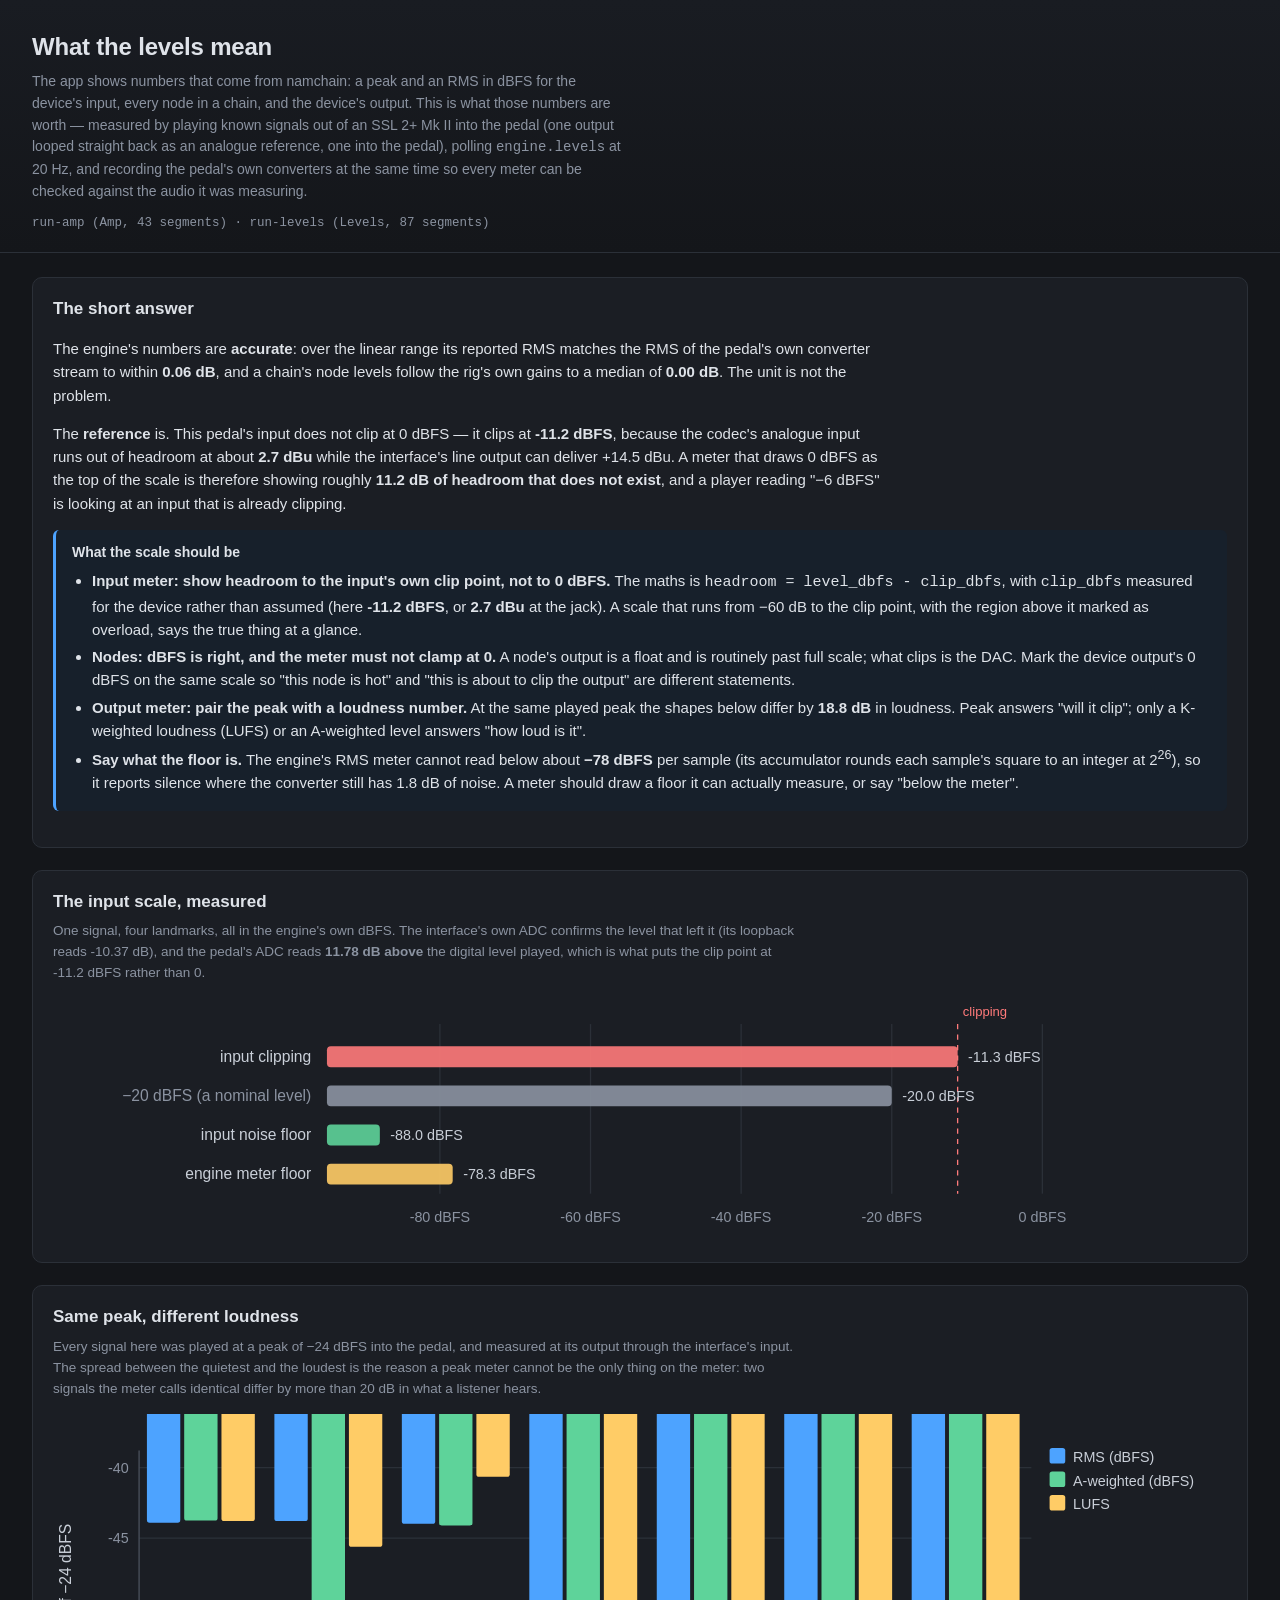
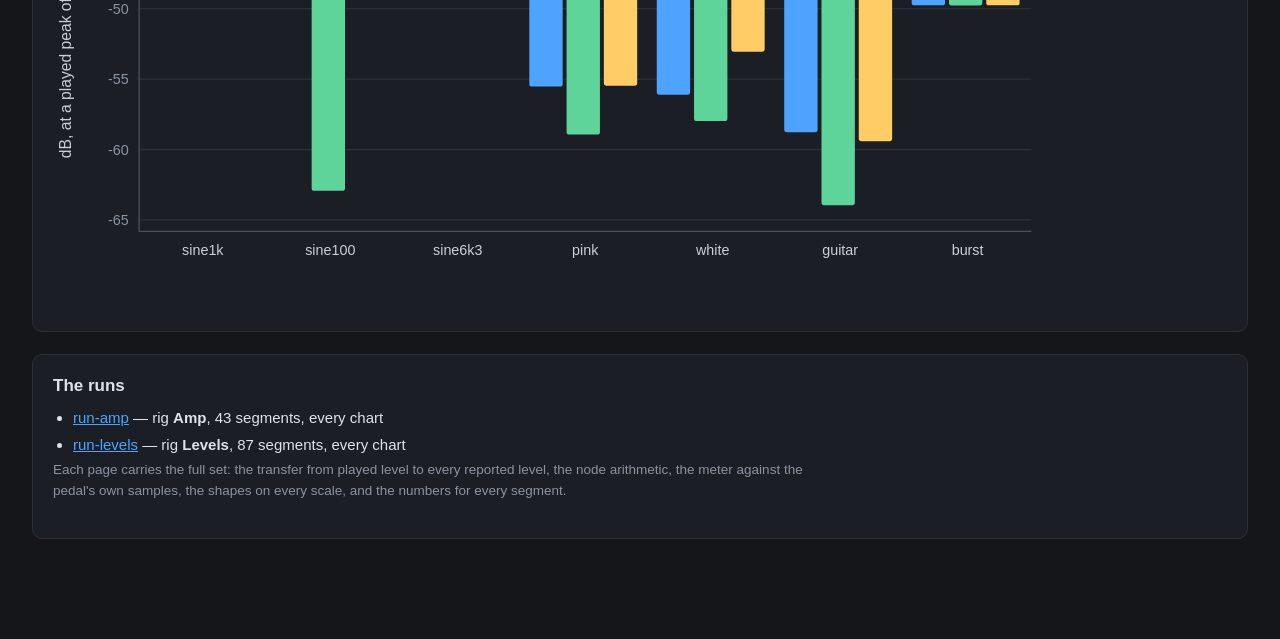
<file: bench-results/2026-10-06-level-scales/index.html>
<!doctype html>
<html lang="en">
<head>
<meta charset="utf-8">
<meta name="viewport" content="width=device-width, initial-scale=1">
<title>Level scales — what the pedal's numbers mean</title>
<style>/* style.css — the campaign's page: a dark report, sized for graphs and long enough to read. */
:root {
  --bg: #14161a;
  --panel: #1b1e24;
  --panel-2: #21252c;
  --line: #2b3038;
  --text: #dfe3e9;
  --dim: #8b93a1;
  --accent: #4da3ff;
  --good: #5ed39a;
  --warn: #ffcc66;
  --bad: #ff7a7a;
}
* { box-sizing: border-box; }
body {
  margin: 0;
  background: var(--bg);
  color: var(--text);
  font: 15px/1.55 -apple-system, BlinkMacSystemFont, "SF Pro Text", "Helvetica Neue", sans-serif;
}
header {
  padding: 28px 32px 18px;
  border-bottom: 1px solid var(--line);
  background: linear-gradient(180deg, #191c22, #14161a);
}
header h1 { margin: 0 0 6px; font-size: 24px; letter-spacing: -0.2px; }
header .sub { color: var(--dim); font-size: 14px; max-width: 76ch; }
header .meta { margin-top: 12px; color: var(--dim); font-size: 12.5px; font-family: ui-monospace, SFMono-Regular, Menlo, monospace; }
main { padding: 24px 32px 80px; max-width: 1400px; margin: 0 auto; }
.card {
  background: var(--panel);
  border: 1px solid var(--line);
  border-radius: 10px;
  padding: 18px 20px 22px;
  margin: 0 0 22px;
}
.card h2 { margin: 0 0 6px; font-size: 17px; }
.card h3 { margin: 18px 0 6px; font-size: 14px; color: var(--text); }
.card p.note { margin: 0 0 14px; color: var(--dim); font-size: 13.5px; max-width: 100ch; }
.card p { max-width: 100ch; }
.chart { width: 100%; height: auto; display: block; }
.legend-entry text { pointer-events: none; }
.tooltip {
  position: fixed; pointer-events: none; opacity: 0; transition: opacity .08s;
  background: #0d0f12; border: 1px solid var(--line); border-radius: 6px;
  padding: 8px 10px; font-size: 12px; color: var(--text); z-index: 40; max-width: 320px;
}
.tooltip .tip-head { color: var(--dim); margin-bottom: 4px; }
.tooltip .dot { display: inline-block; width: 8px; height: 8px; border-radius: 2px; margin-right: 5px; }
.dim { color: var(--dim); }
.table-wrap { overflow-x: auto; max-height: 460px; overflow-y: auto; border: 1px solid var(--line); border-radius: 8px; }
table { border-collapse: collapse; width: 100%; font-size: 12.5px; font-variant-numeric: tabular-nums; }
th, td { text-align: right; padding: 6px 10px; border-bottom: 1px solid var(--line); white-space: nowrap; }
th:first-child, td:first-child { text-align: left; }
thead th { position: sticky; top: 0; background: var(--panel-2); color: var(--dim); font-weight: 600; }
tbody tr:hover { background: #23272f; }
.controls { display: flex; flex-wrap: wrap; gap: 8px; margin: 4px 0 14px; align-items: center; }
.controls label { color: var(--dim); font-size: 12.5px; margin-right: 2px; }
button {
  background: var(--panel-2); color: var(--text); border: 1px solid var(--line);
  border-radius: 6px; padding: 5px 10px; font-size: 12.5px; cursor: pointer;
}
button:hover { border-color: #3d4551; }
button.active { border-color: var(--accent); color: #fff; background: #1d2733; }
.grid2 { display: grid; grid-template-columns: repeat(auto-fit, minmax(420px, 1fr)); gap: 22px; }
.kv { display: grid; grid-template-columns: max-content 1fr; gap: 4px 16px; font-size: 13px; }
.kv div:nth-child(odd) { color: var(--dim); }
.kv div:nth-child(even) { font-variant-numeric: tabular-nums; }
.legend-inline { display: flex; gap: 16px; flex-wrap: wrap; color: var(--dim); font-size: 12.5px; margin: 8px 0 0; }
.swatch { display: inline-block; width: 10px; height: 10px; border-radius: 2px; margin-right: 6px; }
ul.tight { margin: 6px 0 0 0; padding-left: 20px; }
ul.tight li { margin-bottom: 4px; }
.badge { display: inline-block; padding: 1px 7px; border-radius: 999px; font-size: 11.5px; border: 1px solid var(--line); color: var(--dim); }
.badge.good { color: var(--good); border-color: #2a4c3c; }
.badge.warn { color: var(--warn); border-color: #4c422a; }
.badge.bad { color: var(--bad); border-color: #4c2f2f; }

a { color: var(--accent); }
.recommend { background: #17202b; border-left: 3px solid var(--accent); padding: 12px 16px; border-radius: 6px; margin: 14px 0; }
.recommend h3 { margin-top: 0; }
</style>
</head>
<body>
<header>
  <h1>What the levels mean</h1>
  <div class="sub">
    The app shows numbers that come from namchain: a peak and an RMS in dBFS for the device's input,
    every node in a chain, and the device's output. This is what those numbers are worth — measured
    by playing known signals out of an SSL 2+ Mk II into the pedal (one output looped straight back
    as an analogue reference, one into the pedal), polling <code>engine.levels</code> at 20 Hz, and
    recording the pedal's own converters at the same time so every meter can be checked against the
    audio it was measuring.
  </div>
  <div class="meta">run-amp (Amp, 43 segments) · run-levels (Levels, 87 segments)</div>
</header>
<main>
  <section class="card">
    <h2>The short answer</h2>
    <p>
      The engine's numbers are <b>accurate</b>: over the linear range its reported RMS matches the
      RMS of the pedal's own converter stream to within <b>0.06 dB</b>, and a chain's node levels
      follow the rig's own gains to a median of <b>0.00 dB</b>. The unit is not the problem.
    </p>
    <p>
      The <b>reference</b> is. This pedal's input does not clip at 0 dBFS — it clips at
      <b>-11.2 dBFS</b>, because the codec's analogue input runs out of headroom at about
      <b>2.7 dBu</b> while the interface's line output can deliver +14.5 dBu. A meter that draws
      0 dBFS as the top of the scale is therefore showing roughly <b>11.2 dB of headroom that does not
      exist</b>, and a player reading "−6 dBFS" is looking at an input that is already clipping.
    </p>
    <div class="recommend">
      <h3>What the scale should be</h3>
      <ul class="tight">
        <li><b>Input meter: show headroom to the input's own clip point, not to 0 dBFS.</b>
            The maths is <code>headroom = level_dbfs - clip_dbfs</code>, with <code>clip_dbfs</code>
            measured for the device rather than assumed (here <b>-11.2 dBFS</b>, or <b>2.7 dBu</b> at the
            jack). A scale that runs from −60 dB to the clip point, with the region above it marked
            as overload, says the true thing at a glance.</li>
        <li><b>Nodes: dBFS is right, and the meter must not clamp at 0.</b> A node's output is a
            float and is routinely past full scale; what clips is the DAC. Mark the device output's
            0 dBFS on the same scale so "this node is hot" and "this is about to clip the output"
            are different statements.</li>
        <li><b>Output meter: pair the peak with a loudness number.</b> At the same played peak the
            shapes below differ by <b>18.8 dB</b> in loudness. Peak answers "will it clip"; only a
            K-weighted loudness (LUFS) or an A-weighted level answers "how loud is it".</li>
        <li><b>Say what the floor is.</b> The engine's RMS meter cannot read below about
            <b>−78 dBFS</b> per sample (its accumulator rounds each sample's square to an integer at
            2<sup>26</sup>), so it reports silence where the converter still has 1.8 dB of noise. A
            meter should draw a floor it can actually measure, or say "below the meter".</li>
      </ul>
    </div>
  </section>

  <section class="card">
    <h2>The input scale, measured</h2>
    <p class="note">
      One signal, four landmarks, all in the engine's own dBFS. The interface's own ADC confirms the
      level that left it (its loopback reads -10.37 dB), and the pedal's ADC reads
      <b>11.78 dB above</b> the digital level played, which is what puts the clip point at -11.2 dBFS
      rather than 0.
    </p>
    <div id="ladder"></div>
  </section>

  <section class="card">
    <h2>Same peak, different loudness</h2>
    <p class="note">
      Every signal here was played at a peak of −24 dBFS into the pedal, and measured at its output
      through the interface's input. The spread between the quietest and the loudest is the reason a
      peak meter cannot be the only thing on the meter: two signals the meter calls identical differ
      by more than 20 dB in what a listener hears.
    </p>
    <div id="bars"></div>
  </section>

  <section class="card">
    <h2>The runs</h2>
    <ul class="tight"><li><a href="run-amp/index.html">run-amp</a> — rig <b>Amp</b>, 43 segments, every chart</li><li><a href="run-levels/index.html">run-levels</a> — rig <b>Levels</b>, 87 segments, every chart</li></ul>
    <p class="note">
      Each page carries the full set: the transfer from played level to every reported level, the
      node arithmetic, the meter against the pedal's own samples, the shapes on every scale, and the
      numbers for every segment.
    </p>
  </section>
</main>
<script>window.SUMMARY = {"ladder": [{"label": "input clipping", "value": -11.25, "colour": "#ff7a7a", "note": "measured: the first played level whose samples pin"}, {"label": "\u221220 dBFS (a nominal level)", "value": -20.0, "colour": "#8b93a1", "dim": true}, {"label": "input noise floor", "value": -87.97352793980866, "colour": "#5ed39a", "note": "A-weighted, interface connected and silent"}, {"label": "engine meter floor", "value": -78.3, "colour": "#ffcc66", "note": "the probe's accumulator rounds smaller samples to zero"}], "bars": {"categories": ["sine1k", "sine100", "sine6k3", "pink", "white", "guitar", "burst"], "series": [{"name": "RMS (dBFS)", "values": [-43.898821010232005, -43.787872335392564, -43.98567291067459, -55.52821961716471, -56.107896476924005, -58.773241132176366, -49.767766516727264]}, {"name": "A-weighted (dBFS)", "values": [-43.751248026474336, -62.93278542381918, -44.1011362199326, -58.94081778857835, -57.979032696113066, -63.94834732043596, -49.7753632287725]}, {"name": "LUFS", "values": [-43.789308036717365, -45.61331834426381, -40.64453104688438, -55.46787559287509, -53.05356845537995, -59.40995514799998, -49.761262146304006]}]}, "clip": -11.25};</script>
<script>/* app.js — the campaign's graphs, drawn from window.DATA with no dependencies.
 *
 * Three renderers, because the campaign has three kinds of question:
 *   line(host, spec)   how a number moves as the input level moves (transfer curves, loudness,
 *                      node levels, meter accuracy);
 *   bars(host, spec)   several measures of the *same* signal side by side (which scale says what);
 *   ladder(host, spec) where the level is at each stage of one signal, hot at the top.
 *
 * Every chart is an SVG built from a small spec, so a new question is a new spec rather than a new
 * library. Tooltips are shared: one div, positioned per chart on hover.
 */
(function () {
  "use strict";

  const PALETTE = ["#4da3ff", "#5ed39a", "#ffcc66", "#ff7a7a", "#c58cff",
                   "#66d9e8", "#f2a65a", "#a0e060", "#e07ab0", "#8fa3b8"];
  const COLOUR = { grid: "#2b3038", axis: "#4a515c", text: "#c9cfd8", dim: "#8b93a1" };

  const tooltip = document.createElement("div");
  tooltip.className = "tooltip";
  document.addEventListener("DOMContentLoaded", () => document.body.appendChild(tooltip));

  function svgElement(name, attributes) {
    const element = document.createElementNS("http://www.w3.org/2000/svg", name);
    for (const key in attributes) element.setAttribute(key, attributes[key]);
    return element;
  }

  function niceTicks(min, max, count) {
    if (!isFinite(min) || !isFinite(max) || min === max) return [min];
    const span = max - min;
    const raw = span / Math.max(1, count);
    const magnitude = Math.pow(10, Math.floor(Math.log10(raw)));
    const candidates = [1, 2, 2.5, 5, 10].map((m) => m * magnitude);
    const step = candidates.find((c) => c >= raw) || candidates[candidates.length - 1];
    const first = Math.ceil(min / step) * step;
    const ticks = [];
    for (let value = first; value <= max + step * 1e-6; value += step) {
      ticks.push(Math.abs(value) < step * 1e-6 ? 0 : value);
    }
    return ticks;
  }

  function formatTick(value, digits) {
    if (value === 0) return "0";
    const magnitude = Math.abs(value);
    if (magnitude >= 1000 || magnitude < 0.01) return value.toExponential(1);
    let places = digits;
    if (places === undefined) places = magnitude < 10 ? 2 : magnitude < 100 ? 1 : 0;
    return Number(value.toFixed(places)).toString();
  }

  function extent(values) {
    let min = Infinity, max = -Infinity;
    for (const value of values) {
      if (value === null || value === undefined || !isFinite(value)) continue;
      if (value < min) min = value;
      if (value > max) max = value;
    }
    if (min === Infinity) return [0, 1];
    if (min === max) return [min - 1, max + 1];
    return [min, max];
  }

  // ---------------------------------------------------------------- line charts

  function line(host, spec) {
    const width = 900, height = spec.height || 420;
    const margin = { top: 28, right: spec.rightMargin || 200, bottom: 52, left: 66 };
    const plotWidth = width - margin.left - margin.right;
    const plotHeight = height - margin.top - margin.bottom;

    const allX = [], allY = [];
    for (const series of spec.series) {
      for (const point of series.points) {
        if (point[0] === null || point[1] === null) continue;
        allX.push(spec.logX ? Math.log10(point[0]) : point[0]);
        allY.push(point[1]);
      }
    }
    let [xMin, xMax] = spec.xDomain || extent(allX);
    if (spec.logX) { xMin = Math.log10(xMin); xMax = Math.log10(xMax); }
    let [yMin, yMax] = spec.yDomain || extent(allY);
    const pad = (yMax - yMin) * 0.08 || 1;
    yMin -= pad; yMax += pad;

    const xOf = (value) => margin.left + ((spec.logX ? Math.log10(value) : value) - xMin) / (xMax - xMin) * plotWidth;
    const yOf = (value) => margin.top + plotHeight - (value - yMin) / (yMax - yMin) * plotHeight;

    const svg = svgElement("svg", { viewBox: `0 0 ${width} ${height}`, class: "chart" });

    for (const tick of niceTicks(yMin, yMax, 6)) {
      const y = yOf(tick);
      svg.appendChild(svgElement("line", { x1: margin.left, x2: margin.left + plotWidth, y1: y, y2: y, stroke: COLOUR.grid }));
      const label = svgElement("text", { x: margin.left - 8, y: y + 4, "text-anchor": "end", fill: COLOUR.dim, "font-size": 11 });
      label.textContent = formatTick(tick) + (spec.yUnit || "");
      svg.appendChild(label);
    }
    const xTicks = spec.logX
      ? niceTicks(xMin, xMax, 7).map((v) => Math.pow(10, v))
      : niceTicks(xMin, xMax, 7);
    for (const tick of xTicks) {
      const x = xOf(tick);
      if (x < margin.left - 1 || x > margin.left + plotWidth + 1) continue;
      svg.appendChild(svgElement("line", { x1: x, x2: x, y1: margin.top, y2: margin.top + plotHeight, stroke: COLOUR.grid }));
      const label = svgElement("text", { x, y: margin.top + plotHeight + 18, "text-anchor": "middle", fill: COLOUR.dim, "font-size": 11 });
      label.textContent = formatTick(tick, spec.xDigits);
      svg.appendChild(label);
    }
    svg.appendChild(svgElement("line", { x1: margin.left, x2: margin.left + plotWidth, y1: margin.top + plotHeight, y2: margin.top + plotHeight, stroke: COLOUR.axis }));
    svg.appendChild(svgElement("line", { x1: margin.left, x2: margin.left, y1: margin.top, y2: margin.top + plotHeight, stroke: COLOUR.axis }));

    const xLabel = svgElement("text", { x: margin.left + plotWidth / 2, y: height - 10, "text-anchor": "middle", fill: COLOUR.text, "font-size": 12 });
    xLabel.textContent = spec.xLabel || "";
    svg.appendChild(xLabel);
    if (spec.yLabel) {
      const yLabel = svgElement("text", { x: 14, y: margin.top + plotHeight / 2, "text-anchor": "middle", fill: COLOUR.text, "font-size": 12, transform: `rotate(-90 14 ${margin.top + plotHeight / 2})` });
      yLabel.textContent = spec.yLabel;
      svg.appendChild(yLabel);
    }

    for (const reference of spec.references || []) {
      const y = yOf(reference.y);
      if (y < margin.top || y > margin.top + plotHeight) continue;
      svg.appendChild(svgElement("line", { x1: margin.left, x2: margin.left + plotWidth, y1: y, y2: y, stroke: reference.colour || "#5a6472", "stroke-dasharray": "5 4", "stroke-width": 1 }));
      const label = svgElement("text", { x: margin.left + plotWidth - 4, y: y - 5, "text-anchor": "end", fill: reference.colour || COLOUR.dim, "font-size": 10 });
      label.textContent = reference.label;
      svg.appendChild(label);
    }

    const legend = svgElement("g", {});
    spec.series.forEach((series, index) => {
      const colour = series.colour || PALETTE[index % PALETTE.length];
      const points = series.points.filter((p) => p[1] !== null && p[1] !== undefined && isFinite(p[1]));
      if (!points.length) return;
      const path = points.map((p, i) => `${i ? "L" : "M"}${xOf(p[0]).toFixed(1)},${yOf(p[1]).toFixed(1)}`).join(" ");
      svg.appendChild(svgElement("path", { d: path, fill: "none", stroke: colour, "stroke-width": series.width || 2, "stroke-dasharray": series.dash || "none", opacity: series.opacity || 1 }));
      if (series.markers) {
        for (const p of points) {
          svg.appendChild(svgElement("circle", { cx: xOf(p[0]), cy: yOf(p[1]), r: series.markerRadius || 3, fill: colour }));
        }
      }
      const entry = svgElement("g", { class: "legend-entry", style: "cursor:pointer" });
      const y = margin.top + 6 + index * 18;
      entry.appendChild(svgElement("line", { x1: margin.left + plotWidth + 14, x2: margin.left + plotWidth + 34, y1: y, y2: y, stroke: colour, "stroke-width": 3, "stroke-dasharray": series.dash || "none" }));
      const text = svgElement("text", { x: margin.left + plotWidth + 39, y: y + 4, fill: COLOUR.text, "font-size": 11 });
      text.textContent = series.name;
      entry.appendChild(text);
      svg.appendChild(entry);
    });

    const hover = svgElement("line", { x1: 0, x2: 0, y1: margin.top, y2: margin.top + plotHeight, stroke: "#7d8798", "stroke-dasharray": "3 3", opacity: 0 });
    svg.appendChild(hover);
    svg.addEventListener("mousemove", (event) => {
      const box = svg.getBoundingClientRect();
      const px = (event.clientX - box.left) / box.width * width;
      const value = xMin + (px - margin.left) / plotWidth * (xMax - xMin);
      const x = spec.logX ? Math.pow(10, value) : value;
      hover.setAttribute("x1", px); hover.setAttribute("x2", px); hover.setAttribute("opacity", 1);
      const rows = spec.series.map((series, index) => {
        let best = null;
        for (const point of series.points) {
          if (point[1] === null || !isFinite(point[1])) continue;
          const distance = Math.abs(Math.log10(point[0]) - Math.log10(x));
          if (!best || distance < best.distance) best = { distance, point };
        }
        if (!best) return null;
        return `<div><span class="dot" style="background:${series.colour || PALETTE[index % PALETTE.length]}"></span>${series.name}: <b>${best.point[1].toFixed(2)}</b></div>`;
      }).filter(Boolean).join("");
      tooltip.innerHTML = `<div class="tip-head">${spec.xLabel || ""} ${formatTick(x, spec.xDigits)}</div>${rows}`;
      tooltip.style.opacity = 1;
      tooltip.style.left = Math.min(event.clientX + 14, window.innerWidth - 260) + "px";
      tooltip.style.top = (event.clientY + 14) + "px";
    });
    svg.addEventListener("mouseleave", () => { tooltip.style.opacity = 0; hover.setAttribute("opacity", 0); });

    host.appendChild(svg);
  }

  // ---------------------------------------------------------------- bar charts

  function bars(host, spec) {
    const width = 900, height = spec.height || 380;
    const margin = { top: 28, right: 150, bottom: 60, left: 66 };
    const plotWidth = width - margin.left - margin.right;
    const plotHeight = height - margin.top - margin.bottom;
    const values = spec.series.flatMap((s) => s.values.filter((v) => v !== null && isFinite(v)));
    let [yMin, yMax] = spec.yDomain || extent(values);
    const pad = (yMax - yMin) * 0.08 || 1;
    yMin -= pad; yMax += pad;
    const yOf = (value) => margin.top + plotHeight - (value - yMin) / (yMax - yMin) * plotHeight;

    const svg = svgElement("svg", { viewBox: `0 0 ${width} ${height}`, class: "chart" });
    for (const tick of niceTicks(yMin, yMax, 6)) {
      const y = yOf(tick);
      svg.appendChild(svgElement("line", { x1: margin.left, x2: margin.left + plotWidth, y1: y, y2: y, stroke: COLOUR.grid }));
      const label = svgElement("text", { x: margin.left - 8, y: y + 4, "text-anchor": "end", fill: COLOUR.dim, "font-size": 11 });
      label.textContent = formatTick(tick) + (spec.yUnit || "");
      svg.appendChild(label);
    }
    const groupWidth = plotWidth / spec.categories.length;
    const barWidth = Math.min(38, (groupWidth - 12) / spec.series.length);
    spec.categories.forEach((category, index) => {
      const centre = margin.left + groupWidth * (index + 0.5);
      spec.series.forEach((series, s) => {
        const value = series.values[index];
        if (value === null || !isFinite(value)) return;
        const x = centre - (spec.series.length * barWidth) / 2 + s * barWidth;
        const y = yOf(value);
        const zero = yOf(Math.max(yMin, 0));
        const rect = svgElement("rect", {
          x, y: Math.min(y, zero), width: barWidth - 3, height: Math.abs(zero - y),
          fill: series.colour || PALETTE[s % PALETTE.length], rx: 2,
        });
        rect.addEventListener("mouseenter", (event) => {
          tooltip.innerHTML = `<div class="tip-head">${category}</div><div><span class="dot" style="background:${series.colour || PALETTE[s % PALETTE.length]}"></span>${series.name}: <b>${value.toFixed(2)}</b></div>`;
          tooltip.style.opacity = 1;
          tooltip.style.left = (event.clientX + 14) + "px";
          tooltip.style.top = (event.clientY + 14) + "px";
        });
        rect.addEventListener("mouseleave", () => { tooltip.style.opacity = 0; });
        svg.appendChild(rect);
      });
      const label = svgElement("text", { x: centre, y: margin.top + plotHeight + 18, "text-anchor": "middle", fill: COLOUR.text, "font-size": 11 });
      label.textContent = category;
      svg.appendChild(label);
    });
    svg.appendChild(svgElement("line", { x1: margin.left, x2: margin.left + plotWidth, y1: margin.top + plotHeight, y2: margin.top + plotHeight, stroke: COLOUR.axis }));
    svg.appendChild(svgElement("line", { x1: margin.left, x2: margin.left, y1: margin.top, y2: margin.top + plotHeight, stroke: COLOUR.axis }));
    if (spec.yLabel) {
      const yLabel = svgElement("text", { x: 14, y: margin.top + plotHeight / 2, "text-anchor": "middle", fill: COLOUR.text, "font-size": 12, transform: `rotate(-90 14 ${margin.top + plotHeight / 2})` });
      yLabel.textContent = spec.yLabel;
      svg.appendChild(yLabel);
    }
    spec.series.forEach((series, index) => {
      const y = margin.top + 6 + index * 18;
      svg.appendChild(svgElement("rect", { x: margin.left + plotWidth + 14, y: y - 8, width: 12, height: 12, fill: series.colour || PALETTE[index % PALETTE.length], rx: 2 }));
      const text = svgElement("text", { x: margin.left + plotWidth + 32, y: y + 3, fill: COLOUR.text, "font-size": 11 });
      text.textContent = series.name;
      svg.appendChild(text);
    });
    host.appendChild(svg);
  }

  // ---------------------------------------------------------------- ladders

  function ladder(host, spec) {
    const rows = spec.rows;
    const width = 900;
    const rowHeight = 30;
    const height = rows.length * rowHeight + 66;
    const margin = { top: 30, right: 130, bottom: 36, left: 210 };
    const plotWidth = width - margin.left - margin.right;
    const values = rows.map((r) => r.value).filter((v) => v !== null && isFinite(v));
    let [xMin, xMax] = spec.xDomain || extent(values);
    if (spec.xDomain) { xMin = spec.xDomain[0]; xMax = spec.xDomain[1]; }
    const xOf = (value) => margin.left + (value - xMin) / (xMax - xMin) * plotWidth;

    const svg = svgElement("svg", { viewBox: `0 0 ${width} ${height}`, class: "chart" });
    for (const tick of niceTicks(xMin, xMax, 8)) {
      const x = xOf(tick);
      svg.appendChild(svgElement("line", { x1: x, x2: x, y1: margin.top - 10, y2: margin.top + rows.length * rowHeight, stroke: COLOUR.grid }));
      const label = svgElement("text", { x, y: height - 14, "text-anchor": "middle", fill: COLOUR.dim, "font-size": 11 });
      label.textContent = formatTick(tick) + (spec.xUnit || "");
      svg.appendChild(label);
    }
    for (const reference of spec.references || []) {
      const x = xOf(reference.x);
      svg.appendChild(svgElement("line", { x1: x, x2: x, y1: margin.top - 10, y2: margin.top + rows.length * rowHeight, stroke: reference.colour || "#6b7484", "stroke-dasharray": "4 4" }));
      const label = svgElement("text", { x: x + 4, y: margin.top - 16, fill: reference.colour || COLOUR.dim, "font-size": 10 });
      label.textContent = reference.label;
      svg.appendChild(label);
    }
    rows.forEach((row, index) => {
      const y = margin.top + index * rowHeight + rowHeight / 2;
      const label = svgElement("text", { x: margin.left - 12, y: y + 4, "text-anchor": "end", fill: row.dim ? COLOUR.dim : COLOUR.text, "font-size": 12 });
      label.textContent = row.label;
      svg.appendChild(label);
      if (row.value === null || !isFinite(row.value)) return;
      // A value below the axis is not drawn as a bar outside the plot: it gets a stub at the left
      // edge, because "quieter than this scale shows" is the fact worth seeing.
      const below = row.value < xMin;
      const left = xOf(xMin);
      const right = below ? left + 3 : xOf(row.value);
      const bar = svgElement("rect", {
        x: left, y: y - 8, width: Math.max(2, right - left), height: 16,
        fill: row.colour || PALETTE[0], rx: 3, opacity: row.opacity || 0.9,
      });
      bar.addEventListener("mouseenter", (event) => {
        tooltip.innerHTML = `<div class="tip-head">${row.label}</div><div><b>${row.value.toFixed(2)}</b> ${spec.xUnit || ""}${row.note ? "<br><span class='dim'>" + row.note + "</span>" : ""}</div>`;
        tooltip.style.opacity = 1;
        tooltip.style.left = (event.clientX + 14) + "px";
        tooltip.style.top = (event.clientY + 14) + "px";
      });
      bar.addEventListener("mouseleave", () => { tooltip.style.opacity = 0; });
      svg.appendChild(bar);
      const text = svgElement("text", { x: (below ? left + 10 : xOf(row.value) + 8), y: y + 4, fill: below ? COLOUR.dim : COLOUR.text, "font-size": 11 });
      text.textContent = (below ? "< " + xMin.toFixed(0) + " (" + row.value.toFixed(1) + ")" : row.value.toFixed(1)) + (spec.xUnit || "");
      svg.appendChild(text);
    });
    host.appendChild(svg);
  }

  // ---------------------------------------------------------------- page

  function el(tag, className, html) {
    const node = document.createElement(tag);
    if (className) node.className = className;
    if (html !== undefined) node.innerHTML = html;
    return node;
  }

  function section(title, note) {
    const wrapper = el("section", "card");
    wrapper.appendChild(el("h2", null, title));
    if (note) wrapper.appendChild(el("p", "note", note));
    return wrapper;
  }

  function table(host, columns, rows) {
    const html = [`<table><thead><tr>${columns.map((c) => `<th>${c.label}</th>`).join("")}</tr></thead><tbody>`];
    for (const row of rows) {
      html.push(`<tr>${columns.map((c) => `<td>${c.get(row)}</td>`).join("")}</tr>`);
    }
    html.push("</tbody></table>");
    const wrapper = el("div", "table-wrap", html.join(""));
    host.appendChild(wrapper);
  }

  window.Campaign = { line, bars, ladder, section, table, el, PALETTE, COLOUR };
})();
</script>
<script>
(function () {
  const { ladder, bars } = window.Campaign;
  const data = window.SUMMARY;
  ladder(document.getElementById("ladder"), {
    rows: data.ladder, xUnit: " dBFS", xDomain: [-95, 2],
    references: [{ x: data.clip, label: "clipping", colour: "#ff7a7a" }],
  });
  bars(document.getElementById("bars"), Object.assign({ yLabel: "dB, at a played peak of −24 dBFS" }, data.bars));
})();
</script>
</body>
</html>
</file>
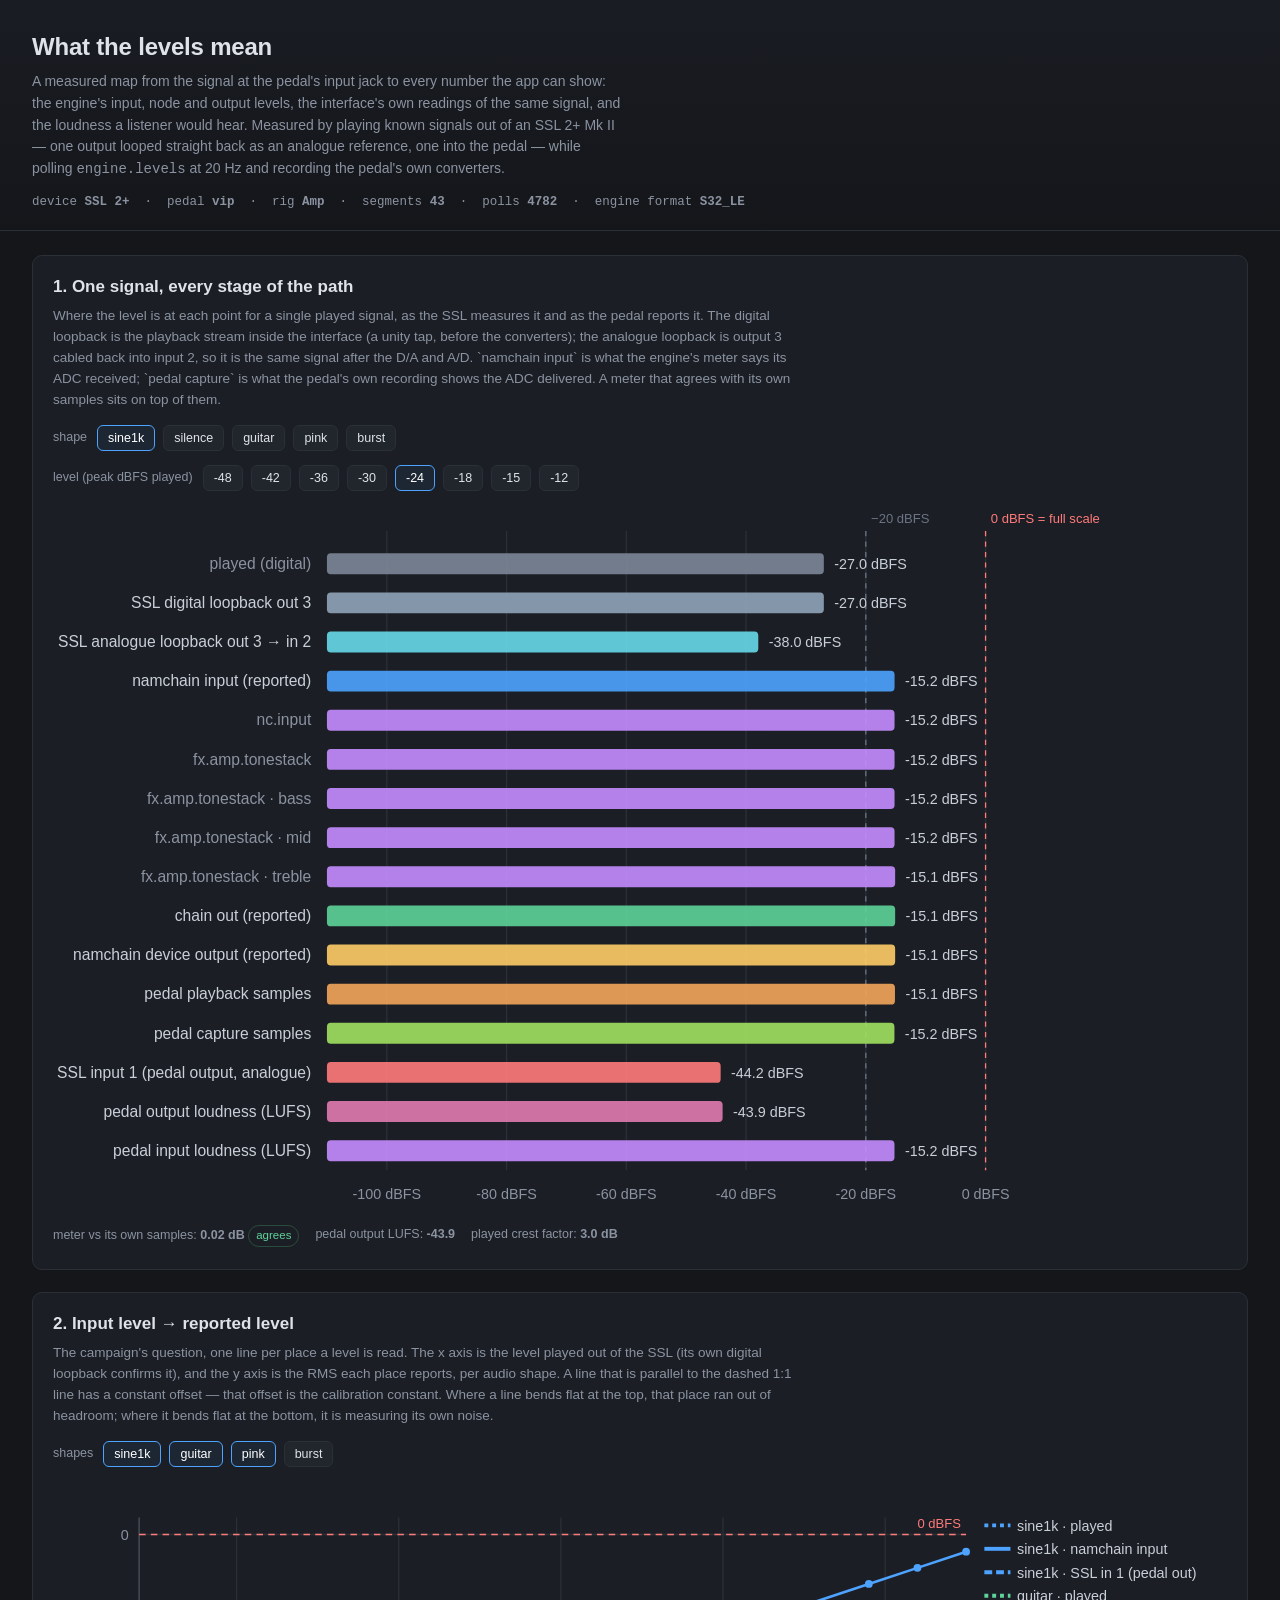
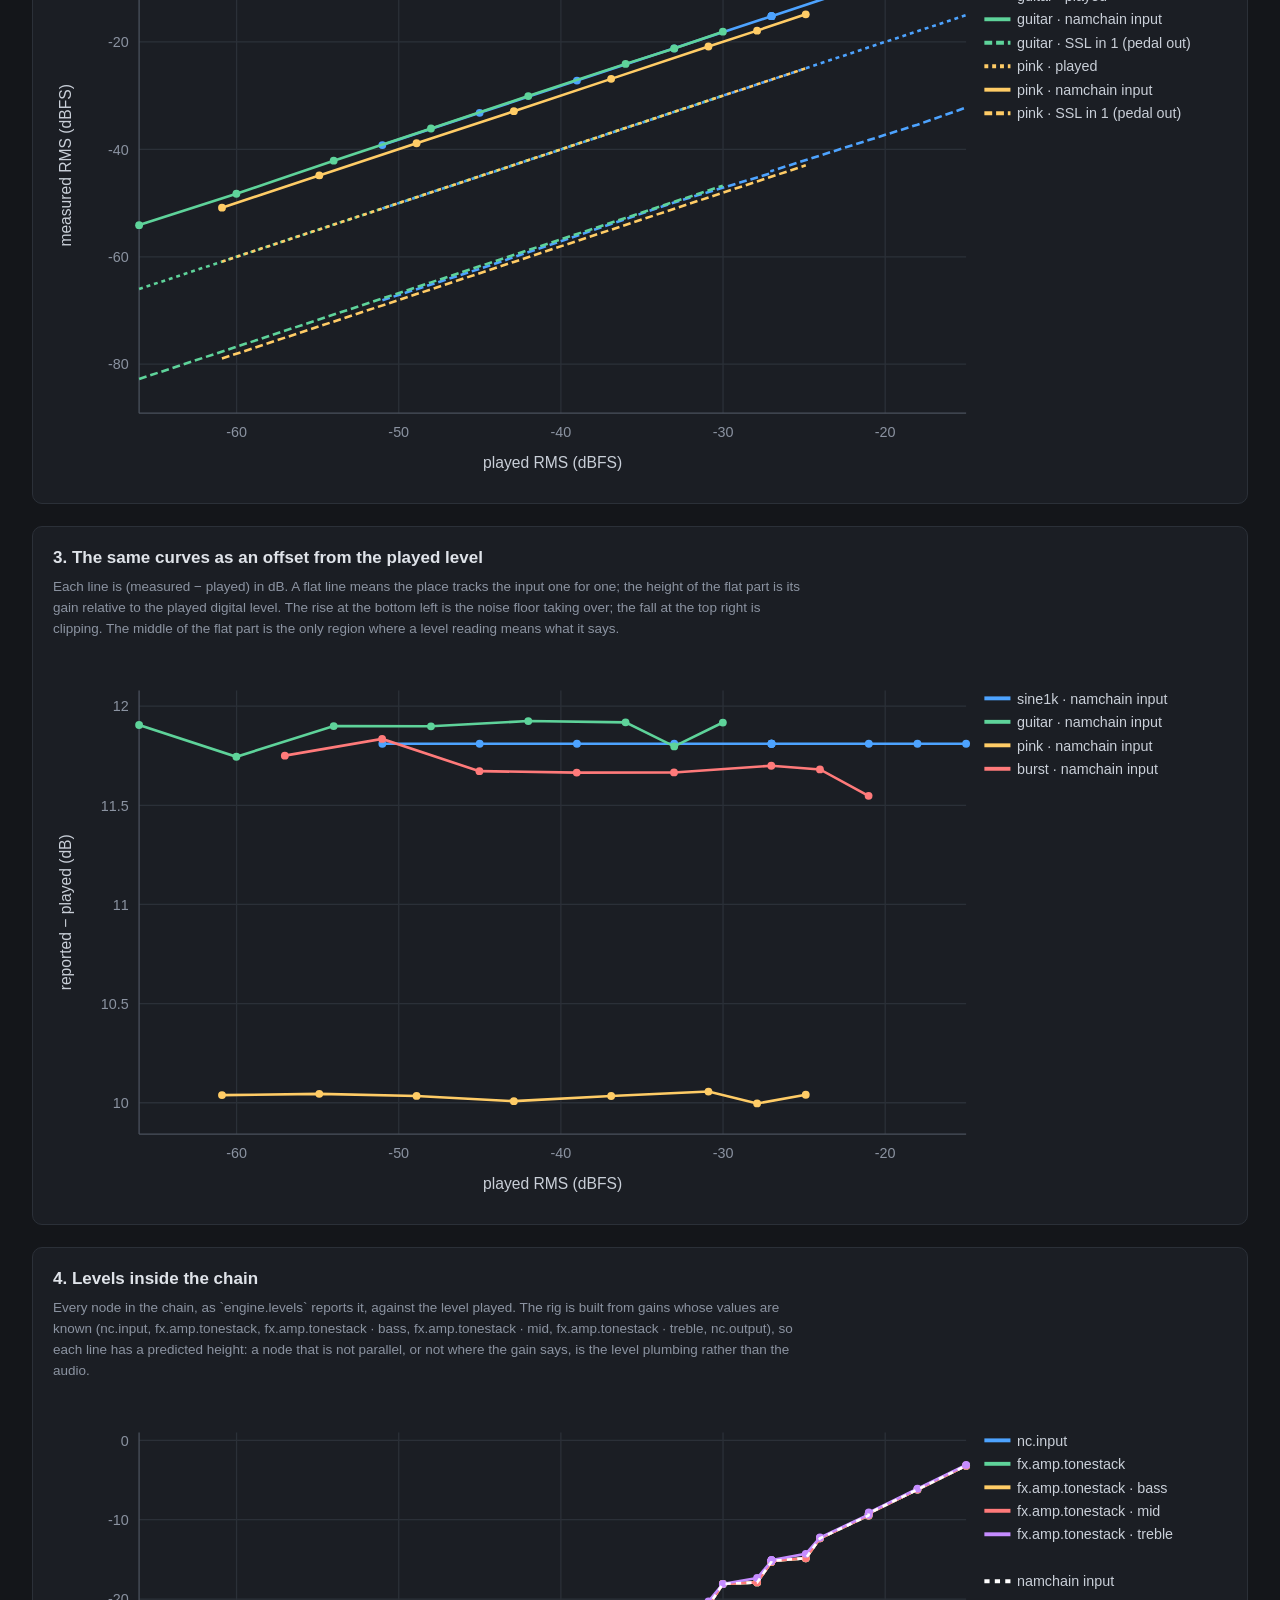
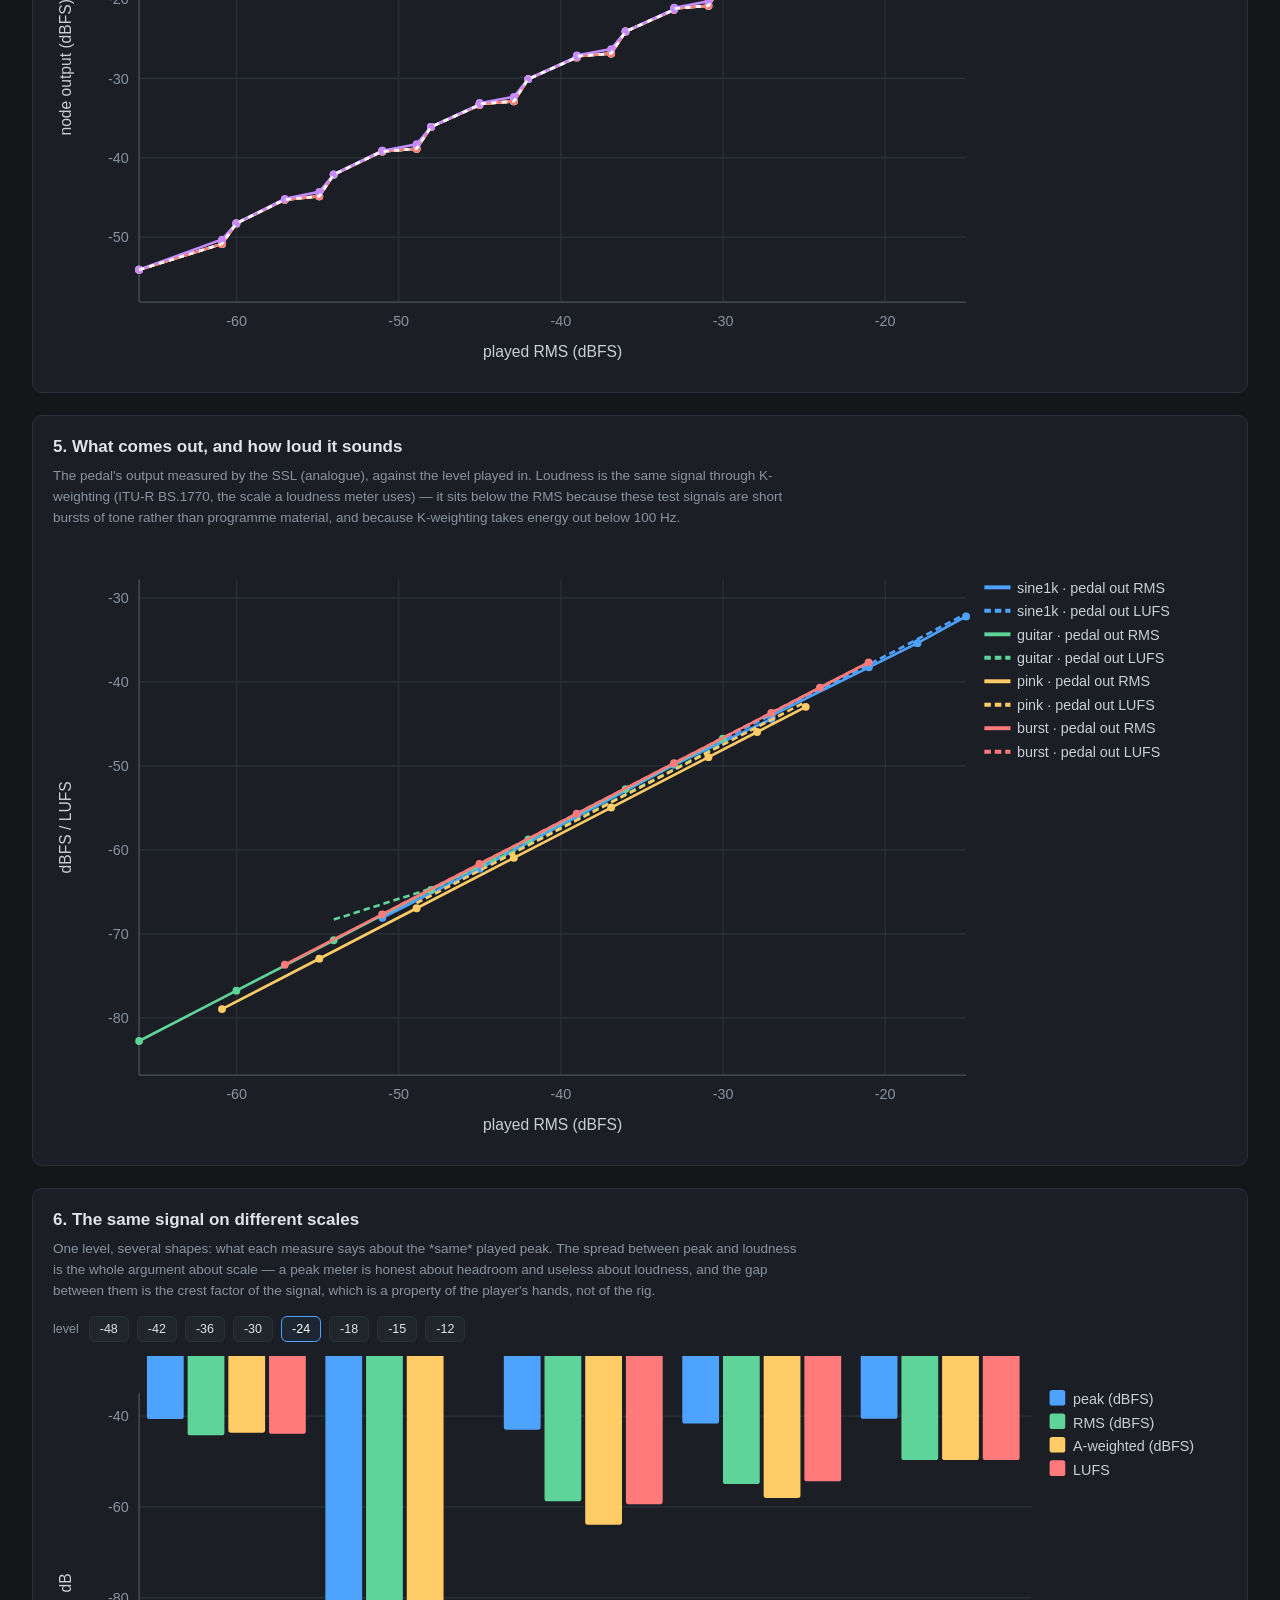
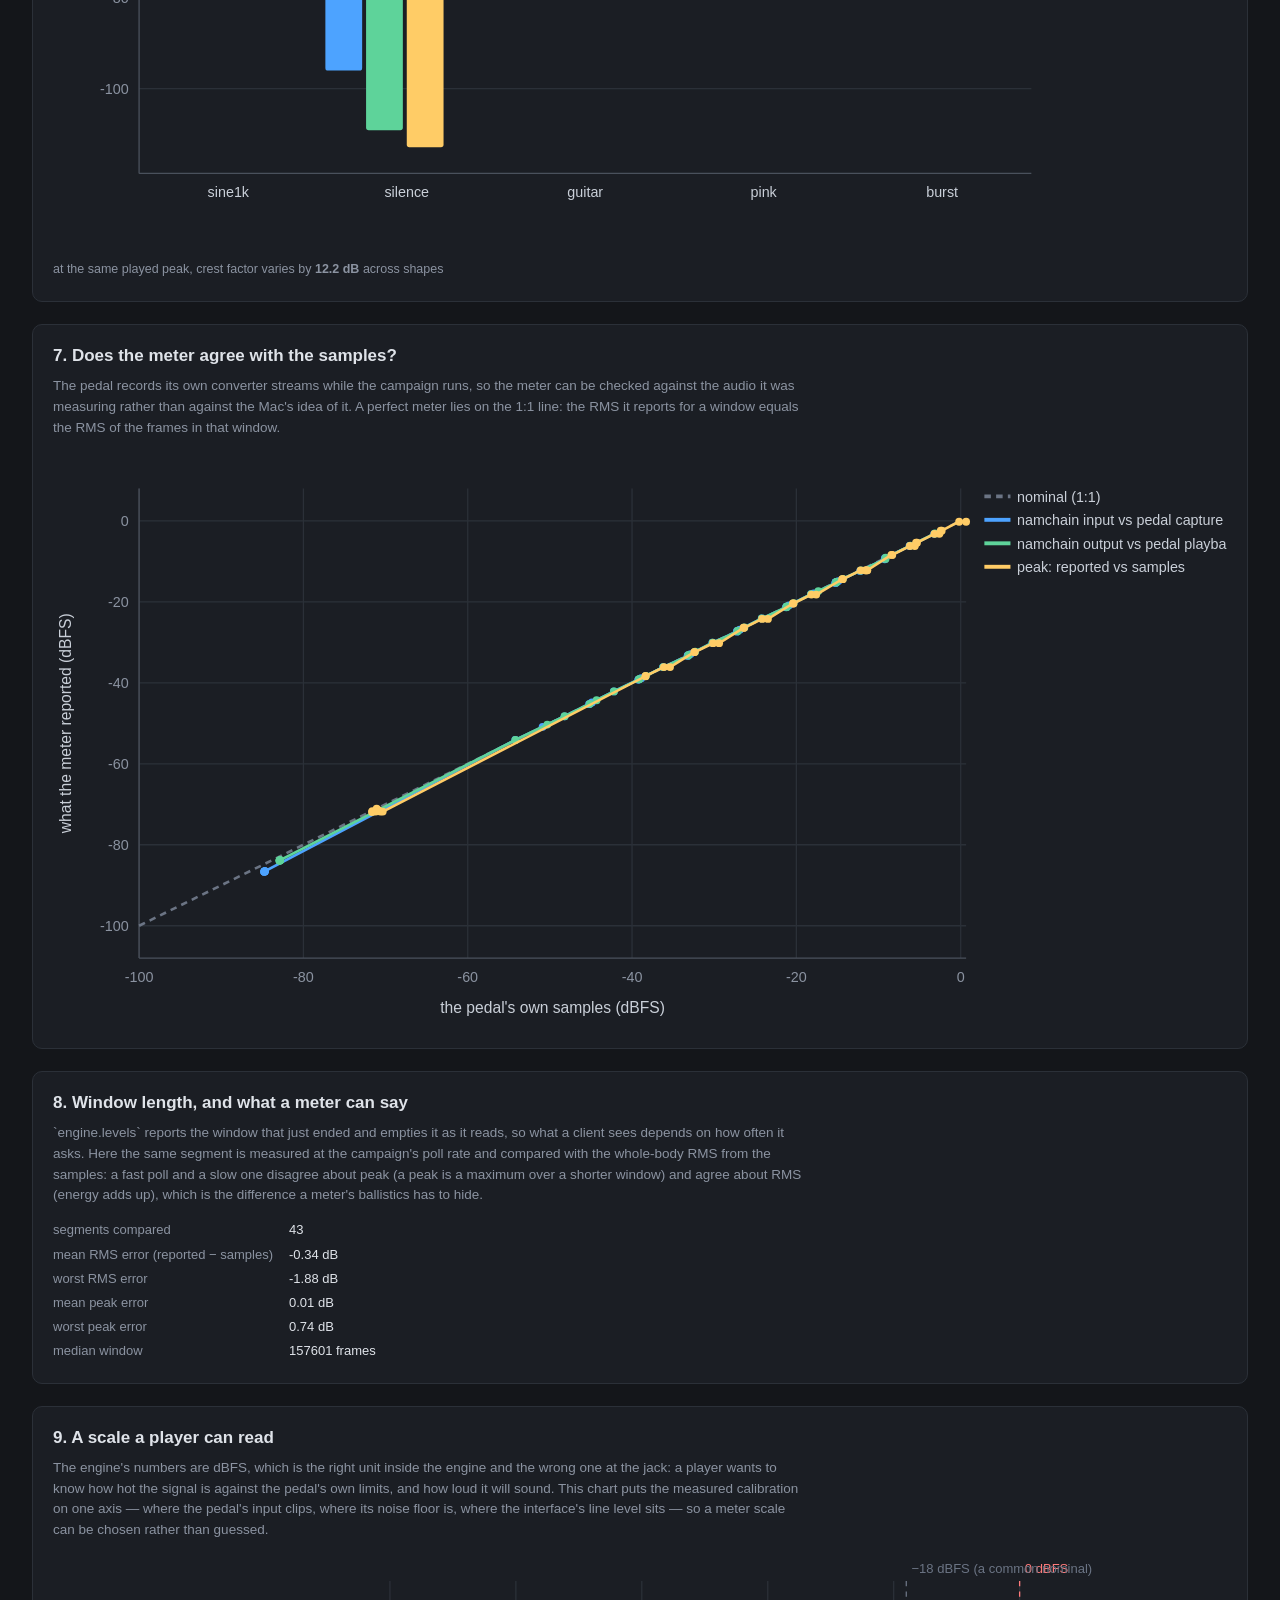
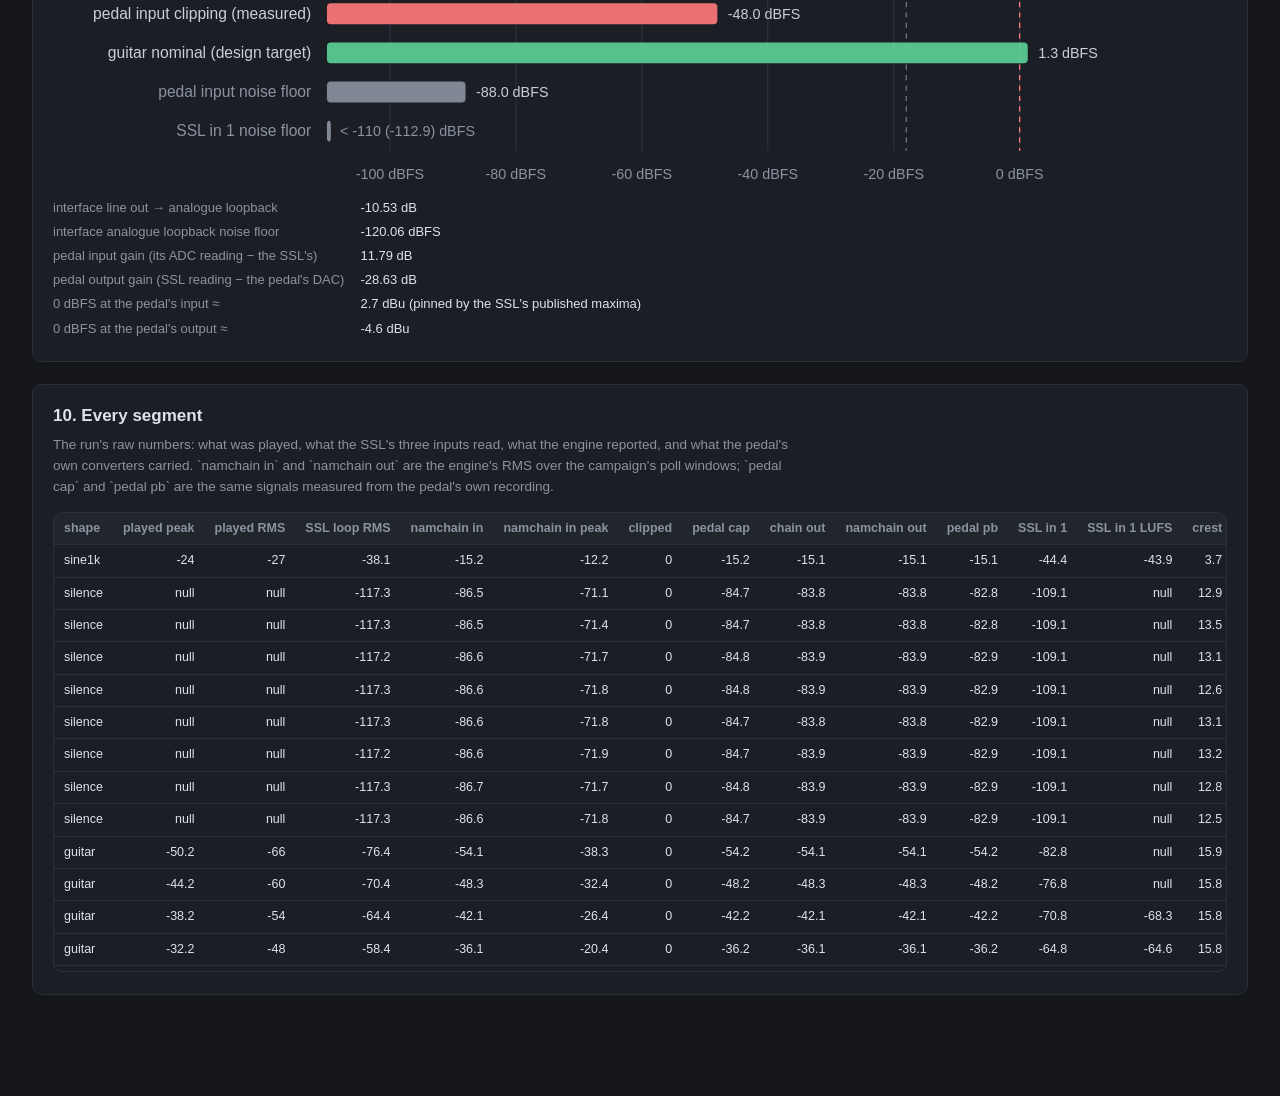
<file: bench-results/2026-10-06-level-scales/run-amp/index.html>
<!doctype html>
<html lang="en">
<head>
<meta charset="utf-8">
<meta name="viewport" content="width=device-width, initial-scale=1">
<title>Level scales — pedal input, chain nodes, output</title>
<style>
/* style.css — the campaign's page: a dark report, sized for graphs and long enough to read. */
:root {
  --bg: #14161a;
  --panel: #1b1e24;
  --panel-2: #21252c;
  --line: #2b3038;
  --text: #dfe3e9;
  --dim: #8b93a1;
  --accent: #4da3ff;
  --good: #5ed39a;
  --warn: #ffcc66;
  --bad: #ff7a7a;
}
* { box-sizing: border-box; }
body {
  margin: 0;
  background: var(--bg);
  color: var(--text);
  font: 15px/1.55 -apple-system, BlinkMacSystemFont, "SF Pro Text", "Helvetica Neue", sans-serif;
}
header {
  padding: 28px 32px 18px;
  border-bottom: 1px solid var(--line);
  background: linear-gradient(180deg, #191c22, #14161a);
}
header h1 { margin: 0 0 6px; font-size: 24px; letter-spacing: -0.2px; }
header .sub { color: var(--dim); font-size: 14px; max-width: 76ch; }
header .meta { margin-top: 12px; color: var(--dim); font-size: 12.5px; font-family: ui-monospace, SFMono-Regular, Menlo, monospace; }
main { padding: 24px 32px 80px; max-width: 1400px; margin: 0 auto; }
.card {
  background: var(--panel);
  border: 1px solid var(--line);
  border-radius: 10px;
  padding: 18px 20px 22px;
  margin: 0 0 22px;
}
.card h2 { margin: 0 0 6px; font-size: 17px; }
.card h3 { margin: 18px 0 6px; font-size: 14px; color: var(--text); }
.card p.note { margin: 0 0 14px; color: var(--dim); font-size: 13.5px; max-width: 100ch; }
.card p { max-width: 100ch; }
.chart { width: 100%; height: auto; display: block; }
.legend-entry text { pointer-events: none; }
.tooltip {
  position: fixed; pointer-events: none; opacity: 0; transition: opacity .08s;
  background: #0d0f12; border: 1px solid var(--line); border-radius: 6px;
  padding: 8px 10px; font-size: 12px; color: var(--text); z-index: 40; max-width: 320px;
}
.tooltip .tip-head { color: var(--dim); margin-bottom: 4px; }
.tooltip .dot { display: inline-block; width: 8px; height: 8px; border-radius: 2px; margin-right: 5px; }
.dim { color: var(--dim); }
.table-wrap { overflow-x: auto; max-height: 460px; overflow-y: auto; border: 1px solid var(--line); border-radius: 8px; }
table { border-collapse: collapse; width: 100%; font-size: 12.5px; font-variant-numeric: tabular-nums; }
th, td { text-align: right; padding: 6px 10px; border-bottom: 1px solid var(--line); white-space: nowrap; }
th:first-child, td:first-child { text-align: left; }
thead th { position: sticky; top: 0; background: var(--panel-2); color: var(--dim); font-weight: 600; }
tbody tr:hover { background: #23272f; }
.controls { display: flex; flex-wrap: wrap; gap: 8px; margin: 4px 0 14px; align-items: center; }
.controls label { color: var(--dim); font-size: 12.5px; margin-right: 2px; }
button {
  background: var(--panel-2); color: var(--text); border: 1px solid var(--line);
  border-radius: 6px; padding: 5px 10px; font-size: 12.5px; cursor: pointer;
}
button:hover { border-color: #3d4551; }
button.active { border-color: var(--accent); color: #fff; background: #1d2733; }
.grid2 { display: grid; grid-template-columns: repeat(auto-fit, minmax(420px, 1fr)); gap: 22px; }
.kv { display: grid; grid-template-columns: max-content 1fr; gap: 4px 16px; font-size: 13px; }
.kv div:nth-child(odd) { color: var(--dim); }
.kv div:nth-child(even) { font-variant-numeric: tabular-nums; }
.legend-inline { display: flex; gap: 16px; flex-wrap: wrap; color: var(--dim); font-size: 12.5px; margin: 8px 0 0; }
.swatch { display: inline-block; width: 10px; height: 10px; border-radius: 2px; margin-right: 6px; }
ul.tight { margin: 6px 0 0 0; padding-left: 20px; }
ul.tight li { margin-bottom: 4px; }
.badge { display: inline-block; padding: 1px 7px; border-radius: 999px; font-size: 11.5px; border: 1px solid var(--line); color: var(--dim); }
.badge.good { color: var(--good); border-color: #2a4c3c; }
.badge.warn { color: var(--warn); border-color: #4c422a; }
.badge.bad { color: var(--bad); border-color: #4c2f2f; }

</style>
</head>
<body>
<header>
  <h1>What the levels mean</h1>
  <div class="sub">
    A measured map from the signal at the pedal's input jack to every number the app can show:
    the engine's input, node and output levels, the interface's own readings of the same signal,
    and the loudness a listener would hear. Measured by playing known signals out of an SSL 2+
    Mk II — one output looped straight back as an analogue reference, one into the pedal — while
    polling <code>engine.levels</code> at 20 Hz and recording the pedal's own converters.
  </div>
  <div class="meta"></div>
</header>
<main id="main"></main>
<script>window.DATA = {"node_labels": {"9FB6F5DC-BEAC-45D6-AA6A-D67D84A8A0E3": "nc.input", "A7F4DD6C-22A5-46DE-9155-11D47278311F": "fx.amp.tonestack", "37EF5B33-1AE4-4B7E-B58F-48721E9573AB": "nc.output"}, "node_predictions": {}, "calibration": {"loopback_transfer_db": -10.527039236881535, "loopback_floor_dbfs": -120.05745768992962, "pedal_input_offset_db": 11.790221649655887, "meter_offset_db": 11.810299870165807, "pedal_output_offset_db": -28.63381796794576, "input_clip_dbfs": -48.0, "input_clip_dbfs_by_counting_clips": null, "input_clip_dbfs_from_samples": null, "input_floor_dbfs": -87.98774791045426, "ssl_floor_dbfs": -112.8695769430565, "output_clip_dbfs": null, "input_full_scale_dbu": 2.709778350344113, "nominal_dbfs": 1.2902216496558871, "output_full_scale_dbu": -4.63381796794576}, "pedal_host": "vip", "rig": "Amp", "rig_requested": "amp", "device": "SSL 2+", "in_map": "1,2,5,6", "out_map": "3,4", "record": {"active": false, "dropped": 0, "enabled": true, "inserted": 0, "name": "levels-20261006-103347", "overflows": 0, "path": "/var/lib/namchain/recordings/levels-20261006-103347", "periods": 233993, "seconds": 311.99066666666664, "xruns": 0}, "run_dir": "/Users/rik/code.local/ljoss/bench-results/2026-10-06-level-scales/run-amp", "poller": {"windows": 4782, "errors": 0, "started": 1791279227.639188, "finished": 1791279539.621023}, "status_before": {"adopted_generation": 7, "assets": {"irs": 1538, "irs_root": "/var/lib/pedal/library/irs", "models": 52, "models_root": "/var/lib/pedal/library/models", "scan": 1}, "audible_generation": 7, "backend": "alsa_raw", "backend_diagnostics": {"buffer_size": 384, "bytes_per_sample": 4, "capture_overruns": 1, "floor_inserted_frames": 0, "gate_capture_xruns": 1, "occupancy_mismatches": 1, "output_target_drops": 0, "period_exact": 1, "playback_underruns": 1, "recoveries": 2, "settle_discarded_frames": 0}, "blocks": 1361426, "capture_channels": 2, "chains": [{"adopted_generation": 7, "audible_generation": 7, "failed_nodes": 0, "generation": 7, "guard_trips": 0, "id": "A358C9F4-9DD4-48E7-B12E-A0C69ED4E157", "input_channel": 0, "missing_assets": [], "muted": false, "name": "Guitar", "output_channel": 0, "slimmed_models": [], "target_generation": 7, "transition_active": false}], "control": {"tcp_address": "0.0.0.0", "tcp_connections": 2, "tcp_listening": true, "tcp_max_connections": 4, "tcp_max_message_bytes": 1048576, "tcp_port": 47810, "tcp_token_required": true, "unix_connections": 0, "unix_socket": "/run/namchain/namchaind.sock"}, "device": "hw:CARD=wm8960,DEV=0", "device_lost": 0, "device_restored": 0, "fade_ms": 5.0, "failed_nodes": 0, "features": ["multi_chain", "documents", "rig_apply", "rig_get_document", "structural_crossfade", "smooth_params", "bypass", "guard", "per_chain_mute", "schema", "tcp_transport", "assets", "record", "local_transitions", "meta", "bypass_ramp", "model_budget", "levels"], "format": "S32_LE", "generation": 7, "guard_trips": 0, "health": "ok", "issues": [], "last_transitions": [{"chain": "A358C9F4-9DD4-48E7-B12E-A0C69ED4E157", "kind": "crossfade"}], "levels": {"audible_generation": 7, "blocks": 1361426, "chains": [{"id": "A358C9F4-9DD4-48E7-B12E-A0C69ED4E157", "muted": false, "name": "Guitar", "nodes": [{"element": "5976AD1D-F963-4DD0-8294-D1C8933D48DA", "frames": 35072, "node": "5976AD1D-F963-4DD0-8294-D1C8933D48DA", "peak": -71.1, "rms": -86.3, "role": ""}, {"element": "4C766F44-CA3E-4CEC-BDF1-3FF8F9FFDC63", "frames": 35136, "node": "4C766F44-CA3E-4CEC-BDF1-3FF8F9FFDC63", "peak": -71.1, "rms": -86.3, "role": ""}, {"element": "4C766F44-CA3E-4CEC-BDF1-3FF8F9FFDC63", "frames": 35136, "node": "4C766F44-CA3E-4CEC-BDF1-3FF8F9FFDC63", "peak": -71.1, "rms": -86.3, "role": "bass"}, {"element": "4C766F44-CA3E-4CEC-BDF1-3FF8F9FFDC63", "frames": 35136, "node": "4C766F44-CA3E-4CEC-BDF1-3FF8F9FFDC63", "peak": -71.1, "rms": -86.3, "role": "mid"}, {"element": "4C766F44-CA3E-4CEC-BDF1-3FF8F9FFDC63", "frames": 35127, "node": "4C766F44-CA3E-4CEC-BDF1-3FF8F9FFDC63", "peak": -71.1, "rms": -86.3, "role": "treble"}, {"element": "84A502B0-D856-49BF-AF0D-C5BC41409232", "frames": 35072, "node": "84A502B0-D856-49BF-AF0D-C5BC41409232", "peak": -63.4, "rms": -76.9, "role": ""}, {"element": "27D497F9-1327-4AEC-AFD2-286BA194BF7B", "frames": 35072, "node": "27D497F9-1327-4AEC-AFD2-286BA194BF7B", "peak": -73.9, "rms": -91.7, "role": ""}, {"element": "9BE39FF0-600B-4AD8-959D-54C7E5B2CEB5", "frames": 35072, "node": "9BE39FF0-600B-4AD8-959D-54C7E5B2CEB5", "peak": -73.9, "rms": -91.8, "role": ""}, {"element": "9BE39FF0-600B-4AD8-959D-54C7E5B2CEB5", "frames": 0, "node": "9BE39FF0-600B-4AD8-959D-54C7E5B2CEB5", "peak": -200.0, "rms": -200.0, "role": ""}], "out": {"clipped": 0, "frames": 35136, "peak": -73.9, "rms": -91.8}, "output_channel": 0}], "generation": 7, "input": {"clipped": [0, 0], "frames": [35072, 35072], "peak": [-71.1, -73.5], "rms": [-86.3, -88.4]}, "nodes": 9, "output": {"clipped": [0, 0], "frames": [35136, 35136], "peak": [-73.9, -200.0], "rms": [-91.8, -200.0]}, "period_size": 64, "sample_rate": 48000, "state": "running", "truncated": false}, "local_base_mismatches": 0, "local_transitions": 0, "max_chains": 8, "max_concurrent_transitions": 1, "memory_locked": true, "model_budget": {"budget_bytes": 458752, "configured_per_core_bytes": 458752, "full_bytes": 300808, "heaviest_chain": 0, "heaviest_chain_bytes": 300808, "over": false, "per_chain_bytes": 458752, "used_bytes": 300808}, "mute": false, "param_edits": "ramped", "params_applied": 0, "params_stale": 0, "period_size": 64, "playback_channels": 2, "protocol": 2, "queue": {"capture_bursts": 0, "floor_insertions": 0, "output_drops": 0, "output_queue_floor_periods": 2, "output_queue_periods": 4, "output_target_drops": 0}, "realtime": true, "record": {"active": false, "dropped": 0, "enabled": true, "inserted": 0, "name": "levels-20261006-102212", "overflows": 0, "path": "/var/lib/namchain/recordings/levels-20261006-102212", "periods": 470932, "seconds": 627.9093333333333, "xruns": 0}, "render": {"deadline_us": 1333.333, "load_histogram": [[1, 1174880], [2, 2131], [3, 34], [4, 3], [7, 7310], [8, 171848], [9, 3037], [10, 1176], [11, 421], [12, 224], [13, 158], [14, 95], [15, 63], [16, 31], [17, 12], [18, 2], [25, 1]], "over_90_percent": 0, "over_deadline": 0, "worst_percent": 25.95968148992037, "worst_us": 346.129}, "render_cores": 0, "render_degraded": false, "render_errors": 0, "render_threads": 1, "render_threads_configured": 1, "retired_pending": 0, "rig": "", "rig_name": "Crunch Lead", "rig_source": "applied", "role": "namchaind", "rt_policy": 1, "rt_priority": 80, "sample_rate": 48000, "state": "running", "structural_transitions": "crossfade", "target_generation": 7, "transition_active": false, "transitions_started": 6, "version": "0.1.0", "xruns": 2}, "status_after": {"adopted_generation": 8, "assets": {"irs": 1538, "irs_root": "/var/lib/pedal/library/irs", "models": 52, "models_root": "/var/lib/pedal/library/models", "scan": 1}, "audible_generation": 8, "backend": "alsa_raw", "backend_diagnostics": {"buffer_size": 384, "bytes_per_sample": 4, "capture_overruns": 1, "floor_inserted_frames": 0, "gate_capture_xruns": 1, "occupancy_mismatches": 1, "output_target_drops": 0, "period_exact": 1, "playback_underruns": 1, "recoveries": 2, "settle_discarded_frames": 0}, "blocks": 1598605, "capture_channels": 2, "chains": [{"adopted_generation": 8, "audible_generation": 8, "failed_nodes": 0, "generation": 8, "guard_trips": 0, "id": "847232A3-97EF-4C9C-BFD8-60DE5D1DFAA2", "input_channel": 0, "missing_assets": [{"element": "A7F4DD6C-22A5-46DE-9155-11D47278311F", "kind": "model", "node": "A7F4DD6C-22A5-46DE-9155-11D47278311F-nam", "param": "model", "reference": "A2"}], "muted": false, "name": "Guitar", "output_channel": 0, "slimmed_models": [], "target_generation": 8, "transition_active": false}], "control": {"tcp_address": "0.0.0.0", "tcp_connections": 2, "tcp_listening": true, "tcp_max_connections": 4, "tcp_max_message_bytes": 1048576, "tcp_port": 47810, "tcp_token_required": true, "unix_connections": 0, "unix_socket": "/run/namchain/namchaind.sock"}, "device": "hw:CARD=wm8960,DEV=0", "device_lost": 0, "device_restored": 0, "fade_ms": 5.0, "failed_nodes": 0, "features": ["multi_chain", "documents", "rig_apply", "rig_get_document", "structural_crossfade", "smooth_params", "bypass", "guard", "per_chain_mute", "schema", "tcp_transport", "assets", "record", "local_transitions", "meta", "bypass_ramp", "model_budget", "levels"], "format": "S32_LE", "generation": 8, "guard_trips": 0, "health": "warn", "issues": [{"chain": "847232A3-97EF-4C9C-BFD8-60DE5D1DFAA2", "code": "asset_missing", "count": 1, "element": "A7F4DD6C-22A5-46DE-9155-11D47278311F", "kind": "model", "message": "node 'A7F4DD6C-22A5-46DE-9155-11D47278311F-nam' plays as if bypassed: no model 'A2' in '/var/lib/pedal/library/models' (52 models in the library); a reference is a library id, a path relative to the rig, or an absolute path", "node": "A7F4DD6C-22A5-46DE-9155-11D47278311F-nam", "param": "model", "reference": "A2", "severity": "warn"}], "last_transitions": [{"chain": "847232A3-97EF-4C9C-BFD8-60DE5D1DFAA2", "kind": "crossfade"}], "levels": {"audible_generation": 8, "blocks": 1598605, "chains": [{"id": "847232A3-97EF-4C9C-BFD8-60DE5D1DFAA2", "muted": false, "name": "Guitar", "nodes": [{"element": "9FB6F5DC-BEAC-45D6-AA6A-D67D84A8A0E3", "frames": 2688, "node": "9FB6F5DC-BEAC-45D6-AA6A-D67D84A8A0E3", "peak": -73.5, "rms": -85.7, "role": ""}, {"element": "A7F4DD6C-22A5-46DE-9155-11D47278311F", "frames": 2688, "node": "A7F4DD6C-22A5-46DE-9155-11D47278311F", "peak": -73.5, "rms": -85.7, "role": ""}, {"element": "A7F4DD6C-22A5-46DE-9155-11D47278311F", "frames": 2688, "node": "A7F4DD6C-22A5-46DE-9155-11D47278311F", "peak": -73.5, "rms": -85.7, "role": "bass"}, {"element": "A7F4DD6C-22A5-46DE-9155-11D47278311F", "frames": 2688, "node": "A7F4DD6C-22A5-46DE-9155-11D47278311F", "peak": -73.5, "rms": -85.7, "role": "mid"}, {"element": "A7F4DD6C-22A5-46DE-9155-11D47278311F", "frames": 2688, "node": "A7F4DD6C-22A5-46DE-9155-11D47278311F", "peak": -71.6, "rms": -83.0, "role": "treble"}, {"element": "37EF5B33-1AE4-4B7E-B58F-48721E9573AB", "frames": 0, "node": "37EF5B33-1AE4-4B7E-B58F-48721E9573AB", "peak": -200.0, "rms": -200.0, "role": ""}], "out": {"clipped": 0, "frames": 2688, "peak": -71.6, "rms": -83.0}, "output_channel": 0}], "generation": 8, "input": {"clipped": [0, 0], "frames": [2688, 2688], "peak": [-73.5, -73.5], "rms": [-85.7, -88.0]}, "nodes": 6, "output": {"clipped": [0, 0], "frames": [2688, 2688], "peak": [-71.6, -200.0], "rms": [-83.0, -200.0]}, "period_size": 64, "sample_rate": 48000, "state": "running", "truncated": false}, "local_base_mismatches": 0, "local_transitions": 0, "max_chains": 8, "max_concurrent_transitions": 1, "memory_locked": true, "model_budget": {"budget_bytes": 458752, "configured_per_core_bytes": 458752, "full_bytes": 0, "heaviest_chain": 0, "heaviest_chain_bytes": 0, "over": false, "per_chain_bytes": 458752, "used_bytes": 0}, "mute": false, "param_edits": "ramped", "params_applied": 0, "params_stale": 0, "period_size": 64, "playback_channels": 2, "protocol": 2, "queue": {"capture_bursts": 0, "floor_insertions": 0, "output_drops": 0, "output_queue_floor_periods": 2, "output_queue_periods": 4, "output_target_drops": 0}, "realtime": true, "record": {"active": false, "dropped": 0, "enabled": true, "inserted": 0, "name": "levels-20261006-103347", "overflows": 0, "path": "/var/lib/namchain/recordings/levels-20261006-103347", "periods": 233993, "seconds": 311.99066666666664, "xruns": 0}, "render": {"deadline_us": 1333.333, "load_histogram": [[1, 1411957], [2, 2191], [3, 36], [4, 3], [7, 7311], [8, 171885], [9, 3039], [10, 1176], [11, 421], [12, 224], [13, 158], [14, 95], [15, 63], [16, 31], [17, 12], [18, 2], [25, 1]], "over_90_percent": 0, "over_deadline": 0, "worst_percent": 25.95968148992037, "worst_us": 346.129}, "render_cores": 0, "render_degraded": false, "render_errors": 0, "render_threads": 1, "render_threads_configured": 1, "retired_pending": 0, "rig": "", "rig_name": "Amp", "rig_source": "applied", "role": "namchaind", "rt_policy": 1, "rt_priority": 80, "sample_rate": 48000, "state": "running", "structural_transitions": "crossfade", "target_generation": 8, "transition_active": false, "transitions_started": 7, "version": "0.1.0", "xruns": 2}, "segments": [{"name": "repeat_sine1k_m24d0", "shape": "sine1k", "group": "repeat", "level_dbfs_peak": -24.0, "body_seconds": 4.0, "played": {"peak_dbfs": -24.000000127289304, "true_peak_dbfs": -24.000000127289304, "rms_dbfs": -27.01030006220188, "a_weighted_dbfs": -27.010159009646053, "lufs": -27.00360533387383, "lufs_short_term_max": -27.003595666113025, "crest_db": 3.010299934912574, "dc": -1.378254808756475e-18, "frames": 163200, "pinned_positive": 0, "pinned_negative": 0, "full_scale_frames": 0, "full_scale_fraction": 0.0}, "played_whole": {"peak_dbfs": -24.0, "true_peak_dbfs": -23.999156790995894, "rms_dbfs": -28.347912689129416, "a_weighted_dbfs": -27.79556973460686, "lufs": -27.312270699408653, "lufs_short_term_max": -27.003595560550565, "crest_db": 4.347912689129416, "dc": -1.0177890083305727e-18, "frames": 262560, "pinned_positive": 0, "pinned_negative": 0, "full_scale_frames": 0, "full_scale_fraction": 0.0}, "started": 1791279228.155937, "finished": 1791279234.294784, "ssl": {"pedal_out": {"peak_dbfs": -40.65338228648656, "true_peak_dbfs": -40.641865526821306, "rms_dbfs": -44.40182634046411, "a_weighted_dbfs": -43.663397242803335, "lufs": -43.93754792040424, "lufs_short_term_max": -43.85154951432199, "crest_db": 3.7484440539775505, "dc": 1.0782496899698977e-19, "frames": 163200, "pinned_positive": 0, "pinned_negative": 0, "full_scale_frames": 0, "full_scale_fraction": 0.0, "transfer_rms_db": -17.391526278262234, "transfer_peak_db": -16.653382159197257}, "loopback_analogue": {"peak_dbfs": -34.35660771954315, "true_peak_dbfs": -34.34391607415748, "rms_dbfs": -38.06180903614455, "a_weighted_dbfs": -37.356624765981735, "lufs": -37.595714484861645, "lufs_short_term_max": -37.51153718087894, "crest_db": 3.7052013166014035, "dc": -2.7721561429825445e-19, "frames": 163200, "pinned_positive": 0, "pinned_negative": 0, "full_scale_frames": 0, "full_scale_fraction": 0.0, "transfer_rms_db": -11.051508973942674, "transfer_peak_db": -10.356607592253845}, "digital_out3": {"peak_dbfs": -24.000000127289304, "true_peak_dbfs": -24.000000127289297, "rms_dbfs": -27.01030006220188, "a_weighted_dbfs": -27.010159009646053, "lufs": -27.00360533387467, "lufs_short_term_max": -27.003595666113913, "crest_db": 3.010299934912574, "dc": 0.0, "frames": 163200, "pinned_positive": 0, "pinned_negative": 0, "full_scale_frames": 0, "full_scale_fraction": 0.0, "transfer_rms_db": 0.0, "transfer_peak_db": 0.0}, "digital_out4": {"peak_dbfs": -24.000000127289304, "true_peak_dbfs": -24.000000127289297, "rms_dbfs": -27.01030006220188, "a_weighted_dbfs": -27.010159009646053, "lufs": -27.00360533387467, "lufs_short_term_max": -27.003595666113913, "crest_db": 3.010299934912574, "dc": 0.0, "frames": 163200, "pinned_positive": 0, "pinned_negative": 0, "full_scale_frames": 0, "full_scale_fraction": 0.0, "transfer_rms_db": 0.0, "transfer_peak_db": 0.0}}, "markers": [65497, 64062, 35774, 35774], "marker_played": 24000, "marker_amplitude": 0.06309573352336884, "aligned": true, "latency_ms": null, "meter": {"input": [{"peak": -12.2, "rms": -15.2, "clipped": 0, "frames": 157632, "windows": 52, "rms_p10": -15.2, "rms_median": -15.2, "rms_p90": -15.2}, {"peak": -73.2, "rms": -88.68968498933458, "clipped": 0, "frames": 157632, "windows": 52, "rms_p10": -89.6, "rms_median": -88.6, "rms_p90": -87.9}], "output": [{"peak": -12.1, "rms": -15.100000000000001, "clipped": 0, "frames": 157632, "windows": 52, "rms_p10": -15.1, "rms_median": -15.1, "rms_p90": -15.1}, {"peak": -200.0, "rms": -200.0, "clipped": 0, "frames": 157632, "windows": 52}], "chains": [{"id": "847232A3-97EF-4C9C-BFD8-60DE5D1DFAA2", "name": "Guitar", "muted": false, "out": {"peak": -12.1, "rms": -15.100000000000001, "clipped": 0, "frames": 157632, "windows": 52, "rms_p10": -15.1, "rms_median": -15.1, "rms_p90": -15.1}, "nodes": [{"element": "9FB6F5DC-BEAC-45D6-AA6A-D67D84A8A0E3", "role": "", "node": "9FB6F5DC-BEAC-45D6-AA6A-D67D84A8A0E3", "peak": -12.2, "rms": -15.2, "frames": 157632, "windows": 52}, {"element": "A7F4DD6C-22A5-46DE-9155-11D47278311F", "role": "", "node": "A7F4DD6C-22A5-46DE-9155-11D47278311F", "peak": -12.2, "rms": -15.2, "frames": 157632, "windows": 52}, {"element": "A7F4DD6C-22A5-46DE-9155-11D47278311F", "role": "bass", "node": "A7F4DD6C-22A5-46DE-9155-11D47278311F", "peak": -12.2, "rms": -15.2, "frames": 157621, "windows": 52}, {"element": "A7F4DD6C-22A5-46DE-9155-11D47278311F", "role": "mid", "node": "A7F4DD6C-22A5-46DE-9155-11D47278311F", "peak": -12.2, "rms": -15.2, "frames": 157568, "windows": 52}, {"element": "A7F4DD6C-22A5-46DE-9155-11D47278311F", "role": "treble", "node": "A7F4DD6C-22A5-46DE-9155-11D47278311F", "peak": -12.1, "rms": -15.100000000000001, "frames": 157568, "windows": 52}, {"element": "37EF5B33-1AE4-4B7E-B58F-48721E9573AB", "role": "", "node": "37EF5B33-1AE4-4B7E-B58F-48721E9573AB", "peak": -200.0, "rms": null, "frames": 0, "windows": 52}]}], "windows": 52}, "pedal": {"marker_expected": 55470, "capture": {"peak_dbfs": -12.202855352973893, "true_peak_dbfs": -11.416746336696512, "rms_dbfs": -15.220078412545991, "a_weighted_dbfs": -15.2197977010824, "lufs": -15.213087937885616, "lufs_short_term_max": -15.213060817215824, "crest_db": 3.017223059572098, "dc": 6.704876305579377e-18, "frames": 163200, "pinned_positive": 0, "pinned_negative": 0, "full_scale_frames": 0, "full_scale_fraction": 0.0}, "capture_right": {"peak_dbfs": -73.18252831552977, "true_peak_dbfs": -73.10570051847192, "rms_dbfs": -85.9362040014088, "a_weighted_dbfs": -88.83330844538645, "lufs": null, "lufs_short_term_max": -82.78396643792995, "crest_db": 12.753675685879031, "dc": 1.3180496998843388e-21, "frames": 163200, "pinned_positive": 0, "pinned_negative": 0, "full_scale_frames": 0, "full_scale_fraction": 0.0}, "playback": {"peak_dbfs": -12.11366932674256, "true_peak_dbfs": -11.443960043697176, "rms_dbfs": -15.131734162824175, "a_weighted_dbfs": -15.131447459173259, "lufs": -15.124753318785038, "lufs_short_term_max": -15.124728002085613, "crest_db": 3.0180648360816154, "dc": -1.014439077402594e-17, "frames": 163200, "pinned_positive": 0, "pinned_negative": 0, "full_scale_frames": 0, "full_scale_fraction": 0.0}, "playback_right": {"peak_dbfs": null, "true_peak_dbfs": null, "rms_dbfs": null, "a_weighted_dbfs": null, "lufs": null, "lufs_short_term_max": null, "crest_db": null, "dc": 0.0, "frames": 163200, "pinned_positive": 0, "pinned_negative": 0, "full_scale_frames": 0, "full_scale_fraction": 0.0}}}, {"name": "coarse_silence_m48d0", "shape": "silence", "group": "coarse", "level_dbfs_peak": -48.0, "body_seconds": 4.0, "played": {"peak_dbfs": null, "true_peak_dbfs": null, "rms_dbfs": null, "a_weighted_dbfs": null, "lufs": null, "lufs_short_term_max": null, "crest_db": null, "dc": 0.0, "frames": 262560, "pinned_positive": 0, "pinned_negative": 0, "full_scale_frames": 0, "full_scale_fraction": 0.0}, "played_whole": {"peak_dbfs": null, "true_peak_dbfs": null, "rms_dbfs": null, "a_weighted_dbfs": null, "lufs": null, "lufs_short_term_max": null, "crest_db": null, "dc": 0.0, "frames": 262560, "pinned_positive": 0, "pinned_negative": 0, "full_scale_frames": 0, "full_scale_fraction": 0.0}, "started": 1791279235.434413, "finished": 1791279241.562089, "ssl": {"pedal_out": {"peak_dbfs": -96.18562857931003, "true_peak_dbfs": -94.93300801038453, "rms_dbfs": -109.08506775957653, "a_weighted_dbfs": -112.78349989895021, "lufs": null, "lufs_short_term_max": -106.68908818757532, "crest_db": 12.899439180266498, "dc": 1.7007092901733402e-22, "frames": 163200, "pinned_positive": 0, "pinned_negative": 0, "full_scale_frames": 0, "full_scale_fraction": 0.0, "transfer_rms_db": null, "transfer_peak_db": null}, "loopback_analogue": {"peak_dbfs": -103.37570482704486, "true_peak_dbfs": -103.37534922504054, "rms_dbfs": -117.2521217223396, "a_weighted_dbfs": -120.03533967662361, "lufs": null, "lufs_short_term_max": -114.18273714563543, "crest_db": 13.876416895294739, "dc": 1.2223848023120884e-22, "frames": 163200, "pinned_positive": 0, "pinned_negative": 0, "full_scale_frames": 0, "full_scale_fraction": 0.0, "transfer_rms_db": null, "transfer_peak_db": null}, "digital_out3": {"peak_dbfs": null, "true_peak_dbfs": null, "rms_dbfs": null, "a_weighted_dbfs": null, "lufs": null, "lufs_short_term_max": null, "crest_db": null, "dc": 0.0, "frames": 286560, "pinned_positive": 0, "pinned_negative": 0, "full_scale_frames": 0, "full_scale_fraction": 0.0, "transfer_rms_db": null, "transfer_peak_db": null}, "digital_out4": {"peak_dbfs": null, "true_peak_dbfs": null, "rms_dbfs": null, "a_weighted_dbfs": null, "lufs": null, "lufs_short_term_max": null, "crest_db": null, "dc": 0.0, "frames": 286560, "pinned_positive": 0, "pinned_negative": 0, "full_scale_frames": 0, "full_scale_fraction": 0.0, "transfer_rms_db": null, "transfer_peak_db": null}}, "markers": [69522, 57773, 0, 0], "marker_played": 0, "marker_amplitude": 0.0, "aligned": true, "latency_ms": null, "meter": {"input": [{"peak": -71.1, "rms": -86.52354843835964, "clipped": 0, "frames": 158336, "windows": 53, "rms_p10": -87.4, "rms_median": -86.5, "rms_p90": -85.8}, {"peak": -72.6, "rms": -88.62801010572382, "clipped": 0, "frames": 158336, "windows": 53, "rms_p10": -89.6, "rms_median": -88.5, "rms_p90": -87.7}], "output": [{"peak": -69.4, "rms": -83.82428762670983, "clipped": 0, "frames": 158336, "windows": 53, "rms_p10": -84.6, "rms_median": -83.7, "rms_p90": -83.2}, {"peak": -200.0, "rms": -200.0, "clipped": 0, "frames": 158336, "windows": 53}], "chains": [{"id": "847232A3-97EF-4C9C-BFD8-60DE5D1DFAA2", "name": "Guitar", "muted": false, "out": {"peak": -69.4, "rms": -83.82428762670983, "clipped": 0, "frames": 158336, "windows": 53, "rms_p10": -84.6, "rms_median": -83.7, "rms_p90": -83.2}, "nodes": [{"element": "9FB6F5DC-BEAC-45D6-AA6A-D67D84A8A0E3", "role": "", "node": "9FB6F5DC-BEAC-45D6-AA6A-D67D84A8A0E3", "peak": -71.1, "rms": -86.52354843835964, "frames": 158336, "windows": 53}, {"element": "A7F4DD6C-22A5-46DE-9155-11D47278311F", "role": "", "node": "A7F4DD6C-22A5-46DE-9155-11D47278311F", "peak": -71.1, "rms": -86.52354843835964, "frames": 158336, "windows": 53}, {"element": "A7F4DD6C-22A5-46DE-9155-11D47278311F", "role": "bass", "node": "A7F4DD6C-22A5-46DE-9155-11D47278311F", "peak": -71.1, "rms": -86.52354843835964, "frames": 158336, "windows": 53}, {"element": "A7F4DD6C-22A5-46DE-9155-11D47278311F", "role": "mid", "node": "A7F4DD6C-22A5-46DE-9155-11D47278311F", "peak": -71.1, "rms": -86.52354843835964, "frames": 158336, "windows": 53}, {"element": "A7F4DD6C-22A5-46DE-9155-11D47278311F", "role": "treble", "node": "A7F4DD6C-22A5-46DE-9155-11D47278311F", "peak": -69.4, "rms": -83.82428762670983, "frames": 158336, "windows": 53}, {"element": "37EF5B33-1AE4-4B7E-B58F-48721E9573AB", "role": "", "node": "37EF5B33-1AE4-4B7E-B58F-48721E9573AB", "peak": -200.0, "rms": null, "frames": 0, "windows": 53}]}], "windows": 53}, "pedal": {"marker_expected": 404665, "capture": {"peak_dbfs": -71.08824047808262, "true_peak_dbfs": -71.08658808945678, "rms_dbfs": -84.69241405367865, "a_weighted_dbfs": -88.00671987383366, "lufs": null, "lufs_short_term_max": -81.88903658605162, "crest_db": 13.604173575596022, "dc": -3.93289023352585e-21, "frames": 163200, "pinned_positive": 0, "pinned_negative": 0, "full_scale_frames": 0, "full_scale_fraction": 0.0}, "capture_right": {"peak_dbfs": -72.61474211759077, "true_peak_dbfs": -72.17363483121602, "rms_dbfs": -85.87865081179297, "a_weighted_dbfs": -88.83307325062785, "lufs": null, "lufs_short_term_max": -82.77705537449586, "crest_db": 13.2639086942022, "dc": -1.1054610386126712e-21, "frames": 163200, "pinned_positive": 0, "pinned_negative": 0, "full_scale_frames": 0, "full_scale_fraction": 0.0}, "playback": {"peak_dbfs": -69.46709310892295, "true_peak_dbfs": -69.46528446099389, "rms_dbfs": -82.83171501945147, "a_weighted_dbfs": -86.38581064265037, "lufs": null, "lufs_short_term_max": -79.84126230802164, "crest_db": 13.364621910528513, "dc": 2.3597341401155095e-21, "frames": 163200, "pinned_positive": 0, "pinned_negative": 0, "full_scale_frames": 0, "full_scale_fraction": 0.0}, "playback_right": {"peak_dbfs": null, "true_peak_dbfs": null, "rms_dbfs": null, "a_weighted_dbfs": null, "lufs": null, "lufs_short_term_max": null, "crest_db": null, "dc": 0.0, "frames": 163200, "pinned_positive": 0, "pinned_negative": 0, "full_scale_frames": 0, "full_scale_fraction": 0.0}}}, {"name": "coarse_silence_m42d0", "shape": "silence", "group": "coarse", "level_dbfs_peak": -42.0, "body_seconds": 4.0, "played": {"peak_dbfs": null, "true_peak_dbfs": null, "rms_dbfs": null, "a_weighted_dbfs": null, "lufs": null, "lufs_short_term_max": null, "crest_db": null, "dc": 0.0, "frames": 262560, "pinned_positive": 0, "pinned_negative": 0, "full_scale_frames": 0, "full_scale_fraction": 0.0}, "played_whole": {"peak_dbfs": null, "true_peak_dbfs": null, "rms_dbfs": null, "a_weighted_dbfs": null, "lufs": null, "lufs_short_term_max": null, "crest_db": null, "dc": 0.0, "frames": 262560, "pinned_positive": 0, "pinned_negative": 0, "full_scale_frames": 0, "full_scale_fraction": 0.0}, "started": 1791279242.584835, "finished": 1791279248.728682, "ssl": {"pedal_out": {"peak_dbfs": -95.55250350615468, "true_peak_dbfs": -94.61968208344297, "rms_dbfs": -109.08844603193431, "a_weighted_dbfs": -112.84068932688074, "lufs": null, "lufs_short_term_max": -106.71255014890754, "crest_db": 13.535942525779632, "dc": -8.503546450866701e-23, "frames": 163200, "pinned_positive": 0, "pinned_negative": 0, "full_scale_frames": 0, "full_scale_fraction": 0.0, "transfer_rms_db": null, "transfer_peak_db": null}, "loopback_analogue": {"peak_dbfs": -104.27940034540642, "true_peak_dbfs": -103.08753382349533, "rms_dbfs": -117.28566882410412, "a_weighted_dbfs": -120.05975058477573, "lufs": null, "lufs_short_term_max": -114.23720207394263, "crest_db": 13.006268478697706, "dc": -3.720301572254182e-23, "frames": 163200, "pinned_positive": 0, "pinned_negative": 0, "full_scale_frames": 0, "full_scale_fraction": 0.0, "transfer_rms_db": null, "transfer_peak_db": null}, "digital_out3": {"peak_dbfs": null, "true_peak_dbfs": null, "rms_dbfs": null, "a_weighted_dbfs": null, "lufs": null, "lufs_short_term_max": null, "crest_db": null, "dc": 0.0, "frames": 286560, "pinned_positive": 0, "pinned_negative": 0, "full_scale_frames": 0, "full_scale_fraction": 0.0, "transfer_rms_db": null, "transfer_peak_db": null}, "digital_out4": {"peak_dbfs": null, "true_peak_dbfs": null, "rms_dbfs": null, "a_weighted_dbfs": null, "lufs": null, "lufs_short_term_max": null, "crest_db": null, "dc": 0.0, "frames": 286560, "pinned_positive": 0, "pinned_negative": 0, "full_scale_frames": 0, "full_scale_fraction": 0.0, "transfer_rms_db": null, "transfer_peak_db": null}}, "markers": [17495, 55103, 0, 0], "marker_played": 0, "marker_amplitude": 0.0, "aligned": true, "latency_ms": null, "meter": {"input": [{"peak": -71.4, "rms": -86.51677629840776, "clipped": 0, "frames": 154944, "windows": 52, "rms_p10": -87.4, "rms_median": -86.5, "rms_p90": -85.8}, {"peak": -73.1, "rms": -88.57535499684887, "clipped": 0, "frames": 154944, "windows": 52, "rms_p10": -89.6, "rms_median": -88.5, "rms_p90": -87.7}], "output": [{"peak": -69.4, "rms": -83.80324585424079, "clipped": 0, "frames": 154944, "windows": 52, "rms_p10": -84.5, "rms_median": -83.7, "rms_p90": -83.2}, {"peak": -200.0, "rms": -200.0, "clipped": 0, "frames": 154944, "windows": 52}], "chains": [{"id": "847232A3-97EF-4C9C-BFD8-60DE5D1DFAA2", "name": "Guitar", "muted": false, "out": {"peak": -69.4, "rms": -83.80324585424079, "clipped": 0, "frames": 154944, "windows": 52, "rms_p10": -84.5, "rms_median": -83.7, "rms_p90": -83.2}, "nodes": [{"element": "9FB6F5DC-BEAC-45D6-AA6A-D67D84A8A0E3", "role": "", "node": "9FB6F5DC-BEAC-45D6-AA6A-D67D84A8A0E3", "peak": -71.4, "rms": -86.51677629840776, "frames": 154944, "windows": 52}, {"element": "A7F4DD6C-22A5-46DE-9155-11D47278311F", "role": "", "node": "A7F4DD6C-22A5-46DE-9155-11D47278311F", "peak": -71.4, "rms": -86.51677629840776, "frames": 154944, "windows": 52}, {"element": "A7F4DD6C-22A5-46DE-9155-11D47278311F", "role": "bass", "node": "A7F4DD6C-22A5-46DE-9155-11D47278311F", "peak": -71.4, "rms": -86.51677629840776, "frames": 154944, "windows": 52}, {"element": "A7F4DD6C-22A5-46DE-9155-11D47278311F", "role": "mid", "node": "A7F4DD6C-22A5-46DE-9155-11D47278311F", "peak": -71.4, "rms": -86.51677629840776, "frames": 154944, "windows": 52}, {"element": "A7F4DD6C-22A5-46DE-9155-11D47278311F", "role": "treble", "node": "A7F4DD6C-22A5-46DE-9155-11D47278311F", "peak": -69.4, "rms": -83.80324585424079, "frames": 154944, "windows": 52}, {"element": "37EF5B33-1AE4-4B7E-B58F-48721E9573AB", "role": "", "node": "37EF5B33-1AE4-4B7E-B58F-48721E9573AB", "peak": -200.0, "rms": null, "frames": 0, "windows": 52}]}], "windows": 52}, "pedal": {"marker_expected": 748001, "capture": {"peak_dbfs": -72.13595585814494, "true_peak_dbfs": -70.93423630072623, "rms_dbfs": -84.6854669088566, "a_weighted_dbfs": -87.96877594707485, "lufs": null, "lufs_short_term_max": -81.92141748907002, "crest_db": 12.549511050711658, "dc": -1.5731560934103397e-21, "frames": 163200, "pinned_positive": 0, "pinned_negative": 0, "full_scale_frames": 0, "full_scale_fraction": 0.0}, "capture_right": {"peak_dbfs": -73.07089982672481, "true_peak_dbfs": -72.57932438124432, "rms_dbfs": -85.86378607178021, "a_weighted_dbfs": -88.72751589434215, "lufs": null, "lufs_short_term_max": -82.79219263939943, "crest_db": 12.7928862450554, "dc": 9.353901095953371e-22, "frames": 163200, "pinned_positive": 0, "pinned_negative": 0, "full_scale_frames": 0, "full_scale_fraction": 0.0}, "playback": {"peak_dbfs": -70.06707855649108, "true_peak_dbfs": -69.04267363645059, "rms_dbfs": -82.8259437863685, "a_weighted_dbfs": -86.34757802193518, "lufs": null, "lufs_short_term_max": -79.87330938274707, "crest_db": 12.758865229877415, "dc": -6.48395416878586e-22, "frames": 163200, "pinned_positive": 0, "pinned_negative": 0, "full_scale_frames": 0, "full_scale_fraction": 0.0}, "playback_right": {"peak_dbfs": null, "true_peak_dbfs": null, "rms_dbfs": null, "a_weighted_dbfs": null, "lufs": null, "lufs_short_term_max": null, "crest_db": null, "dc": 0.0, "frames": 163200, "pinned_positive": 0, "pinned_negative": 0, "full_scale_frames": 0, "full_scale_fraction": 0.0}}}, {"name": "coarse_silence_m36d0", "shape": "silence", "group": "coarse", "level_dbfs_peak": -36.0, "body_seconds": 4.0, "played": {"peak_dbfs": null, "true_peak_dbfs": null, "rms_dbfs": null, "a_weighted_dbfs": null, "lufs": null, "lufs_short_term_max": null, "crest_db": null, "dc": 0.0, "frames": 262560, "pinned_positive": 0, "pinned_negative": 0, "full_scale_frames": 0, "full_scale_fraction": 0.0}, "played_whole": {"peak_dbfs": null, "true_peak_dbfs": null, "rms_dbfs": null, "a_weighted_dbfs": null, "lufs": null, "lufs_short_term_max": null, "crest_db": null, "dc": 0.0, "frames": 262560, "pinned_positive": 0, "pinned_negative": 0, "full_scale_frames": 0, "full_scale_fraction": 0.0}, "started": 1791279249.7709272, "finished": 1791279255.9291039, "ssl": {"pedal_out": {"peak_dbfs": -95.96651698440215, "true_peak_dbfs": -95.11440720143307, "rms_dbfs": -109.05957859713611, "a_weighted_dbfs": -112.92597519938694, "lufs": null, "lufs_short_term_max": -106.67223628215653, "crest_db": 13.093061612733962, "dc": -9.56648975722504e-23, "frames": 163200, "pinned_positive": 0, "pinned_negative": 0, "full_scale_frames": 0, "full_scale_fraction": 0.0, "transfer_rms_db": null, "transfer_peak_db": null}, "loopback_analogue": {"peak_dbfs": -103.98926478078705, "true_peak_dbfs": -103.75145982849362, "rms_dbfs": -117.2339300150621, "a_weighted_dbfs": -120.0493129805181, "lufs": null, "lufs_short_term_max": -114.21410872446307, "crest_db": 13.244665234275047, "dc": 4.2517732254333505e-23, "frames": 163200, "pinned_positive": 0, "pinned_negative": 0, "full_scale_frames": 0, "full_scale_fraction": 0.0, "transfer_rms_db": null, "transfer_peak_db": null}, "digital_out3": {"peak_dbfs": null, "true_peak_dbfs": null, "rms_dbfs": null, "a_weighted_dbfs": null, "lufs": null, "lufs_short_term_max": null, "crest_db": null, "dc": 0.0, "frames": 286560, "pinned_positive": 0, "pinned_negative": 0, "full_scale_frames": 0, "full_scale_fraction": 0.0, "transfer_rms_db": null, "transfer_peak_db": null}, "digital_out4": {"peak_dbfs": null, "true_peak_dbfs": null, "rms_dbfs": null, "a_weighted_dbfs": null, "lufs": null, "lufs_short_term_max": null, "crest_db": null, "dc": 0.0, "frames": 286560, "pinned_positive": 0, "pinned_negative": 0, "full_scale_frames": 0, "full_scale_fraction": 0.0, "transfer_rms_db": null, "transfer_peak_db": null}}, "markers": [69169, 39773, 0, 0], "marker_played": 0, "marker_amplitude": 0.0, "aligned": true, "latency_ms": null, "meter": {"input": [{"peak": -71.7, "rms": -86.63566581485371, "clipped": 0, "frames": 155840, "windows": 52, "rms_p10": -87.4, "rms_median": -86.7, "rms_p90": -85.9}, {"peak": -73.1, "rms": -88.68406909684126, "clipped": 0, "frames": 155840, "windows": 52, "rms_p10": -89.5, "rms_median": -88.6, "rms_p90": -87.7}], "output": [{"peak": -69.8, "rms": -83.8929820343609, "clipped": 0, "frames": 155840, "windows": 52, "rms_p10": -84.6, "rms_median": -84.0, "rms_p90": -83.3}, {"peak": -200.0, "rms": -200.0, "clipped": 0, "frames": 155840, "windows": 52}], "chains": [{"id": "847232A3-97EF-4C9C-BFD8-60DE5D1DFAA2", "name": "Guitar", "muted": false, "out": {"peak": -69.8, "rms": -83.89287803627751, "clipped": 0, "frames": 155776, "windows": 52, "rms_p10": -84.6, "rms_median": -84.0, "rms_p90": -83.3}, "nodes": [{"element": "9FB6F5DC-BEAC-45D6-AA6A-D67D84A8A0E3", "role": "", "node": "9FB6F5DC-BEAC-45D6-AA6A-D67D84A8A0E3", "peak": -71.7, "rms": -86.63568052838184, "frames": 155776, "windows": 52}, {"element": "A7F4DD6C-22A5-46DE-9155-11D47278311F", "role": "", "node": "A7F4DD6C-22A5-46DE-9155-11D47278311F", "peak": -71.7, "rms": -86.63568052838184, "frames": 155776, "windows": 52}, {"element": "A7F4DD6C-22A5-46DE-9155-11D47278311F", "role": "bass", "node": "A7F4DD6C-22A5-46DE-9155-11D47278311F", "peak": -71.7, "rms": -86.63568052838184, "frames": 155776, "windows": 52}, {"element": "A7F4DD6C-22A5-46DE-9155-11D47278311F", "role": "mid", "node": "A7F4DD6C-22A5-46DE-9155-11D47278311F", "peak": -71.7, "rms": -86.63568052838184, "frames": 155776, "windows": 52}, {"element": "A7F4DD6C-22A5-46DE-9155-11D47278311F", "role": "treble", "node": "A7F4DD6C-22A5-46DE-9155-11D47278311F", "peak": -69.8, "rms": -83.89287803627751, "frames": 155776, "windows": 52}, {"element": "37EF5B33-1AE4-4B7E-B58F-48721E9573AB", "role": "", "node": "37EF5B33-1AE4-4B7E-B58F-48721E9573AB", "peak": -200.0, "rms": null, "frames": 0, "windows": 52}]}], "windows": 52}, "pedal": {"marker_expected": 1093097, "capture": {"peak_dbfs": -71.66497430203079, "true_peak_dbfs": -71.60752464537278, "rms_dbfs": -84.75492573787955, "a_weighted_dbfs": -87.86465319647895, "lufs": null, "lufs_short_term_max": -81.9086024666644, "crest_db": 13.08995143584876, "dc": -1.977074549826508e-21, "frames": 163200, "pinned_positive": 0, "pinned_negative": 0, "full_scale_frames": 0, "full_scale_fraction": 0.0}, "capture_right": {"peak_dbfs": -73.07013508709124, "true_peak_dbfs": -72.54722823389488, "rms_dbfs": -85.930825246495, "a_weighted_dbfs": -88.66428630862899, "lufs": null, "lufs_short_term_max": -82.76150976313798, "crest_db": 12.86069015940376, "dc": -1.1692376369941714e-21, "frames": 163200, "pinned_positive": 0, "pinned_negative": 0, "full_scale_frames": 0, "full_scale_fraction": 0.0}, "playback": {"peak_dbfs": -69.78844571218984, "true_peak_dbfs": -69.58082506909417, "rms_dbfs": -82.89980137609051, "a_weighted_dbfs": -86.23733913282267, "lufs": null, "lufs_short_term_max": -79.8603470222308, "crest_db": 13.111355663900667, "dc": -2.8061703287860115e-21, "frames": 163200, "pinned_positive": 0, "pinned_negative": 0, "full_scale_frames": 0, "full_scale_fraction": 0.0}, "playback_right": {"peak_dbfs": null, "true_peak_dbfs": null, "rms_dbfs": null, "a_weighted_dbfs": null, "lufs": null, "lufs_short_term_max": null, "crest_db": null, "dc": 0.0, "frames": 163200, "pinned_positive": 0, "pinned_negative": 0, "full_scale_frames": 0, "full_scale_fraction": 0.0}}}, {"name": "coarse_silence_m30d0", "shape": "silence", "group": "coarse", "level_dbfs_peak": -30.0, "body_seconds": 4.0, "played": {"peak_dbfs": null, "true_peak_dbfs": null, "rms_dbfs": null, "a_weighted_dbfs": null, "lufs": null, "lufs_short_term_max": null, "crest_db": null, "dc": 0.0, "frames": 262560, "pinned_positive": 0, "pinned_negative": 0, "full_scale_frames": 0, "full_scale_fraction": 0.0}, "played_whole": {"peak_dbfs": null, "true_peak_dbfs": null, "rms_dbfs": null, "a_weighted_dbfs": null, "lufs": null, "lufs_short_term_max": null, "crest_db": null, "dc": 0.0, "frames": 262560, "pinned_positive": 0, "pinned_negative": 0, "full_scale_frames": 0, "full_scale_fraction": 0.0}, "started": 1791279256.9658968, "finished": 1791279263.116606, "ssl": {"pedal_out": {"peak_dbfs": -96.44840411216339, "true_peak_dbfs": -96.30719384138033, "rms_dbfs": -109.06987952071914, "a_weighted_dbfs": -112.89215481930823, "lufs": null, "lufs_short_term_max": -106.69940762370312, "crest_db": 12.621475408555753, "dc": -1.328679132947922e-22, "frames": 163200, "pinned_positive": 0, "pinned_negative": 0, "full_scale_frames": 0, "full_scale_fraction": 0.0, "transfer_rms_db": null, "transfer_peak_db": null}, "loopback_analogue": {"peak_dbfs": -104.70362948509553, "true_peak_dbfs": -103.91479742630416, "rms_dbfs": -117.30368868311092, "a_weighted_dbfs": -120.07204948255097, "lufs": null, "lufs_short_term_max": -114.23763557292457, "crest_db": 12.600059198015387, "dc": -3.853169485548974e-23, "frames": 163200, "pinned_positive": 0, "pinned_negative": 0, "full_scale_frames": 0, "full_scale_fraction": 0.0, "transfer_rms_db": null, "transfer_peak_db": null}, "digital_out3": {"peak_dbfs": null, "true_peak_dbfs": null, "rms_dbfs": null, "a_weighted_dbfs": null, "lufs": null, "lufs_short_term_max": null, "crest_db": null, "dc": 0.0, "frames": 286560, "pinned_positive": 0, "pinned_negative": 0, "full_scale_frames": 0, "full_scale_fraction": 0.0, "transfer_rms_db": null, "transfer_peak_db": null}, "digital_out4": {"peak_dbfs": null, "true_peak_dbfs": null, "rms_dbfs": null, "a_weighted_dbfs": null, "lufs": null, "lufs_short_term_max": null, "crest_db": null, "dc": 0.0, "frames": 286560, "pinned_positive": 0, "pinned_negative": 0, "full_scale_frames": 0, "full_scale_fraction": 0.0, "transfer_rms_db": null, "transfer_peak_db": null}}, "markers": [66978, 2936, 0, 0], "marker_played": 0, "marker_amplitude": 0.0, "aligned": true, "latency_ms": null, "meter": {"input": [{"peak": -71.8, "rms": -86.62985268329851, "clipped": 0, "frames": 160320, "windows": 53, "rms_p10": -87.5, "rms_median": -86.8, "rms_p90": -85.8}, {"peak": -72.1, "rms": -88.73445480051478, "clipped": 0, "frames": 160320, "windows": 53, "rms_p10": -89.9, "rms_median": -88.8, "rms_p90": -87.8}], "output": [{"peak": -70.0, "rms": -83.903608248658, "clipped": 0, "frames": 160320, "windows": 53, "rms_p10": -84.6, "rms_median": -84.1, "rms_p90": -83.3}, {"peak": -200.0, "rms": -200.0, "clipped": 0, "frames": 160320, "windows": 53}], "chains": [{"id": "847232A3-97EF-4C9C-BFD8-60DE5D1DFAA2", "name": "Guitar", "muted": false, "out": {"peak": -70.0, "rms": -83.90364427038163, "clipped": 0, "frames": 160320, "windows": 53, "rms_p10": -84.6, "rms_median": -84.1, "rms_p90": -83.3}, "nodes": [{"element": "9FB6F5DC-BEAC-45D6-AA6A-D67D84A8A0E3", "role": "", "node": "9FB6F5DC-BEAC-45D6-AA6A-D67D84A8A0E3", "peak": -71.8, "rms": -86.62985268329851, "frames": 160320, "windows": 53}, {"element": "A7F4DD6C-22A5-46DE-9155-11D47278311F", "role": "", "node": "A7F4DD6C-22A5-46DE-9155-11D47278311F", "peak": -71.8, "rms": -86.62985268329851, "frames": 160320, "windows": 53}, {"element": "A7F4DD6C-22A5-46DE-9155-11D47278311F", "role": "bass", "node": "A7F4DD6C-22A5-46DE-9155-11D47278311F", "peak": -71.8, "rms": -86.62985268329851, "frames": 160320, "windows": 53}, {"element": "A7F4DD6C-22A5-46DE-9155-11D47278311F", "role": "mid", "node": "A7F4DD6C-22A5-46DE-9155-11D47278311F", "peak": -71.8, "rms": -86.62985268329851, "frames": 160320, "windows": 53}, {"element": "A7F4DD6C-22A5-46DE-9155-11D47278311F", "role": "treble", "node": "A7F4DD6C-22A5-46DE-9155-11D47278311F", "peak": -70.0, "rms": -83.90364427038163, "frames": 160320, "windows": 53}, {"element": "37EF5B33-1AE4-4B7E-B58F-48721E9573AB", "role": "", "node": "37EF5B33-1AE4-4B7E-B58F-48721E9573AB", "peak": -200.0, "rms": null, "frames": 0, "windows": 53}]}], "windows": 53}, "pedal": {"marker_expected": 1438493, "capture": {"peak_dbfs": -71.74303917331001, "true_peak_dbfs": -70.62026063365659, "rms_dbfs": -84.77554604982343, "a_weighted_dbfs": -88.00899194994676, "lufs": null, "lufs_short_term_max": -81.91767297307328, "crest_db": 13.032506876513423, "dc": -3.7840781706356824e-21, "frames": 163200, "pinned_positive": 0, "pinned_negative": 0, "full_scale_frames": 0, "full_scale_fraction": 0.0}, "capture_right": {"peak_dbfs": -72.06188195075173, "true_peak_dbfs": -72.06754155848917, "rms_dbfs": -85.95195362943417, "a_weighted_dbfs": -88.82644755727135, "lufs": null, "lufs_short_term_max": -82.79553848005762, "crest_db": 13.890071678682446, "dc": -2.9762412578033456e-22, "frames": 163200, "pinned_positive": 0, "pinned_negative": 0, "full_scale_frames": 0, "full_scale_fraction": 0.0}, "playback": {"peak_dbfs": -69.97201908217986, "true_peak_dbfs": -68.83161823333343, "rms_dbfs": -82.9202060777975, "a_weighted_dbfs": -86.38764172596053, "lufs": null, "lufs_short_term_max": -79.86898536479941, "crest_db": 12.948186995617647, "dc": 2.8912057932946787e-21, "frames": 163200, "pinned_positive": 0, "pinned_negative": 0, "full_scale_frames": 0, "full_scale_fraction": 0.0}, "playback_right": {"peak_dbfs": null, "true_peak_dbfs": null, "rms_dbfs": null, "a_weighted_dbfs": null, "lufs": null, "lufs_short_term_max": null, "crest_db": null, "dc": 0.0, "frames": 163200, "pinned_positive": 0, "pinned_negative": 0, "full_scale_frames": 0, "full_scale_fraction": 0.0}}}, {"name": "coarse_silence_m24d0", "shape": "silence", "group": "coarse", "level_dbfs_peak": -24.0, "body_seconds": 4.0, "played": {"peak_dbfs": null, "true_peak_dbfs": null, "rms_dbfs": null, "a_weighted_dbfs": null, "lufs": null, "lufs_short_term_max": null, "crest_db": null, "dc": 0.0, "frames": 262560, "pinned_positive": 0, "pinned_negative": 0, "full_scale_frames": 0, "full_scale_fraction": 0.0}, "played_whole": {"peak_dbfs": null, "true_peak_dbfs": null, "rms_dbfs": null, "a_weighted_dbfs": null, "lufs": null, "lufs_short_term_max": null, "crest_db": null, "dc": 0.0, "frames": 262560, "pinned_positive": 0, "pinned_negative": 0, "full_scale_frames": 0, "full_scale_fraction": 0.0}, "started": 1791279264.111827, "finished": 1791279270.240732, "ssl": {"pedal_out": {"peak_dbfs": -96.01753892649624, "true_peak_dbfs": -95.93834536338912, "rms_dbfs": -109.14396829065285, "a_weighted_dbfs": -112.88445474807855, "lufs": null, "lufs_short_term_max": -106.70579490283845, "crest_db": 13.126429364156607, "dc": -1.5412677942195895e-22, "frames": 163200, "pinned_positive": 0, "pinned_negative": 0, "full_scale_frames": 0, "full_scale_fraction": 0.0, "transfer_rms_db": null, "transfer_peak_db": null}, "loopback_analogue": {"peak_dbfs": -103.04930172419246, "true_peak_dbfs": -103.05043473210036, "rms_dbfs": -117.29038388585818, "a_weighted_dbfs": -120.09268254126096, "lufs": null, "lufs_short_term_max": -114.22111927627168, "crest_db": 14.241082161665716, "dc": -7.440603144508364e-23, "frames": 163200, "pinned_positive": 0, "pinned_negative": 0, "full_scale_frames": 0, "full_scale_fraction": 0.0, "transfer_rms_db": null, "transfer_peak_db": null}, "digital_out3": {"peak_dbfs": null, "true_peak_dbfs": null, "rms_dbfs": null, "a_weighted_dbfs": null, "lufs": null, "lufs_short_term_max": null, "crest_db": null, "dc": 0.0, "frames": 286560, "pinned_positive": 0, "pinned_negative": 0, "full_scale_frames": 0, "full_scale_fraction": 0.0, "transfer_rms_db": null, "transfer_peak_db": null}, "digital_out4": {"peak_dbfs": null, "true_peak_dbfs": null, "rms_dbfs": null, "a_weighted_dbfs": null, "lufs": null, "lufs_short_term_max": null, "crest_db": null, "dc": 0.0, "frames": 286560, "pinned_positive": 0, "pinned_negative": 0, "full_scale_frames": 0, "full_scale_fraction": 0.0, "transfer_rms_db": null, "transfer_peak_db": null}}, "markers": [50921, 47178, 0, 0], "marker_played": 0, "marker_amplitude": 0.0, "aligned": true, "latency_ms": null, "meter": {"input": [{"peak": -71.8, "rms": -86.55044108131756, "clipped": 0, "frames": 157440, "windows": 53, "rms_p10": -87.6, "rms_median": -86.3, "rms_p90": -85.9}, {"peak": -72.5, "rms": -88.56445482122709, "clipped": 0, "frames": 157440, "windows": 53, "rms_p10": -89.6, "rms_median": -88.5, "rms_p90": -87.8}], "output": [{"peak": -69.9, "rms": -83.81435579307136, "clipped": 0, "frames": 157440, "windows": 53, "rms_p10": -84.6, "rms_median": -83.7, "rms_p90": -83.3}, {"peak": -200.0, "rms": -200.0, "clipped": 0, "frames": 157440, "windows": 53}], "chains": [{"id": "847232A3-97EF-4C9C-BFD8-60DE5D1DFAA2", "name": "Guitar", "muted": false, "out": {"peak": -69.9, "rms": -83.81435579307136, "clipped": 0, "frames": 157440, "windows": 53, "rms_p10": -84.6, "rms_median": -83.7, "rms_p90": -83.3}, "nodes": [{"element": "9FB6F5DC-BEAC-45D6-AA6A-D67D84A8A0E3", "role": "", "node": "9FB6F5DC-BEAC-45D6-AA6A-D67D84A8A0E3", "peak": -71.8, "rms": -86.55044108131756, "frames": 157440, "windows": 53}, {"element": "A7F4DD6C-22A5-46DE-9155-11D47278311F", "role": "", "node": "A7F4DD6C-22A5-46DE-9155-11D47278311F", "peak": -71.8, "rms": -86.55044108131756, "frames": 157440, "windows": 53}, {"element": "A7F4DD6C-22A5-46DE-9155-11D47278311F", "role": "bass", "node": "A7F4DD6C-22A5-46DE-9155-11D47278311F", "peak": -71.8, "rms": -86.55044108131756, "frames": 157440, "windows": 53}, {"element": "A7F4DD6C-22A5-46DE-9155-11D47278311F", "role": "mid", "node": "A7F4DD6C-22A5-46DE-9155-11D47278311F", "peak": -71.8, "rms": -86.55044108131756, "frames": 157440, "windows": 53}, {"element": "A7F4DD6C-22A5-46DE-9155-11D47278311F", "role": "treble", "node": "A7F4DD6C-22A5-46DE-9155-11D47278311F", "peak": -69.9, "rms": -83.81435579307136, "frames": 157440, "windows": 53}, {"element": "37EF5B33-1AE4-4B7E-B58F-48721E9573AB", "role": "", "node": "37EF5B33-1AE4-4B7E-B58F-48721E9573AB", "peak": -200.0, "rms": null, "frames": 0, "windows": 53}]}], "windows": 53}, "pedal": {"marker_expected": 1781338, "capture": {"peak_dbfs": -71.60701991883522, "true_peak_dbfs": -71.20428446248134, "rms_dbfs": -84.70779552823888, "a_weighted_dbfs": -88.04551580075741, "lufs": null, "lufs_short_term_max": -81.95199207457328, "crest_db": 13.100775609403655, "dc": 7.228014483236697e-22, "frames": 163200, "pinned_positive": 0, "pinned_negative": 0, "full_scale_frames": 0, "full_scale_fraction": 0.0}, "capture_right": {"peak_dbfs": -72.33531589061654, "true_peak_dbfs": -72.06908570148873, "rms_dbfs": -85.8699770555755, "a_weighted_dbfs": -88.85736090266676, "lufs": null, "lufs_short_term_max": -82.78850923230671, "crest_db": 13.534661164958962, "dc": -2.1258866127166753e-22, "frames": 163200, "pinned_positive": 0, "pinned_negative": 0, "full_scale_frames": 0, "full_scale_fraction": 0.0}, "playback": {"peak_dbfs": -69.63523571708558, "true_peak_dbfs": -69.13423232198845, "rms_dbfs": -82.85232894989043, "a_weighted_dbfs": -86.42721829542715, "lufs": null, "lufs_short_term_max": -79.90593164083066, "crest_db": 13.217093232804856, "dc": -2.3809930062426764e-21, "frames": 163200, "pinned_positive": 0, "pinned_negative": 0, "full_scale_frames": 0, "full_scale_fraction": 0.0}, "playback_right": {"peak_dbfs": null, "true_peak_dbfs": null, "rms_dbfs": null, "a_weighted_dbfs": null, "lufs": null, "lufs_short_term_max": null, "crest_db": null, "dc": 0.0, "frames": 163200, "pinned_positive": 0, "pinned_negative": 0, "full_scale_frames": 0, "full_scale_fraction": 0.0}}}, {"name": "coarse_silence_m18d0", "shape": "silence", "group": "coarse", "level_dbfs_peak": -18.0, "body_seconds": 4.0, "played": {"peak_dbfs": null, "true_peak_dbfs": null, "rms_dbfs": null, "a_weighted_dbfs": null, "lufs": null, "lufs_short_term_max": null, "crest_db": null, "dc": 0.0, "frames": 262560, "pinned_positive": 0, "pinned_negative": 0, "full_scale_frames": 0, "full_scale_fraction": 0.0}, "played_whole": {"peak_dbfs": null, "true_peak_dbfs": null, "rms_dbfs": null, "a_weighted_dbfs": null, "lufs": null, "lufs_short_term_max": null, "crest_db": null, "dc": 0.0, "frames": 262560, "pinned_positive": 0, "pinned_negative": 0, "full_scale_frames": 0, "full_scale_fraction": 0.0}, "started": 1791279271.240342, "finished": 1791279277.367282, "ssl": {"pedal_out": {"peak_dbfs": -95.92971635605963, "true_peak_dbfs": -95.3658727230482, "rms_dbfs": -109.12296097270024, "a_weighted_dbfs": -112.82226824586574, "lufs": null, "lufs_short_term_max": -106.67721220228108, "crest_db": 13.193244616640612, "dc": -1.2223848023120884e-22, "frames": 163200, "pinned_positive": 0, "pinned_negative": 0, "full_scale_frames": 0, "full_scale_fraction": 0.0, "transfer_rms_db": null, "transfer_peak_db": null}, "loopback_analogue": {"peak_dbfs": -104.34674703568646, "true_peak_dbfs": -103.942006725269, "rms_dbfs": -117.24680217465337, "a_weighted_dbfs": -119.97654650009315, "lufs": null, "lufs_short_term_max": -114.18111877945948, "crest_db": 12.900055138966906, "dc": -8.503546450866701e-23, "frames": 163200, "pinned_positive": 0, "pinned_negative": 0, "full_scale_frames": 0, "full_scale_fraction": 0.0, "transfer_rms_db": null, "transfer_peak_db": null}, "digital_out3": {"peak_dbfs": null, "true_peak_dbfs": null, "rms_dbfs": null, "a_weighted_dbfs": null, "lufs": null, "lufs_short_term_max": null, "crest_db": null, "dc": 0.0, "frames": 286560, "pinned_positive": 0, "pinned_negative": 0, "full_scale_frames": 0, "full_scale_fraction": 0.0, "transfer_rms_db": null, "transfer_peak_db": null}, "digital_out4": {"peak_dbfs": null, "true_peak_dbfs": null, "rms_dbfs": null, "a_weighted_dbfs": null, "lufs": null, "lufs_short_term_max": null, "crest_db": null, "dc": 0.0, "frames": 286560, "pinned_positive": 0, "pinned_negative": 0, "full_scale_frames": 0, "full_scale_fraction": 0.0, "transfer_rms_db": null, "transfer_peak_db": null}}, "markers": [11793, 9129, 0, 0], "marker_played": 0, "marker_amplitude": 0.0, "aligned": true, "latency_ms": null, "meter": {"input": [{"peak": -71.9, "rms": -86.60419163864759, "clipped": 0, "frames": 156352, "windows": 53, "rms_p10": -87.4, "rms_median": -86.7, "rms_p90": -85.9}, {"peak": -73.3, "rms": -88.670967095383, "clipped": 0, "frames": 156352, "windows": 53, "rms_p10": -89.8, "rms_median": -88.6, "rms_p90": -87.9}], "output": [{"peak": -70.2, "rms": -83.85508282280868, "clipped": 0, "frames": 156352, "windows": 53, "rms_p10": -84.6, "rms_median": -84.0, "rms_p90": -83.2}, {"peak": -200.0, "rms": -200.0, "clipped": 0, "frames": 156352, "windows": 53}], "chains": [{"id": "847232A3-97EF-4C9C-BFD8-60DE5D1DFAA2", "name": "Guitar", "muted": false, "out": {"peak": -70.2, "rms": -83.85508282280868, "clipped": 0, "frames": 156352, "windows": 53, "rms_p10": -84.6, "rms_median": -84.0, "rms_p90": -83.2}, "nodes": [{"element": "9FB6F5DC-BEAC-45D6-AA6A-D67D84A8A0E3", "role": "", "node": "9FB6F5DC-BEAC-45D6-AA6A-D67D84A8A0E3", "peak": -71.9, "rms": -86.60548056375852, "frames": 156288, "windows": 53}, {"element": "A7F4DD6C-22A5-46DE-9155-11D47278311F", "role": "", "node": "A7F4DD6C-22A5-46DE-9155-11D47278311F", "peak": -71.9, "rms": -86.60548056375852, "frames": 156288, "windows": 53}, {"element": "A7F4DD6C-22A5-46DE-9155-11D47278311F", "role": "bass", "node": "A7F4DD6C-22A5-46DE-9155-11D47278311F", "peak": -71.9, "rms": -86.60548056375852, "frames": 156288, "windows": 53}, {"element": "A7F4DD6C-22A5-46DE-9155-11D47278311F", "role": "mid", "node": "A7F4DD6C-22A5-46DE-9155-11D47278311F", "peak": -71.9, "rms": -86.60548056375852, "frames": 156288, "windows": 53}, {"element": "A7F4DD6C-22A5-46DE-9155-11D47278311F", "role": "treble", "node": "A7F4DD6C-22A5-46DE-9155-11D47278311F", "peak": -70.2, "rms": -83.8548731156098, "frames": 156288, "windows": 53}, {"element": "37EF5B33-1AE4-4B7E-B58F-48721E9573AB", "role": "", "node": "37EF5B33-1AE4-4B7E-B58F-48721E9573AB", "peak": -200.0, "rms": null, "frames": 0, "windows": 53}]}], "windows": 53}, "pedal": {"marker_expected": 2123477, "capture": {"peak_dbfs": -71.88814907984091, "true_peak_dbfs": -71.65134868690635, "rms_dbfs": -84.72056977568506, "a_weighted_dbfs": -87.86226820676809, "lufs": null, "lufs_short_term_max": -81.91696598843262, "crest_db": 12.83242069584415, "dc": -2.6786171320230108e-21, "frames": 163200, "pinned_positive": 0, "pinned_negative": 0, "full_scale_frames": 0, "full_scale_fraction": 0.0}, "capture_right": {"peak_dbfs": -73.05822035217972, "true_peak_dbfs": -72.39041965071353, "rms_dbfs": -85.92597489878058, "a_weighted_dbfs": -88.7215523168554, "lufs": null, "lufs_short_term_max": -82.81806654360696, "crest_db": 12.867754546600864, "dc": -3.268550667051888e-22, "frames": 163200, "pinned_positive": 0, "pinned_negative": 0, "full_scale_frames": 0, "full_scale_fraction": 0.0}, "playback": {"peak_dbfs": -70.2556405567171, "true_peak_dbfs": -69.90151776871784, "rms_dbfs": -82.86223058440461, "a_weighted_dbfs": -86.23309050156708, "lufs": null, "lufs_short_term_max": -79.8675421519701, "crest_db": 12.606590027687517, "dc": -2.2534398094796757e-21, "frames": 163200, "pinned_positive": 0, "pinned_negative": 0, "full_scale_frames": 0, "full_scale_fraction": 0.0}, "playback_right": {"peak_dbfs": null, "true_peak_dbfs": null, "rms_dbfs": null, "a_weighted_dbfs": null, "lufs": null, "lufs_short_term_max": null, "crest_db": null, "dc": 0.0, "frames": 163200, "pinned_positive": 0, "pinned_negative": 0, "full_scale_frames": 0, "full_scale_fraction": 0.0}}}, {"name": "coarse_silence_m15d0", "shape": "silence", "group": "coarse", "level_dbfs_peak": -15.0, "body_seconds": 4.0, "played": {"peak_dbfs": null, "true_peak_dbfs": null, "rms_dbfs": null, "a_weighted_dbfs": null, "lufs": null, "lufs_short_term_max": null, "crest_db": null, "dc": 0.0, "frames": 262560, "pinned_positive": 0, "pinned_negative": 0, "full_scale_frames": 0, "full_scale_fraction": 0.0}, "played_whole": {"peak_dbfs": null, "true_peak_dbfs": null, "rms_dbfs": null, "a_weighted_dbfs": null, "lufs": null, "lufs_short_term_max": null, "crest_db": null, "dc": 0.0, "frames": 262560, "pinned_positive": 0, "pinned_negative": 0, "full_scale_frames": 0, "full_scale_fraction": 0.0}, "started": 1791279278.3766751, "finished": 1791279284.539466, "ssl": {"pedal_out": {"peak_dbfs": -96.29551511015535, "true_peak_dbfs": -96.00882508510024, "rms_dbfs": -109.10461533982857, "a_weighted_dbfs": -112.92583301052977, "lufs": null, "lufs_short_term_max": -106.69962226237365, "crest_db": 12.80910022967322, "dc": -2.1258866127166753e-22, "frames": 163200, "pinned_positive": 0, "pinned_negative": 0, "full_scale_frames": 0, "full_scale_fraction": 0.0, "transfer_rms_db": null, "transfer_peak_db": null}, "loopback_analogue": {"peak_dbfs": -103.8541439332637, "true_peak_dbfs": -103.8577290977509, "rms_dbfs": -117.30313570192499, "a_weighted_dbfs": -120.05516479508351, "lufs": null, "lufs_short_term_max": -114.23397323407173, "crest_db": 13.448991768661287, "dc": -1.0629433063583376e-23, "frames": 163200, "pinned_positive": 0, "pinned_negative": 0, "full_scale_frames": 0, "full_scale_fraction": 0.0, "transfer_rms_db": null, "transfer_peak_db": null}, "digital_out3": {"peak_dbfs": null, "true_peak_dbfs": null, "rms_dbfs": null, "a_weighted_dbfs": null, "lufs": null, "lufs_short_term_max": null, "crest_db": null, "dc": 0.0, "frames": 286560, "pinned_positive": 0, "pinned_negative": 0, "full_scale_frames": 0, "full_scale_fraction": 0.0, "transfer_rms_db": null, "transfer_peak_db": null}, "digital_out4": {"peak_dbfs": null, "true_peak_dbfs": null, "rms_dbfs": null, "a_weighted_dbfs": null, "lufs": null, "lufs_short_term_max": null, "crest_db": null, "dc": 0.0, "frames": 286560, "pinned_positive": 0, "pinned_negative": 0, "full_scale_frames": 0, "full_scale_fraction": 0.0, "transfer_rms_db": null, "transfer_peak_db": null}}, "markers": [8358, 66994, 0, 0], "marker_played": 0, "marker_amplitude": 0.0, "aligned": true, "latency_ms": null, "meter": {"input": [{"peak": -71.7, "rms": -86.65069535600635, "clipped": 0, "frames": 152896, "windows": 53, "rms_p10": -87.6, "rms_median": -86.8, "rms_p90": -85.9}, {"peak": -72.4, "rms": -88.71092764218793, "clipped": 0, "frames": 152896, "windows": 53, "rms_p10": -89.8, "rms_median": -88.8, "rms_p90": -87.9}], "output": [{"peak": -70.0, "rms": -83.91422340293474, "clipped": 0, "frames": 152896, "windows": 53, "rms_p10": -84.7, "rms_median": -84.0, "rms_p90": -83.3}, {"peak": -200.0, "rms": -200.0, "clipped": 0, "frames": 152896, "windows": 53}], "chains": [{"id": "847232A3-97EF-4C9C-BFD8-60DE5D1DFAA2", "name": "Guitar", "muted": false, "out": {"peak": -70.0, "rms": -83.91422340293474, "clipped": 0, "frames": 152896, "windows": 53, "rms_p10": -84.7, "rms_median": -84.0, "rms_p90": -83.3}, "nodes": [{"element": "9FB6F5DC-BEAC-45D6-AA6A-D67D84A8A0E3", "role": "", "node": "9FB6F5DC-BEAC-45D6-AA6A-D67D84A8A0E3", "peak": -71.7, "rms": -86.65069535600635, "frames": 152896, "windows": 53}, {"element": "A7F4DD6C-22A5-46DE-9155-11D47278311F", "role": "", "node": "A7F4DD6C-22A5-46DE-9155-11D47278311F", "peak": -71.7, "rms": -86.65069535600635, "frames": 152896, "windows": 53}, {"element": "A7F4DD6C-22A5-46DE-9155-11D47278311F", "role": "bass", "node": "A7F4DD6C-22A5-46DE-9155-11D47278311F", "peak": -71.7, "rms": -86.65069535600635, "frames": 152896, "windows": 53}, {"element": "A7F4DD6C-22A5-46DE-9155-11D47278311F", "role": "mid", "node": "A7F4DD6C-22A5-46DE-9155-11D47278311F", "peak": -71.7, "rms": -86.65069535600635, "frames": 152896, "windows": 53}, {"element": "A7F4DD6C-22A5-46DE-9155-11D47278311F", "role": "treble", "node": "A7F4DD6C-22A5-46DE-9155-11D47278311F", "peak": -70.0, "rms": -83.91422340293474, "frames": 152896, "windows": 53}, {"element": "37EF5B33-1AE4-4B7E-B58F-48721E9573AB", "role": "", "node": "37EF5B33-1AE4-4B7E-B58F-48721E9573AB", "peak": -200.0, "rms": null, "frames": 0, "windows": 53}]}], "windows": 53}, "pedal": {"marker_expected": 2467164, "capture": {"peak_dbfs": -71.75069449448955, "true_peak_dbfs": -70.72501148868633, "rms_dbfs": -84.77274766432829, "a_weighted_dbfs": -87.8950250637306, "lufs": null, "lufs_short_term_max": -81.9112844562588, "crest_db": 13.022053169838742, "dc": -1.482805912369881e-21, "frames": 163200, "pinned_positive": 0, "pinned_negative": 0, "full_scale_frames": 0, "full_scale_fraction": 0.0}, "capture_right": {"peak_dbfs": -72.34895243132544, "true_peak_dbfs": -72.2030342357021, "rms_dbfs": -85.9381120974499, "a_weighted_dbfs": -88.72934629705702, "lufs": null, "lufs_short_term_max": -82.78750411289079, "crest_db": 13.58915966612446, "dc": 5.952482515606691e-22, "frames": 163200, "pinned_positive": 0, "pinned_negative": 0, "full_scale_frames": 0, "full_scale_fraction": 0.0}, "playback": {"peak_dbfs": -69.95870515127581, "true_peak_dbfs": -68.65850071310534, "rms_dbfs": -82.91698510944259, "a_weighted_dbfs": -86.27210305529306, "lufs": null, "lufs_short_term_max": -79.86440348835723, "crest_db": 12.958279958166784, "dc": 1.838891919999924e-21, "frames": 163200, "pinned_positive": 0, "pinned_negative": 0, "full_scale_frames": 0, "full_scale_fraction": 0.0}, "playback_right": {"peak_dbfs": null, "true_peak_dbfs": null, "rms_dbfs": null, "a_weighted_dbfs": null, "lufs": null, "lufs_short_term_max": null, "crest_db": null, "dc": 0.0, "frames": 163200, "pinned_positive": 0, "pinned_negative": 0, "full_scale_frames": 0, "full_scale_fraction": 0.0}}}, {"name": "coarse_silence_m12d0", "shape": "silence", "group": "coarse", "level_dbfs_peak": -12.0, "body_seconds": 4.0, "played": {"peak_dbfs": null, "true_peak_dbfs": null, "rms_dbfs": null, "a_weighted_dbfs": null, "lufs": null, "lufs_short_term_max": null, "crest_db": null, "dc": 0.0, "frames": 262560, "pinned_positive": 0, "pinned_negative": 0, "full_scale_frames": 0, "full_scale_fraction": 0.0}, "played_whole": {"peak_dbfs": null, "true_peak_dbfs": null, "rms_dbfs": null, "a_weighted_dbfs": null, "lufs": null, "lufs_short_term_max": null, "crest_db": null, "dc": 0.0, "frames": 262560, "pinned_positive": 0, "pinned_negative": 0, "full_scale_frames": 0, "full_scale_fraction": 0.0}, "started": 1791279285.538063, "finished": 1791279291.6728928, "ssl": {"pedal_out": {"peak_dbfs": -96.54423598388291, "true_peak_dbfs": -96.2070439836007, "rms_dbfs": -109.08086494606593, "a_weighted_dbfs": -112.85469913803445, "lufs": null, "lufs_short_term_max": -106.70778758139178, "crest_db": 12.536628962183016, "dc": -2.604211100577927e-22, "frames": 163200, "pinned_positive": 0, "pinned_negative": 0, "full_scale_frames": 0, "full_scale_fraction": 0.0, "transfer_rms_db": null, "transfer_peak_db": null}, "loopback_analogue": {"peak_dbfs": -103.39521410918591, "true_peak_dbfs": -103.39460448375772, "rms_dbfs": -117.30220463966842, "a_weighted_dbfs": -120.0847446608641, "lufs": null, "lufs_short_term_max": -114.23091846508295, "crest_db": 13.906990530482503, "dc": -4.6835939436414257e-23, "frames": 163200, "pinned_positive": 0, "pinned_negative": 0, "full_scale_frames": 0, "full_scale_fraction": 0.0, "transfer_rms_db": null, "transfer_peak_db": null}, "digital_out3": {"peak_dbfs": null, "true_peak_dbfs": null, "rms_dbfs": null, "a_weighted_dbfs": null, "lufs": null, "lufs_short_term_max": null, "crest_db": null, "dc": 0.0, "frames": 286560, "pinned_positive": 0, "pinned_negative": 0, "full_scale_frames": 0, "full_scale_fraction": 0.0, "transfer_rms_db": null, "transfer_peak_db": null}, "digital_out4": {"peak_dbfs": null, "true_peak_dbfs": null, "rms_dbfs": null, "a_weighted_dbfs": null, "lufs": null, "lufs_short_term_max": null, "crest_db": null, "dc": 0.0, "frames": 286560, "pinned_positive": 0, "pinned_negative": 0, "full_scale_frames": 0, "full_scale_fraction": 0.0, "transfer_rms_db": null, "transfer_peak_db": null}}, "markers": [3405, 52546, 0, 0], "marker_played": 0, "marker_amplitude": 0.0, "aligned": true, "latency_ms": null, "meter": {"input": [{"peak": -71.8, "rms": -86.5544189806239, "clipped": 0, "frames": 155968, "windows": 53, "rms_p10": -87.5, "rms_median": -86.5, "rms_p90": -85.8}, {"peak": -72.8, "rms": -88.63134195543245, "clipped": 0, "frames": 155968, "windows": 53, "rms_p10": -89.5, "rms_median": -88.7, "rms_p90": -87.8}], "output": [{"peak": -69.5, "rms": -83.85580859455133, "clipped": 0, "frames": 155968, "windows": 53, "rms_p10": -84.7, "rms_median": -83.8, "rms_p90": -83.3}, {"peak": -200.0, "rms": -200.0, "clipped": 0, "frames": 155968, "windows": 53}], "chains": [{"id": "847232A3-97EF-4C9C-BFD8-60DE5D1DFAA2", "name": "Guitar", "muted": false, "out": {"peak": -69.5, "rms": -83.85580859455133, "clipped": 0, "frames": 155968, "windows": 53, "rms_p10": -84.7, "rms_median": -83.8, "rms_p90": -83.3}, "nodes": [{"element": "9FB6F5DC-BEAC-45D6-AA6A-D67D84A8A0E3", "role": "", "node": "9FB6F5DC-BEAC-45D6-AA6A-D67D84A8A0E3", "peak": -71.8, "rms": -86.55462651656983, "frames": 155968, "windows": 53}, {"element": "A7F4DD6C-22A5-46DE-9155-11D47278311F", "role": "", "node": "A7F4DD6C-22A5-46DE-9155-11D47278311F", "peak": -71.8, "rms": -86.55462651656983, "frames": 155968, "windows": 53}, {"element": "A7F4DD6C-22A5-46DE-9155-11D47278311F", "role": "bass", "node": "A7F4DD6C-22A5-46DE-9155-11D47278311F", "peak": -71.8, "rms": -86.55462651656983, "frames": 155968, "windows": 53}, {"element": "A7F4DD6C-22A5-46DE-9155-11D47278311F", "role": "mid", "node": "A7F4DD6C-22A5-46DE-9155-11D47278311F", "peak": -71.8, "rms": -86.55455412768696, "frames": 155968, "windows": 53}, {"element": "A7F4DD6C-22A5-46DE-9155-11D47278311F", "role": "treble", "node": "A7F4DD6C-22A5-46DE-9155-11D47278311F", "peak": -69.5, "rms": -83.85596619096233, "frames": 155968, "windows": 53}, {"element": "37EF5B33-1AE4-4B7E-B58F-48721E9573AB", "role": "", "node": "37EF5B33-1AE4-4B7E-B58F-48721E9573AB", "peak": -200.0, "rms": null, "frames": 0, "windows": 53}]}], "windows": 53}, "pedal": {"marker_expected": 2809892, "capture": {"peak_dbfs": -71.82932072848602, "true_peak_dbfs": -70.34499352555633, "rms_dbfs": -84.73153924992891, "a_weighted_dbfs": -88.08115649757002, "lufs": null, "lufs_short_term_max": -81.9281591111303, "crest_db": 12.90221852144289, "dc": 6.377659838150026e-23, "frames": 163200, "pinned_positive": 0, "pinned_negative": 0, "full_scale_frames": 0, "full_scale_fraction": 0.0}, "capture_right": {"peak_dbfs": -72.78903643149859, "true_peak_dbfs": -71.93877755307037, "rms_dbfs": -85.90416604827296, "a_weighted_dbfs": -88.87403369679625, "lufs": null, "lufs_short_term_max": -82.80073558912451, "crest_db": 13.115129616774368, "dc": -4.7832448786125195e-22, "frames": 163200, "pinned_positive": 0, "pinned_negative": 0, "full_scale_frames": 0, "full_scale_fraction": 0.0}, "playback": {"peak_dbfs": -69.49153483178448, "true_peak_dbfs": -68.03782879064615, "rms_dbfs": -82.8704814897635, "a_weighted_dbfs": -86.45684508185647, "lufs": null, "lufs_short_term_max": -79.87893593991852, "crest_db": 13.378946657979029, "dc": 9.56648975722504e-23, "frames": 163200, "pinned_positive": 0, "pinned_negative": 0, "full_scale_frames": 0, "full_scale_fraction": 0.0}, "playback_right": {"peak_dbfs": null, "true_peak_dbfs": null, "rms_dbfs": null, "a_weighted_dbfs": null, "lufs": null, "lufs_short_term_max": null, "crest_db": null, "dc": 0.0, "frames": 163200, "pinned_positive": 0, "pinned_negative": 0, "full_scale_frames": 0, "full_scale_fraction": 0.0}}}, {"name": "coarse_guitar_m48d0", "shape": "guitar", "group": "coarse", "level_dbfs_peak": -48.0, "body_seconds": 4.0, "played": {"peak_dbfs": -50.1805150538037, "true_peak_dbfs": -50.18052040974459, "rms_dbfs": -66.0113419312363, "a_weighted_dbfs": -71.19347189113878, "lufs": -65.44786564088301, "lufs_short_term_max": -66.54036195057188, "crest_db": 15.8308268774326, "dc": -3.571489509364015e-21, "frames": 163200, "pinned_positive": 0, "pinned_negative": 0, "full_scale_frames": 0, "full_scale_fraction": 0.0}, "played_whole": {"peak_dbfs": -47.989468193586106, "true_peak_dbfs": -47.98861774727144, "rms_dbfs": -65.68488352650563, "a_weighted_dbfs": -69.85236037072073, "lufs": -64.37327346580237, "lufs_short_term_max": -65.65343291813785, "crest_db": 17.695415332919524, "dc": 4.228454542295691e-21, "frames": 262560, "pinned_positive": 0, "pinned_negative": 0, "full_scale_frames": 0, "full_scale_fraction": 0.0}, "started": 1791279292.702206, "finished": 1791279298.85408, "ssl": {"pedal_out": {"peak_dbfs": -66.83149577322682, "true_peak_dbfs": -66.8277958681481, "rms_dbfs": -82.75598241906444, "a_weighted_dbfs": -87.90944152194785, "lufs": null, "lufs_short_term_max": -83.27331385814719, "crest_db": 15.924486645837618, "dc": -2.3916224393062597e-22, "frames": 163200, "pinned_positive": 0, "pinned_negative": 0, "full_scale_frames": 0, "full_scale_fraction": 0.0, "transfer_rms_db": -16.744640487828136, "transfer_peak_db": -16.650980719423117}, "loopback_analogue": {"peak_dbfs": -60.55305517050193, "true_peak_dbfs": -60.545281059647166, "rms_dbfs": -76.36294014497699, "a_weighted_dbfs": -81.54415883618384, "lufs": null, "lufs_short_term_max": -76.89065434368477, "crest_db": 15.809884974475061, "dc": -3.8265959028900156e-21, "frames": 163200, "pinned_positive": 0, "pinned_negative": 0, "full_scale_frames": 0, "full_scale_fraction": 0.0, "transfer_rms_db": -10.351598213740687, "transfer_peak_db": -10.372540116698225}, "digital_out3": {"peak_dbfs": -50.180514401891976, "true_peak_dbfs": -50.18051975828709, "rms_dbfs": -66.01134155894214, "a_weighted_dbfs": -71.19347151667705, "lufs": -65.4478652685439, "lufs_short_term_max": -66.54036157931986, "crest_db": 15.830827157050159, "dc": -6.462695302658693e-21, "frames": 163200, "pinned_positive": 0, "pinned_negative": 0, "full_scale_frames": 0, "full_scale_fraction": 0.0, "transfer_rms_db": 3.7229416705031326e-07, "transfer_peak_db": 6.519117263792396e-07}, "digital_out4": {"peak_dbfs": -50.180514401891976, "true_peak_dbfs": -50.18051975828709, "rms_dbfs": -66.01134155894214, "a_weighted_dbfs": -71.19347151667705, "lufs": -65.4478652685439, "lufs_short_term_max": -66.54036157931986, "crest_db": 15.830827157050159, "dc": -6.462695302658693e-21, "frames": 163200, "pinned_positive": 0, "pinned_negative": 0, "full_scale_frames": 0, "full_scale_fraction": 0.0, "transfer_rms_db": 3.7229416705031326e-07, "transfer_peak_db": 6.519117263792396e-07}}, "markers": [25627, 25248, 25232, 25232], "marker_played": 24000, "marker_amplitude": 0.003981071524322033, "aligned": true, "latency_ms": 26.0, "meter": {"input": [{"peak": -38.3, "rms": -54.106191263978644, "clipped": 0, "frames": 160384, "windows": 53, "rms_p10": -68.1, "rms_median": -56.5, "rms_p90": -49.6}, {"peak": -73.2, "rms": -88.70275530321855, "clipped": 0, "frames": 160384, "windows": 53, "rms_p10": -89.7, "rms_median": -88.7, "rms_p90": -87.9}], "output": [{"peak": -38.3, "rms": -54.09537227178461, "clipped": 0, "frames": 160384, "windows": 53, "rms_p10": -68.0, "rms_median": -56.5, "rms_p90": -49.6}, {"peak": -200.0, "rms": -200.0, "clipped": 0, "frames": 160384, "windows": 53}], "chains": [{"id": "847232A3-97EF-4C9C-BFD8-60DE5D1DFAA2", "name": "Guitar", "muted": false, "out": {"peak": -38.3, "rms": -54.09537227178461, "clipped": 0, "frames": 160384, "windows": 53, "rms_p10": -68.0, "rms_median": -56.5, "rms_p90": -49.6}, "nodes": [{"element": "9FB6F5DC-BEAC-45D6-AA6A-D67D84A8A0E3", "role": "", "node": "9FB6F5DC-BEAC-45D6-AA6A-D67D84A8A0E3", "peak": -38.3, "rms": -54.106191263978644, "frames": 160384, "windows": 53}, {"element": "A7F4DD6C-22A5-46DE-9155-11D47278311F", "role": "", "node": "A7F4DD6C-22A5-46DE-9155-11D47278311F", "peak": -38.3, "rms": -54.106191263978644, "frames": 160384, "windows": 53}, {"element": "A7F4DD6C-22A5-46DE-9155-11D47278311F", "role": "bass", "node": "A7F4DD6C-22A5-46DE-9155-11D47278311F", "peak": -38.3, "rms": -54.106191263978644, "frames": 160384, "windows": 53}, {"element": "A7F4DD6C-22A5-46DE-9155-11D47278311F", "role": "mid", "node": "A7F4DD6C-22A5-46DE-9155-11D47278311F", "peak": -38.3, "rms": -54.106191263978644, "frames": 160384, "windows": 53}, {"element": "A7F4DD6C-22A5-46DE-9155-11D47278311F", "role": "treble", "node": "A7F4DD6C-22A5-46DE-9155-11D47278311F", "peak": -38.3, "rms": -54.09537227178461, "frames": 160384, "windows": 53}, {"element": "37EF5B33-1AE4-4B7E-B58F-48721E9573AB", "role": "", "node": "37EF5B33-1AE4-4B7E-B58F-48721E9573AB", "peak": -200.0, "rms": null, "frames": 0, "windows": 53}]}], "windows": 53}, "pedal": {"marker_expected": 3154356, "capture": {"peak_dbfs": -38.34680594941388, "true_peak_dbfs": -38.346538961567866, "rms_dbfs": -54.21305859497273, "a_weighted_dbfs": -59.389663799908845, "lufs": -54.844615752239626, "lufs_short_term_max": -54.7360897764172, "crest_db": 15.866252645558852, "dc": -1.473239422612656e-20, "frames": 163200, "pinned_positive": 0, "pinned_negative": 0, "full_scale_frames": 0, "full_scale_fraction": 0.0}, "capture_right": {"peak_dbfs": -73.20828697766386, "true_peak_dbfs": -71.8816209112969, "rms_dbfs": -85.91838422988928, "a_weighted_dbfs": -88.80153315888347, "lufs": null, "lufs_short_term_max": -82.83867803760404, "crest_db": 12.710097252225424, "dc": -1.4881206289016727e-21, "frames": 163200, "pinned_positive": 0, "pinned_negative": 0, "full_scale_frames": 0, "full_scale_fraction": 0.0}, "playback": {"peak_dbfs": -38.325821303711834, "true_peak_dbfs": -38.325459860456164, "rms_dbfs": -54.1996412609996, "a_weighted_dbfs": -59.35890944689021, "lufs": -54.82683562591198, "lufs_short_term_max": -54.718669586118935, "crest_db": 15.873819957287765, "dc": -3.562985962913148e-20, "frames": 163200, "pinned_positive": 0, "pinned_negative": 0, "full_scale_frames": 0, "full_scale_fraction": 0.0}, "playback_right": {"peak_dbfs": null, "true_peak_dbfs": null, "rms_dbfs": null, "a_weighted_dbfs": null, "lufs": null, "lufs_short_term_max": null, "crest_db": null, "dc": 0.0, "frames": 163200, "pinned_positive": 0, "pinned_negative": 0, "full_scale_frames": 0, "full_scale_fraction": 0.0}}}, {"name": "coarse_guitar_m42d0", "shape": "guitar", "group": "coarse", "level_dbfs_peak": -42.0, "body_seconds": 4.0, "played": {"peak_dbfs": -44.18051552371572, "true_peak_dbfs": -44.180520879657415, "rms_dbfs": -60.011341945413115, "a_weighted_dbfs": -65.19347190389163, "lufs": -60.64870626568434, "lufs_short_term_max": -60.540361964388374, "crest_db": 15.830826421697395, "dc": -1.6666951043698734e-20, "frames": 163200, "pinned_positive": 0, "pinned_negative": 0, "full_scale_frames": 0, "full_scale_fraction": 0.0}, "played_whole": {"peak_dbfs": -41.989468193586106, "true_peak_dbfs": -41.988617747271455, "rms_dbfs": -59.68488352650563, "a_weighted_dbfs": -63.852360370720724, "lufs": -59.401934867104224, "lufs_short_term_max": -59.65343291813792, "crest_db": 17.695415332919524, "dc": -2.5370727253774145e-21, "frames": 262560, "pinned_positive": 0, "pinned_negative": 0, "full_scale_frames": 0, "full_scale_fraction": 0.0}, "started": 1791279299.961885, "finished": 1791279306.094013, "ssl": {"pedal_out": {"peak_dbfs": -60.95944640608779, "true_peak_dbfs": -60.951373316604496, "rms_dbfs": -76.76033680243746, "a_weighted_dbfs": -81.91717808891262, "lufs": null, "lufs_short_term_max": -77.2846790276649, "crest_db": 15.800890396349672, "dc": -1.4402881801155476e-21, "frames": 163200, "pinned_positive": 0, "pinned_negative": 0, "full_scale_frames": 0, "full_scale_fraction": 0.0, "transfer_rms_db": -16.74899485702435, "transfer_peak_db": -16.778930882372073}, "loopback_analogue": {"peak_dbfs": -54.55077234945877, "true_peak_dbfs": -54.55077501581192, "rms_dbfs": -70.36228627028729, "a_weighted_dbfs": -75.54321833207807, "lufs": -68.0459039148472, "lufs_short_term_max": -70.89025792901974, "crest_db": 15.811513920828517, "dc": -1.3116720400461888e-20, "frames": 163200, "pinned_positive": 0, "pinned_negative": 0, "full_scale_frames": 0, "full_scale_fraction": 0.0, "transfer_rms_db": -10.35094432487417, "transfer_peak_db": -10.370256825743049}, "digital_out3": {"peak_dbfs": -44.18051552477991, "true_peak_dbfs": -44.18052088130559, "rms_dbfs": -60.0113416016294, "a_weighted_dbfs": -65.19347157707853, "lufs": -60.64870592404118, "lufs_short_term_max": -60.540361622466776, "crest_db": 15.830826076849483, "dc": 3.605503695167481e-20, "frames": 163200, "pinned_positive": 0, "pinned_negative": 0, "full_scale_frames": 0, "full_scale_fraction": 0.0, "transfer_rms_db": 3.437837179376402e-07, "transfer_peak_db": -1.0641940662026173e-09}, "digital_out4": {"peak_dbfs": -44.18051552477991, "true_peak_dbfs": -44.18052088130559, "rms_dbfs": -60.0113416016294, "a_weighted_dbfs": -65.19347157707853, "lufs": -60.64870592404118, "lufs_short_term_max": -60.540361622466776, "crest_db": 15.830826076849483, "dc": 3.605503695167481e-20, "frames": 163200, "pinned_positive": 0, "pinned_negative": 0, "full_scale_frames": 0, "full_scale_fraction": 0.0, "transfer_rms_db": 3.437837179376402e-07, "transfer_peak_db": -1.0641940662026173e-09}}, "markers": [25603, 25248, 25232, 25232], "marker_played": 24000, "marker_amplitude": 0.007943281903862953, "aligned": true, "latency_ms": 26.0, "meter": {"input": [{"peak": -32.4, "rms": -48.26642154434806, "clipped": 0, "frames": 158336, "windows": 53, "rms_p10": -62.4, "rms_median": -50.7, "rms_p90": -43.5}, {"peak": -72.6, "rms": -88.73371297008237, "clipped": 0, "frames": 158336, "windows": 53, "rms_p10": -89.7, "rms_median": -88.8, "rms_p90": -87.9}], "output": [{"peak": -32.4, "rms": -48.258004620275265, "clipped": 0, "frames": 158336, "windows": 53, "rms_p10": -62.4, "rms_median": -50.7, "rms_p90": -43.5}, {"peak": -200.0, "rms": -200.0, "clipped": 0, "frames": 158336, "windows": 53}], "chains": [{"id": "847232A3-97EF-4C9C-BFD8-60DE5D1DFAA2", "name": "Guitar", "muted": false, "out": {"peak": -32.4, "rms": -48.258004620275265, "clipped": 0, "frames": 158336, "windows": 53, "rms_p10": -62.4, "rms_median": -50.7, "rms_p90": -43.5}, "nodes": [{"element": "9FB6F5DC-BEAC-45D6-AA6A-D67D84A8A0E3", "role": "", "node": "9FB6F5DC-BEAC-45D6-AA6A-D67D84A8A0E3", "peak": -32.4, "rms": -48.26642154434806, "frames": 158336, "windows": 53}, {"element": "A7F4DD6C-22A5-46DE-9155-11D47278311F", "role": "", "node": "A7F4DD6C-22A5-46DE-9155-11D47278311F", "peak": -32.4, "rms": -48.26642154434806, "frames": 158336, "windows": 53}, {"element": "A7F4DD6C-22A5-46DE-9155-11D47278311F", "role": "bass", "node": "A7F4DD6C-22A5-46DE-9155-11D47278311F", "peak": -32.4, "rms": -48.26642154434806, "frames": 158336, "windows": 53}, {"element": "A7F4DD6C-22A5-46DE-9155-11D47278311F", "role": "mid", "node": "A7F4DD6C-22A5-46DE-9155-11D47278311F", "peak": -32.4, "rms": -48.26642154434806, "frames": 158336, "windows": 53}, {"element": "A7F4DD6C-22A5-46DE-9155-11D47278311F", "role": "treble", "node": "A7F4DD6C-22A5-46DE-9155-11D47278311F", "peak": -32.4, "rms": -48.258004620275265, "frames": 158336, "windows": 53}, {"element": "37EF5B33-1AE4-4B7E-B58F-48721E9573AB", "role": "", "node": "37EF5B33-1AE4-4B7E-B58F-48721E9573AB", "peak": -200.0, "rms": null, "frames": 0, "windows": 53}]}], "windows": 53}, "pedal": {"marker_expected": 3502210, "capture": {"peak_dbfs": -32.426641033123964, "true_peak_dbfs": -32.424916579429926, "rms_dbfs": -48.21739145075124, "a_weighted_dbfs": -53.395920341319815, "lufs": -48.85191681775412, "lufs_short_term_max": -48.74404371993836, "crest_db": 15.790750417627272, "dc": 1.6518138980808567e-19, "frames": 163200, "pinned_positive": 0, "pinned_negative": 0, "full_scale_frames": 0, "full_scale_fraction": 0.0}, "capture_right": {"peak_dbfs": -72.62933186263209, "true_peak_dbfs": -72.62352992592916, "rms_dbfs": -85.95050967649952, "a_weighted_dbfs": -88.6626886822701, "lufs": null, "lufs_short_term_max": -82.82524337468782, "crest_db": 13.321177813867436, "dc": 2.040851148208008e-21, "frames": 163200, "pinned_positive": 0, "pinned_negative": 0, "full_scale_frames": 0, "full_scale_fraction": 0.0}, "playback": {"peak_dbfs": -32.42344206928734, "true_peak_dbfs": -32.417860930180254, "rms_dbfs": -48.20550116495077, "a_weighted_dbfs": -53.36713183396205, "lufs": -48.83788604594888, "lufs_short_term_max": -48.73026574154915, "crest_db": 15.782059095663428, "dc": 6.352149198797427e-20, "frames": 163200, "pinned_positive": 0, "pinned_negative": 0, "full_scale_frames": 0, "full_scale_fraction": 0.0}, "playback_right": {"peak_dbfs": null, "true_peak_dbfs": null, "rms_dbfs": null, "a_weighted_dbfs": null, "lufs": null, "lufs_short_term_max": null, "crest_db": null, "dc": 0.0, "frames": 163200, "pinned_positive": 0, "pinned_negative": 0, "full_scale_frames": 0, "full_scale_fraction": 0.0}}}, {"name": "coarse_guitar_m36d0", "shape": "guitar", "group": "coarse", "level_dbfs_peak": -36.0, "body_seconds": 4.0, "played": {"peak_dbfs": -38.18051521896437, "true_peak_dbfs": -38.18052057483957, "rms_dbfs": -54.01134193221979, "a_weighted_dbfs": -59.19347189216929, "lufs": -54.64870625295822, "lufs_short_term_max": -54.540361951780504, "crest_db": 15.83082671325542, "dc": 1.2109050146034184e-19, "frames": 163200, "pinned_positive": 0, "pinned_negative": 0, "full_scale_frames": 0, "full_scale_fraction": 0.0}, "played_whole": {"peak_dbfs": -35.989468193586106, "true_peak_dbfs": -35.98861774727145, "rms_dbfs": -53.68488352650563, "a_weighted_dbfs": -57.85236037072073, "lufs": -53.40193486710421, "lufs_short_term_max": -53.65343291813785, "crest_db": 17.695415332919524, "dc": 7.611218176132243e-21, "frames": 262560, "pinned_positive": 0, "pinned_negative": 0, "full_scale_frames": 0, "full_scale_fraction": 0.0}, "started": 1791279307.199497, "finished": 1791279313.3345122, "ssl": {"pedal_out": {"peak_dbfs": -54.987921985829374, "true_peak_dbfs": -54.98791555840873, "rms_dbfs": -70.76276765994965, "a_weighted_dbfs": -75.92049740646196, "lufs": -68.29812557994859, "lufs_short_term_max": -71.28909368752913, "crest_db": 15.774845674120272, "dc": -1.2383289519074634e-20, "frames": 163200, "pinned_positive": 0, "pinned_negative": 0, "full_scale_frames": 0, "full_scale_fraction": 0.0, "transfer_rms_db": -16.751425727729853, "transfer_peak_db": -16.807406766865}, "loopback_analogue": {"peak_dbfs": -48.561966620830944, "true_peak_dbfs": -48.56078941962459, "rms_dbfs": -64.36332067524671, "a_weighted_dbfs": -69.54440068707524, "lufs": -64.20756088311684, "lufs_short_term_max": -64.89144453928739, "crest_db": 15.801354054415768, "dc": -2.7849114626588445e-20, "frames": 163200, "pinned_positive": 0, "pinned_negative": 0, "full_scale_frames": 0, "full_scale_fraction": 0.0, "transfer_rms_db": -10.351978743026919, "transfer_peak_db": -10.38145140186657}, "digital_out3": {"peak_dbfs": -38.18051521845755, "true_peak_dbfs": -38.180520574432094, "rms_dbfs": -54.01134176078196, "a_weighted_dbfs": -59.19347173426697, "lufs": -54.64870608719207, "lufs_short_term_max": -54.54036178875597, "crest_db": 15.83082654232441, "dc": -1.6326809185664065e-20, "frames": 163200, "pinned_positive": 0, "pinned_negative": 0, "full_scale_frames": 0, "full_scale_fraction": 0.0, "transfer_rms_db": 1.7143783281881042e-07, "transfer_peak_db": 5.068230279903219e-10}, "digital_out4": {"peak_dbfs": -38.18051521845755, "true_peak_dbfs": -38.180520574432094, "rms_dbfs": -54.01134176078196, "a_weighted_dbfs": -59.19347173426697, "lufs": -54.64870608719207, "lufs_short_term_max": -54.54036178875597, "crest_db": 15.83082654232441, "dc": -1.6326809185664065e-20, "frames": 163200, "pinned_positive": 0, "pinned_negative": 0, "full_scale_frames": 0, "full_scale_fraction": 0.0, "transfer_rms_db": 1.7143783281881042e-07, "transfer_peak_db": 5.068230279903219e-10}}, "markers": [25609, 25254, 25238, 25238], "marker_played": 24000, "marker_amplitude": 0.015848932787775993, "aligned": true, "latency_ms": 26.125, "meter": {"input": [{"peak": -26.4, "rms": -42.11161798470574, "clipped": 0, "frames": 159680, "windows": 52, "rms_p10": -56.0, "rms_median": -44.6, "rms_p90": -37.5}, {"peak": -72.9, "rms": -88.80978506685477, "clipped": 0, "frames": 159680, "windows": 52, "rms_p10": -89.9, "rms_median": -88.9, "rms_p90": -87.8}], "output": [{"peak": -26.4, "rms": -42.11084458878982, "clipped": 0, "frames": 159680, "windows": 52, "rms_p10": -56.0, "rms_median": -44.6, "rms_p90": -37.5}, {"peak": -200.0, "rms": -200.0, "clipped": 0, "frames": 159680, "windows": 52}], "chains": [{"id": "847232A3-97EF-4C9C-BFD8-60DE5D1DFAA2", "name": "Guitar", "muted": false, "out": {"peak": -26.4, "rms": -42.11084458878982, "clipped": 0, "frames": 159680, "windows": 52, "rms_p10": -56.0, "rms_median": -44.6, "rms_p90": -37.5}, "nodes": [{"element": "9FB6F5DC-BEAC-45D6-AA6A-D67D84A8A0E3", "role": "", "node": "9FB6F5DC-BEAC-45D6-AA6A-D67D84A8A0E3", "peak": -26.4, "rms": -42.11686772397114, "frames": 159680, "windows": 52}, {"element": "A7F4DD6C-22A5-46DE-9155-11D47278311F", "role": "", "node": "A7F4DD6C-22A5-46DE-9155-11D47278311F", "peak": -26.4, "rms": -42.116788880099875, "frames": 159680, "windows": 52}, {"element": "A7F4DD6C-22A5-46DE-9155-11D47278311F", "role": "bass", "node": "A7F4DD6C-22A5-46DE-9155-11D47278311F", "peak": -26.4, "rms": -42.116788880099875, "frames": 159680, "windows": 52}, {"element": "A7F4DD6C-22A5-46DE-9155-11D47278311F", "role": "mid", "node": "A7F4DD6C-22A5-46DE-9155-11D47278311F", "peak": -26.4, "rms": -42.116788880099875, "frames": 159680, "windows": 52}, {"element": "A7F4DD6C-22A5-46DE-9155-11D47278311F", "role": "treble", "node": "A7F4DD6C-22A5-46DE-9155-11D47278311F", "peak": -26.4, "rms": -42.11053354916046, "frames": 159680, "windows": 52}, {"element": "37EF5B33-1AE4-4B7E-B58F-48721E9573AB", "role": "", "node": "37EF5B33-1AE4-4B7E-B58F-48721E9573AB", "peak": -200.0, "rms": null, "frames": 0, "windows": 52}]}], "windows": 52}, "pedal": {"marker_expected": 3849554, "capture": {"peak_dbfs": -26.432091045763624, "true_peak_dbfs": -26.429682465919953, "rms_dbfs": -42.21684224913078, "a_weighted_dbfs": -47.39643308395674, "lufs": -42.85239482344946, "lufs_short_term_max": -42.744283032579226, "crest_db": 15.784751203367154, "dc": 3.3810100688646007e-19, "frames": 163200, "pinned_positive": 0, "pinned_negative": 0, "full_scale_frames": 0, "full_scale_fraction": 0.0}, "capture_right": {"peak_dbfs": -72.91062240870122, "true_peak_dbfs": -72.6370884295576, "rms_dbfs": -85.98880882220374, "a_weighted_dbfs": -88.80166415675191, "lufs": null, "lufs_short_term_max": -82.81010502547711, "crest_db": 13.078186413502522, "dc": -3.0825355884391792e-21, "frames": 163200, "pinned_positive": 0, "pinned_negative": 0, "full_scale_frames": 0, "full_scale_fraction": 0.0}, "playback": {"peak_dbfs": -26.4279803139803, "true_peak_dbfs": -26.420318511040115, "rms_dbfs": -42.20534254800136, "a_weighted_dbfs": -47.3681679225877, "lufs": -42.839328642843434, "lufs_short_term_max": -42.731452720039485, "crest_db": 15.777362234021062, "dc": 1.7083624819791203e-19, "frames": 163200, "pinned_positive": 0, "pinned_negative": 0, "full_scale_frames": 0, "full_scale_fraction": 0.0}, "playback_right": {"peak_dbfs": null, "true_peak_dbfs": null, "rms_dbfs": null, "a_weighted_dbfs": null, "lufs": null, "lufs_short_term_max": null, "crest_db": null, "dc": 0.0, "frames": 163200, "pinned_positive": 0, "pinned_negative": 0, "full_scale_frames": 0, "full_scale_fraction": 0.0}}}, {"name": "coarse_guitar_m30d0", "shape": "guitar", "group": "coarse", "level_dbfs_peak": -30.0, "body_seconds": 4.0, "played": {"peak_dbfs": -32.180515332577635, "true_peak_dbfs": -32.18052068847459, "rms_dbfs": -48.01134193225424, "a_weighted_dbfs": -53.19347189310403, "lufs": -48.648706252812076, "lufs_short_term_max": -48.54036195180106, "crest_db": 15.830826599676605, "dc": 2.7619518872415045e-19, "frames": 163200, "pinned_positive": 0, "pinned_negative": 0, "full_scale_frames": 0, "full_scale_fraction": 0.0}, "played_whole": {"peak_dbfs": -29.989468193586106, "true_peak_dbfs": -29.988617747271455, "rms_dbfs": -47.68488352650563, "a_weighted_dbfs": -51.85236037072073, "lufs": -47.40193486710425, "lufs_short_term_max": -47.653432918137945, "crest_db": 17.695415332919524, "dc": 2.706210907069242e-20, "frames": 262560, "pinned_positive": 0, "pinned_negative": 0, "full_scale_frames": 0, "full_scale_fraction": 0.0}, "started": 1791279314.438316, "finished": 1791279320.5756989, "ssl": {"pedal_out": {"peak_dbfs": -48.99779855808693, "true_peak_dbfs": -48.99759855028266, "rms_dbfs": -64.76198296250475, "a_weighted_dbfs": -69.92026617798997, "lufs": -64.60481681151698, "lufs_short_term_max": -65.28873564841331, "crest_db": 15.764184404417819, "dc": 1.7979686027051282e-20, "frames": 163200, "pinned_positive": 0, "pinned_negative": 0, "full_scale_frames": 0, "full_scale_fraction": 0.0, "transfer_rms_db": -16.750641030250506, "transfer_peak_db": -16.817283225509293}, "loopback_analogue": {"peak_dbfs": -42.556801921996424, "true_peak_dbfs": -42.554464591764926, "rms_dbfs": -58.36278597515589, "a_weighted_dbfs": -63.544411741235166, "lufs": -58.999125545954605, "lufs_short_term_max": -58.890997101544876, "crest_db": 15.805984053159463, "dc": 7.478869103537264e-20, "frames": 163200, "pinned_positive": 0, "pinned_negative": 0, "full_scale_frames": 0, "full_scale_fraction": 0.0, "transfer_rms_db": -10.351444042901647, "transfer_peak_db": -10.37628658941879}, "digital_out3": {"peak_dbfs": -32.180515331755146, "true_peak_dbfs": -32.18052068763355, "rms_dbfs": -48.0113418856365, "a_weighted_dbfs": -53.19347184829776, "lufs": -48.648706208735724, "lufs_short_term_max": -48.540361910314836, "crest_db": 15.830826553881352, "dc": 1.0204255741040042e-19, "frames": 163200, "pinned_positive": 0, "pinned_negative": 0, "full_scale_frames": 0, "full_scale_fraction": 0.0, "transfer_rms_db": 4.661774255509954e-08, "transfer_peak_db": 8.22488743779104e-10}, "digital_out4": {"peak_dbfs": -32.180515331755146, "true_peak_dbfs": -32.18052068763355, "rms_dbfs": -48.0113418856365, "a_weighted_dbfs": -53.19347184829776, "lufs": -48.648706208735724, "lufs_short_term_max": -48.540361910314836, "crest_db": 15.830826553881352, "dc": 1.0204255741040042e-19, "frames": 163200, "pinned_positive": 0, "pinned_negative": 0, "full_scale_frames": 0, "full_scale_fraction": 0.0, "transfer_rms_db": 4.661774255509954e-08, "transfer_peak_db": 8.22488743779104e-10}}, "markers": [25579, 25224, 25208, 25208], "marker_played": 24000, "marker_amplitude": 0.03162277489900589, "aligned": true, "latency_ms": 25.5, "meter": {"input": [{"peak": -20.4, "rms": -36.11299294459072, "clipped": 0, "frames": 160064, "windows": 53, "rms_p10": -50.4, "rms_median": -38.8, "rms_p90": -31.2}, {"peak": -73.4, "rms": -88.7245919797873, "clipped": 0, "frames": 160064, "windows": 53, "rms_p10": -89.6, "rms_median": -88.7, "rms_p90": -88.0}], "output": [{"peak": -20.4, "rms": -36.10174049285114, "clipped": 0, "frames": 160064, "windows": 53, "rms_p10": -50.4, "rms_median": -38.7, "rms_p90": -31.2}, {"peak": -200.0, "rms": -200.0, "clipped": 0, "frames": 160064, "windows": 53}], "chains": [{"id": "847232A3-97EF-4C9C-BFD8-60DE5D1DFAA2", "name": "Guitar", "muted": false, "out": {"peak": -20.4, "rms": -36.10174049285114, "clipped": 0, "frames": 160064, "windows": 53, "rms_p10": -50.4, "rms_median": -38.7, "rms_p90": -31.2}, "nodes": [{"element": "9FB6F5DC-BEAC-45D6-AA6A-D67D84A8A0E3", "role": "", "node": "9FB6F5DC-BEAC-45D6-AA6A-D67D84A8A0E3", "peak": -20.4, "rms": -36.11299294459072, "frames": 160064, "windows": 53}, {"element": "A7F4DD6C-22A5-46DE-9155-11D47278311F", "role": "", "node": "A7F4DD6C-22A5-46DE-9155-11D47278311F", "peak": -20.4, "rms": -36.11299294459072, "frames": 160064, "windows": 53}, {"element": "A7F4DD6C-22A5-46DE-9155-11D47278311F", "role": "bass", "node": "A7F4DD6C-22A5-46DE-9155-11D47278311F", "peak": -20.4, "rms": -36.11299294459072, "frames": 160064, "windows": 53}, {"element": "A7F4DD6C-22A5-46DE-9155-11D47278311F", "role": "mid", "node": "A7F4DD6C-22A5-46DE-9155-11D47278311F", "peak": -20.4, "rms": -36.11299294459072, "frames": 160064, "windows": 53}, {"element": "A7F4DD6C-22A5-46DE-9155-11D47278311F", "role": "treble", "node": "A7F4DD6C-22A5-46DE-9155-11D47278311F", "peak": -20.4, "rms": -36.10174049285114, "frames": 160064, "windows": 53}, {"element": "37EF5B33-1AE4-4B7E-B58F-48721E9573AB", "role": "", "node": "37EF5B33-1AE4-4B7E-B58F-48721E9573AB", "peak": -200.0, "rms": null, "frames": 0, "windows": 53}]}], "windows": 53}, "pedal": {"marker_expected": 4196879, "capture": {"peak_dbfs": -20.427418601357516, "true_peak_dbfs": -20.425078444580222, "rms_dbfs": -36.21689200717013, "a_weighted_dbfs": -41.395929153352135, "lufs": -36.852557040594306, "lufs_short_term_max": -36.74449150454983, "crest_db": 15.789473405812615, "dc": -6.122553444624025e-19, "frames": 163200, "pinned_positive": 0, "pinned_negative": 0, "full_scale_frames": 0, "full_scale_fraction": 0.0}, "capture_right": {"peak_dbfs": -73.3224641055946, "true_peak_dbfs": -73.16818837542004, "rms_dbfs": -85.93679234474051, "a_weighted_dbfs": -88.84337665950338, "lufs": null, "lufs_short_term_max": -82.80233689121555, "crest_db": 12.614328239145905, "dc": 2.6148405336415106e-21, "frames": 163200, "pinned_positive": 0, "pinned_negative": 0, "full_scale_frames": 0, "full_scale_fraction": 0.0}, "playback": {"peak_dbfs": -20.42304468470194, "true_peak_dbfs": -20.422386417168887, "rms_dbfs": -36.205485671845274, "a_weighted_dbfs": -41.367794541063425, "lufs": -36.83973033939695, "lufs_short_term_max": -36.73189728920526, "crest_db": 15.782440987143335, "dc": -8.785864193035476e-19, "frames": 163200, "pinned_positive": 0, "pinned_negative": 0, "full_scale_frames": 0, "full_scale_fraction": 0.0}, "playback_right": {"peak_dbfs": null, "true_peak_dbfs": null, "rms_dbfs": null, "a_weighted_dbfs": null, "lufs": null, "lufs_short_term_max": null, "crest_db": null, "dc": 0.0, "frames": 163200, "pinned_positive": 0, "pinned_negative": 0, "full_scale_frames": 0, "full_scale_fraction": 0.0}}}, {"name": "coarse_guitar_m24d0", "shape": "guitar", "group": "coarse", "level_dbfs_peak": -24.0, "body_seconds": 4.0, "played": {"peak_dbfs": -26.180515091894243, "true_peak_dbfs": -26.180520447598795, "rms_dbfs": -42.01134193136678, "a_weighted_dbfs": -47.19347189044768, "lufs": -42.64870625134412, "lufs_short_term_max": -42.5403619506793, "crest_db": 15.830826839472536, "dc": -2.0408511482080083e-19, "frames": 163200, "pinned_positive": 0, "pinned_negative": 0, "full_scale_frames": 0, "full_scale_fraction": 0.0}, "played_whole": {"peak_dbfs": -23.989468193586102, "true_peak_dbfs": -23.98861774727145, "rms_dbfs": -41.68488352650563, "a_weighted_dbfs": -45.852360370720724, "lufs": -41.40193486710416, "lufs_short_term_max": -41.653432918137796, "crest_db": 17.695415332919527, "dc": -5.412421814138484e-20, "frames": 262560, "pinned_positive": 0, "pinned_negative": 0, "full_scale_frames": 0, "full_scale_fraction": 0.0}, "started": 1791279321.666708, "finished": 1791279327.8026938, "ssl": {"pedal_out": {"peak_dbfs": -42.99437326533927, "true_peak_dbfs": -42.994384799566056, "rms_dbfs": -58.76132096811878, "a_weighted_dbfs": -63.918907309309645, "lufs": -59.39666718030465, "lufs_short_term_max": -59.28816031450081, "crest_db": 15.766947702779511, "dc": -1.296790833757172e-20, "frames": 163200, "pinned_positive": 0, "pinned_negative": 0, "full_scale_frames": 0, "full_scale_fraction": 0.0, "transfer_rms_db": -16.749979036752002, "transfer_peak_db": -16.813858173445027}, "loopback_analogue": {"peak_dbfs": -36.5548035627078, "true_peak_dbfs": -36.55361223685391, "rms_dbfs": -52.36162519079477, "a_weighted_dbfs": -57.542771664579845, "lufs": -52.998027343864656, "lufs_short_term_max": -52.889743263719126, "crest_db": 15.806821628086972, "dc": -7.670198898681764e-20, "frames": 163200, "pinned_positive": 0, "pinned_negative": 0, "full_scale_frames": 0, "full_scale_fraction": 0.0, "transfer_rms_db": -10.35028325942799, "transfer_peak_db": -10.374288470813553}, "digital_out3": {"peak_dbfs": -26.180515091850722, "true_peak_dbfs": -26.18052044752893, "rms_dbfs": -42.01134192124638, "a_weighted_dbfs": -47.193471881557045, "lufs": -42.64870624207888, "lufs_short_term_max": -42.540361941468156, "crest_db": 15.830826829395654, "dc": -3.5646866722033215e-19, "frames": 163200, "pinned_positive": 0, "pinned_negative": 0, "full_scale_frames": 0, "full_scale_fraction": 0.0, "transfer_rms_db": 1.0120402293978259e-08, "transfer_peak_db": 4.3520742565306136e-11}, "digital_out4": {"peak_dbfs": -26.180515091850722, "true_peak_dbfs": -26.18052044752893, "rms_dbfs": -42.01134192124638, "a_weighted_dbfs": -47.193471881557045, "lufs": -42.64870624207888, "lufs_short_term_max": -42.540361941468156, "crest_db": 15.830826829395654, "dc": -3.5646866722033215e-19, "frames": 163200, "pinned_positive": 0, "pinned_negative": 0, "full_scale_frames": 0, "full_scale_fraction": 0.0, "transfer_rms_db": 1.0120402293978259e-08, "transfer_peak_db": 4.3520742565306136e-11}}, "markers": [25567, 25212, 25196, 25196], "marker_played": 24000, "marker_amplitude": 0.06309573352336884, "aligned": true, "latency_ms": 25.25, "meter": {"input": [{"peak": -14.4, "rms": -30.086709898678386, "clipped": 0, "frames": 155840, "windows": 53, "rms_p10": -44.1, "rms_median": -32.7, "rms_p90": -25.5}, {"peak": -72.3, "rms": -88.64075588057676, "clipped": 0, "frames": 155840, "windows": 53, "rms_p10": -89.6, "rms_median": -88.6, "rms_p90": -87.8}], "output": [{"peak": -14.4, "rms": -30.080075357013918, "clipped": 0, "frames": 155840, "windows": 53, "rms_p10": -44.1, "rms_median": -32.7, "rms_p90": -25.5}, {"peak": -200.0, "rms": -200.0, "clipped": 0, "frames": 155840, "windows": 53}], "chains": [{"id": "847232A3-97EF-4C9C-BFD8-60DE5D1DFAA2", "name": "Guitar", "muted": false, "out": {"peak": -14.4, "rms": -30.080075357013918, "clipped": 0, "frames": 155840, "windows": 53, "rms_p10": -44.1, "rms_median": -32.7, "rms_p90": -25.5}, "nodes": [{"element": "9FB6F5DC-BEAC-45D6-AA6A-D67D84A8A0E3", "role": "", "node": "9FB6F5DC-BEAC-45D6-AA6A-D67D84A8A0E3", "peak": -14.4, "rms": -30.08682794198497, "frames": 155840, "windows": 53}, {"element": "A7F4DD6C-22A5-46DE-9155-11D47278311F", "role": "", "node": "A7F4DD6C-22A5-46DE-9155-11D47278311F", "peak": -14.4, "rms": -30.08668029993214, "frames": 155840, "windows": 53}, {"element": "A7F4DD6C-22A5-46DE-9155-11D47278311F", "role": "bass", "node": "A7F4DD6C-22A5-46DE-9155-11D47278311F", "peak": -14.4, "rms": -30.08668029993214, "frames": 155840, "windows": 53}, {"element": "A7F4DD6C-22A5-46DE-9155-11D47278311F", "role": "mid", "node": "A7F4DD6C-22A5-46DE-9155-11D47278311F", "peak": -14.4, "rms": -30.08668029993214, "frames": 155840, "windows": 53}, {"element": "A7F4DD6C-22A5-46DE-9155-11D47278311F", "role": "treble", "node": "A7F4DD6C-22A5-46DE-9155-11D47278311F", "peak": -14.4, "rms": -30.080040564155695, "frames": 155840, "windows": 53}, {"element": "37EF5B33-1AE4-4B7E-B58F-48721E9573AB", "role": "", "node": "37EF5B33-1AE4-4B7E-B58F-48721E9573AB", "peak": -200.0, "rms": null, "frames": 0, "windows": 53}]}], "windows": 53}, "pedal": {"marker_expected": 4543827, "capture": {"peak_dbfs": -14.427745734231983, "true_peak_dbfs": -14.427497009135998, "rms_dbfs": -30.216566657043707, "a_weighted_dbfs": -35.39580506333256, "lufs": -30.85235298404689, "lufs_short_term_max": -30.74422249987141, "crest_db": 15.788820922811723, "dc": -3.7891802985062024e-19, "frames": 163200, "pinned_positive": 0, "pinned_negative": 0, "full_scale_frames": 0, "full_scale_fraction": 0.0}, "capture_right": {"peak_dbfs": -72.3270069975104, "true_peak_dbfs": -72.31769569041569, "rms_dbfs": -85.89646934309113, "a_weighted_dbfs": -88.89277053001467, "lufs": null, "lufs_short_term_max": -82.8249884857849, "crest_db": 13.569462345580732, "dc": -2.1258866127166753e-21, "frames": 163200, "pinned_positive": 0, "pinned_negative": 0, "full_scale_frames": 0, "full_scale_fraction": 0.0}, "playback": {"peak_dbfs": -14.420167930491239, "true_peak_dbfs": -14.418956652212456, "rms_dbfs": -30.205184965223907, "a_weighted_dbfs": -35.367702762486054, "lufs": -30.83958907557029, "lufs_short_term_max": -30.731688600496167, "crest_db": 15.785017034732668, "dc": 5.176959079287647e-19, "frames": 163200, "pinned_positive": 0, "pinned_negative": 0, "full_scale_frames": 0, "full_scale_fraction": 0.0}, "playback_right": {"peak_dbfs": null, "true_peak_dbfs": null, "rms_dbfs": null, "a_weighted_dbfs": null, "lufs": null, "lufs_short_term_max": null, "crest_db": null, "dc": 0.0, "frames": 163200, "pinned_positive": 0, "pinned_negative": 0, "full_scale_frames": 0, "full_scale_fraction": 0.0}}}, {"name": "coarse_guitar_m18d0", "shape": "guitar", "group": "coarse", "level_dbfs_peak": -18.0, "body_seconds": 4.0, "played": {"peak_dbfs": -20.180515038829554, "true_peak_dbfs": -20.18052039471758, "rms_dbfs": -36.01134192768591, "a_weighted_dbfs": -41.19347188507234, "lufs": -36.64870624798239, "lufs_short_term_max": -36.540361946625794, "crest_db": 15.830826888856357, "dc": -5.387847031269142e-19, "frames": 163200, "pinned_positive": 0, "pinned_negative": 0, "full_scale_frames": 0, "full_scale_fraction": 0.0}, "played_whole": {"peak_dbfs": -17.989468193586106, "true_peak_dbfs": -17.98861774727145, "rms_dbfs": -35.68488352650563, "a_weighted_dbfs": -39.852360370720724, "lufs": -35.40193486710423, "lufs_short_term_max": -35.653432918137966, "crest_db": 17.695415332919524, "dc": 4.735869087371174e-20, "frames": 262560, "pinned_positive": 0, "pinned_negative": 0, "full_scale_frames": 0, "full_scale_fraction": 0.0}, "started": 1791279329.059674, "finished": 1791279335.1883688, "ssl": {"pedal_out": {"peak_dbfs": -36.995744914524366, "true_peak_dbfs": -36.99463631296115, "rms_dbfs": -52.76182264549482, "a_weighted_dbfs": -57.91993156542712, "lufs": -53.39715317346924, "lufs_short_term_max": -53.28879269285602, "crest_db": 15.766077730970451, "dc": -6.014133227375474e-20, "frames": 163200, "pinned_positive": 0, "pinned_negative": 0, "full_scale_frames": 0, "full_scale_fraction": 0.0, "transfer_rms_db": -16.750480717808905, "transfer_peak_db": -16.81522987569481}, "loopback_analogue": {"peak_dbfs": -30.55613239493241, "true_peak_dbfs": -30.5550761476255, "rms_dbfs": -46.36185506343076, "a_weighted_dbfs": -51.54328441141638, "lufs": -46.9981864725561, "lufs_short_term_max": -46.89005737918964, "crest_db": 15.805722668498351, "dc": 1.1632851544785648e-19, "frames": 163200, "pinned_positive": 0, "pinned_negative": 0, "full_scale_frames": 0, "full_scale_fraction": 0.0, "transfer_rms_db": -10.350513135744848, "transfer_peak_db": -10.375617356102854}, "digital_out3": {"peak_dbfs": -20.180515038781795, "true_peak_dbfs": -20.180520394664, "rms_dbfs": -36.01134192582538, "a_weighted_dbfs": -41.193471883472924, "lufs": -36.648706246290075, "lufs_short_term_max": -36.54036194497875, "crest_db": 15.830826887043582, "dc": -4.680351966557032e-19, "frames": 163200, "pinned_positive": 0, "pinned_negative": 0, "full_scale_frames": 0, "full_scale_fraction": 0.0, "transfer_rms_db": 1.8605348373057495e-09, "transfer_peak_db": 4.7759129984115134e-11}, "digital_out4": {"peak_dbfs": -20.180515038781795, "true_peak_dbfs": -20.180520394664, "rms_dbfs": -36.01134192582538, "a_weighted_dbfs": -41.193471883472924, "lufs": -36.648706246290075, "lufs_short_term_max": -36.54036194497875, "crest_db": 15.830826887043582, "dc": -4.680351966557032e-19, "frames": 163200, "pinned_positive": 0, "pinned_negative": 0, "full_scale_frames": 0, "full_scale_fraction": 0.0, "transfer_rms_db": 1.8605348373057495e-09, "transfer_peak_db": 4.7759129984115134e-11}}, "markers": [25585, 25230, 25214, 25214], "marker_played": 24000, "marker_amplitude": 0.1258925348520279, "aligned": true, "latency_ms": 25.625, "meter": {"input": [{"peak": -8.4, "rms": -24.092802997837733, "clipped": 0, "frames": 159104, "windows": 53, "rms_p10": -38.2, "rms_median": -26.7, "rms_p90": -19.7}, {"peak": -73.2, "rms": -88.62559453803686, "clipped": 0, "frames": 159104, "windows": 53, "rms_p10": -89.6, "rms_median": -88.7, "rms_p90": -87.7}], "output": [{"peak": -8.4, "rms": -24.084264205677343, "clipped": 0, "frames": 159104, "windows": 53, "rms_p10": -38.2, "rms_median": -26.6, "rms_p90": -19.7}, {"peak": -200.0, "rms": -200.0, "clipped": 0, "frames": 159104, "windows": 53}], "chains": [{"id": "847232A3-97EF-4C9C-BFD8-60DE5D1DFAA2", "name": "Guitar", "muted": false, "out": {"peak": -8.4, "rms": -24.084264205677343, "clipped": 0, "frames": 159104, "windows": 53, "rms_p10": -38.2, "rms_median": -26.6, "rms_p90": -19.7}, "nodes": [{"element": "9FB6F5DC-BEAC-45D6-AA6A-D67D84A8A0E3", "role": "", "node": "9FB6F5DC-BEAC-45D6-AA6A-D67D84A8A0E3", "peak": -8.4, "rms": -24.093080614641824, "frames": 159104, "windows": 53}, {"element": "A7F4DD6C-22A5-46DE-9155-11D47278311F", "role": "", "node": "A7F4DD6C-22A5-46DE-9155-11D47278311F", "peak": -8.4, "rms": -24.093093509451965, "frames": 159104, "windows": 53}, {"element": "A7F4DD6C-22A5-46DE-9155-11D47278311F", "role": "bass", "node": "A7F4DD6C-22A5-46DE-9155-11D47278311F", "peak": -8.4, "rms": -24.093092895412518, "frames": 159104, "windows": 53}, {"element": "A7F4DD6C-22A5-46DE-9155-11D47278311F", "role": "mid", "node": "A7F4DD6C-22A5-46DE-9155-11D47278311F", "peak": -8.4, "rms": -24.093093509451965, "frames": 159104, "windows": 53}, {"element": "A7F4DD6C-22A5-46DE-9155-11D47278311F", "role": "treble", "node": "A7F4DD6C-22A5-46DE-9155-11D47278311F", "peak": -8.4, "rms": -24.08425343868704, "frames": 159104, "windows": 53}, {"element": "37EF5B33-1AE4-4B7E-B58F-48721E9573AB", "role": "", "node": "37EF5B33-1AE4-4B7E-B58F-48721E9573AB", "peak": -200.0, "rms": null, "frames": 0, "windows": 53}]}], "windows": 53}, "pedal": {"marker_expected": 4898714, "capture": {"peak_dbfs": -8.431323977822359, "true_peak_dbfs": -8.430441213281998, "rms_dbfs": -24.21670446595227, "a_weighted_dbfs": -29.396183585572032, "lufs": -24.85254222946139, "lufs_short_term_max": -24.744424038601576, "crest_db": 15.78538048812991, "dc": 2.5292948563457916e-18, "frames": 163200, "pinned_positive": 0, "pinned_negative": 0, "full_scale_frames": 0, "full_scale_fraction": 0.0}, "capture_right": {"peak_dbfs": -73.20364465147067, "true_peak_dbfs": -71.80005764947558, "rms_dbfs": -85.90718368773501, "a_weighted_dbfs": -88.7782005137553, "lufs": null, "lufs_short_term_max": -82.82870303875225, "crest_db": 12.703539036264345, "dc": -7.653191805780032e-22, "frames": 163200, "pinned_positive": 0, "pinned_negative": 0, "full_scale_frames": 0, "full_scale_fraction": 0.0}, "playback": {"peak_dbfs": -8.423913963083974, "true_peak_dbfs": -8.42370114141785, "rms_dbfs": -24.20538113194272, "a_weighted_dbfs": -29.368238449792212, "lufs": -24.839820723668645, "lufs_short_term_max": -24.731928158606117, "crest_db": 15.781467168858745, "dc": 3.26876325571316e-18, "frames": 163200, "pinned_positive": 0, "pinned_negative": 0, "full_scale_frames": 0, "full_scale_fraction": 0.0}, "playback_right": {"peak_dbfs": null, "true_peak_dbfs": null, "rms_dbfs": null, "a_weighted_dbfs": null, "lufs": null, "lufs_short_term_max": null, "crest_db": null, "dc": 0.0, "frames": 163200, "pinned_positive": 0, "pinned_negative": 0, "full_scale_frames": 0, "full_scale_fraction": 0.0}}}, {"name": "coarse_guitar_m15d0", "shape": "guitar", "group": "coarse", "level_dbfs_peak": -15.0, "body_seconds": 4.0, "played": {"peak_dbfs": -17.180515663969352, "true_peak_dbfs": -17.180521019771437, "rms_dbfs": -33.011341931307506, "a_weighted_dbfs": -38.193471891578625, "lufs": -33.64870625188155, "lufs_short_term_max": -33.54036195057872, "crest_db": 15.830826267338153, "dc": 3.7007434154171887e-19, "frames": 163200, "pinned_positive": 0, "pinned_negative": 0, "full_scale_frames": 0, "full_scale_fraction": 0.0}, "played_whole": {"peak_dbfs": -14.989468193586104, "true_peak_dbfs": -14.988617747271448, "rms_dbfs": -32.68488352650563, "a_weighted_dbfs": -36.852360370720724, "lufs": -32.40193486710425, "lufs_short_term_max": -32.653432918137945, "crest_db": 17.695415332919524, "dc": -2.706210907069242e-20, "frames": 262560, "pinned_positive": 0, "pinned_negative": 0, "full_scale_frames": 0, "full_scale_fraction": 0.0}, "started": 1791279336.29106, "finished": 1791279342.418999, "ssl": {"pedal_out": {"peak_dbfs": -33.99905841748293, "true_peak_dbfs": -33.99850748243074, "rms_dbfs": -49.76244947974763, "a_weighted_dbfs": -54.920974306900575, "lufs": -50.39783850132758, "lufs_short_term_max": -50.289466194522426, "crest_db": 15.763391062264702, "dc": -1.331230196883182e-19, "frames": 163200, "pinned_positive": 0, "pinned_negative": 0, "full_scale_frames": 0, "full_scale_fraction": 0.0, "transfer_rms_db": -16.751107548440125, "transfer_peak_db": -16.818542753513576}, "loopback_analogue": {"peak_dbfs": -27.556643437419783, "true_peak_dbfs": -27.555257485662587, "rms_dbfs": -43.36212138131191, "a_weighted_dbfs": -48.54372832341136, "lufs": -43.99846275233005, "lufs_short_term_max": -43.89033252404133, "crest_db": 15.805477943892125, "dc": 2.090171717623035e-19, "frames": 163200, "pinned_positive": 0, "pinned_negative": 0, "full_scale_frames": 0, "full_scale_fraction": 0.0, "transfer_rms_db": -10.350779450004403, "transfer_peak_db": -10.376127773450431}, "digital_out3": {"peak_dbfs": -17.18051566393633, "true_peak_dbfs": -17.180521019739395, "rms_dbfs": -33.01134193052707, "a_weighted_dbfs": -38.19347189091467, "lufs": -33.648706251158664, "lufs_short_term_max": -33.54036194987726, "crest_db": 15.830826266590737, "dc": 0.0, "frames": 163200, "pinned_positive": 0, "pinned_negative": 0, "full_scale_frames": 0, "full_scale_fraction": 0.0, "transfer_rms_db": 7.804388246768212e-10, "transfer_peak_db": 3.3022473644450656e-11}, "digital_out4": {"peak_dbfs": -17.18051566393633, "true_peak_dbfs": -17.180521019739395, "rms_dbfs": -33.01134193052707, "a_weighted_dbfs": -38.19347189091467, "lufs": -33.648706251158664, "lufs_short_term_max": -33.54036194987726, "crest_db": 15.830826266590737, "dc": 0.0, "frames": 163200, "pinned_positive": 0, "pinned_negative": 0, "full_scale_frames": 0, "full_scale_fraction": 0.0, "transfer_rms_db": 7.804388246768212e-10, "transfer_peak_db": 3.3022473644450656e-11}}, "markers": [25585, 25230, 25214, 25214], "marker_played": 24000, "marker_amplitude": 0.17782793939113617, "aligned": true, "latency_ms": 25.625, "meter": {"input": [{"peak": -5.4, "rms": -21.21424268146098, "clipped": 0, "frames": 157184, "windows": 52, "rms_p10": -36.3, "rms_median": -23.7, "rms_p90": -16.4}, {"peak": -72.7, "rms": -88.75077263910164, "clipped": 0, "frames": 157184, "windows": 52, "rms_p10": -89.7, "rms_median": -88.9, "rms_p90": -87.5}], "output": [{"peak": -5.4, "rms": -21.21126241116617, "clipped": 0, "frames": 157184, "windows": 52, "rms_p10": -36.3, "rms_median": -23.7, "rms_p90": -16.4}, {"peak": -200.0, "rms": -200.0, "clipped": 0, "frames": 157184, "windows": 52}], "chains": [{"id": "847232A3-97EF-4C9C-BFD8-60DE5D1DFAA2", "name": "Guitar", "muted": false, "out": {"peak": -5.4, "rms": -21.21126241116617, "clipped": 0, "frames": 157184, "windows": 52, "rms_p10": -36.3, "rms_median": -23.7, "rms_p90": -16.4}, "nodes": [{"element": "9FB6F5DC-BEAC-45D6-AA6A-D67D84A8A0E3", "role": "", "node": "9FB6F5DC-BEAC-45D6-AA6A-D67D84A8A0E3", "peak": -5.4, "rms": -21.220687334394142, "frames": 157184, "windows": 52}, {"element": "A7F4DD6C-22A5-46DE-9155-11D47278311F", "role": "", "node": "A7F4DD6C-22A5-46DE-9155-11D47278311F", "peak": -5.4, "rms": -21.220687334394142, "frames": 157184, "windows": 52}, {"element": "A7F4DD6C-22A5-46DE-9155-11D47278311F", "role": "bass", "node": "A7F4DD6C-22A5-46DE-9155-11D47278311F", "peak": -5.4, "rms": -21.220687334394142, "frames": 157184, "windows": 52}, {"element": "A7F4DD6C-22A5-46DE-9155-11D47278311F", "role": "mid", "node": "A7F4DD6C-22A5-46DE-9155-11D47278311F", "peak": -5.4, "rms": -21.220687334394142, "frames": 157184, "windows": 52}, {"element": "A7F4DD6C-22A5-46DE-9155-11D47278311F", "role": "treble", "node": "A7F4DD6C-22A5-46DE-9155-11D47278311F", "peak": -5.4, "rms": -21.21111114905897, "frames": 157184, "windows": 52}, {"element": "37EF5B33-1AE4-4B7E-B58F-48721E9573AB", "role": "", "node": "37EF5B33-1AE4-4B7E-B58F-48721E9573AB", "peak": -200.0, "rms": null, "frames": 0, "windows": 52}]}], "windows": 52}, "pedal": {"marker_expected": 5245778, "capture": {"peak_dbfs": -5.429904394807882, "true_peak_dbfs": -5.429109164878623, "rms_dbfs": -21.217101358378812, "a_weighted_dbfs": -26.396819410524273, "lufs": -21.852958100596542, "lufs_short_term_max": -21.744844946048882, "crest_db": 15.787196963570931, "dc": -3.06399785717629e-18, "frames": 163200, "pinned_positive": 0, "pinned_negative": 0, "full_scale_frames": 0, "full_scale_fraction": 0.0}, "capture_right": {"peak_dbfs": -72.7073327942865, "true_peak_dbfs": -72.1651456234167, "rms_dbfs": -85.94080983650001, "a_weighted_dbfs": -88.69182419491288, "lufs": null, "lufs_short_term_max": -82.79584868728162, "crest_db": 13.233477042213508, "dc": -3.1675710529478464e-21, "frames": 163200, "pinned_positive": 0, "pinned_negative": 0, "full_scale_frames": 0, "full_scale_fraction": 0.0}, "playback": {"peak_dbfs": -5.4222897217920165, "true_peak_dbfs": -5.4220248884351125, "rms_dbfs": -21.205782067812663, "a_weighted_dbfs": -26.36887473407951, "lufs": -21.840241884294546, "lufs_short_term_max": -21.732353788240506, "crest_db": 15.783492346020648, "dc": -6.118471742327609e-18, "frames": 163200, "pinned_positive": 0, "pinned_negative": 0, "full_scale_frames": 0, "full_scale_fraction": 0.0}, "playback_right": {"peak_dbfs": null, "true_peak_dbfs": null, "rms_dbfs": null, "a_weighted_dbfs": null, "lufs": null, "lufs_short_term_max": null, "crest_db": null, "dc": 0.0, "frames": 163200, "pinned_positive": 0, "pinned_negative": 0, "full_scale_frames": 0, "full_scale_fraction": 0.0}}}, {"name": "coarse_guitar_m12d0", "shape": "guitar", "group": "coarse", "level_dbfs_peak": -12.0, "body_seconds": 4.0, "played": {"peak_dbfs": -14.180515057939871, "true_peak_dbfs": -14.180520413937096, "rms_dbfs": -30.011341930943086, "a_weighted_dbfs": -35.19347189213903, "lufs": -30.648706251490037, "lufs_short_term_max": -30.540361950408556, "crest_db": 15.830826873003215, "dc": 8.054559198260939e-19, "frames": 163200, "pinned_positive": 0, "pinned_negative": 0, "full_scale_frames": 0, "full_scale_fraction": 0.0}, "played_whole": {"peak_dbfs": -11.989468193586104, "true_peak_dbfs": -11.988617747271453, "rms_dbfs": -29.68488352650563, "a_weighted_dbfs": -33.85236037072073, "lufs": -29.401934867104185, "lufs_short_term_max": -29.65343291813787, "crest_db": 17.695415332919524, "dc": 6.765527267673105e-20, "frames": 262560, "pinned_positive": 0, "pinned_negative": 0, "full_scale_frames": 0, "full_scale_fraction": 0.0}, "started": 1791279343.511602, "finished": 1791279349.636158, "ssl": {"pedal_out": {"peak_dbfs": -30.99664318410333, "true_peak_dbfs": -30.996477124047356, "rms_dbfs": -46.762373322714254, "a_weighted_dbfs": -51.92094477826196, "lufs": -47.397790779997294, "lufs_short_term_max": -47.28939577086902, "crest_db": 15.765730138610923, "dc": -4.970322900531587e-20, "frames": 163200, "pinned_positive": 0, "pinned_negative": 0, "full_scale_frames": 0, "full_scale_fraction": 0.0, "transfer_rms_db": -16.751031391771168, "transfer_peak_db": -16.81612812616346}, "loopback_analogue": {"peak_dbfs": -24.55620101104504, "true_peak_dbfs": -24.554575570458756, "rms_dbfs": -40.361557066480316, "a_weighted_dbfs": -45.54297115428858, "lufs": -40.9979149811956, "lufs_short_term_max": -40.88975058220795, "crest_db": 15.805356055435276, "dc": -3.4694469519536144e-19, "frames": 163200, "pinned_positive": 0, "pinned_negative": 0, "full_scale_frames": 0, "full_scale_fraction": 0.0, "transfer_rms_db": -10.35021513553723, "transfer_peak_db": -10.375685953105169}, "digital_out3": {"peak_dbfs": -14.1805150579373, "true_peak_dbfs": -14.180520413932172, "rms_dbfs": -30.01134193063627, "a_weighted_dbfs": -35.1934718919308, "lufs": -30.648706251197193, "lufs_short_term_max": -30.540361950126492, "crest_db": 15.830826872698971, "dc": -7.401486830834377e-19, "frames": 163200, "pinned_positive": 0, "pinned_negative": 0, "full_scale_frames": 0, "full_scale_fraction": 0.0, "transfer_rms_db": 3.0681590601489006e-10, "transfer_peak_db": 2.5721647034515627e-12}, "digital_out4": {"peak_dbfs": -14.1805150579373, "true_peak_dbfs": -14.180520413932172, "rms_dbfs": -30.01134193063627, "a_weighted_dbfs": -35.1934718919308, "lufs": -30.648706251197193, "lufs_short_term_max": -30.540361950126492, "crest_db": 15.830826872698971, "dc": -7.401486830834377e-19, "frames": 163200, "pinned_positive": 0, "pinned_negative": 0, "full_scale_frames": 0, "full_scale_fraction": 0.0, "transfer_rms_db": 3.0681590601489006e-10, "transfer_peak_db": 2.5721647034515627e-12}}, "markers": [25585, 25230, 25214, 25214], "marker_played": 24000, "marker_amplitude": 0.25118863582611084, "aligned": true, "latency_ms": 25.625, "meter": {"input": [{"peak": -2.4, "rms": -18.093913054184476, "clipped": 0, "frames": 159552, "windows": 52, "rms_p10": -32.6, "rms_median": -20.7, "rms_p90": -13.3}, {"peak": -72.7, "rms": -88.77914832374455, "clipped": 0, "frames": 159552, "windows": 52, "rms_p10": -89.9, "rms_median": -88.9, "rms_p90": -87.8}], "output": [{"peak": -2.4, "rms": -18.090991723892255, "clipped": 0, "frames": 159552, "windows": 52, "rms_p10": -32.6, "rms_median": -20.7, "rms_p90": -13.3}, {"peak": -200.0, "rms": -200.0, "clipped": 0, "frames": 159552, "windows": 52}], "chains": [{"id": "847232A3-97EF-4C9C-BFD8-60DE5D1DFAA2", "name": "Guitar", "muted": false, "out": {"peak": -2.4, "rms": -18.09097912290515, "clipped": 0, "frames": 159552, "windows": 52, "rms_p10": -32.6, "rms_median": -20.7, "rms_p90": -13.3}, "nodes": [{"element": "9FB6F5DC-BEAC-45D6-AA6A-D67D84A8A0E3", "role": "", "node": "9FB6F5DC-BEAC-45D6-AA6A-D67D84A8A0E3", "peak": -2.4, "rms": -18.094143487550674, "frames": 159552, "windows": 52}, {"element": "A7F4DD6C-22A5-46DE-9155-11D47278311F", "role": "", "node": "A7F4DD6C-22A5-46DE-9155-11D47278311F", "peak": -2.4, "rms": -18.094143487550674, "frames": 159552, "windows": 52}, {"element": "A7F4DD6C-22A5-46DE-9155-11D47278311F", "role": "bass", "node": "A7F4DD6C-22A5-46DE-9155-11D47278311F", "peak": -2.4, "rms": -18.094143487550674, "frames": 159552, "windows": 52}, {"element": "A7F4DD6C-22A5-46DE-9155-11D47278311F", "role": "mid", "node": "A7F4DD6C-22A5-46DE-9155-11D47278311F", "peak": -2.4, "rms": -18.094143487550674, "frames": 159552, "windows": 52}, {"element": "A7F4DD6C-22A5-46DE-9155-11D47278311F", "role": "treble", "node": "A7F4DD6C-22A5-46DE-9155-11D47278311F", "peak": -2.4, "rms": -18.091222002302892, "frames": 159552, "windows": 52}, {"element": "37EF5B33-1AE4-4B7E-B58F-48721E9573AB", "role": "", "node": "37EF5B33-1AE4-4B7E-B58F-48721E9573AB", "peak": -200.0, "rms": null, "frames": 0, "windows": 52}]}], "windows": 52}, "pedal": {"marker_expected": 5592336, "capture": {"peak_dbfs": -2.429291087934205, "true_peak_dbfs": -2.4288525337355313, "rms_dbfs": -18.217649540253703, "a_weighted_dbfs": -23.397556217443174, "lufs": -18.85352770527486, "lufs_short_term_max": -18.745427727863348, "crest_db": 15.788358452319498, "dc": 4.74429863586755e-18, "frames": 163200, "pinned_positive": 0, "pinned_negative": 0, "full_scale_frames": 0, "full_scale_fraction": 0.0}, "capture_right": {"peak_dbfs": -72.66786880289351, "true_peak_dbfs": -72.67846995576032, "rms_dbfs": -85.9754279252061, "a_weighted_dbfs": -88.84719500744511, "lufs": null, "lufs_short_term_max": -82.80979009926946, "crest_db": 13.307559122312597, "dc": 2.7211348642773443e-21, "frames": 163200, "pinned_positive": 0, "pinned_negative": 0, "full_scale_frames": 0, "full_scale_fraction": 0.0}, "playback": {"peak_dbfs": -2.4211893116723595, "true_peak_dbfs": -2.4204656135457965, "rms_dbfs": -18.206332459255698, "a_weighted_dbfs": -23.36961222256527, "lufs": -18.840813744671173, "lufs_short_term_max": -18.73293952872565, "crest_db": 15.785143147583339, "dc": -5.885814711431896e-18, "frames": 163200, "pinned_positive": 0, "pinned_negative": 0, "full_scale_frames": 0, "full_scale_fraction": 0.0}, "playback_right": {"peak_dbfs": null, "true_peak_dbfs": null, "rms_dbfs": null, "a_weighted_dbfs": null, "lufs": null, "lufs_short_term_max": null, "crest_db": null, "dc": 0.0, "frames": 163200, "pinned_positive": 0, "pinned_negative": 0, "full_scale_frames": 0, "full_scale_fraction": 0.0}}}, {"name": "coarse_sine1k_m48d0", "shape": "sine1k", "group": "coarse", "level_dbfs_peak": -48.0, "body_seconds": 4.0, "played": {"peak_dbfs": -48.000000395369824, "true_peak_dbfs": -48.000000395369824, "rms_dbfs": -51.010300031581586, "a_weighted_dbfs": -51.01015897902576, "lufs": -51.00360530325291, "lufs_short_term_max": -51.00359563549229, "crest_db": 3.010299636211762, "dc": -8.99675214501697e-20, "frames": 163200, "pinned_positive": 0, "pinned_negative": 0, "full_scale_frames": 0, "full_scale_fraction": 0.0}, "played_whole": {"peak_dbfs": -48.0, "true_peak_dbfs": -47.99915679099588, "rms_dbfs": -52.347912689129416, "a_weighted_dbfs": -51.79556973460686, "lufs": -51.31227069940545, "lufs_short_term_max": -51.00359556054839, "crest_db": 4.347912689129416, "dc": -5.856409541079532e-20, "frames": 262560, "pinned_positive": 0, "pinned_negative": 0, "full_scale_frames": 0, "full_scale_fraction": 0.0}, "started": 1791279350.734389, "finished": 1791279356.8625169, "ssl": {"pedal_out": {"peak_dbfs": -64.45170689099493, "true_peak_dbfs": -64.43455597523543, "rms_dbfs": -68.08269026276447, "a_weighted_dbfs": -67.66280196779233, "lufs": -67.70344364976002, "lufs_short_term_max": -67.65565679192397, "crest_db": 3.6309833717695454, "dc": -2.657358265895844e-21, "frames": 163200, "pinned_positive": 0, "pinned_negative": 0, "full_scale_frames": 0, "full_scale_fraction": 0.0, "transfer_rms_db": -17.072390231182887, "transfer_peak_db": -16.451706495625103}, "loopback_analogue": {"peak_dbfs": -58.318203803153985, "true_peak_dbfs": -58.30783384527884, "rms_dbfs": -61.65269344938813, "a_weighted_dbfs": -61.357292408197154, "lufs": -61.48243388157934, "lufs_short_term_max": -61.35069396037108, "crest_db": 3.3344896462341467, "dc": -5.0596101382656876e-21, "frames": 163200, "pinned_positive": 0, "pinned_negative": 0, "full_scale_frames": 0, "full_scale_fraction": 0.0, "transfer_rms_db": -10.642393417806545, "transfer_peak_db": -10.31820340778416}, "digital_out3": {"peak_dbfs": -48.000000395369824, "true_peak_dbfs": -48.000000395369824, "rms_dbfs": -51.01029983334524, "a_weighted_dbfs": -51.010158780789425, "lufs": -51.003605105014906, "lufs_short_term_max": -51.00359543725494, "crest_db": 3.0102994379754193, "dc": 0.0, "frames": 163200, "pinned_positive": 0, "pinned_negative": 0, "full_scale_frames": 0, "full_scale_fraction": 0.0, "transfer_rms_db": 1.9823634289650727e-07, "transfer_peak_db": 0.0}, "digital_out4": {"peak_dbfs": -48.000000395369824, "true_peak_dbfs": -48.000000395369824, "rms_dbfs": -51.01029983334524, "a_weighted_dbfs": -51.010158780789425, "lufs": -51.003605105014906, "lufs_short_term_max": -51.00359543725494, "crest_db": 3.0102994379754193, "dc": 0.0, "frames": 163200, "pinned_positive": 0, "pinned_negative": 0, "full_scale_frames": 0, "full_scale_fraction": 0.0, "transfer_rms_db": 1.9823634289650727e-07, "transfer_peak_db": 0.0}}, "markers": [55033, 50334, 35774, 35774], "marker_played": 24000, "marker_amplitude": 0.003981071524322033, "aligned": true, "latency_ms": null, "meter": {"input": [{"peak": -36.1, "rms": -39.19979030319666, "clipped": 0, "frames": 154368, "windows": 52, "rms_p10": -39.2, "rms_median": -39.2, "rms_p90": -39.2}, {"peak": -72.7, "rms": -88.75123901842977, "clipped": 0, "frames": 154368, "windows": 52, "rms_p10": -89.7, "rms_median": -88.7, "rms_p90": -87.9}], "output": [{"peak": -36.0, "rms": -39.10053284670552, "clipped": 0, "frames": 154368, "windows": 52, "rms_p10": -39.1, "rms_median": -39.1, "rms_p90": -39.1}, {"peak": -200.0, "rms": -200.0, "clipped": 0, "frames": 154368, "windows": 52}], "chains": [{"id": "847232A3-97EF-4C9C-BFD8-60DE5D1DFAA2", "name": "Guitar", "muted": false, "out": {"peak": -36.0, "rms": -39.10053284670552, "clipped": 0, "frames": 154368, "windows": 52, "rms_p10": -39.1, "rms_median": -39.1, "rms_p90": -39.1}, "nodes": [{"element": "9FB6F5DC-BEAC-45D6-AA6A-D67D84A8A0E3", "role": "", "node": "9FB6F5DC-BEAC-45D6-AA6A-D67D84A8A0E3", "peak": -36.1, "rms": -39.19979030319666, "frames": 154368, "windows": 52}, {"element": "A7F4DD6C-22A5-46DE-9155-11D47278311F", "role": "", "node": "A7F4DD6C-22A5-46DE-9155-11D47278311F", "peak": -36.1, "rms": -39.19979030319666, "frames": 154368, "windows": 52}, {"element": "A7F4DD6C-22A5-46DE-9155-11D47278311F", "role": "bass", "node": "A7F4DD6C-22A5-46DE-9155-11D47278311F", "peak": -36.1, "rms": -39.19979030319666, "frames": 154368, "windows": 52}, {"element": "A7F4DD6C-22A5-46DE-9155-11D47278311F", "role": "mid", "node": "A7F4DD6C-22A5-46DE-9155-11D47278311F", "peak": -36.1, "rms": -39.19979030319666, "frames": 154368, "windows": 52}, {"element": "A7F4DD6C-22A5-46DE-9155-11D47278311F", "role": "treble", "node": "A7F4DD6C-22A5-46DE-9155-11D47278311F", "peak": -36.0, "rms": -39.10053284670552, "frames": 154368, "windows": 52}, {"element": "37EF5B33-1AE4-4B7E-B58F-48721E9573AB", "role": "", "node": "37EF5B33-1AE4-4B7E-B58F-48721E9573AB", "peak": -200.0, "rms": null, "frames": 0, "windows": 52}]}], "windows": 52}, "pedal": {"marker_expected": 5939157, "capture": {"peak_dbfs": -36.09784702225265, "true_peak_dbfs": -35.373973546077664, "rms_dbfs": -39.21866576821782, "a_weighted_dbfs": -39.2181556352134, "lufs": -39.211523771637346, "lufs_short_term_max": -39.211461514758824, "crest_db": 3.120818745965167, "dc": -4.489022171412532e-19, "frames": 163200, "pinned_positive": 0, "pinned_negative": 0, "full_scale_frames": 0, "full_scale_fraction": 0.0}, "capture_right": {"peak_dbfs": -72.70803739204399, "true_peak_dbfs": -71.49993712409449, "rms_dbfs": -85.94925745594162, "a_weighted_dbfs": -88.85409128614965, "lufs": null, "lufs_short_term_max": -82.8276898573119, "crest_db": 13.241220063897629, "dc": -1.1692376369941714e-21, "frames": 163200, "pinned_positive": 0, "pinned_negative": 0, "full_scale_frames": 0, "full_scale_fraction": 0.0}, "playback": {"peak_dbfs": -35.963700200913244, "true_peak_dbfs": -35.46749625895286, "rms_dbfs": -39.13017085614907, "a_weighted_dbfs": -39.13010525526994, "lufs": -39.12301543237556, "lufs_short_term_max": -39.122998078526734, "crest_db": 3.166470655235827, "dc": 1.8444192251929875e-19, "frames": 163200, "pinned_positive": 0, "pinned_negative": 0, "full_scale_frames": 0, "full_scale_fraction": 0.0}, "playback_right": {"peak_dbfs": null, "true_peak_dbfs": null, "rms_dbfs": null, "a_weighted_dbfs": null, "lufs": null, "lufs_short_term_max": null, "crest_db": null, "dc": 0.0, "frames": 163200, "pinned_positive": 0, "pinned_negative": 0, "full_scale_frames": 0, "full_scale_fraction": 0.0}}}, {"name": "coarse_sine1k_m42d0", "shape": "sine1k", "group": "coarse", "level_dbfs_peak": -42.0, "body_seconds": 4.0, "played": {"peak_dbfs": -42.00000048483089, "true_peak_dbfs": -42.00000048483089, "rms_dbfs": -45.010300133253295, "a_weighted_dbfs": -45.01015908069747, "lufs": -45.00360540492494, "lufs_short_term_max": -45.00359573716461, "crest_db": 3.0102996484224036, "dc": -1.5484958087028263e-19, "frames": 163200, "pinned_positive": 0, "pinned_negative": 0, "full_scale_frames": 0, "full_scale_fraction": 0.0}, "played_whole": {"peak_dbfs": -42.0, "true_peak_dbfs": -41.9991567909959, "rms_dbfs": -46.347912689129416, "a_weighted_dbfs": -45.795569734606865, "lufs": -45.31227069940379, "lufs_short_term_max": -45.00359556054699, "crest_db": 4.347912689129416, "dc": -1.1918956241095978e-19, "frames": 262560, "pinned_positive": 0, "pinned_negative": 0, "full_scale_frames": 0, "full_scale_fraction": 0.0}, "started": 1791279357.9761522, "finished": 1791279364.0956302, "ssl": {"pedal_out": {"peak_dbfs": -58.57048834240508, "true_peak_dbfs": -58.55670289366095, "rms_dbfs": -62.244899202696644, "a_weighted_dbfs": -61.661891275401224, "lufs": -61.91942530214996, "lufs_short_term_max": -61.69457550944732, "crest_db": 3.674410860291566, "dc": -3.6777838399998485e-20, "frames": 163200, "pinned_positive": 0, "pinned_negative": 0, "full_scale_frames": 0, "full_scale_fraction": 0.0, "transfer_rms_db": -17.234599069443348, "transfer_peak_db": -16.570487857574186}, "loopback_analogue": {"peak_dbfs": -52.34026420232493, "true_peak_dbfs": -52.325193135694086, "rms_dbfs": -55.41038078707035, "a_weighted_dbfs": -55.35687999986293, "lufs": -55.36491573155687, "lufs_short_term_max": -55.35034041379333, "crest_db": 3.0701165847454206, "dc": -7.19400029743323e-20, "frames": 163200, "pinned_positive": 0, "pinned_negative": 0, "full_scale_frames": 0, "full_scale_fraction": 0.0, "transfer_rms_db": -10.400080653817056, "transfer_peak_db": -10.34026371749404}, "digital_out3": {"peak_dbfs": -42.00000048483089, "true_peak_dbfs": -42.00000048483089, "rms_dbfs": -45.01030011424561, "a_weighted_dbfs": -45.01015906168978, "lufs": -45.00360538591619, "lufs_short_term_max": -45.003595718155246, "crest_db": 3.0102996294147175, "dc": 0.0, "frames": 163200, "pinned_positive": 0, "pinned_negative": 0, "full_scale_frames": 0, "full_scale_fraction": 0.0, "transfer_rms_db": 1.9007686091754294e-08, "transfer_peak_db": 0.0}, "digital_out4": {"peak_dbfs": -42.00000048483089, "true_peak_dbfs": -42.00000048483089, "rms_dbfs": -45.01030011424561, "a_weighted_dbfs": -45.01015906168978, "lufs": -45.00360538591619, "lufs_short_term_max": -45.003595718155246, "crest_db": 3.0102996294147175, "dc": 0.0, "frames": 163200, "pinned_positive": 0, "pinned_negative": 0, "full_scale_frames": 0, "full_scale_fraction": 0.0, "transfer_rms_db": 1.9007686091754294e-08, "transfer_peak_db": 0.0}}, "markers": [60523, 41640, 35816, 35816], "marker_played": 24000, "marker_amplitude": 0.007943281903862953, "aligned": true, "latency_ms": null, "meter": {"input": [{"peak": -30.2, "rms": -33.2, "clipped": 0, "frames": 158016, "windows": 53, "rms_p10": -33.2, "rms_median": -33.2, "rms_p90": -33.2}, {"peak": -72.7, "rms": -88.63180017474045, "clipped": 0, "frames": 158016, "windows": 53, "rms_p10": -89.7, "rms_median": -88.8, "rms_p90": -87.8}], "output": [{"peak": -30.0, "rms": -33.1, "clipped": 0, "frames": 158016, "windows": 53, "rms_p10": -33.1, "rms_median": -33.1, "rms_p90": -33.1}, {"peak": -200.0, "rms": -200.0, "clipped": 0, "frames": 158016, "windows": 53}], "chains": [{"id": "847232A3-97EF-4C9C-BFD8-60DE5D1DFAA2", "name": "Guitar", "muted": false, "out": {"peak": -30.0, "rms": -33.1, "clipped": 0, "frames": 158016, "windows": 53, "rms_p10": -33.1, "rms_median": -33.1, "rms_p90": -33.1}, "nodes": [{"element": "9FB6F5DC-BEAC-45D6-AA6A-D67D84A8A0E3", "role": "", "node": "9FB6F5DC-BEAC-45D6-AA6A-D67D84A8A0E3", "peak": -30.2, "rms": -33.2, "frames": 158016, "windows": 53}, {"element": "A7F4DD6C-22A5-46DE-9155-11D47278311F", "role": "", "node": "A7F4DD6C-22A5-46DE-9155-11D47278311F", "peak": -30.2, "rms": -33.2, "frames": 158016, "windows": 53}, {"element": "A7F4DD6C-22A5-46DE-9155-11D47278311F", "role": "bass", "node": "A7F4DD6C-22A5-46DE-9155-11D47278311F", "peak": -30.2, "rms": -33.2, "frames": 158016, "windows": 53}, {"element": "A7F4DD6C-22A5-46DE-9155-11D47278311F", "role": "mid", "node": "A7F4DD6C-22A5-46DE-9155-11D47278311F", "peak": -30.2, "rms": -33.2, "frames": 158016, "windows": 53}, {"element": "A7F4DD6C-22A5-46DE-9155-11D47278311F", "role": "treble", "node": "A7F4DD6C-22A5-46DE-9155-11D47278311F", "peak": -30.0, "rms": -33.1, "frames": 158016, "windows": 53}, {"element": "37EF5B33-1AE4-4B7E-B58F-48721E9573AB", "role": "", "node": "37EF5B33-1AE4-4B7E-B58F-48721E9573AB", "peak": -200.0, "rms": null, "frames": 0, "windows": 53}]}], "windows": 53}, "pedal": {"marker_expected": 6286424, "capture": {"peak_dbfs": -30.15241983828016, "true_peak_dbfs": -29.402755753894393, "rms_dbfs": -33.21868651521858, "a_weighted_dbfs": -33.21835552206301, "lufs": -33.21166047903127, "lufs_short_term_max": -33.21162016728958, "crest_db": 3.066266676938419, "dc": -4.2245618767905773e-19, "frames": 163200, "pinned_positive": 0, "pinned_negative": 0, "full_scale_frames": 0, "full_scale_fraction": 0.0}, "capture_right": {"peak_dbfs": -72.71894521571967, "true_peak_dbfs": -72.39637046474893, "rms_dbfs": -85.87988794104888, "a_weighted_dbfs": -88.83483919780602, "lufs": null, "lufs_short_term_max": -82.8163439506316, "crest_db": 13.160942725329207, "dc": -7.653191805780032e-22, "frames": 163200, "pinned_positive": 0, "pinned_negative": 0, "full_scale_frames": 0, "full_scale_fraction": 0.0}, "playback": {"peak_dbfs": -30.047139105000316, "true_peak_dbfs": -29.45019936235996, "rms_dbfs": -33.13029201583898, "a_weighted_dbfs": -33.13007633110351, "lufs": -33.123287944577115, "lufs_short_term_max": -33.12325640721473, "crest_db": 3.083152910838667, "dc": 2.2313305887074225e-19, "frames": 163200, "pinned_positive": 0, "pinned_negative": 0, "full_scale_frames": 0, "full_scale_fraction": 0.0}, "playback_right": {"peak_dbfs": null, "true_peak_dbfs": null, "rms_dbfs": null, "a_weighted_dbfs": null, "lufs": null, "lufs_short_term_max": null, "crest_db": null, "dc": 0.0, "frames": 163200, "pinned_positive": 0, "pinned_negative": 0, "full_scale_frames": 0, "full_scale_fraction": 0.0}}}, {"name": "coarse_sine1k_m36d0", "shape": "sine1k", "group": "coarse", "level_dbfs_peak": -36.0, "body_seconds": 4.0, "played": {"peak_dbfs": -35.99999952694891, "true_peak_dbfs": -35.99999952694891, "rms_dbfs": -39.0102999105759, "a_weighted_dbfs": -39.01015885802007, "lufs": -39.003605182249174, "lufs_short_term_max": -39.00359551448793, "crest_db": 3.0103003836269906, "dc": -3.4269292196992805e-19, "frames": 163200, "pinned_positive": 0, "pinned_negative": 0, "full_scale_frames": 0, "full_scale_fraction": 0.0}, "played_whole": {"peak_dbfs": -36.0, "true_peak_dbfs": -35.9991567909959, "rms_dbfs": -40.347912689129416, "a_weighted_dbfs": -39.795569734606865, "lufs": -39.3122706994054, "lufs_short_term_max": -39.00359556054803, "crest_db": 4.347912689129416, "dc": -2.4789314754208486e-19, "frames": 262560, "pinned_positive": 0, "pinned_negative": 0, "full_scale_frames": 0, "full_scale_fraction": 0.0}, "started": 1791279365.263347, "finished": 1791279371.39449, "ssl": {"pedal_out": {"peak_dbfs": -52.6155537642868, "true_peak_dbfs": -52.601162589426174, "rms_dbfs": -56.05617744007919, "a_weighted_dbfs": -55.662575221771704, "lufs": -55.86525076555711, "lufs_short_term_max": -55.65591358088722, "crest_db": 3.440623675792388, "dc": -6.080035712369692e-20, "frames": 163200, "pinned_positive": 0, "pinned_negative": 0, "full_scale_frames": 0, "full_scale_fraction": 0.0, "transfer_rms_db": -17.045877529503286, "transfer_peak_db": -16.61555423733789}, "loopback_analogue": {"peak_dbfs": -46.348925621962564, "true_peak_dbfs": -46.336509590262594, "rms_dbfs": -50.18833766133521, "a_weighted_dbfs": -49.357341157809245, "lufs": -49.58004287488957, "lufs_short_term_max": -49.638067456335456, "crest_db": 3.8394120393726467, "dc": 2.040851148208008e-21, "frames": 163200, "pinned_positive": 0, "pinned_negative": 0, "full_scale_frames": 0, "full_scale_fraction": 0.0, "transfer_rms_db": -11.178037750759309, "transfer_peak_db": -10.348926095013653}, "digital_out3": {"peak_dbfs": -35.99999952694891, "true_peak_dbfs": -35.99999952694891, "rms_dbfs": -39.0102999105759, "a_weighted_dbfs": -39.01015885802007, "lufs": -39.00360518224917, "lufs_short_term_max": -39.00359551448791, "crest_db": 3.0103003836269906, "dc": 0.0, "frames": 163200, "pinned_positive": 0, "pinned_negative": 0, "full_scale_frames": 0, "full_scale_fraction": 0.0, "transfer_rms_db": 0.0, "transfer_peak_db": 0.0}, "digital_out4": {"peak_dbfs": -35.99999952694891, "true_peak_dbfs": -35.99999952694891, "rms_dbfs": -39.0102999105759, "a_weighted_dbfs": -39.01015885802007, "lufs": -39.00360518224917, "lufs_short_term_max": -39.00359551448791, "crest_db": 3.0103003836269906, "dc": 0.0, "frames": 163200, "pinned_positive": 0, "pinned_negative": 0, "full_scale_frames": 0, "full_scale_fraction": 0.0, "transfer_rms_db": 0.0, "transfer_peak_db": 0.0}}, "markers": [54169, 68070, 35822, 35822], "marker_played": 24000, "marker_amplitude": 0.015848932787775993, "aligned": true, "latency_ms": null, "meter": {"input": [{"peak": -24.2, "rms": -27.199999999999996, "clipped": 0, "frames": 156608, "windows": 53, "rms_p10": -27.2, "rms_median": -27.2, "rms_p90": -27.2}, {"peak": -73.0, "rms": -88.75483041621841, "clipped": 0, "frames": 156608, "windows": 53, "rms_p10": -89.6, "rms_median": -88.6, "rms_p90": -88.0}], "output": [{"peak": -24.1, "rms": -27.1, "clipped": 0, "frames": 156608, "windows": 53, "rms_p10": -27.1, "rms_median": -27.1, "rms_p90": -27.1}, {"peak": -200.0, "rms": -200.0, "clipped": 0, "frames": 156608, "windows": 53}], "chains": [{"id": "847232A3-97EF-4C9C-BFD8-60DE5D1DFAA2", "name": "Guitar", "muted": false, "out": {"peak": -24.1, "rms": -27.1, "clipped": 0, "frames": 156608, "windows": 53, "rms_p10": -27.1, "rms_median": -27.1, "rms_p90": -27.1}, "nodes": [{"element": "9FB6F5DC-BEAC-45D6-AA6A-D67D84A8A0E3", "role": "", "node": "9FB6F5DC-BEAC-45D6-AA6A-D67D84A8A0E3", "peak": -24.2, "rms": -27.199999999999996, "frames": 156608, "windows": 53}, {"element": "A7F4DD6C-22A5-46DE-9155-11D47278311F", "role": "", "node": "A7F4DD6C-22A5-46DE-9155-11D47278311F", "peak": -24.2, "rms": -27.199999999999996, "frames": 156608, "windows": 53}, {"element": "A7F4DD6C-22A5-46DE-9155-11D47278311F", "role": "bass", "node": "A7F4DD6C-22A5-46DE-9155-11D47278311F", "peak": -24.2, "rms": -27.199999999999996, "frames": 156608, "windows": 53}, {"element": "A7F4DD6C-22A5-46DE-9155-11D47278311F", "role": "mid", "node": "A7F4DD6C-22A5-46DE-9155-11D47278311F", "peak": -24.2, "rms": -27.199999999999996, "frames": 156608, "windows": 53}, {"element": "A7F4DD6C-22A5-46DE-9155-11D47278311F", "role": "treble", "node": "A7F4DD6C-22A5-46DE-9155-11D47278311F", "peak": -24.1, "rms": -27.1, "frames": 156608, "windows": 53}, {"element": "37EF5B33-1AE4-4B7E-B58F-48721E9573AB", "role": "", "node": "37EF5B33-1AE4-4B7E-B58F-48721E9573AB", "peak": -200.0, "rms": null, "frames": 0, "windows": 53}]}], "windows": 53}, "pedal": {"marker_expected": 6636833, "capture": {"peak_dbfs": -24.18061457503592, "true_peak_dbfs": -23.45894603338565, "rms_dbfs": -27.218151156041152, "a_weighted_dbfs": -27.2178658598045, "lufs": -27.211177308743803, "lufs_short_term_max": -27.2111520931768, "crest_db": 3.037536581005231, "dc": 1.5673736818237505e-18, "frames": 163200, "pinned_positive": 0, "pinned_negative": 0, "full_scale_frames": 0, "full_scale_fraction": 0.0}, "capture_right": {"peak_dbfs": -73.06085963189987, "true_peak_dbfs": -72.99140744421675, "rms_dbfs": -85.94337412347825, "a_weighted_dbfs": -88.67398453592205, "lufs": null, "lufs_short_term_max": -82.82637819673432, "crest_db": 12.882514491578377, "dc": 1.2755319676300052e-21, "frames": 163200, "pinned_positive": 0, "pinned_negative": 0, "full_scale_frames": 0, "full_scale_fraction": 0.0}, "playback": {"peak_dbfs": -24.08705784927928, "true_peak_dbfs": -23.252586250144233, "rms_dbfs": -27.129823170742434, "a_weighted_dbfs": -27.129510255117154, "lufs": -27.122838333036402, "lufs_short_term_max": -27.12282198900652, "crest_db": 3.042765321463154, "dc": -5.710981796402077e-19, "frames": 163200, "pinned_positive": 0, "pinned_negative": 0, "full_scale_frames": 0, "full_scale_fraction": 0.0}, "playback_right": {"peak_dbfs": null, "true_peak_dbfs": null, "rms_dbfs": null, "a_weighted_dbfs": null, "lufs": null, "lufs_short_term_max": null, "crest_db": null, "dc": 0.0, "frames": 163200, "pinned_positive": 0, "pinned_negative": 0, "full_scale_frames": 0, "full_scale_fraction": 0.0}}}, {"name": "coarse_sine1k_m30d0", "shape": "sine1k", "group": "coarse", "level_dbfs_peak": -30.0, "body_seconds": 4.0, "played": {"peak_dbfs": -30.00000046767787, "true_peak_dbfs": -30.00000046767786, "rms_dbfs": -33.01030001193216, "a_weighted_dbfs": -33.01015895937633, "lufs": -33.003605283599214, "lufs_short_term_max": -33.00359561583865, "crest_db": 3.0102995442542877, "dc": -6.030715142954665e-19, "frames": 163200, "pinned_positive": 0, "pinned_negative": 0, "full_scale_frames": 0, "full_scale_fraction": 0.0}, "played_whole": {"peak_dbfs": -30.0, "true_peak_dbfs": -29.9991567909959, "rms_dbfs": -34.347912689129416, "a_weighted_dbfs": -33.795569734606865, "lufs": -33.3122706994058, "lufs_short_term_max": -33.00359556054834, "crest_db": 4.347912689129416, "dc": -4.972662541739733e-19, "frames": 262560, "pinned_positive": 0, "pinned_negative": 0, "full_scale_frames": 0, "full_scale_fraction": 0.0}, "started": 1791279372.571886, "finished": 1791279378.732918, "ssl": {"pedal_out": {"peak_dbfs": -46.63852498541801, "true_peak_dbfs": -46.62337929993848, "rms_dbfs": -49.87771551964975, "a_weighted_dbfs": -49.66205941258018, "lufs": -49.736552168098456, "lufs_short_term_max": -49.6555477015836, "crest_db": 3.2391905342317386, "dc": -1.721968156300507e-19, "frames": 163200, "pinned_positive": 0, "pinned_negative": 0, "full_scale_frames": 0, "full_scale_fraction": 0.0, "transfer_rms_db": -16.86741550771759, "transfer_peak_db": -16.638524517740137}, "loopback_analogue": {"peak_dbfs": -40.35500093203186, "true_peak_dbfs": -40.342507631761855, "rms_dbfs": -43.686384977424666, "a_weighted_dbfs": -43.35653430085323, "lufs": -43.508953488330036, "lufs_short_term_max": -43.35005340648611, "crest_db": 3.3313840453928094, "dc": -1.7160156737849004e-19, "frames": 163200, "pinned_positive": 0, "pinned_negative": 0, "full_scale_frames": 0, "full_scale_fraction": 0.0, "transfer_rms_db": -10.676084965492507, "transfer_peak_db": -10.355000464353985}, "digital_out3": {"peak_dbfs": -30.00000046767787, "true_peak_dbfs": -30.000000467677864, "rms_dbfs": -33.01030001193216, "a_weighted_dbfs": -33.01015895937633, "lufs": -33.00360528359919, "lufs_short_term_max": -33.00359561583864, "crest_db": 3.0102995442542877, "dc": 0.0, "frames": 163200, "pinned_positive": 0, "pinned_negative": 0, "full_scale_frames": 0, "full_scale_fraction": 0.0, "transfer_rms_db": 0.0, "transfer_peak_db": 0.0}, "digital_out4": {"peak_dbfs": -30.00000046767787, "true_peak_dbfs": -30.000000467677864, "rms_dbfs": -33.01030001193216, "a_weighted_dbfs": -33.01015895937633, "lufs": -33.00360528359919, "lufs_short_term_max": -33.00359561583864, "crest_db": 3.0102995442542877, "dc": 0.0, "frames": 163200, "pinned_positive": 0, "pinned_negative": 0, "full_scale_frames": 0, "full_scale_fraction": 0.0, "transfer_rms_db": 0.0, "transfer_peak_db": 0.0}}, "markers": [47930, 51583, 35823, 35823], "marker_played": 24000, "marker_amplitude": 0.03162277489900589, "aligned": true, "latency_ms": null, "meter": {"input": [{"peak": -18.2, "rms": -21.200000000000003, "clipped": 0, "frames": 159488, "windows": 53, "rms_p10": -21.2, "rms_median": -21.2, "rms_p90": -21.2}, {"peak": -73.1, "rms": -88.8061927042219, "clipped": 0, "frames": 159488, "windows": 53, "rms_p10": -89.8, "rms_median": -88.9, "rms_p90": -88.0}], "output": [{"peak": -18.1, "rms": -21.1, "clipped": 0, "frames": 159488, "windows": 53, "rms_p10": -21.1, "rms_median": -21.1, "rms_p90": -21.1}, {"peak": -200.0, "rms": -200.0, "clipped": 0, "frames": 159488, "windows": 53}], "chains": [{"id": "847232A3-97EF-4C9C-BFD8-60DE5D1DFAA2", "name": "Guitar", "muted": false, "out": {"peak": -18.1, "rms": -21.1, "clipped": 0, "frames": 159488, "windows": 53, "rms_p10": -21.1, "rms_median": -21.1, "rms_p90": -21.1}, "nodes": [{"element": "9FB6F5DC-BEAC-45D6-AA6A-D67D84A8A0E3", "role": "", "node": "9FB6F5DC-BEAC-45D6-AA6A-D67D84A8A0E3", "peak": -18.2, "rms": -21.200000000000003, "frames": 159488, "windows": 53}, {"element": "A7F4DD6C-22A5-46DE-9155-11D47278311F", "role": "", "node": "A7F4DD6C-22A5-46DE-9155-11D47278311F", "peak": -18.2, "rms": -21.200000000000003, "frames": 159488, "windows": 53}, {"element": "A7F4DD6C-22A5-46DE-9155-11D47278311F", "role": "bass", "node": "A7F4DD6C-22A5-46DE-9155-11D47278311F", "peak": -18.2, "rms": -21.200000000000003, "frames": 159488, "windows": 53}, {"element": "A7F4DD6C-22A5-46DE-9155-11D47278311F", "role": "mid", "node": "A7F4DD6C-22A5-46DE-9155-11D47278311F", "peak": -18.2, "rms": -21.200000000000003, "frames": 159488, "windows": 53}, {"element": "A7F4DD6C-22A5-46DE-9155-11D47278311F", "role": "treble", "node": "A7F4DD6C-22A5-46DE-9155-11D47278311F", "peak": -18.1, "rms": -21.1, "frames": 159488, "windows": 53}, {"element": "37EF5B33-1AE4-4B7E-B58F-48721E9573AB", "role": "", "node": "37EF5B33-1AE4-4B7E-B58F-48721E9573AB", "peak": -200.0, "rms": null, "frames": 0, "windows": 53}]}], "windows": 53}, "pedal": {"marker_expected": 6988753, "capture": {"peak_dbfs": -18.195694029462025, "true_peak_dbfs": -17.587361430898575, "rms_dbfs": -21.21845909197723, "a_weighted_dbfs": -21.21818423359297, "lufs": -21.211472861168257, "lufs_short_term_max": -21.211457831092908, "crest_db": 3.022765062515205, "dc": -3.523869649239161e-18, "frames": 163200, "pinned_positive": 0, "pinned_negative": 0, "full_scale_frames": 0, "full_scale_fraction": 0.0}, "capture_right": {"peak_dbfs": -73.05562930676665, "true_peak_dbfs": -73.05861585633616, "rms_dbfs": -85.97243384262532, "a_weighted_dbfs": -88.69210965646778, "lufs": null, "lufs_short_term_max": -82.82704494693458, "crest_db": 12.916804535858674, "dc": -2.3809930062426764e-21, "frames": 163200, "pinned_positive": 0, "pinned_negative": 0, "full_scale_frames": 0, "full_scale_fraction": 0.0}, "playback": {"peak_dbfs": -18.10230112196097, "true_peak_dbfs": -17.3437613608528, "rms_dbfs": -21.13015338806136, "a_weighted_dbfs": -21.129862196476946, "lufs": -21.12315980246787, "lufs_short_term_max": -21.123144072739162, "crest_db": 3.027852266100389, "dc": -5.006888150270314e-19, "frames": 163200, "pinned_positive": 0, "pinned_negative": 0, "full_scale_frames": 0, "full_scale_fraction": 0.0}, "playback_right": {"peak_dbfs": null, "true_peak_dbfs": null, "rms_dbfs": null, "a_weighted_dbfs": null, "lufs": null, "lufs_short_term_max": null, "crest_db": null, "dc": 0.0, "frames": 163200, "pinned_positive": 0, "pinned_negative": 0, "full_scale_frames": 0, "full_scale_fraction": 0.0}}}, {"name": "repeat_sine1k_m24d0", "shape": "sine1k", "group": "repeat", "level_dbfs_peak": -24.0, "body_seconds": 4.0, "played": {"peak_dbfs": -24.000000127289304, "true_peak_dbfs": -24.000000127289304, "rms_dbfs": -27.01030006220188, "a_weighted_dbfs": -27.010159009646053, "lufs": -27.00360533387383, "lufs_short_term_max": -27.003595666113025, "crest_db": 3.010299934912574, "dc": -1.378254808756475e-18, "frames": 163200, "pinned_positive": 0, "pinned_negative": 0, "full_scale_frames": 0, "full_scale_fraction": 0.0}, "played_whole": {"peak_dbfs": -24.0, "true_peak_dbfs": -23.999156790995894, "rms_dbfs": -28.347912689129416, "a_weighted_dbfs": -27.79556973460686, "lufs": -27.312270699408653, "lufs_short_term_max": -27.003595560550565, "crest_db": 4.347912689129416, "dc": -1.0177890083305727e-18, "frames": 262560, "pinned_positive": 0, "pinned_negative": 0, "full_scale_frames": 0, "full_scale_fraction": 0.0}, "started": 1791279379.827944, "finished": 1791279385.9580421, "ssl": {"pedal_out": {"peak_dbfs": -40.65464987691699, "true_peak_dbfs": -40.641683820791215, "rms_dbfs": -43.83595843868889, "a_weighted_dbfs": -43.66406721633425, "lufs": -43.715058153690094, "lufs_short_term_max": -43.657204898058566, "crest_db": 3.1813085617718997, "dc": 3.714349089738575e-19, "frames": 163200, "pinned_positive": 0, "pinned_negative": 0, "full_scale_frames": 0, "full_scale_fraction": 0.0, "transfer_rms_db": -16.825658376487013, "transfer_peak_db": -16.654649749627687}, "loopback_analogue": {"peak_dbfs": -34.3569485869785, "true_peak_dbfs": -34.34414176031887, "rms_dbfs": -37.53733929908341, "a_weighted_dbfs": -37.3575099657767, "lufs": -37.412751750753756, "lufs_short_term_max": -37.350667968437946, "crest_db": 3.1803907121049164, "dc": 2.9711391299328253e-19, "frames": 163200, "pinned_positive": 0, "pinned_negative": 0, "full_scale_frames": 0, "full_scale_fraction": 0.0, "transfer_rms_db": -10.527039236881535, "transfer_peak_db": -10.356948459689193}, "digital_out3": {"peak_dbfs": -24.000000127289304, "true_peak_dbfs": -24.000000127289297, "rms_dbfs": -27.01030006220188, "a_weighted_dbfs": -27.010159009646053, "lufs": -27.00360533387467, "lufs_short_term_max": -27.003595666113913, "crest_db": 3.010299934912574, "dc": 0.0, "frames": 163200, "pinned_positive": 0, "pinned_negative": 0, "full_scale_frames": 0, "full_scale_fraction": 0.0, "transfer_rms_db": 0.0, "transfer_peak_db": 0.0}, "digital_out4": {"peak_dbfs": -24.000000127289304, "true_peak_dbfs": -24.000000127289297, "rms_dbfs": -27.01030006220188, "a_weighted_dbfs": -27.010159009646053, "lufs": -27.00360533387467, "lufs_short_term_max": -27.003595666113913, "crest_db": 3.010299934912574, "dc": 0.0, "frames": 163200, "pinned_positive": 0, "pinned_negative": 0, "full_scale_frames": 0, "full_scale_fraction": 0.0, "transfer_rms_db": 0.0, "transfer_peak_db": 0.0}}, "markers": [46364, 46273, 25233, 25233], "marker_played": 24000, "marker_amplitude": 0.06309573352336884, "aligned": true, "latency_ms": null, "meter": {"input": [{"peak": -12.2, "rms": -15.2, "clipped": 0, "frames": 153536, "windows": 53, "rms_p10": -15.2, "rms_median": -15.2, "rms_p90": -15.2}, {"peak": -72.6, "rms": -88.79567575355759, "clipped": 0, "frames": 153536, "windows": 53, "rms_p10": -89.9, "rms_median": -89.2, "rms_p90": -87.9}], "output": [{"peak": -12.1, "rms": -15.100000000000001, "clipped": 0, "frames": 153536, "windows": 53, "rms_p10": -15.1, "rms_median": -15.1, "rms_p90": -15.1}, {"peak": -200.0, "rms": -200.0, "clipped": 0, "frames": 153536, "windows": 53}], "chains": [{"id": "847232A3-97EF-4C9C-BFD8-60DE5D1DFAA2", "name": "Guitar", "muted": false, "out": {"peak": -12.1, "rms": -15.100000000000001, "clipped": 0, "frames": 153536, "windows": 53, "rms_p10": -15.1, "rms_median": -15.1, "rms_p90": -15.1}, "nodes": [{"element": "9FB6F5DC-BEAC-45D6-AA6A-D67D84A8A0E3", "role": "", "node": "9FB6F5DC-BEAC-45D6-AA6A-D67D84A8A0E3", "peak": -12.2, "rms": -15.2, "frames": 153536, "windows": 53}, {"element": "A7F4DD6C-22A5-46DE-9155-11D47278311F", "role": "", "node": "A7F4DD6C-22A5-46DE-9155-11D47278311F", "peak": -12.2, "rms": -15.2, "frames": 153536, "windows": 53}, {"element": "A7F4DD6C-22A5-46DE-9155-11D47278311F", "role": "bass", "node": "A7F4DD6C-22A5-46DE-9155-11D47278311F", "peak": -12.2, "rms": -15.2, "frames": 153536, "windows": 53}, {"element": "A7F4DD6C-22A5-46DE-9155-11D47278311F", "role": "mid", "node": "A7F4DD6C-22A5-46DE-9155-11D47278311F", "peak": -12.2, "rms": -15.2, "frames": 153536, "windows": 53}, {"element": "A7F4DD6C-22A5-46DE-9155-11D47278311F", "role": "treble", "node": "A7F4DD6C-22A5-46DE-9155-11D47278311F", "peak": -12.1, "rms": -15.100000000000001, "frames": 153536, "windows": 53}, {"element": "37EF5B33-1AE4-4B7E-B58F-48721E9573AB", "role": "", "node": "37EF5B33-1AE4-4B7E-B58F-48721E9573AB", "peak": -200.0, "rms": null, "frames": 0, "windows": 53}]}], "windows": 53}, "pedal": {"marker_expected": 7335312, "capture": {"peak_dbfs": -12.203371796095793, "true_peak_dbfs": -11.579828871917579, "rms_dbfs": -15.219928460390745, "a_weighted_dbfs": -15.21967861918788, "lufs": -15.212953162952209, "lufs_short_term_max": -15.212925796617137, "crest_db": 3.016556664294953, "dc": 6.5892280738475895e-18, "frames": 163200, "pinned_positive": 0, "pinned_negative": 0, "full_scale_frames": 0, "full_scale_fraction": 0.0}, "capture_right": {"peak_dbfs": -72.59467933899694, "true_peak_dbfs": -72.60074287333599, "rms_dbfs": -85.98899748419001, "a_weighted_dbfs": -88.87688344901858, "lufs": null, "lufs_short_term_max": -82.83346724207514, "crest_db": 13.394318145193068, "dc": 2.7211348642773443e-21, "frames": 163200, "pinned_positive": 0, "pinned_negative": 0, "full_scale_frames": 0, "full_scale_fraction": 0.0}, "playback": {"peak_dbfs": -12.114590721223205, "true_peak_dbfs": -11.32834389128923, "rms_dbfs": -15.131627116453945, "a_weighted_dbfs": -15.131354638386597, "lufs": -15.12464152024589, "lufs_short_term_max": -15.124607095442519, "crest_db": 3.0170363952307397, "dc": 8.74028518405883e-18, "frames": 163200, "pinned_positive": 0, "pinned_negative": 0, "full_scale_frames": 0, "full_scale_fraction": 0.0}, "playback_right": {"peak_dbfs": null, "true_peak_dbfs": null, "rms_dbfs": null, "a_weighted_dbfs": null, "lufs": null, "lufs_short_term_max": null, "crest_db": null, "dc": 0.0, "frames": 163200, "pinned_positive": 0, "pinned_negative": 0, "full_scale_frames": 0, "full_scale_fraction": 0.0}}}, {"name": "coarse_sine1k_m24d0", "shape": "sine1k", "group": "coarse", "level_dbfs_peak": -24.0, "body_seconds": 4.0, "played": {"peak_dbfs": -24.000000127289304, "true_peak_dbfs": -24.000000127289304, "rms_dbfs": -27.01030006220188, "a_weighted_dbfs": -27.010159009646053, "lufs": -27.00360533387383, "lufs_short_term_max": -27.003595666113025, "crest_db": 3.010299934912574, "dc": -1.378254808756475e-18, "frames": 163200, "pinned_positive": 0, "pinned_negative": 0, "full_scale_frames": 0, "full_scale_fraction": 0.0}, "played_whole": {"peak_dbfs": -24.0, "true_peak_dbfs": -23.999156790995894, "rms_dbfs": -28.347912689129416, "a_weighted_dbfs": -27.79556973460686, "lufs": -27.312270699408653, "lufs_short_term_max": -27.003595560550565, "crest_db": 4.347912689129416, "dc": -1.0177890083305727e-18, "frames": 262560, "pinned_positive": 0, "pinned_negative": 0, "full_scale_frames": 0, "full_scale_fraction": 0.0}, "started": 1791279387.043238, "finished": 1791279393.179608, "ssl": {"pedal_out": {"peak_dbfs": -40.654473440981185, "true_peak_dbfs": -40.63839538343597, "rms_dbfs": -44.241946131194545, "a_weighted_dbfs": -43.66319626956073, "lufs": -43.91622404775103, "lufs_short_term_max": -43.691668925465244, "crest_db": 3.5874726902133602, "dc": 1.3337812608184421e-19, "frames": 163200, "pinned_positive": 0, "pinned_negative": 0, "full_scale_frames": 0, "full_scale_fraction": 0.0, "transfer_rms_db": -17.231646068992667, "transfer_peak_db": -16.65447331369188}, "loopback_analogue": {"peak_dbfs": -34.356994325420935, "true_peak_dbfs": -34.344253536275446, "rms_dbfs": -37.959526317960446, "a_weighted_dbfs": -37.356703690915516, "lufs": -37.635090097841314, "lufs_short_term_max": -37.40925425583186, "crest_db": 3.602531992539511, "dc": 3.035766082959412e-19, "frames": 163200, "pinned_positive": 0, "pinned_negative": 0, "full_scale_frames": 0, "full_scale_fraction": 0.0, "transfer_rms_db": -10.949226255758568, "transfer_peak_db": -10.35699419813163}, "digital_out3": {"peak_dbfs": -24.000000127289304, "true_peak_dbfs": -24.000000127289297, "rms_dbfs": -27.01030006220188, "a_weighted_dbfs": -27.010159009646053, "lufs": -27.00360533387467, "lufs_short_term_max": -27.003595666113913, "crest_db": 3.010299934912574, "dc": 0.0, "frames": 163200, "pinned_positive": 0, "pinned_negative": 0, "full_scale_frames": 0, "full_scale_fraction": 0.0, "transfer_rms_db": 0.0, "transfer_peak_db": 0.0}, "digital_out4": {"peak_dbfs": -24.000000127289304, "true_peak_dbfs": -24.000000127289297, "rms_dbfs": -27.01030006220188, "a_weighted_dbfs": -27.010159009646053, "lufs": -27.00360533387467, "lufs_short_term_max": -27.003595666113913, "crest_db": 3.010299934912574, "dc": 0.0, "frames": 163200, "pinned_positive": 0, "pinned_negative": 0, "full_scale_frames": 0, "full_scale_fraction": 0.0, "transfer_rms_db": 0.0, "transfer_peak_db": 0.0}}, "markers": [60343, 60756, 25196, 25196], "marker_played": 24000, "marker_amplitude": 0.06309573352336884, "aligned": true, "latency_ms": null, "meter": {"input": [{"peak": -12.2, "rms": -15.2, "clipped": 0, "frames": 159680, "windows": 53, "rms_p10": -15.2, "rms_median": -15.2, "rms_p90": -15.2}, {"peak": -73.1, "rms": -88.68249126303343, "clipped": 0, "frames": 159680, "windows": 53, "rms_p10": -89.6, "rms_median": -88.6, "rms_p90": -87.9}], "output": [{"peak": -12.1, "rms": -15.100000000000001, "clipped": 0, "frames": 159680, "windows": 53, "rms_p10": -15.1, "rms_median": -15.1, "rms_p90": -15.1}, {"peak": -200.0, "rms": -200.0, "clipped": 0, "frames": 159680, "windows": 53}], "chains": [{"id": "847232A3-97EF-4C9C-BFD8-60DE5D1DFAA2", "name": "Guitar", "muted": false, "out": {"peak": -12.1, "rms": -15.100000000000001, "clipped": 0, "frames": 159680, "windows": 53, "rms_p10": -15.1, "rms_median": -15.1, "rms_p90": -15.1}, "nodes": [{"element": "9FB6F5DC-BEAC-45D6-AA6A-D67D84A8A0E3", "role": "", "node": "9FB6F5DC-BEAC-45D6-AA6A-D67D84A8A0E3", "peak": -12.2, "rms": -15.2, "frames": 159680, "windows": 53}, {"element": "A7F4DD6C-22A5-46DE-9155-11D47278311F", "role": "", "node": "A7F4DD6C-22A5-46DE-9155-11D47278311F", "peak": -12.2, "rms": -15.2, "frames": 159680, "windows": 53}, {"element": "A7F4DD6C-22A5-46DE-9155-11D47278311F", "role": "bass", "node": "A7F4DD6C-22A5-46DE-9155-11D47278311F", "peak": -12.2, "rms": -15.2, "frames": 159680, "windows": 53}, {"element": "A7F4DD6C-22A5-46DE-9155-11D47278311F", "role": "mid", "node": "A7F4DD6C-22A5-46DE-9155-11D47278311F", "peak": -12.2, "rms": -15.2, "frames": 159680, "windows": 53}, {"element": "A7F4DD6C-22A5-46DE-9155-11D47278311F", "role": "treble", "node": "A7F4DD6C-22A5-46DE-9155-11D47278311F", "peak": -12.1, "rms": -15.100000000000001, "frames": 159680, "windows": 53}, {"element": "37EF5B33-1AE4-4B7E-B58F-48721E9573AB", "role": "", "node": "37EF5B33-1AE4-4B7E-B58F-48721E9573AB", "peak": -200.0, "rms": null, "frames": 0, "windows": 53}]}], "windows": 53}, "pedal": {"marker_expected": 7682427, "capture": {"peak_dbfs": -12.203374226107373, "true_peak_dbfs": -11.583105436537224, "rms_dbfs": -15.219871709474939, "a_weighted_dbfs": -15.219607225499995, "lufs": -15.212887598707402, "lufs_short_term_max": -15.212866816386027, "crest_db": 3.0164974833675657, "dc": 1.0013776300540628e-18, "frames": 163200, "pinned_positive": 0, "pinned_negative": 0, "full_scale_frames": 0, "full_scale_fraction": 0.0}, "capture_right": {"peak_dbfs": -73.11271391576383, "true_peak_dbfs": -72.89155053885409, "rms_dbfs": -85.90733631847675, "a_weighted_dbfs": -88.80678530558907, "lufs": null, "lufs_short_term_max": -82.79736892807415, "crest_db": 12.794622402712918, "dc": 1.9345568175721744e-21, "frames": 163200, "pinned_positive": 0, "pinned_negative": 0, "full_scale_frames": 0, "full_scale_fraction": 0.0}, "playback": {"peak_dbfs": -12.11477453068363, "true_peak_dbfs": -11.33288615582895, "rms_dbfs": -15.131571086663564, "a_weighted_dbfs": -15.13128376344429, "lufs": -15.124576517350402, "lufs_short_term_max": -15.124551115438067, "crest_db": 3.0167965559799352, "dc": 1.6462865928877933e-18, "frames": 163200, "pinned_positive": 0, "pinned_negative": 0, "full_scale_frames": 0, "full_scale_fraction": 0.0}, "playback_right": {"peak_dbfs": null, "true_peak_dbfs": null, "rms_dbfs": null, "a_weighted_dbfs": null, "lufs": null, "lufs_short_term_max": null, "crest_db": null, "dc": 0.0, "frames": 163200, "pinned_positive": 0, "pinned_negative": 0, "full_scale_frames": 0, "full_scale_fraction": 0.0}}}, {"name": "coarse_sine1k_m18d0", "shape": "sine1k", "group": "coarse", "level_dbfs_peak": -18.0, "body_seconds": 4.0, "played": {"peak_dbfs": -18.000000436554874, "true_peak_dbfs": -18.000000436554874, "rms_dbfs": -21.010300030814268, "a_weighted_dbfs": -21.010158978258442, "lufs": -21.003605302487546, "lufs_short_term_max": -21.00359563472739, "crest_db": 3.0102995942593935, "dc": -9.79608551139844e-19, "frames": 163200, "pinned_positive": 0, "pinned_negative": 0, "full_scale_frames": 0, "full_scale_fraction": 0.0}, "played_whole": {"peak_dbfs": -18.0, "true_peak_dbfs": -17.999156790995897, "rms_dbfs": -22.347912689129416, "a_weighted_dbfs": -21.79556973460686, "lufs": -21.312270699403918, "lufs_short_term_max": -21.00359556054717, "crest_db": 4.347912689129416, "dc": -2.038115089386523e-18, "frames": 262560, "pinned_positive": 0, "pinned_negative": 0, "full_scale_frames": 0, "full_scale_fraction": 0.0}, "started": 1791279394.276633, "finished": 1791279400.419492, "ssl": {"pedal_out": {"peak_dbfs": -34.65972337905686, "true_peak_dbfs": -34.64974016030027, "rms_dbfs": -38.2676325946665, "a_weighted_dbfs": -37.666324289845996, "lufs": -37.94316635756268, "lufs_short_term_max": -37.71735413963886, "crest_db": 3.607909215609645, "dc": 1.9932312880831548e-19, "frames": 163200, "pinned_positive": 0, "pinned_negative": 0, "full_scale_frames": 0, "full_scale_fraction": 0.0, "transfer_rms_db": -17.257332563852234, "transfer_peak_db": -16.659722942501983}, "loopback_analogue": {"peak_dbfs": -28.357972449449022, "true_peak_dbfs": -28.345198490928812, "rms_dbfs": -32.2842532434925, "a_weighted_dbfs": -31.35718065529227, "lufs": -31.678263877544058, "lufs_short_term_max": -31.733981883305212, "crest_db": 3.9262807940434783, "dc": -5.275600218117702e-19, "frames": 163200, "pinned_positive": 0, "pinned_negative": 0, "full_scale_frames": 0, "full_scale_fraction": 0.0, "transfer_rms_db": -11.273953212678233, "transfer_peak_db": -10.357972012894148}, "digital_out3": {"peak_dbfs": -18.000000436554874, "true_peak_dbfs": -18.000000436554874, "rms_dbfs": -21.010300030814268, "a_weighted_dbfs": -21.010158978258442, "lufs": -21.003605302488772, "lufs_short_term_max": -21.003595634728622, "crest_db": 3.0102995942593935, "dc": 0.0, "frames": 163200, "pinned_positive": 0, "pinned_negative": 0, "full_scale_frames": 0, "full_scale_fraction": 0.0, "transfer_rms_db": 0.0, "transfer_peak_db": 0.0}, "digital_out4": {"peak_dbfs": -18.000000436554874, "true_peak_dbfs": -18.000000436554874, "rms_dbfs": -21.010300030814268, "a_weighted_dbfs": -21.010158978258442, "lufs": -21.003605302488772, "lufs_short_term_max": -21.003595634728622, "crest_db": 3.0102995942593935, "dc": 0.0, "frames": 163200, "pinned_positive": 0, "pinned_negative": 0, "full_scale_frames": 0, "full_scale_fraction": 0.0, "transfer_rms_db": 0.0, "transfer_peak_db": 0.0}}, "markers": [61087, 70980, 25196, 25196], "marker_played": 24000, "marker_amplitude": 0.1258925348520279, "aligned": true, "latency_ms": null, "meter": {"input": [{"peak": -6.2, "rms": -9.200000000000001, "clipped": 0, "frames": 158336, "windows": 52, "rms_p10": -9.2, "rms_median": -9.2, "rms_p90": -9.2}, {"peak": -72.4, "rms": -88.62173260997065, "clipped": 0, "frames": 158336, "windows": 52, "rms_p10": -89.8, "rms_median": -88.6, "rms_p90": -87.7}], "output": [{"peak": -6.1, "rms": -9.100679348760172, "clipped": 0, "frames": 158336, "windows": 52, "rms_p10": -9.1, "rms_median": -9.1, "rms_p90": -9.1}, {"peak": -200.0, "rms": -200.0, "clipped": 0, "frames": 158336, "windows": 52}], "chains": [{"id": "847232A3-97EF-4C9C-BFD8-60DE5D1DFAA2", "name": "Guitar", "muted": false, "out": {"peak": -6.1, "rms": -9.100679348760172, "clipped": 0, "frames": 158336, "windows": 52, "rms_p10": -9.1, "rms_median": -9.1, "rms_p90": -9.1}, "nodes": [{"element": "9FB6F5DC-BEAC-45D6-AA6A-D67D84A8A0E3", "role": "", "node": "9FB6F5DC-BEAC-45D6-AA6A-D67D84A8A0E3", "peak": -6.2, "rms": -9.200000000000001, "frames": 158336, "windows": 52}, {"element": "A7F4DD6C-22A5-46DE-9155-11D47278311F", "role": "", "node": "A7F4DD6C-22A5-46DE-9155-11D47278311F", "peak": -6.2, "rms": -9.200000000000001, "frames": 158336, "windows": 52}, {"element": "A7F4DD6C-22A5-46DE-9155-11D47278311F", "role": "bass", "node": "A7F4DD6C-22A5-46DE-9155-11D47278311F", "peak": -6.2, "rms": -9.200000000000001, "frames": 158336, "windows": 52}, {"element": "A7F4DD6C-22A5-46DE-9155-11D47278311F", "role": "mid", "node": "A7F4DD6C-22A5-46DE-9155-11D47278311F", "peak": -6.2, "rms": -9.200000000000001, "frames": 158336, "windows": 52}, {"element": "A7F4DD6C-22A5-46DE-9155-11D47278311F", "role": "treble", "node": "A7F4DD6C-22A5-46DE-9155-11D47278311F", "peak": -6.1, "rms": -9.100679348760172, "frames": 158336, "windows": 52}, {"element": "37EF5B33-1AE4-4B7E-B58F-48721E9573AB", "role": "", "node": "37EF5B33-1AE4-4B7E-B58F-48721E9573AB", "peak": -200.0, "rms": null, "frames": 0, "windows": 52}]}], "windows": 52}, "pedal": {"marker_expected": 8029246, "capture": {"peak_dbfs": -6.210484246052288, "true_peak_dbfs": -5.582380535098147, "rms_dbfs": -9.223379204686918, "a_weighted_dbfs": -9.223059229624305, "lufs": -9.21639119569594, "lufs_short_term_max": -9.216376864003324, "crest_db": 3.0128949586346296, "dc": 2.6095683348419735e-18, "frames": 163200, "pinned_positive": 0, "pinned_negative": 0, "full_scale_frames": 0, "full_scale_fraction": 0.0}, "capture_right": {"peak_dbfs": -72.40980650316797, "true_peak_dbfs": -72.403898310156, "rms_dbfs": -85.86272858309047, "a_weighted_dbfs": -88.73054151593914, "lufs": null, "lufs_short_term_max": -82.80070880307613, "crest_db": 13.452922079922502, "dc": -1.7857447546820074e-21, "frames": 163200, "pinned_positive": 0, "pinned_negative": 0, "full_scale_frames": 0, "full_scale_fraction": 0.0}, "playback": {"peak_dbfs": -6.121266805997396, "true_peak_dbfs": -5.333818082439162, "rms_dbfs": -9.135077581226042, "a_weighted_dbfs": -9.134735109868707, "lufs": -9.128080367190204, "lufs_short_term_max": -9.128060914307474, "crest_db": 3.013810775228646, "dc": -7.006922275514162e-18, "frames": 163200, "pinned_positive": 0, "pinned_negative": 0, "full_scale_frames": 0, "full_scale_fraction": 0.0}, "playback_right": {"peak_dbfs": null, "true_peak_dbfs": null, "rms_dbfs": null, "a_weighted_dbfs": null, "lufs": null, "lufs_short_term_max": null, "crest_db": null, "dc": 0.0, "frames": 163200, "pinned_positive": 0, "pinned_negative": 0, "full_scale_frames": 0, "full_scale_fraction": 0.0}}}, {"name": "coarse_sine1k_m15d0", "shape": "sine1k", "group": "coarse", "level_dbfs_peak": -15.0, "body_seconds": 4.0, "played": {"peak_dbfs": -15.000000078774018, "true_peak_dbfs": -15.000000078774017, "rms_dbfs": -18.010299870165802, "a_weighted_dbfs": -18.010158817609977, "lufs": -18.00360514183568, "lufs_short_term_max": -18.003595474075414, "crest_db": 3.010299791391784, "dc": 3.815031079716837e-18, "frames": 163200, "pinned_positive": 0, "pinned_negative": 0, "full_scale_frames": 0, "full_scale_fraction": 0.0}, "played_whole": {"peak_dbfs": -14.999999999999998, "true_peak_dbfs": -14.999156790995894, "rms_dbfs": -19.347912689129416, "a_weighted_dbfs": -18.795569734606865, "lufs": -18.312270699407268, "lufs_short_term_max": -18.00359556054908, "crest_db": 4.3479126891294175, "dc": 3.991661087927132e-18, "frames": 262560, "pinned_positive": 0, "pinned_negative": 0, "full_scale_frames": 0, "full_scale_fraction": 0.0}, "started": 1791279401.518262, "finished": 1791279407.643887, "ssl": {"pedal_out": {"peak_dbfs": -31.66192702433357, "true_peak_dbfs": -31.651270172826464, "rms_dbfs": -35.39336097992617, "a_weighted_dbfs": -34.66638328052749, "lufs": -34.92842026564307, "lufs_short_term_max": -34.843081905328404, "crest_db": 3.7314339555926033, "dc": 2.0748653340114752e-19, "frames": 163200, "pinned_positive": 0, "pinned_negative": 0, "full_scale_frames": 0, "full_scale_fraction": 0.0, "transfer_rms_db": -17.38306110976037, "transfer_peak_db": -16.66192694555955}, "loopback_analogue": {"peak_dbfs": -25.357088918920173, "true_peak_dbfs": -25.344606806881412, "rms_dbfs": -29.181814429224406, "a_weighted_dbfs": -28.3563620708301, "lufs": -28.57466299264577, "lufs_short_term_max": -28.63154284905431, "crest_db": 3.8247255103042335, "dc": 2.884402956133985e-19, "frames": 163200, "pinned_positive": 0, "pinned_negative": 0, "full_scale_frames": 0, "full_scale_fraction": 0.0, "transfer_rms_db": -11.171514559058604, "transfer_peak_db": -10.357088840146154}, "digital_out3": {"peak_dbfs": -15.000000078774018, "true_peak_dbfs": -15.000000078774018, "rms_dbfs": -18.010299870165802, "a_weighted_dbfs": -18.010158817609977, "lufs": -18.003605141835585, "lufs_short_term_max": -18.003595474075308, "crest_db": 3.010299791391784, "dc": 0.0, "frames": 163200, "pinned_positive": 0, "pinned_negative": 0, "full_scale_frames": 0, "full_scale_fraction": 0.0, "transfer_rms_db": 0.0, "transfer_peak_db": 0.0}, "digital_out4": {"peak_dbfs": -15.000000078774018, "true_peak_dbfs": -15.000000078774018, "rms_dbfs": -18.010299870165802, "a_weighted_dbfs": -18.010158817609977, "lufs": -18.003605141835585, "lufs_short_term_max": -18.003595474075308, "crest_db": 3.010299791391784, "dc": 0.0, "frames": 163200, "pinned_positive": 0, "pinned_negative": 0, "full_scale_frames": 0, "full_scale_fraction": 0.0, "transfer_rms_db": 0.0, "transfer_peak_db": 0.0}}, "markers": [65149, 67866, 25202, 25202], "marker_played": 24000, "marker_amplitude": 0.17782793939113617, "aligned": true, "latency_ms": null, "meter": {"input": [{"peak": -3.2, "rms": -6.199999999999997, "clipped": 0, "frames": 160640, "windows": 54, "rms_p10": -6.2, "rms_median": -6.2, "rms_p90": -6.2}, {"peak": -73.4, "rms": -88.78062924899702, "clipped": 0, "frames": 160640, "windows": 54, "rms_p10": -89.8, "rms_median": -88.8, "rms_p90": -87.9}], "output": [{"peak": -3.1, "rms": -6.1, "clipped": 0, "frames": 160640, "windows": 54, "rms_p10": -6.1, "rms_median": -6.1, "rms_p90": -6.1}, {"peak": -200.0, "rms": -200.0, "clipped": 0, "frames": 160640, "windows": 54}], "chains": [{"id": "847232A3-97EF-4C9C-BFD8-60DE5D1DFAA2", "name": "Guitar", "muted": false, "out": {"peak": -3.1, "rms": -6.1, "clipped": 0, "frames": 160640, "windows": 54, "rms_p10": -6.1, "rms_median": -6.1, "rms_p90": -6.1}, "nodes": [{"element": "9FB6F5DC-BEAC-45D6-AA6A-D67D84A8A0E3", "role": "", "node": "9FB6F5DC-BEAC-45D6-AA6A-D67D84A8A0E3", "peak": -3.2, "rms": -6.199999999999997, "frames": 160640, "windows": 54}, {"element": "A7F4DD6C-22A5-46DE-9155-11D47278311F", "role": "", "node": "A7F4DD6C-22A5-46DE-9155-11D47278311F", "peak": -3.2, "rms": -6.199999999999997, "frames": 160640, "windows": 54}, {"element": "A7F4DD6C-22A5-46DE-9155-11D47278311F", "role": "bass", "node": "A7F4DD6C-22A5-46DE-9155-11D47278311F", "peak": -3.2, "rms": -6.199999999999997, "frames": 160640, "windows": 54}, {"element": "A7F4DD6C-22A5-46DE-9155-11D47278311F", "role": "mid", "node": "A7F4DD6C-22A5-46DE-9155-11D47278311F", "peak": -3.2, "rms": -6.199999999999997, "frames": 160640, "windows": 54}, {"element": "A7F4DD6C-22A5-46DE-9155-11D47278311F", "role": "treble", "node": "A7F4DD6C-22A5-46DE-9155-11D47278311F", "peak": -3.1, "rms": -6.1, "frames": 160640, "windows": 54}, {"element": "37EF5B33-1AE4-4B7E-B58F-48721E9573AB", "role": "", "node": "37EF5B33-1AE4-4B7E-B58F-48721E9573AB", "peak": -200.0, "rms": null, "frames": 0, "windows": 54}]}], "windows": 54}, "pedal": {"marker_expected": 8376570, "capture": {"peak_dbfs": -3.2120727334255825, "true_peak_dbfs": -2.5952347985708286, "rms_dbfs": -6.224896436839657, "a_weighted_dbfs": -6.224583478137939, "lufs": -6.217902961898157, "lufs_short_term_max": -6.217877680771054, "crest_db": 3.0128237034140746, "dc": -3.358968876463954e-17, "frames": 163200, "pinned_positive": 0, "pinned_negative": 0, "full_scale_frames": 0, "full_scale_fraction": 0.0}, "capture_right": {"peak_dbfs": -73.3363072457835, "true_peak_dbfs": -72.64039286730564, "rms_dbfs": -85.97092198025817, "a_weighted_dbfs": -88.68042889923325, "lufs": null, "lufs_short_term_max": -82.84134729300763, "crest_db": 12.634614734474667, "dc": 7.653191805780032e-22, "frames": 163200, "pinned_positive": 0, "pinned_negative": 0, "full_scale_frames": 0, "full_scale_fraction": 0.0}, "playback": {"peak_dbfs": -3.1234771289184993, "true_peak_dbfs": -2.347593808020326, "rms_dbfs": -6.136593909967774, "a_weighted_dbfs": -6.136259288062429, "lufs": -6.129590784603563, "lufs_short_term_max": -6.12955959216032, "crest_db": 3.013116781049275, "dc": 2.0724163126336256e-17, "frames": 163200, "pinned_positive": 0, "pinned_negative": 0, "full_scale_frames": 0, "full_scale_fraction": 0.0}, "playback_right": {"peak_dbfs": null, "true_peak_dbfs": null, "rms_dbfs": null, "a_weighted_dbfs": null, "lufs": null, "lufs_short_term_max": null, "crest_db": null, "dc": 0.0, "frames": 163200, "pinned_positive": 0, "pinned_negative": 0, "full_scale_frames": 0, "full_scale_fraction": 0.0}}}, {"name": "coarse_sine1k_m12d0", "shape": "sine1k", "group": "coarse", "level_dbfs_peak": -12.0, "body_seconds": 4.0, "played": {"peak_dbfs": -12.000000253286988, "true_peak_dbfs": -12.000000253286982, "rms_dbfs": -15.010299919768029, "a_weighted_dbfs": -15.0101588672122, "lufs": -15.003605191439377, "lufs_short_term_max": -15.003595523679545, "crest_db": 3.010299666481041, "dc": -1.959217102279688e-18, "frames": 163200, "pinned_positive": 0, "pinned_negative": 0, "full_scale_frames": 0, "full_scale_fraction": 0.0}, "played_whole": {"peak_dbfs": -11.999999999999996, "true_peak_dbfs": -11.9991567909959, "rms_dbfs": -16.34791268912942, "a_weighted_dbfs": -15.795569734606865, "lufs": -15.312270699404232, "lufs_short_term_max": -15.003595560547666, "crest_db": 4.347912689129423, "dc": -4.218306251394181e-18, "frames": 262560, "pinned_positive": 0, "pinned_negative": 0, "full_scale_frames": 0, "full_scale_fraction": 0.0}, "started": 1791279408.754904, "finished": 1791279414.8965619, "ssl": {"pedal_out": {"peak_dbfs": -28.665026508670884, "true_peak_dbfs": -28.6549644370209, "rms_dbfs": -32.21512336967982, "a_weighted_dbfs": -31.668409656718822, "lufs": -31.88774468493649, "lufs_short_term_max": -31.664847325079943, "crest_db": 3.5500968610089387, "dc": -8.530757799509475e-19, "frames": 163200, "pinned_positive": 0, "pinned_negative": 0, "full_scale_frames": 0, "full_scale_fraction": 0.0, "transfer_rms_db": -17.204823449911792, "transfer_peak_db": -16.665026255383896}, "loopback_analogue": {"peak_dbfs": -22.358414462088984, "true_peak_dbfs": -22.345791491362448, "rms_dbfs": -26.28548633928686, "a_weighted_dbfs": -25.356814054008957, "lufs": -25.679567778982413, "lufs_short_term_max": -25.735214979967715, "crest_db": 3.927071877197875, "dc": -6.687188928961574e-19, "frames": 163200, "pinned_positive": 0, "pinned_negative": 0, "full_scale_frames": 0, "full_scale_fraction": 0.0, "transfer_rms_db": -11.27518641951883, "transfer_peak_db": -10.358414208801996}, "digital_out3": {"peak_dbfs": -12.000000253286988, "true_peak_dbfs": -12.000000253286986, "rms_dbfs": -15.010299919768029, "a_weighted_dbfs": -15.0101588672122, "lufs": -15.003605191438828, "lufs_short_term_max": -15.003595523679072, "crest_db": 3.010299666481041, "dc": 0.0, "frames": 163200, "pinned_positive": 0, "pinned_negative": 0, "full_scale_frames": 0, "full_scale_fraction": 0.0, "transfer_rms_db": 0.0, "transfer_peak_db": 0.0}, "digital_out4": {"peak_dbfs": -12.000000253286988, "true_peak_dbfs": -12.000000253286986, "rms_dbfs": -15.010299919768029, "a_weighted_dbfs": -15.0101588672122, "lufs": -15.003605191438828, "lufs_short_term_max": -15.003595523679072, "crest_db": 3.010299666481041, "dc": 0.0, "frames": 163200, "pinned_positive": 0, "pinned_negative": 0, "full_scale_frames": 0, "full_scale_fraction": 0.0, "transfer_rms_db": 0.0, "transfer_peak_db": 0.0}}, "markers": [59293, 71034, 25202, 25202], "marker_played": 24000, "marker_amplitude": 0.25118863582611084, "aligned": true, "latency_ms": null, "meter": {"input": [{"peak": -0.2, "rms": -3.200000000000002, "clipped": 0, "frames": 158784, "windows": 52, "rms_p10": -3.2, "rms_median": -3.2, "rms_p90": -3.2}, {"peak": -72.8, "rms": -88.70002987750414, "clipped": 0, "frames": 158784, "windows": 52, "rms_p10": -89.8, "rms_median": -88.8, "rms_p90": -87.9}], "output": [{"peak": -0.1, "rms": -3.101753570302285, "clipped": 0, "frames": 158784, "windows": 52, "rms_p10": -3.1, "rms_median": -3.1, "rms_p90": -3.1}, {"peak": -200.0, "rms": -200.0, "clipped": 0, "frames": 158784, "windows": 52}], "chains": [{"id": "847232A3-97EF-4C9C-BFD8-60DE5D1DFAA2", "name": "Guitar", "muted": false, "out": {"peak": -0.1, "rms": -3.101753570302285, "clipped": 0, "frames": 158784, "windows": 52, "rms_p10": -3.1, "rms_median": -3.1, "rms_p90": -3.1}, "nodes": [{"element": "9FB6F5DC-BEAC-45D6-AA6A-D67D84A8A0E3", "role": "", "node": "9FB6F5DC-BEAC-45D6-AA6A-D67D84A8A0E3", "peak": -0.2, "rms": -3.200000000000002, "frames": 158784, "windows": 52}, {"element": "A7F4DD6C-22A5-46DE-9155-11D47278311F", "role": "", "node": "A7F4DD6C-22A5-46DE-9155-11D47278311F", "peak": -0.2, "rms": -3.200000000000002, "frames": 158784, "windows": 52}, {"element": "A7F4DD6C-22A5-46DE-9155-11D47278311F", "role": "bass", "node": "A7F4DD6C-22A5-46DE-9155-11D47278311F", "peak": -0.2, "rms": -3.200000000000002, "frames": 158784, "windows": 52}, {"element": "A7F4DD6C-22A5-46DE-9155-11D47278311F", "role": "mid", "node": "A7F4DD6C-22A5-46DE-9155-11D47278311F", "peak": -0.2, "rms": -3.200000000000002, "frames": 158784, "windows": 52}, {"element": "A7F4DD6C-22A5-46DE-9155-11D47278311F", "role": "treble", "node": "A7F4DD6C-22A5-46DE-9155-11D47278311F", "peak": -0.1, "rms": -3.101753570302285, "frames": 158784, "windows": 52}, {"element": "37EF5B33-1AE4-4B7E-B58F-48721E9573AB", "role": "", "node": "37EF5B33-1AE4-4B7E-B58F-48721E9573AB", "peak": -200.0, "rms": null, "frames": 0, "windows": 52}]}], "windows": 52}, "pedal": {"marker_expected": 8724082, "capture": {"peak_dbfs": -0.21595276108299588, "true_peak_dbfs": 0.6609941836851922, "rms_dbfs": -3.228118635357541, "a_weighted_dbfs": -3.227862143025415, "lufs": -3.221131151644374, "lufs_short_term_max": -3.2210923933133695, "crest_db": 3.012165874274545, "dc": -1.678395984286266e-17, "frames": 163200, "pinned_positive": 0, "pinned_negative": 0, "full_scale_frames": 0, "full_scale_fraction": 0.0}, "capture_right": {"peak_dbfs": -72.81048464681038, "true_peak_dbfs": -72.81921867621277, "rms_dbfs": -85.91402303829406, "a_weighted_dbfs": -88.67190301392525, "lufs": null, "lufs_short_term_max": -82.78990570718292, "crest_db": 13.103538391483681, "dc": -2.1258866127166753e-23, "frames": 163200, "pinned_positive": 0, "pinned_negative": 0, "full_scale_frames": 0, "full_scale_fraction": 0.0}, "playback": {"peak_dbfs": -0.12763916501299208, "true_peak_dbfs": 0.6350042787130471, "rms_dbfs": -3.139775150948989, "a_weighted_dbfs": -3.1395372163277906, "lufs": -3.132788205806051, "lufs_short_term_max": -3.1327589961854825, "crest_db": 3.012135985935997, "dc": -9.001514131029456e-18, "frames": 163200, "pinned_positive": 0, "pinned_negative": 0, "full_scale_frames": 0, "full_scale_fraction": 0.0}, "playback_right": {"peak_dbfs": null, "true_peak_dbfs": null, "rms_dbfs": null, "a_weighted_dbfs": null, "lufs": null, "lufs_short_term_max": null, "crest_db": null, "dc": 0.0, "frames": 163200, "pinned_positive": 0, "pinned_negative": 0, "full_scale_frames": 0, "full_scale_fraction": 0.0}}}, {"name": "coarse_pink_m48d0", "shape": "pink", "group": "coarse", "level_dbfs_peak": -48.0, "body_seconds": 4.0, "played": {"peak_dbfs": -48.8814283286574, "true_peak_dbfs": -48.5748509349284, "rms_dbfs": -60.89969970122198, "a_weighted_dbfs": -65.96638902888563, "lufs": -62.14373800673158, "lufs_short_term_max": -62.133390325083774, "crest_db": 12.018271372564577, "dc": 6.530723674265626e-20, "frames": 163200, "pinned_positive": 0, "pinned_negative": 0, "full_scale_frames": 0, "full_scale_fraction": 0.0}, "played_whole": {"peak_dbfs": -47.82147543398051, "true_peak_dbfs": -47.820001446494004, "rms_dbfs": -61.95595475081049, "a_weighted_dbfs": -66.14152003262645, "lufs": -62.39245957761074, "lufs_short_term_max": -62.097677102027376, "crest_db": 14.134479316829982, "dc": 0.0, "frames": 262560, "pinned_positive": 0, "pinned_negative": 0, "full_scale_frames": 0, "full_scale_fraction": 0.0}, "started": 1791279416.009423, "finished": 1791279422.135562, "ssl": {"pedal_out": {"peak_dbfs": -65.65362795495003, "true_peak_dbfs": -65.60728345068668, "rms_dbfs": -78.95140362548128, "a_weighted_dbfs": -82.01965248968101, "lufs": null, "lufs_short_term_max": -78.32694195968318, "crest_db": 13.297775670531252, "dc": -8.588581915375368e-21, "frames": 163200, "pinned_positive": 0, "pinned_negative": 0, "full_scale_frames": 0, "full_scale_fraction": 0.0, "transfer_rms_db": -18.0517039242593, "transfer_peak_db": -16.772199626292625}, "loopback_analogue": {"peak_dbfs": -59.44499153402341, "true_peak_dbfs": -59.10403108413635, "rms_dbfs": -72.43302979782398, "a_weighted_dbfs": -76.32226425782316, "lufs": null, "lufs_short_term_max": -72.54094450192419, "crest_db": 12.988038263800568, "dc": -1.0884539457109377e-20, "frames": 163200, "pinned_positive": 0, "pinned_negative": 0, "full_scale_frames": 0, "full_scale_fraction": 0.0, "transfer_rms_db": -11.533330096602, "transfer_peak_db": -10.563563205366009}, "digital_out3": {"peak_dbfs": -48.88142832374194, "true_peak_dbfs": -48.574851024186884, "rms_dbfs": -60.89969932485634, "a_weighted_dbfs": -65.96638865542243, "lufs": -62.143737632405646, "lufs_short_term_max": -62.13338995011928, "crest_db": 12.0182710011144, "dc": 4.353815782843751e-20, "frames": 163200, "pinned_positive": 0, "pinned_negative": 0, "full_scale_frames": 0, "full_scale_fraction": 0.0, "transfer_rms_db": 3.763656337696375e-07, "transfer_peak_db": 4.9154564862874395e-09}, "digital_out4": {"peak_dbfs": -48.88142832374194, "true_peak_dbfs": -48.574851024186884, "rms_dbfs": -60.89969932485634, "a_weighted_dbfs": -65.96638865542243, "lufs": -62.143737632405646, "lufs_short_term_max": -62.13338995011928, "crest_db": 12.0182710011144, "dc": 4.353815782843751e-20, "frames": 163200, "pinned_positive": 0, "pinned_negative": 0, "full_scale_frames": 0, "full_scale_fraction": 0.0, "transfer_rms_db": 3.763656337696375e-07, "transfer_peak_db": 4.9154564862874395e-09}}, "markers": [25567, 25212, 25196, 25196], "marker_played": 24000, "marker_amplitude": 0.003981071524322033, "aligned": true, "latency_ms": 25.25, "meter": {"input": [{"peak": -38.4, "rms": -50.861074779471984, "clipped": 0, "frames": 160384, "windows": 53, "rms_p10": -51.7, "rms_median": -51.0, "rms_p90": -49.9}, {"peak": -73.2, "rms": -88.67826276965239, "clipped": 0, "frames": 160384, "windows": 53, "rms_p10": -89.8, "rms_median": -88.5, "rms_p90": -87.8}], "output": [{"peak": -37.9, "rms": -50.30603561934498, "clipped": 0, "frames": 160384, "windows": 53, "rms_p10": -51.1, "rms_median": -50.4, "rms_p90": -49.4}, {"peak": -200.0, "rms": -200.0, "clipped": 0, "frames": 160384, "windows": 53}], "chains": [{"id": "847232A3-97EF-4C9C-BFD8-60DE5D1DFAA2", "name": "Guitar", "muted": false, "out": {"peak": -37.9, "rms": -50.30603561934498, "clipped": 0, "frames": 160384, "windows": 53, "rms_p10": -51.1, "rms_median": -50.4, "rms_p90": -49.4}, "nodes": [{"element": "9FB6F5DC-BEAC-45D6-AA6A-D67D84A8A0E3", "role": "", "node": "9FB6F5DC-BEAC-45D6-AA6A-D67D84A8A0E3", "peak": -38.4, "rms": -50.861074779471984, "frames": 160384, "windows": 53}, {"element": "A7F4DD6C-22A5-46DE-9155-11D47278311F", "role": "", "node": "A7F4DD6C-22A5-46DE-9155-11D47278311F", "peak": -38.4, "rms": -50.861074779471984, "frames": 160384, "windows": 53}, {"element": "A7F4DD6C-22A5-46DE-9155-11D47278311F", "role": "bass", "node": "A7F4DD6C-22A5-46DE-9155-11D47278311F", "peak": -38.4, "rms": -50.861074779471984, "frames": 160384, "windows": 53}, {"element": "A7F4DD6C-22A5-46DE-9155-11D47278311F", "role": "mid", "node": "A7F4DD6C-22A5-46DE-9155-11D47278311F", "peak": -38.4, "rms": -50.861205708973, "frames": 160384, "windows": 53}, {"element": "A7F4DD6C-22A5-46DE-9155-11D47278311F", "role": "treble", "node": "A7F4DD6C-22A5-46DE-9155-11D47278311F", "peak": -37.9, "rms": -50.306061547967886, "frames": 160384, "windows": 53}, {"element": "37EF5B33-1AE4-4B7E-B58F-48721E9573AB", "role": "", "node": "37EF5B33-1AE4-4B7E-B58F-48721E9573AB", "peak": -200.0, "rms": null, "frames": 0, "windows": 53}]}], "windows": 53}, "pedal": {"marker_expected": 9072349, "capture": {"peak_dbfs": -38.37515837160802, "true_peak_dbfs": -38.37504811579857, "rms_dbfs": -50.88473160405759, "a_weighted_dbfs": -54.38242734882098, "lufs": -50.89697305491978, "lufs_short_term_max": -50.88531719964413, "crest_db": 12.509573232449569, "dc": 8.299461336045901e-20, "frames": 163200, "pinned_positive": 0, "pinned_negative": 0, "full_scale_frames": 0, "full_scale_fraction": 0.0}, "capture_right": {"peak_dbfs": -73.19290981189984, "true_peak_dbfs": -72.47584524949745, "rms_dbfs": -85.92981607962153, "a_weighted_dbfs": -88.8900996715366, "lufs": null, "lufs_short_term_max": -82.8162612360083, "crest_db": 12.736906267721693, "dc": -1.9558156836993414e-21, "frames": 163200, "pinned_positive": 0, "pinned_negative": 0, "full_scale_frames": 0, "full_scale_fraction": 0.0}, "playback": {"peak_dbfs": -37.844678039347166, "true_peak_dbfs": -37.617092386783625, "rms_dbfs": -50.31884232581223, "a_weighted_dbfs": -53.46774105709147, "lufs": -49.77685571220894, "lufs_short_term_max": -49.765876851273234, "crest_db": 12.474164286465061, "dc": -1.2517220375675785e-19, "frames": 163200, "pinned_positive": 0, "pinned_negative": 0, "full_scale_frames": 0, "full_scale_fraction": 0.0}, "playback_right": {"peak_dbfs": null, "true_peak_dbfs": null, "rms_dbfs": null, "a_weighted_dbfs": null, "lufs": null, "lufs_short_term_max": null, "crest_db": null, "dc": 0.0, "frames": 163200, "pinned_positive": 0, "pinned_negative": 0, "full_scale_frames": 0, "full_scale_fraction": 0.0}}}, {"name": "coarse_pink_m42d0", "shape": "pink", "group": "coarse", "level_dbfs_peak": -42.0, "body_seconds": 4.0, "played": {"peak_dbfs": -42.88142827156431, "true_peak_dbfs": -42.574851124876076, "rms_dbfs": -54.899699700453695, "a_weighted_dbfs": -59.96638902587492, "lufs": -56.14373800695151, "lufs_short_term_max": -56.13339032491415, "crest_db": 12.018271428889385, "dc": 2.1769078914218755e-20, "frames": 163200, "pinned_positive": 0, "pinned_negative": 0, "full_scale_frames": 0, "full_scale_fraction": 0.0}, "played_whole": {"peak_dbfs": -41.82147543398052, "true_peak_dbfs": -41.820001446494004, "rms_dbfs": -55.95595475081049, "a_weighted_dbfs": -60.14152003262646, "lufs": -56.39245957761052, "lufs_short_term_max": -56.09767710202723, "crest_db": 14.134479316829974, "dc": 5.412421814138484e-20, "frames": 262560, "pinned_positive": 0, "pinned_negative": 0, "full_scale_frames": 0, "full_scale_fraction": 0.0}, "started": 1791279423.238657, "finished": 1791279429.389662, "ssl": {"pedal_out": {"peak_dbfs": -59.630597932334766, "true_peak_dbfs": -59.6304194310447, "rms_dbfs": -72.95214884786641, "a_weighted_dbfs": -76.02018840252137, "lufs": null, "lufs_short_term_max": -72.32885800635795, "crest_db": 13.321550915531645, "dc": 1.139475224416138e-20, "frames": 163200, "pinned_positive": 0, "pinned_negative": 0, "full_scale_frames": 0, "full_scale_fraction": 0.0, "transfer_rms_db": -18.052449147412716, "transfer_peak_db": -16.749169660770455}, "loopback_analogue": {"peak_dbfs": -53.43957395493109, "true_peak_dbfs": -53.09475312134186, "rms_dbfs": -66.4321125198574, "a_weighted_dbfs": -70.32144091934099, "lufs": -66.55089172875886, "lufs_short_term_max": -66.54011473193579, "crest_db": 12.992538564926306, "dc": -1.8367660333872074e-20, "frames": 163200, "pinned_positive": 0, "pinned_negative": 0, "full_scale_frames": 0, "full_scale_fraction": 0.0, "transfer_rms_db": -11.532412819403703, "transfer_peak_db": -10.558145683366781}, "digital_out3": {"peak_dbfs": -42.881428267098414, "true_peak_dbfs": -42.57485104039438, "rms_dbfs": -54.89969940729629, "a_weighted_dbfs": -59.96638874147589, "lufs": -56.143737719996544, "lufs_short_term_max": -56.13339003454525, "crest_db": 12.018271140197875, "dc": -6.530723674265626e-20, "frames": 163200, "pinned_positive": 0, "pinned_negative": 0, "full_scale_frames": 0, "full_scale_fraction": 0.0, "transfer_rms_db": 2.931574059061859e-07, "transfer_peak_db": 4.465896097372024e-09}, "digital_out4": {"peak_dbfs": -42.881428267098414, "true_peak_dbfs": -42.57485104039438, "rms_dbfs": -54.89969940729629, "a_weighted_dbfs": -59.96638874147589, "lufs": -56.143737719996544, "lufs_short_term_max": -56.13339003454525, "crest_db": 12.018271140197875, "dc": -6.530723674265626e-20, "frames": 163200, "pinned_positive": 0, "pinned_negative": 0, "full_scale_frames": 0, "full_scale_fraction": 0.0, "transfer_rms_db": 2.931574059061859e-07, "transfer_peak_db": 4.465896097372024e-09}}, "markers": [25609, 25254, 25238, 25238], "marker_played": 24000, "marker_amplitude": 0.007943281903862953, "aligned": true, "latency_ms": 26.125, "meter": {"input": [{"peak": -32.4, "rms": -44.85458562997347, "clipped": 0, "frames": 158336, "windows": 52, "rms_p10": -45.9, "rms_median": -44.9, "rms_p90": -44.0}, {"peak": -73.0, "rms": -88.66968398673919, "clipped": 0, "frames": 158336, "windows": 52, "rms_p10": -89.8, "rms_median": -88.5, "rms_p90": -88.0}], "output": [{"peak": -31.9, "rms": -44.29700350967464, "clipped": 0, "frames": 158336, "windows": 52, "rms_p10": -45.2, "rms_median": -44.3, "rms_p90": -43.5}, {"peak": -200.0, "rms": -200.0, "clipped": 0, "frames": 158336, "windows": 52}], "chains": [{"id": "847232A3-97EF-4C9C-BFD8-60DE5D1DFAA2", "name": "Guitar", "muted": false, "out": {"peak": -31.9, "rms": -44.29700350967464, "clipped": 0, "frames": 158336, "windows": 52, "rms_p10": -45.2, "rms_median": -44.3, "rms_p90": -43.5}, "nodes": [{"element": "9FB6F5DC-BEAC-45D6-AA6A-D67D84A8A0E3", "role": "", "node": "9FB6F5DC-BEAC-45D6-AA6A-D67D84A8A0E3", "peak": -32.4, "rms": -44.856441780541594, "frames": 158336, "windows": 52}, {"element": "A7F4DD6C-22A5-46DE-9155-11D47278311F", "role": "", "node": "A7F4DD6C-22A5-46DE-9155-11D47278311F", "peak": -32.4, "rms": -44.856441780541594, "frames": 158336, "windows": 52}, {"element": "A7F4DD6C-22A5-46DE-9155-11D47278311F", "role": "bass", "node": "A7F4DD6C-22A5-46DE-9155-11D47278311F", "peak": -32.4, "rms": -44.85498402797439, "frames": 158336, "windows": 52}, {"element": "A7F4DD6C-22A5-46DE-9155-11D47278311F", "role": "mid", "node": "A7F4DD6C-22A5-46DE-9155-11D47278311F", "peak": -32.4, "rms": -44.856576057336326, "frames": 158336, "windows": 52}, {"element": "A7F4DD6C-22A5-46DE-9155-11D47278311F", "role": "treble", "node": "A7F4DD6C-22A5-46DE-9155-11D47278311F", "peak": -31.9, "rms": -44.29700350967464, "frames": 158336, "windows": 52}, {"element": "37EF5B33-1AE4-4B7E-B58F-48721E9573AB", "role": "", "node": "37EF5B33-1AE4-4B7E-B58F-48721E9573AB", "peak": -200.0, "rms": null, "frames": 0, "windows": 52}]}], "windows": 52}, "pedal": {"marker_expected": 9419690, "capture": {"peak_dbfs": -32.378442372723065, "true_peak_dbfs": -32.3783041211923, "rms_dbfs": -44.88445108254374, "a_weighted_dbfs": -48.382307495135024, "lufs": -44.897879356901434, "lufs_short_term_max": -44.88646768087599, "crest_db": 12.506008709820676, "dc": 3.809588809988282e-19, "frames": 163200, "pinned_positive": 0, "pinned_negative": 0, "full_scale_frames": 0, "full_scale_fraction": 0.0}, "capture_right": {"peak_dbfs": -73.04967989407616, "true_peak_dbfs": -72.90922298971765, "rms_dbfs": -85.92665259050597, "a_weighted_dbfs": -88.82518388374464, "lufs": null, "lufs_short_term_max": -82.84914317627072, "crest_db": 12.876972696429803, "dc": -1.7007092901733403e-21, "frames": 163200, "pinned_positive": 0, "pinned_negative": 0, "full_scale_frames": 0, "full_scale_fraction": 0.0}, "playback": {"peak_dbfs": -31.858041346570232, "true_peak_dbfs": -31.643818370045558, "rms_dbfs": -44.31892992893029, "a_weighted_dbfs": -47.46765417778658, "lufs": -43.778145804795315, "lufs_short_term_max": -43.76732800909573, "crest_db": 12.460888582360056, "dc": -7.074950647121096e-20, "frames": 163200, "pinned_positive": 0, "pinned_negative": 0, "full_scale_frames": 0, "full_scale_fraction": 0.0}, "playback_right": {"peak_dbfs": null, "true_peak_dbfs": null, "rms_dbfs": null, "a_weighted_dbfs": null, "lufs": null, "lufs_short_term_max": null, "crest_db": null, "dc": 0.0, "frames": 163200, "pinned_positive": 0, "pinned_negative": 0, "full_scale_frames": 0, "full_scale_fraction": 0.0}}}, {"name": "coarse_pink_m36d0", "shape": "pink", "group": "coarse", "level_dbfs_peak": -36.0, "body_seconds": 4.0, "played": {"peak_dbfs": -36.881428583835365, "true_peak_dbfs": -36.57485091942507, "rms_dbfs": -48.899699701758024, "a_weighted_dbfs": -53.96638903026431, "lufs": -50.143738007293, "lufs_short_term_max": -50.133390325429744, "crest_db": 12.018271117922659, "dc": 1.7415263131375004e-19, "frames": 163200, "pinned_positive": 0, "pinned_negative": 0, "full_scale_frames": 0, "full_scale_fraction": 0.0}, "played_whole": {"peak_dbfs": -35.82147543398052, "true_peak_dbfs": -35.820001446494004, "rms_dbfs": -49.95595475081049, "a_weighted_dbfs": -54.14152003262646, "lufs": -50.39245957761066, "lufs_short_term_max": -50.09767710202738, "crest_db": 14.134479316829974, "dc": -1.353105453534621e-19, "frames": 262560, "pinned_positive": 0, "pinned_negative": 0, "full_scale_frames": 0, "full_scale_fraction": 0.0}, "started": 1791279430.4890308, "finished": 1791279436.628257, "ssl": {"pedal_out": {"peak_dbfs": -53.613432919307556, "true_peak_dbfs": -53.61321587285133, "rms_dbfs": -66.951865421011, "a_weighted_dbfs": -70.02027787106799, "lufs": -66.3401658121467, "lufs_short_term_max": -66.32916860335764, "crest_db": 13.338432501703437, "dc": -2.3809930062426764e-20, "frames": 163200, "pinned_positive": 0, "pinned_negative": 0, "full_scale_frames": 0, "full_scale_fraction": 0.0, "transfer_rms_db": -18.05216571925297, "transfer_peak_db": -16.73200433547219}, "loopback_analogue": {"peak_dbfs": -47.44817285879517, "true_peak_dbfs": -47.098672780724975, "rms_dbfs": -60.431751200911606, "a_weighted_dbfs": -64.3212718788752, "lufs": -60.55061249582297, "lufs_short_term_max": -60.539813168621855, "crest_db": 12.983578342116438, "dc": -8.843688308901369e-20, "frames": 163200, "pinned_positive": 0, "pinned_negative": 0, "full_scale_frames": 0, "full_scale_fraction": 0.0, "transfer_rms_db": -11.532051499153582, "transfer_peak_db": -10.566744274959802}, "digital_out3": {"peak_dbfs": -36.88142858212709, "true_peak_dbfs": -36.57485091219827, "rms_dbfs": -48.89969961987174, "a_weighted_dbfs": -53.966388953787614, "lufs": -50.1437379291796, "lufs_short_term_max": -50.13339024410939, "crest_db": 12.018271037744647, "dc": -1.3061447348531252e-19, "frames": 163200, "pinned_positive": 0, "pinned_negative": 0, "full_scale_frames": 0, "full_scale_fraction": 0.0, "transfer_rms_db": 8.188628441985202e-08, "transfer_peak_db": 1.7082726344597177e-09}, "digital_out4": {"peak_dbfs": -36.88142858212709, "true_peak_dbfs": -36.57485091219827, "rms_dbfs": -48.89969961987174, "a_weighted_dbfs": -53.966388953787614, "lufs": -50.1437379291796, "lufs_short_term_max": -50.13339024410939, "crest_db": 12.018271037744647, "dc": -1.3061447348531252e-19, "frames": 163200, "pinned_positive": 0, "pinned_negative": 0, "full_scale_frames": 0, "full_scale_fraction": 0.0, "transfer_rms_db": 8.188628441985202e-08, "transfer_peak_db": 1.7082726344597177e-09}}, "markers": [25579, 25224, 25208, 25208], "marker_played": 24000, "marker_amplitude": 0.015848932787775993, "aligned": true, "latency_ms": 25.5, "meter": {"input": [{"peak": -26.4, "rms": -38.86531894385873, "clipped": 0, "frames": 155904, "windows": 50, "rms_p10": -39.7, "rms_median": -39.0, "rms_p90": -38.0}, {"peak": -73.1, "rms": -88.75955458490928, "clipped": 0, "frames": 155904, "windows": 50, "rms_p10": -89.8, "rms_median": -88.7, "rms_p90": -88.0}], "output": [{"peak": -25.9, "rms": -38.29959943430495, "clipped": 0, "frames": 155904, "windows": 50, "rms_p10": -39.1, "rms_median": -38.4, "rms_p90": -37.6}, {"peak": -200.0, "rms": -200.0, "clipped": 0, "frames": 155904, "windows": 50}], "chains": [{"id": "847232A3-97EF-4C9C-BFD8-60DE5D1DFAA2", "name": "Guitar", "muted": false, "out": {"peak": -25.9, "rms": -38.29959943430495, "clipped": 0, "frames": 155904, "windows": 50, "rms_p10": -39.1, "rms_median": -38.4, "rms_p90": -37.6}, "nodes": [{"element": "9FB6F5DC-BEAC-45D6-AA6A-D67D84A8A0E3", "role": "", "node": "9FB6F5DC-BEAC-45D6-AA6A-D67D84A8A0E3", "peak": -26.4, "rms": -38.86531894385873, "frames": 155904, "windows": 50}, {"element": "A7F4DD6C-22A5-46DE-9155-11D47278311F", "role": "", "node": "A7F4DD6C-22A5-46DE-9155-11D47278311F", "peak": -26.4, "rms": -38.86531894385873, "frames": 155904, "windows": 50}, {"element": "A7F4DD6C-22A5-46DE-9155-11D47278311F", "role": "bass", "node": "A7F4DD6C-22A5-46DE-9155-11D47278311F", "peak": -26.4, "rms": -38.86531894385873, "frames": 155904, "windows": 50}, {"element": "A7F4DD6C-22A5-46DE-9155-11D47278311F", "role": "mid", "node": "A7F4DD6C-22A5-46DE-9155-11D47278311F", "peak": -26.4, "rms": -38.86531894385873, "frames": 155904, "windows": 50}, {"element": "A7F4DD6C-22A5-46DE-9155-11D47278311F", "role": "treble", "node": "A7F4DD6C-22A5-46DE-9155-11D47278311F", "peak": -25.9, "rms": -38.29959943430495, "frames": 155904, "windows": 50}, {"element": "37EF5B33-1AE4-4B7E-B58F-48721E9573AB", "role": "", "node": "37EF5B33-1AE4-4B7E-B58F-48721E9573AB", "peak": -200.0, "rms": null, "frames": 0, "windows": 50}]}], "windows": 50}, "pedal": {"marker_expected": 9767221, "capture": {"peak_dbfs": -26.397347218163393, "true_peak_dbfs": -26.36488142976653, "rms_dbfs": -38.88473933039944, "a_weighted_dbfs": -42.382831565769635, "lufs": -38.89882982744455, "lufs_short_term_max": -38.887428516388034, "crest_db": 12.487392112236048, "dc": 8.054559198260939e-19, "frames": 163200, "pinned_positive": 0, "pinned_negative": 0, "full_scale_frames": 0, "full_scale_fraction": 0.0}, "capture_right": {"peak_dbfs": -73.14752038846133, "true_peak_dbfs": -72.95559696445093, "rms_dbfs": -85.93471733110948, "a_weighted_dbfs": -88.76723512565022, "lufs": null, "lufs_short_term_max": -82.8409070274806, "crest_db": 12.787196942648151, "dc": 1.998333415953675e-21, "frames": 163200, "pinned_positive": 0, "pinned_negative": 0, "full_scale_frames": 0, "full_scale_fraction": 0.0}, "playback": {"peak_dbfs": -25.897222612827612, "true_peak_dbfs": -25.597670214109268, "rms_dbfs": -38.31945917642129, "a_weighted_dbfs": -41.46840192195576, "lufs": -37.77945201291989, "lufs_short_term_max": -37.76866753933011, "crest_db": 12.422236563593678, "dc": 7.564754922691018e-19, "frames": 163200, "pinned_positive": 0, "pinned_negative": 0, "full_scale_frames": 0, "full_scale_fraction": 0.0}, "playback_right": {"peak_dbfs": null, "true_peak_dbfs": null, "rms_dbfs": null, "a_weighted_dbfs": null, "lufs": null, "lufs_short_term_max": null, "crest_db": null, "dc": 0.0, "frames": 163200, "pinned_positive": 0, "pinned_negative": 0, "full_scale_frames": 0, "full_scale_fraction": 0.0}}}, {"name": "coarse_pink_m30d0", "shape": "pink", "group": "coarse", "level_dbfs_peak": -30.0, "body_seconds": 4.0, "played": {"peak_dbfs": -30.88142858804176, "true_peak_dbfs": -30.57485118459394, "rms_dbfs": -42.899699701471334, "a_weighted_dbfs": -47.96638902668558, "lufs": -44.1437380070505, "lufs_short_term_max": -44.133390324883244, "crest_db": 12.018271113429574, "dc": -5.224578939412501e-19, "frames": 163200, "pinned_positive": 0, "pinned_negative": 0, "full_scale_frames": 0, "full_scale_fraction": 0.0}, "played_whole": {"peak_dbfs": -29.821475433980517, "true_peak_dbfs": -29.820001446494004, "rms_dbfs": -43.95595475081049, "a_weighted_dbfs": -48.14152003262646, "lufs": -44.392459577610715, "lufs_short_term_max": -44.09767710202736, "crest_db": 14.134479316829974, "dc": -1.6237265442415453e-19, "frames": 262560, "pinned_positive": 0, "pinned_negative": 0, "full_scale_frames": 0, "full_scale_fraction": 0.0}, "started": 1791279437.723809, "finished": 1791279443.859255, "ssl": {"pedal_out": {"peak_dbfs": -47.63713197062912, "true_peak_dbfs": -47.63688625045762, "rms_dbfs": -60.95362925753149, "a_weighted_dbfs": -64.0221193766767, "lufs": -60.34390502753766, "lufs_short_term_max": -60.332936035059674, "crest_db": 13.316497286902369, "dc": -5.510298100161622e-20, "frames": 163200, "pinned_positive": 0, "pinned_negative": 0, "full_scale_frames": 0, "full_scale_fraction": 0.0, "transfer_rms_db": -18.053929556060154, "transfer_peak_db": -16.75570338258736}, "loopback_analogue": {"peak_dbfs": -41.44679965746715, "true_peak_dbfs": -41.097978379959976, "rms_dbfs": -54.43226831023306, "a_weighted_dbfs": -58.32174946145716, "lufs": -54.551203729282584, "lufs_short_term_max": -54.54043849531895, "crest_db": 12.98546865276591, "dc": -9.523972024970705e-20, "frames": 163200, "pinned_positive": 0, "pinned_negative": 0, "full_scale_frames": 0, "full_scale_fraction": 0.0, "transfer_rms_db": -11.532568608761729, "transfer_peak_db": -10.565371069425392}, "digital_out3": {"peak_dbfs": -30.881428587657584, "true_peak_dbfs": -30.57485118472256, "rms_dbfs": -42.8996996884222, "a_weighted_dbfs": -47.966389014342454, "lufs": -44.14373799463226, "lufs_short_term_max": -44.1333903118524, "crest_db": 12.018271100764618, "dc": -5.224578939412501e-19, "frames": 163200, "pinned_positive": 0, "pinned_negative": 0, "full_scale_frames": 0, "full_scale_fraction": 0.0, "transfer_rms_db": 1.3049131553088955e-08, "transfer_peak_db": 3.8417624637077097e-10}, "digital_out4": {"peak_dbfs": -30.881428587657584, "true_peak_dbfs": -30.57485118472256, "rms_dbfs": -42.8996996884222, "a_weighted_dbfs": -47.966389014342454, "lufs": -44.14373799463226, "lufs_short_term_max": -44.1333903118524, "crest_db": 12.018271100764618, "dc": -5.224578939412501e-19, "frames": 163200, "pinned_positive": 0, "pinned_negative": 0, "full_scale_frames": 0, "full_scale_fraction": 0.0, "transfer_rms_db": 1.3049131553088955e-08, "transfer_peak_db": 3.8417624637077097e-10}}, "markers": [25561, 25206, 25190, 25190], "marker_played": 24000, "marker_amplitude": 0.03162277489900589, "aligned": true, "latency_ms": 25.125, "meter": {"input": [{"peak": -20.4, "rms": -32.89153070952658, "clipped": 0, "frames": 159616, "windows": 49, "rms_p10": -33.8, "rms_median": -33.0, "rms_p90": -32.0}, {"peak": -72.9, "rms": -88.83622373894626, "clipped": 0, "frames": 159616, "windows": 49, "rms_p10": -89.8, "rms_median": -88.8, "rms_p90": -88.0}], "output": [{"peak": -19.9, "rms": -32.3188442570071, "clipped": 0, "frames": 159616, "windows": 49, "rms_p10": -33.1, "rms_median": -32.4, "rms_p90": -31.5}, {"peak": -200.0, "rms": -200.0, "clipped": 0, "frames": 159616, "windows": 49}], "chains": [{"id": "847232A3-97EF-4C9C-BFD8-60DE5D1DFAA2", "name": "Guitar", "muted": false, "out": {"peak": -19.9, "rms": -32.3188442570071, "clipped": 0, "frames": 159616, "windows": 49, "rms_p10": -33.1, "rms_median": -32.4, "rms_p90": -31.5}, "nodes": [{"element": "9FB6F5DC-BEAC-45D6-AA6A-D67D84A8A0E3", "role": "", "node": "9FB6F5DC-BEAC-45D6-AA6A-D67D84A8A0E3", "peak": -20.4, "rms": -32.89153070952658, "frames": 159616, "windows": 49}, {"element": "A7F4DD6C-22A5-46DE-9155-11D47278311F", "role": "", "node": "A7F4DD6C-22A5-46DE-9155-11D47278311F", "peak": -20.4, "rms": -32.89153070952658, "frames": 159616, "windows": 49}, {"element": "A7F4DD6C-22A5-46DE-9155-11D47278311F", "role": "bass", "node": "A7F4DD6C-22A5-46DE-9155-11D47278311F", "peak": -20.4, "rms": -32.89153070952658, "frames": 159616, "windows": 49}, {"element": "A7F4DD6C-22A5-46DE-9155-11D47278311F", "role": "mid", "node": "A7F4DD6C-22A5-46DE-9155-11D47278311F", "peak": -20.4, "rms": -32.89153070952658, "frames": 159616, "windows": 49}, {"element": "A7F4DD6C-22A5-46DE-9155-11D47278311F", "role": "treble", "node": "A7F4DD6C-22A5-46DE-9155-11D47278311F", "peak": -19.9, "rms": -32.3188442570071, "frames": 159616, "windows": 49}, {"element": "37EF5B33-1AE4-4B7E-B58F-48721E9573AB", "role": "", "node": "37EF5B33-1AE4-4B7E-B58F-48721E9573AB", "peak": -200.0, "rms": null, "frames": 0, "windows": 49}]}], "windows": 49}, "pedal": {"marker_expected": 10114307, "capture": {"peak_dbfs": -20.395513729330457, "true_peak_dbfs": -20.349225048591034, "rms_dbfs": -32.884488716773234, "a_weighted_dbfs": -36.383536768715736, "lufs": -32.9009062180005, "lufs_short_term_max": -32.88951767348094, "crest_db": 12.488974987442777, "dc": 2.0680624968507818e-19, "frames": 163200, "pinned_positive": 0, "pinned_negative": 0, "full_scale_frames": 0, "full_scale_fraction": 0.0}, "capture_right": {"peak_dbfs": -72.85686745113141, "true_peak_dbfs": -72.35164747199536, "rms_dbfs": -85.99343517372616, "a_weighted_dbfs": -88.7627005906195, "lufs": null, "lufs_short_term_max": -82.8454387516087, "crest_db": 13.136567722594748, "dc": -9.353901095953371e-22, "frames": 163200, "pinned_positive": 0, "pinned_negative": 0, "full_scale_frames": 0, "full_scale_fraction": 0.0}, "playback": {"peak_dbfs": -19.899502090188054, "true_peak_dbfs": -19.611579128011734, "rms_dbfs": -32.31981128958573, "a_weighted_dbfs": -35.46945667052269, "lufs": -31.782135897068077, "lufs_short_term_max": -31.771359660312374, "crest_db": 12.420309199397675, "dc": -5.659960517696877e-19, "frames": 163200, "pinned_positive": 0, "pinned_negative": 0, "full_scale_frames": 0, "full_scale_fraction": 0.0}, "playback_right": {"peak_dbfs": null, "true_peak_dbfs": null, "rms_dbfs": null, "a_weighted_dbfs": null, "lufs": null, "lufs_short_term_max": null, "crest_db": null, "dc": 0.0, "frames": 163200, "pinned_positive": 0, "pinned_negative": 0, "full_scale_frames": 0, "full_scale_fraction": 0.0}}}, {"name": "coarse_pink_m24d0", "shape": "pink", "group": "coarse", "level_dbfs_peak": -24.0, "body_seconds": 4.0, "played": {"peak_dbfs": -24.881428733416662, "true_peak_dbfs": -24.574851043545717, "rms_dbfs": -36.899699701358315, "a_weighted_dbfs": -41.96638902961193, "lufs": -38.14373800820906, "lufs_short_term_max": -38.13339032618084, "crest_db": 12.018270967941653, "dc": -6.966105252550002e-19, "frames": 163200, "pinned_positive": 0, "pinned_negative": 0, "full_scale_frames": 0, "full_scale_fraction": 0.0}, "played_whole": {"peak_dbfs": -23.821475433980517, "true_peak_dbfs": -23.820001446494, "rms_dbfs": -37.95595475081049, "a_weighted_dbfs": -42.14152003262646, "lufs": -38.39245957761076, "lufs_short_term_max": -38.097677102027404, "crest_db": 14.134479316829974, "dc": 3.2474530884830906e-19, "frames": 262560, "pinned_positive": 0, "pinned_negative": 0, "full_scale_frames": 0, "full_scale_fraction": 0.0}, "started": 1791279444.948742, "finished": 1791279451.0839622, "ssl": {"pedal_out": {"peak_dbfs": -41.655348298078856, "true_peak_dbfs": -41.65509615338376, "rms_dbfs": -54.95563314349383, "a_weighted_dbfs": -58.02570056837928, "lufs": -54.35025593286002, "lufs_short_term_max": -54.339159710653405, "crest_db": 13.300284845414971, "dc": -5.238184613733888e-20, "frames": 163200, "pinned_positive": 0, "pinned_negative": 0, "full_scale_frames": 0, "full_scale_fraction": 0.0, "transfer_rms_db": -18.05593344213551, "transfer_peak_db": -16.773919564662194}, "loopback_analogue": {"peak_dbfs": -35.445643310467325, "true_peak_dbfs": -35.09729185370189, "rms_dbfs": -48.431466780864554, "a_weighted_dbfs": -52.32103922488741, "lufs": -48.550368881844655, "lufs_short_term_max": -48.53948987203762, "crest_db": 12.985823470397229, "dc": 1.1428766429964848e-19, "frames": 163200, "pinned_positive": 0, "pinned_negative": 0, "full_scale_frames": 0, "full_scale_fraction": 0.0, "transfer_rms_db": -11.531767079506238, "transfer_peak_db": -10.564214577050663}, "digital_out3": {"peak_dbfs": -24.8814287333527, "true_peak_dbfs": -24.574851043233274, "rms_dbfs": -36.899699699628414, "a_weighted_dbfs": -41.966389027726116, "lufs": -38.14373800630208, "lufs_short_term_max": -38.13339032415071, "crest_db": 12.018270966275715, "dc": 0.0, "frames": 163200, "pinned_positive": 0, "pinned_negative": 0, "full_scale_frames": 0, "full_scale_fraction": 0.0, "transfer_rms_db": 1.7299015553362551e-09, "transfer_peak_db": 6.396305707312422e-11}, "digital_out4": {"peak_dbfs": -24.8814287333527, "true_peak_dbfs": -24.574851043233274, "rms_dbfs": -36.899699699628414, "a_weighted_dbfs": -41.966389027726116, "lufs": -38.14373800630208, "lufs_short_term_max": -38.13339032415071, "crest_db": 12.018270966275715, "dc": 0.0, "frames": 163200, "pinned_positive": 0, "pinned_negative": 0, "full_scale_frames": 0, "full_scale_fraction": 0.0, "transfer_rms_db": 1.7299015553362551e-09, "transfer_peak_db": 6.396305707312422e-11}}, "markers": [25597, 25242, 25226, 25226], "marker_played": 24000, "marker_amplitude": 0.06309573352336884, "aligned": true, "latency_ms": 25.875, "meter": {"input": [{"peak": -14.4, "rms": -26.865516822976858, "clipped": 0, "frames": 157952, "windows": 47, "rms_p10": -27.6, "rms_median": -26.9, "rms_p90": -26.2}, {"peak": -73.3, "rms": -88.84489413433236, "clipped": 0, "frames": 157952, "windows": 47, "rms_p10": -89.8, "rms_median": -88.9, "rms_p90": -88.1}], "output": [{"peak": -13.9, "rms": -26.303077470881085, "clipped": 0, "frames": 157952, "windows": 47, "rms_p10": -27.0, "rms_median": -26.4, "rms_p90": -25.7}, {"peak": -200.0, "rms": -200.0, "clipped": 0, "frames": 157952, "windows": 47}], "chains": [{"id": "847232A3-97EF-4C9C-BFD8-60DE5D1DFAA2", "name": "Guitar", "muted": false, "out": {"peak": -13.9, "rms": -26.303077470881085, "clipped": 0, "frames": 157952, "windows": 47, "rms_p10": -27.0, "rms_median": -26.4, "rms_p90": -25.7}, "nodes": [{"element": "9FB6F5DC-BEAC-45D6-AA6A-D67D84A8A0E3", "role": "", "node": "9FB6F5DC-BEAC-45D6-AA6A-D67D84A8A0E3", "peak": -14.4, "rms": -26.865516822976858, "frames": 157952, "windows": 47}, {"element": "A7F4DD6C-22A5-46DE-9155-11D47278311F", "role": "", "node": "A7F4DD6C-22A5-46DE-9155-11D47278311F", "peak": -14.4, "rms": -26.865516822976858, "frames": 157952, "windows": 47}, {"element": "A7F4DD6C-22A5-46DE-9155-11D47278311F", "role": "bass", "node": "A7F4DD6C-22A5-46DE-9155-11D47278311F", "peak": -14.4, "rms": -26.865516822976858, "frames": 157952, "windows": 47}, {"element": "A7F4DD6C-22A5-46DE-9155-11D47278311F", "role": "mid", "node": "A7F4DD6C-22A5-46DE-9155-11D47278311F", "peak": -14.4, "rms": -26.865516822976858, "frames": 157952, "windows": 47}, {"element": "A7F4DD6C-22A5-46DE-9155-11D47278311F", "role": "treble", "node": "A7F4DD6C-22A5-46DE-9155-11D47278311F", "peak": -13.9, "rms": -26.303077470881085, "frames": 157952, "windows": 47}, {"element": "37EF5B33-1AE4-4B7E-B58F-48721E9573AB", "role": "", "node": "37EF5B33-1AE4-4B7E-B58F-48721E9573AB", "peak": -200.0, "rms": null, "frames": 0, "windows": 47}]}], "windows": 47}, "pedal": {"marker_expected": 10461246, "capture": {"peak_dbfs": -14.391504178940256, "true_peak_dbfs": -14.343656077812135, "rms_dbfs": -26.884547305520343, "a_weighted_dbfs": -30.386606077597854, "lufs": -26.906204527709164, "lufs_short_term_max": -26.894777401401168, "crest_db": 12.493043126580087, "dc": -1.2408374981104691e-18, "frames": 163200, "pinned_positive": 0, "pinned_negative": 0, "full_scale_frames": 0, "full_scale_fraction": 0.0}, "capture_right": {"peak_dbfs": -73.29207883881006, "true_peak_dbfs": -73.05609448782445, "rms_dbfs": -86.03234956401715, "a_weighted_dbfs": -88.92497318161956, "lufs": null, "lufs_short_term_max": -82.87422074053538, "crest_db": 12.740270725207097, "dc": 5.846188184970857e-22, "frames": 163200, "pinned_positive": 0, "pinned_negative": 0, "full_scale_frames": 0, "full_scale_fraction": 0.0}, "playback": {"peak_dbfs": -13.89873563616888, "true_peak_dbfs": -13.623196133802542, "rms_dbfs": -26.321219370078648, "a_weighted_dbfs": -29.47322745010259, "lufs": -25.788818924150316, "lufs_short_term_max": -25.77800180487183, "crest_db": 12.422483733909768, "dc": 3.635436178674532e-18, "frames": 163200, "pinned_positive": 0, "pinned_negative": 0, "full_scale_frames": 0, "full_scale_fraction": 0.0}, "playback_right": {"peak_dbfs": null, "true_peak_dbfs": null, "rms_dbfs": null, "a_weighted_dbfs": null, "lufs": null, "lufs_short_term_max": null, "crest_db": null, "dc": 0.0, "frames": 163200, "pinned_positive": 0, "pinned_negative": 0, "full_scale_frames": 0, "full_scale_fraction": 0.0}}}, {"name": "coarse_pink_m18d0", "shape": "pink", "group": "coarse", "level_dbfs_peak": -18.0, "body_seconds": 4.0, "played": {"peak_dbfs": -18.881428338220488, "true_peak_dbfs": -18.574850769248336, "rms_dbfs": -30.89969970183184, "a_weighted_dbfs": -35.96638902812173, "lufs": -32.143738007986606, "lufs_short_term_max": -32.133390325731924, "crest_db": 12.018271363611351, "dc": 2.4381368383925007e-18, "frames": 163200, "pinned_positive": 0, "pinned_negative": 0, "full_scale_frames": 0, "full_scale_fraction": 0.0}, "played_whole": {"peak_dbfs": -17.821475433980517, "true_peak_dbfs": -17.820001446494, "rms_dbfs": -31.95595475081049, "a_weighted_dbfs": -36.14152003262645, "lufs": -32.392459577610595, "lufs_short_term_max": -32.097677102027276, "crest_db": 14.134479316829974, "dc": 6.494906176966181e-19, "frames": 262560, "pinned_positive": 0, "pinned_negative": 0, "full_scale_frames": 0, "full_scale_fraction": 0.0}, "started": 1791279452.179253, "finished": 1791279458.316823, "ssl": {"pedal_out": {"peak_dbfs": -35.6890302684346, "true_peak_dbfs": -35.680854427799375, "rms_dbfs": -48.96064958031367, "a_weighted_dbfs": -52.03323456951354, "lufs": -48.3632374034975, "lufs_short_term_max": -48.35216725377649, "crest_db": 13.271619311879071, "dc": -9.115801795329104e-20, "frames": 163200, "pinned_positive": 0, "pinned_negative": 0, "full_scale_frames": 0, "full_scale_fraction": 0.0, "transfer_rms_db": -18.060949878481832, "transfer_peak_db": -16.807601930214112}, "loopback_analogue": {"peak_dbfs": -29.445117301095127, "true_peak_dbfs": -29.0964453222345, "rms_dbfs": -42.431062301317006, "a_weighted_dbfs": -46.320515810253724, "lufs": -42.549985221752806, "lufs_short_term_max": -42.53921559176239, "crest_db": 12.985945000221879, "dc": -6.313032885123439e-19, "frames": 163200, "pinned_positive": 0, "pinned_negative": 0, "full_scale_frames": 0, "full_scale_fraction": 0.0, "transfer_rms_db": -11.531362599485167, "transfer_peak_db": -10.56368896287464}, "digital_out3": {"peak_dbfs": -18.88142833820137, "true_peak_dbfs": -18.574850769226064, "rms_dbfs": -30.899699701611883, "a_weighted_dbfs": -35.96638902793685, "lufs": -32.143738007836845, "lufs_short_term_max": -32.1333903255827, "crest_db": 12.018271363410513, "dc": 2.0898315757650004e-18, "frames": 163200, "pinned_positive": 0, "pinned_negative": 0, "full_scale_frames": 0, "full_scale_fraction": 0.0, "transfer_rms_db": 2.1995560928189661e-10, "transfer_peak_db": 1.9117152305625496e-11}, "digital_out4": {"peak_dbfs": -18.88142833820137, "true_peak_dbfs": -18.574850769226064, "rms_dbfs": -30.899699701611883, "a_weighted_dbfs": -35.96638902793685, "lufs": -32.143738007836845, "lufs_short_term_max": -32.1333903255827, "crest_db": 12.018271363410513, "dc": 2.0898315757650004e-18, "frames": 163200, "pinned_positive": 0, "pinned_negative": 0, "full_scale_frames": 0, "full_scale_fraction": 0.0, "transfer_rms_db": 2.1995560928189661e-10, "transfer_peak_db": 1.9117152305625496e-11}}, "markers": [25609, 25254, 25238, 25238], "marker_played": 24000, "marker_amplitude": 0.1258925348520279, "aligned": true, "latency_ms": 26.125, "meter": {"input": [{"peak": -8.4, "rms": -20.843069887118713, "clipped": 0, "frames": 152320, "windows": 48, "rms_p10": -21.9, "rms_median": -20.9, "rms_p90": -20.2}, {"peak": -73.0, "rms": -88.64328426847376, "clipped": 0, "frames": 152320, "windows": 48, "rms_p10": -89.6, "rms_median": -88.6, "rms_p90": -87.8}], "output": [{"peak": -7.9, "rms": -20.287462658939344, "clipped": 0, "frames": 152320, "windows": 48, "rms_p10": -21.2, "rms_median": -20.4, "rms_p90": -19.7}, {"peak": -200.0, "rms": -200.0, "clipped": 0, "frames": 152320, "windows": 48}], "chains": [{"id": "847232A3-97EF-4C9C-BFD8-60DE5D1DFAA2", "name": "Guitar", "muted": false, "out": {"peak": -7.9, "rms": -20.287462658939344, "clipped": 0, "frames": 152320, "windows": 48, "rms_p10": -21.2, "rms_median": -20.4, "rms_p90": -19.7}, "nodes": [{"element": "9FB6F5DC-BEAC-45D6-AA6A-D67D84A8A0E3", "role": "", "node": "9FB6F5DC-BEAC-45D6-AA6A-D67D84A8A0E3", "peak": -8.4, "rms": -20.843069887118713, "frames": 152320, "windows": 48}, {"element": "A7F4DD6C-22A5-46DE-9155-11D47278311F", "role": "", "node": "A7F4DD6C-22A5-46DE-9155-11D47278311F", "peak": -8.4, "rms": -20.843069887118713, "frames": 152320, "windows": 48}, {"element": "A7F4DD6C-22A5-46DE-9155-11D47278311F", "role": "bass", "node": "A7F4DD6C-22A5-46DE-9155-11D47278311F", "peak": -8.4, "rms": -20.843069887118713, "frames": 152320, "windows": 48}, {"element": "A7F4DD6C-22A5-46DE-9155-11D47278311F", "role": "mid", "node": "A7F4DD6C-22A5-46DE-9155-11D47278311F", "peak": -8.4, "rms": -20.843069887118713, "frames": 152320, "windows": 48}, {"element": "A7F4DD6C-22A5-46DE-9155-11D47278311F", "role": "treble", "node": "A7F4DD6C-22A5-46DE-9155-11D47278311F", "peak": -7.9, "rms": -20.287462658939344, "frames": 152320, "windows": 48}, {"element": "37EF5B33-1AE4-4B7E-B58F-48721E9573AB", "role": "", "node": "37EF5B33-1AE4-4B7E-B58F-48721E9573AB", "peak": -200.0, "rms": null, "frames": 0, "windows": 48}]}], "windows": 48}, "pedal": {"marker_expected": 10808242, "capture": {"peak_dbfs": -8.38608515324202, "true_peak_dbfs": -8.32868289988245, "rms_dbfs": -20.886102279990443, "a_weighted_dbfs": -24.39342197386396, "lufs": -20.917241325226918, "lufs_short_term_max": -20.905742137473187, "crest_db": 12.500017126748423, "dc": 4.9633499924418765e-18, "frames": 163200, "pinned_positive": 0, "pinned_negative": 0, "full_scale_frames": 0, "full_scale_fraction": 0.0}, "capture_right": {"peak_dbfs": -72.97525422821481, "true_peak_dbfs": -72.72167460007559, "rms_dbfs": -85.90009911118108, "a_weighted_dbfs": -88.90613691085079, "lufs": null, "lufs_short_term_max": -82.80970130591699, "crest_db": 12.92484488296627, "dc": 2.8912057932946787e-21, "frames": 163200, "pinned_positive": 0, "pinned_negative": 0, "full_scale_frames": 0, "full_scale_fraction": 0.0}, "playback": {"peak_dbfs": -7.900335065953001, "true_peak_dbfs": -7.650118013930056, "rms_dbfs": -20.325294985742023, "a_weighted_dbfs": -23.481456963137163, "lufs": -19.802534673079318, "lufs_short_term_max": -19.791634205429887, "crest_db": 12.424959919789021, "dc": -7.575639462148127e-18, "frames": 163200, "pinned_positive": 0, "pinned_negative": 0, "full_scale_frames": 0, "full_scale_fraction": 0.0}, "playback_right": {"peak_dbfs": null, "true_peak_dbfs": null, "rms_dbfs": null, "a_weighted_dbfs": null, "lufs": null, "lufs_short_term_max": null, "crest_db": null, "dc": 0.0, "frames": 163200, "pinned_positive": 0, "pinned_negative": 0, "full_scale_frames": 0, "full_scale_fraction": 0.0}}}, {"name": "coarse_pink_m15d0", "shape": "pink", "group": "coarse", "level_dbfs_peak": -15.0, "body_seconds": 4.0, "played": {"peak_dbfs": -15.881428108433283, "true_peak_dbfs": -15.5748509784068, "rms_dbfs": -27.89969970108016, "a_weighted_dbfs": -32.966389029693254, "lufs": -29.14373800821345, "lufs_short_term_max": -29.133390326585154, "crest_db": 12.018271592646876, "dc": 3.483052626275001e-19, "frames": 163200, "pinned_positive": 0, "pinned_negative": 0, "full_scale_frames": 0, "full_scale_fraction": 0.0}, "played_whole": {"peak_dbfs": -14.821475433980515, "true_peak_dbfs": -14.820001446494, "rms_dbfs": -28.95595475081049, "a_weighted_dbfs": -33.14152003262646, "lufs": -29.392459577610634, "lufs_short_term_max": -29.097677102027234, "crest_db": 14.134479316829976, "dc": 8.659874902621574e-19, "frames": 262560, "pinned_positive": 0, "pinned_negative": 0, "full_scale_frames": 0, "full_scale_fraction": 0.0}, "started": 1791279459.409054, "finished": 1791279465.552939, "ssl": {"pedal_out": {"peak_dbfs": -32.70112612093789, "true_peak_dbfs": -32.68732465061715, "rms_dbfs": -45.9652895186954, "a_weighted_dbfs": -49.03947158419871, "lufs": -45.373455714378274, "lufs_short_term_max": -45.362398213449424, "crest_db": 13.264163397757507, "dc": 1.5782582212808597e-19, "frames": 163200, "pinned_positive": 0, "pinned_negative": 0, "full_scale_frames": 0, "full_scale_fraction": 0.0, "transfer_rms_db": -18.06558981761524, "transfer_peak_db": -16.81969801250461}, "loopback_analogue": {"peak_dbfs": -26.445392354820036, "true_peak_dbfs": -26.096968144505443, "rms_dbfs": -39.43147268359703, "a_weighted_dbfs": -43.3208889596916, "lufs": -39.550408261013274, "lufs_short_term_max": -39.53967554785204, "crest_db": 12.986080328776993, "dc": -8.598786171116408e-19, "frames": 163200, "pinned_positive": 0, "pinned_negative": 0, "full_scale_frames": 0, "full_scale_fraction": 0.0, "transfer_rms_db": -11.53177298251687, "transfer_peak_db": -10.563964246386753}, "digital_out3": {"peak_dbfs": -15.88142810844319, "true_peak_dbfs": -15.574850978360931, "rms_dbfs": -27.899699700996592, "a_weighted_dbfs": -32.96638902958022, "lufs": -29.143738008113704, "lufs_short_term_max": -29.1333903264772, "crest_db": 12.018271592553402, "dc": 2.0898315757650004e-18, "frames": 163200, "pinned_positive": 0, "pinned_negative": 0, "full_scale_frames": 0, "full_scale_fraction": 0.0, "transfer_rms_db": 8.356693115274538e-11, "transfer_peak_db": -9.906742093335197e-12}, "digital_out4": {"peak_dbfs": -15.88142810844319, "true_peak_dbfs": -15.574850978360931, "rms_dbfs": -27.899699700996592, "a_weighted_dbfs": -32.96638902958022, "lufs": -29.143738008113704, "lufs_short_term_max": -29.1333903264772, "crest_db": 12.018271592553402, "dc": 2.0898315757650004e-18, "frames": 163200, "pinned_positive": 0, "pinned_negative": 0, "full_scale_frames": 0, "full_scale_fraction": 0.0, "transfer_rms_db": 8.356693115274538e-11, "transfer_peak_db": -9.906742093335197e-12}}, "markers": [25579, 25224, 25208, 25208], "marker_played": 24000, "marker_amplitude": 0.17782793939113617, "aligned": true, "latency_ms": 25.5, "meter": {"input": [{"peak": -5.4, "rms": -17.90307383278995, "clipped": 0, "frames": 155584, "windows": 52, "rms_p10": -18.9, "rms_median": -18.0, "rms_p90": -17.1}, {"peak": -73.3, "rms": -88.68391861824614, "clipped": 0, "frames": 155584, "windows": 52, "rms_p10": -89.8, "rms_median": -88.5, "rms_p90": -87.8}], "output": [{"peak": -5.0, "rms": -17.341505400281804, "clipped": 0, "frames": 155584, "windows": 52, "rms_p10": -18.2, "rms_median": -17.4, "rms_p90": -16.6}, {"peak": -200.0, "rms": -200.0, "clipped": 0, "frames": 155584, "windows": 52}], "chains": [{"id": "847232A3-97EF-4C9C-BFD8-60DE5D1DFAA2", "name": "Guitar", "muted": false, "out": {"peak": -5.0, "rms": -17.341505400281804, "clipped": 0, "frames": 155584, "windows": 52, "rms_p10": -18.2, "rms_median": -17.4, "rms_p90": -16.6}, "nodes": [{"element": "9FB6F5DC-BEAC-45D6-AA6A-D67D84A8A0E3", "role": "", "node": "9FB6F5DC-BEAC-45D6-AA6A-D67D84A8A0E3", "peak": -5.4, "rms": -17.90307383278995, "frames": 155584, "windows": 52}, {"element": "A7F4DD6C-22A5-46DE-9155-11D47278311F", "role": "", "node": "A7F4DD6C-22A5-46DE-9155-11D47278311F", "peak": -5.4, "rms": -17.90307383278995, "frames": 155584, "windows": 52}, {"element": "A7F4DD6C-22A5-46DE-9155-11D47278311F", "role": "bass", "node": "A7F4DD6C-22A5-46DE-9155-11D47278311F", "peak": -5.4, "rms": -17.90294476429949, "frames": 155648, "windows": 52}, {"element": "A7F4DD6C-22A5-46DE-9155-11D47278311F", "role": "mid", "node": "A7F4DD6C-22A5-46DE-9155-11D47278311F", "peak": -5.4, "rms": -17.90294476429949, "frames": 155648, "windows": 52}, {"element": "A7F4DD6C-22A5-46DE-9155-11D47278311F", "role": "treble", "node": "A7F4DD6C-22A5-46DE-9155-11D47278311F", "peak": -5.0, "rms": -17.341403285316034, "frames": 155648, "windows": 52}, {"element": "37EF5B33-1AE4-4B7E-B58F-48721E9573AB", "role": "", "node": "37EF5B33-1AE4-4B7E-B58F-48721E9573AB", "peak": -200.0, "rms": null, "frames": 0, "windows": 52}]}], "windows": 52}, "pedal": {"marker_expected": 11155575, "capture": {"peak_dbfs": -5.410879921748042, "true_peak_dbfs": -5.318486489706121, "rms_dbfs": -17.88755635661649, "a_weighted_dbfs": -21.398184802537443, "lufs": -17.925145829806645, "lufs_short_term_max": -17.913632462946584, "crest_db": 12.476676434868448, "dc": -3.395976310618126e-18, "frames": 163200, "pinned_positive": 0, "pinned_negative": 0, "full_scale_frames": 0, "full_scale_fraction": 0.0}, "capture_right": {"peak_dbfs": -73.26286265559241, "true_peak_dbfs": -72.1019807411112, "rms_dbfs": -85.9065873962078, "a_weighted_dbfs": -88.74119422579169, "lufs": null, "lufs_short_term_max": -82.81529378701374, "crest_db": 12.643724740615383, "dc": 2.2109220772253425e-21, "frames": 163200, "pinned_positive": 0, "pinned_negative": 0, "full_scale_frames": 0, "full_scale_fraction": 0.0}, "playback": {"peak_dbfs": -4.941282798953544, "true_peak_dbfs": -4.653772097059928, "rms_dbfs": -17.328518700852964, "a_weighted_dbfs": -20.4872487155648, "lufs": -16.812371900074993, "lufs_short_term_max": -16.801450269682206, "crest_db": 12.38723590189942, "dc": -6.530723674265627e-18, "frames": 163200, "pinned_positive": 0, "pinned_negative": 0, "full_scale_frames": 0, "full_scale_fraction": 0.0}, "playback_right": {"peak_dbfs": null, "true_peak_dbfs": null, "rms_dbfs": null, "a_weighted_dbfs": null, "lufs": null, "lufs_short_term_max": null, "crest_db": null, "dc": 0.0, "frames": 163200, "pinned_positive": 0, "pinned_negative": 0, "full_scale_frames": 0, "full_scale_fraction": 0.0}}}, {"name": "coarse_pink_m12d0", "shape": "pink", "group": "coarse", "level_dbfs_peak": -12.0, "body_seconds": 4.0, "played": {"peak_dbfs": -12.881428423641328, "true_peak_dbfs": -12.574851108634714, "rms_dbfs": -24.899699699013386, "a_weighted_dbfs": -29.966389026922144, "lufs": -26.14373800565567, "lufs_short_term_max": -26.13339032399867, "crest_db": 12.018271275372058, "dc": 5.572884202040001e-18, "frames": 163200, "pinned_positive": 0, "pinned_negative": 0, "full_scale_frames": 0, "full_scale_fraction": 0.0}, "played_whole": {"peak_dbfs": -11.821475433980515, "true_peak_dbfs": -11.820001446494004, "rms_dbfs": -25.95595475081049, "a_weighted_dbfs": -30.14152003262646, "lufs": -26.392459577610683, "lufs_short_term_max": -26.097677102027276, "crest_db": 14.134479316829976, "dc": 2.5979624707864725e-18, "frames": 262560, "pinned_positive": 0, "pinned_negative": 0, "full_scale_frames": 0, "full_scale_fraction": 0.0}, "started": 1791279466.64418, "finished": 1791279472.7828941, "ssl": {"pedal_out": {"peak_dbfs": -29.717925258146067, "true_peak_dbfs": -29.700333378969216, "rms_dbfs": -42.9709421950622, "a_weighted_dbfs": -46.04707771358505, "lufs": -42.38564393432392, "lufs_short_term_max": -42.37448891723944, "crest_db": 13.253016936916133, "dc": 4.952465452984766e-19, "frames": 163200, "pinned_positive": 0, "pinned_negative": 0, "full_scale_frames": 0, "full_scale_fraction": 0.0, "transfer_rms_db": -18.071242496048814, "transfer_peak_db": -16.83649683450474}, "loopback_analogue": {"peak_dbfs": -23.444999913524338, "true_peak_dbfs": -23.096709725035936, "rms_dbfs": -36.43122300416258, "a_weighted_dbfs": -40.320665525197384, "lufs": -36.55010419442402, "lufs_short_term_max": -36.53931419005001, "crest_db": 12.986223090638244, "dc": 6.966105252550002e-19, "frames": 163200, "pinned_positive": 0, "pinned_negative": 0, "full_scale_frames": 0, "full_scale_fraction": 0.0, "transfer_rms_db": -11.531523305149197, "transfer_peak_db": -10.56357148988301}, "digital_out3": {"peak_dbfs": -12.881428423641077, "true_peak_dbfs": -12.57485110865646, "rms_dbfs": -24.89969969898507, "a_weighted_dbfs": -29.966389026897367, "lufs": -26.143738005627203, "lufs_short_term_max": -26.133390323966648, "crest_db": 12.018271275343993, "dc": 6.966105252550002e-19, "frames": 163200, "pinned_positive": 0, "pinned_negative": 0, "full_scale_frames": 0, "full_scale_fraction": 0.0, "transfer_rms_db": 2.8315128020039992e-11, "transfer_peak_db": 2.504663143554353e-13}, "digital_out4": {"peak_dbfs": -12.881428423641077, "true_peak_dbfs": -12.57485110865646, "rms_dbfs": -24.89969969898507, "a_weighted_dbfs": -29.966389026897367, "lufs": -26.143738005627203, "lufs_short_term_max": -26.133390323966648, "crest_db": 12.018271275343993, "dc": 6.966105252550002e-19, "frames": 163200, "pinned_positive": 0, "pinned_negative": 0, "full_scale_frames": 0, "full_scale_fraction": 0.0, "transfer_rms_db": 2.8315128020039992e-11, "transfer_peak_db": 2.504663143554353e-13}}, "markers": [25603, 25248, 25232, 25232], "marker_played": 24000, "marker_amplitude": 0.25118863582611084, "aligned": true, "latency_ms": 26.0, "meter": {"input": [{"peak": -2.4, "rms": -14.859231590020386, "clipped": 0, "frames": 159488, "windows": 52, "rms_p10": -15.8, "rms_median": -15.0, "rms_p90": -13.9}, {"peak": -72.6, "rms": -88.79689276700341, "clipped": 0, "frames": 159488, "windows": 52, "rms_p10": -89.7, "rms_median": -88.9, "rms_p90": -87.9}], "output": [{"peak": -2.0, "rms": -14.301156781841161, "clipped": 0, "frames": 159488, "windows": 52, "rms_p10": -15.2, "rms_median": -14.4, "rms_p90": -13.5}, {"peak": -200.0, "rms": -200.0, "clipped": 0, "frames": 159488, "windows": 52}], "chains": [{"id": "847232A3-97EF-4C9C-BFD8-60DE5D1DFAA2", "name": "Guitar", "muted": false, "out": {"peak": -2.0, "rms": -14.301156781841161, "clipped": 0, "frames": 159488, "windows": 52, "rms_p10": -15.2, "rms_median": -14.4, "rms_p90": -13.5}, "nodes": [{"element": "9FB6F5DC-BEAC-45D6-AA6A-D67D84A8A0E3", "role": "", "node": "9FB6F5DC-BEAC-45D6-AA6A-D67D84A8A0E3", "peak": -2.4, "rms": -14.859231590020386, "frames": 159488, "windows": 52}, {"element": "A7F4DD6C-22A5-46DE-9155-11D47278311F", "role": "", "node": "A7F4DD6C-22A5-46DE-9155-11D47278311F", "peak": -2.4, "rms": -14.859231590020386, "frames": 159488, "windows": 52}, {"element": "A7F4DD6C-22A5-46DE-9155-11D47278311F", "role": "bass", "node": "A7F4DD6C-22A5-46DE-9155-11D47278311F", "peak": -2.4, "rms": -14.859231590020386, "frames": 159488, "windows": 52}, {"element": "A7F4DD6C-22A5-46DE-9155-11D47278311F", "role": "mid", "node": "A7F4DD6C-22A5-46DE-9155-11D47278311F", "peak": -2.4, "rms": -14.859231590020386, "frames": 159488, "windows": 52}, {"element": "A7F4DD6C-22A5-46DE-9155-11D47278311F", "role": "treble", "node": "A7F4DD6C-22A5-46DE-9155-11D47278311F", "peak": -2.0, "rms": -14.301156781841161, "frames": 159488, "windows": 52}, {"element": "37EF5B33-1AE4-4B7E-B58F-48721E9573AB", "role": "", "node": "37EF5B33-1AE4-4B7E-B58F-48721E9573AB", "peak": -200.0, "rms": null, "frames": 0, "windows": 52}]}], "windows": 52}, "pedal": {"marker_expected": 11502711, "capture": {"peak_dbfs": -2.4213019941882035, "true_peak_dbfs": -2.310918867868839, "rms_dbfs": -14.890161292343219, "a_weighted_dbfs": -18.40482309673042, "lufs": -14.935371297935783, "lufs_short_term_max": -14.923814124017715, "crest_db": 12.468859298155015, "dc": -9.404242090942502e-18, "frames": 163200, "pinned_positive": 0, "pinned_negative": 0, "full_scale_frames": 0, "full_scale_fraction": 0.0}, "capture_right": {"peak_dbfs": -72.55536655546477, "true_peak_dbfs": -72.07085324004086, "rms_dbfs": -85.96725120552806, "a_weighted_dbfs": -88.72285766489087, "lufs": null, "lufs_short_term_max": -82.8210017961437, "crest_db": 13.411884650063286, "dc": 3.0825355884391792e-21, "frames": 163200, "pinned_positive": 0, "pinned_negative": 0, "full_scale_frames": 0, "full_scale_fraction": 0.0}, "playback": {"peak_dbfs": -1.961504542239654, "true_peak_dbfs": -1.6729733106275635, "rms_dbfs": -14.333254086435907, "a_weighted_dbfs": -17.495157564093432, "lufs": -13.824983905604872, "lufs_short_term_max": -13.814013974850152, "crest_db": 12.371749544196254, "dc": 5.398731570726252e-18, "frames": 163200, "pinned_positive": 0, "pinned_negative": 0, "full_scale_frames": 0, "full_scale_fraction": 0.0}, "playback_right": {"peak_dbfs": null, "true_peak_dbfs": null, "rms_dbfs": null, "a_weighted_dbfs": null, "lufs": null, "lufs_short_term_max": null, "crest_db": null, "dc": 0.0, "frames": 163200, "pinned_positive": 0, "pinned_negative": 0, "full_scale_frames": 0, "full_scale_fraction": 0.0}}}, {"name": "coarse_burst_m48d0", "shape": "burst", "group": "coarse", "level_dbfs_peak": -48.0, "body_seconds": 4.0, "played": {"peak_dbfs": -48.00380964235703, "true_peak_dbfs": -48.002665342429, "rms_dbfs": -57.023849617804785, "a_weighted_dbfs": -57.032025810546834, "lufs": -57.01746376215229, "lufs_short_term_max": -57.017457660812646, "crest_db": 9.020039975447759, "dc": -3.7702599076530235e-20, "frames": 163200, "pinned_positive": 0, "pinned_negative": 0, "full_scale_frames": 0, "full_scale_fraction": 0.0}, "played_whole": {"peak_dbfs": -47.9973547059804, "true_peak_dbfs": -47.99650797720883, "rms_dbfs": -58.51554887796992, "a_weighted_dbfs": -57.93825768880304, "lufs": -57.36714984026304, "lufs_short_term_max": -57.017457657004385, "crest_db": 10.51819417198952, "dc": -8.152988914363879e-21, "frames": 262560, "pinned_positive": 0, "pinned_negative": 0, "full_scale_frames": 0, "full_scale_fraction": 0.0}, "started": 1791279473.8714979, "finished": 1791279480.010731, "ssl": {"pedal_out": {"peak_dbfs": -64.52272040499369, "true_peak_dbfs": -64.51018819201423, "rms_dbfs": -73.67993961876147, "a_weighted_dbfs": -73.6886927997169, "lufs": null, "lufs_short_term_max": -73.67231177431509, "crest_db": 9.157219213767775, "dc": -1.4881206289016727e-21, "frames": 163200, "pinned_positive": 0, "pinned_negative": 0, "full_scale_frames": 0, "full_scale_fraction": 0.0, "transfer_rms_db": -16.65609000095668, "transfer_peak_db": -16.518910762636665}, "loopback_analogue": {"peak_dbfs": -58.34970327808709, "true_peak_dbfs": -58.33635509255579, "rms_dbfs": -67.37157141032019, "a_weighted_dbfs": -67.37983720438409, "lufs": -67.36515714279186, "lufs_short_term_max": -67.36510273818361, "crest_db": 9.021868132233095, "dc": 1.2755319676300052e-21, "frames": 163200, "pinned_positive": 0, "pinned_negative": 0, "full_scale_frames": 0, "full_scale_fraction": 0.0, "transfer_rms_db": -10.3477217925154, "transfer_peak_db": -10.345893635730064}, "digital_out3": {"peak_dbfs": -48.00380964248276, "true_peak_dbfs": -48.002665379056324, "rms_dbfs": -57.023849258357686, "a_weighted_dbfs": -57.032025451105824, "lufs": -57.017463402826046, "lufs_short_term_max": -57.01745730148798, "crest_db": 9.020039615874929, "dc": 2.1439566489247672e-20, "frames": 163200, "pinned_positive": 0, "pinned_negative": 0, "full_scale_frames": 0, "full_scale_fraction": 0.0, "transfer_rms_db": 3.5944709964041976e-07, "transfer_peak_db": -1.2573053709274973e-10}, "digital_out4": {"peak_dbfs": -48.00380964248276, "true_peak_dbfs": -48.002665379056324, "rms_dbfs": -57.023849258357686, "a_weighted_dbfs": -57.032025451105824, "lufs": -57.017463402826046, "lufs_short_term_max": -57.01745730148798, "crest_db": 9.020039615874929, "dc": 2.1439566489247672e-20, "frames": 163200, "pinned_positive": 0, "pinned_negative": 0, "full_scale_frames": 0, "full_scale_fraction": 0.0, "transfer_rms_db": 3.5944709964041976e-07, "transfer_peak_db": -1.2573053709274973e-10}}, "markers": [25567, 25212, 25196, 25196], "marker_played": 24000, "marker_amplitude": 0.003981071524322033, "aligned": true, "latency_ms": 25.25, "meter": {"input": [{"peak": -36.1, "rms": -45.2735087858342, "clipped": 0, "frames": 156352, "windows": 52, "rms_p10": -85.9, "rms_median": -45.9, "rms_p90": -42.0}, {"peak": -73.2, "rms": -88.83308451671786, "clipped": 0, "frames": 156352, "windows": 52, "rms_p10": -89.7, "rms_median": -88.9, "rms_p90": -88.0}], "output": [{"peak": -36.1, "rms": -45.17548612103386, "clipped": 0, "frames": 156352, "windows": 52, "rms_p10": -83.5, "rms_median": -45.8, "rms_p90": -41.9}, {"peak": -200.0, "rms": -200.0, "clipped": 0, "frames": 156352, "windows": 52}], "chains": [{"id": "847232A3-97EF-4C9C-BFD8-60DE5D1DFAA2", "name": "Guitar", "muted": false, "out": {"peak": -36.1, "rms": -45.17799999935761, "clipped": 0, "frames": 156352, "windows": 52, "rms_p10": -83.5, "rms_median": -45.8, "rms_p90": -41.9}, "nodes": [{"element": "9FB6F5DC-BEAC-45D6-AA6A-D67D84A8A0E3", "role": "", "node": "9FB6F5DC-BEAC-45D6-AA6A-D67D84A8A0E3", "peak": -36.1, "rms": -45.27525659244236, "frames": 156352, "windows": 52}, {"element": "A7F4DD6C-22A5-46DE-9155-11D47278311F", "role": "", "node": "A7F4DD6C-22A5-46DE-9155-11D47278311F", "peak": -36.1, "rms": -45.27525659244236, "frames": 156352, "windows": 52}, {"element": "A7F4DD6C-22A5-46DE-9155-11D47278311F", "role": "bass", "node": "A7F4DD6C-22A5-46DE-9155-11D47278311F", "peak": -36.1, "rms": -45.27525659244236, "frames": 156352, "windows": 52}, {"element": "A7F4DD6C-22A5-46DE-9155-11D47278311F", "role": "mid", "node": "A7F4DD6C-22A5-46DE-9155-11D47278311F", "peak": -36.1, "rms": -45.27525659244236, "frames": 156352, "windows": 52}, {"element": "A7F4DD6C-22A5-46DE-9155-11D47278311F", "role": "treble", "node": "A7F4DD6C-22A5-46DE-9155-11D47278311F", "peak": -36.1, "rms": -45.17799999935761, "frames": 156352, "windows": 52}, {"element": "37EF5B33-1AE4-4B7E-B58F-48721E9573AB", "role": "", "node": "37EF5B33-1AE4-4B7E-B58F-48721E9573AB", "peak": -200.0, "rms": null, "frames": 0, "windows": 52}]}], "windows": 52}, "pedal": {"marker_expected": 11849656, "capture": {"peak_dbfs": -36.13343945141957, "true_peak_dbfs": -36.11886085510134, "rms_dbfs": -45.23310823318834, "a_weighted_dbfs": -45.24102679369533, "lufs": -45.22522955107322, "lufs_short_term_max": -45.22424703550511, "crest_db": 9.09966878176877, "dc": 1.489821338191846e-19, "frames": 163200, "pinned_positive": 0, "pinned_negative": 0, "full_scale_frames": 0, "full_scale_fraction": 0.0}, "capture_right": {"peak_dbfs": -73.22525475994001, "true_peak_dbfs": -72.83220137132274, "rms_dbfs": -86.00095194156233, "a_weighted_dbfs": -88.8516291010511, "lufs": null, "lufs_short_term_max": -82.84284280096455, "crest_db": 12.77569718162232, "dc": 9.141312434681703e-22, "frames": 163200, "pinned_positive": 0, "pinned_negative": 0, "full_scale_frames": 0, "full_scale_fraction": 0.0}, "playback": {"peak_dbfs": -36.047062623047836, "true_peak_dbfs": -36.00745980086827, "rms_dbfs": -45.14452053959951, "a_weighted_dbfs": -45.15235341286437, "lufs": -45.13607454353602, "lufs_short_term_max": -45.1350553994304, "crest_db": 9.097457916551676, "dc": -1.0119220276531375e-19, "frames": 163200, "pinned_positive": 0, "pinned_negative": 0, "full_scale_frames": 0, "full_scale_fraction": 0.0}, "playback_right": {"peak_dbfs": null, "true_peak_dbfs": null, "rms_dbfs": null, "a_weighted_dbfs": null, "lufs": null, "lufs_short_term_max": null, "crest_db": null, "dc": 0.0, "frames": 163200, "pinned_positive": 0, "pinned_negative": 0, "full_scale_frames": 0, "full_scale_fraction": 0.0}}}, {"name": "coarse_burst_m42d0", "shape": "burst", "group": "coarse", "level_dbfs_peak": -42.0, "body_seconds": 4.0, "played": {"peak_dbfs": -42.00380973250117, "true_peak_dbfs": -42.00266550323928, "rms_dbfs": -51.023849618958515, "a_weighted_dbfs": -51.03202581179345, "lufs": -51.01746376332196, "lufs_short_term_max": -51.01745766198215, "crest_db": 9.020039886457347, "dc": 4.7152165070055857e-20, "frames": 163200, "pinned_positive": 0, "pinned_negative": 0, "full_scale_frames": 0, "full_scale_fraction": 0.0}, "played_whole": {"peak_dbfs": -41.9973547059804, "true_peak_dbfs": -41.996507977208836, "rms_dbfs": -52.51554887796992, "a_weighted_dbfs": -51.93825768880305, "lufs": -51.367149840263025, "lufs_short_term_max": -51.01745765700434, "crest_db": 10.51819417198952, "dc": -1.1800030957093911e-20, "frames": 262560, "pinned_positive": 0, "pinned_negative": 0, "full_scale_frames": 0, "full_scale_fraction": 0.0}, "started": 1791279481.1103182, "finished": 1791279487.488127, "ssl": {"pedal_out": {"peak_dbfs": -58.57075872086675, "true_peak_dbfs": -58.54851681008039, "rms_dbfs": -67.67952200045704, "a_weighted_dbfs": -67.68746932013957, "lufs": -67.67271215501962, "lufs_short_term_max": -67.67266782555161, "crest_db": 9.108763279590292, "dc": 8.522147958727972e-21, "frames": 163200, "pinned_positive": 0, "pinned_negative": 0, "full_scale_frames": 0, "full_scale_fraction": 0.0, "transfer_rms_db": -16.655672381498526, "transfer_peak_db": -16.56694898836558}, "loopback_analogue": {"peak_dbfs": -52.359825854327305, "true_peak_dbfs": -52.3524840554139, "rms_dbfs": -61.37203612044474, "a_weighted_dbfs": -61.37998944213677, "lufs": -61.36558527296989, "lufs_short_term_max": -61.36554111437681, "crest_db": 9.012210266117435, "dc": -1.7007092901733403e-21, "frames": 163200, "pinned_positive": 0, "pinned_negative": 0, "full_scale_frames": 0, "full_scale_fraction": 0.0, "transfer_rms_db": -10.348186501486225, "transfer_peak_db": -10.356016121826137}, "digital_out3": {"peak_dbfs": -42.00380973167535, "true_peak_dbfs": -42.002665497395824, "rms_dbfs": -51.02384954678709, "a_weighted_dbfs": -51.032025739829166, "lufs": -51.017463691299774, "lufs_short_term_max": -51.01745758995962, "crest_db": 9.020039815111744, "dc": 4.727971826681886e-20, "frames": 163200, "pinned_positive": 0, "pinned_negative": 0, "full_scale_frames": 0, "full_scale_fraction": 0.0, "transfer_rms_db": 7.217142439230884e-08, "transfer_peak_db": 8.258211892098188e-10}, "digital_out4": {"peak_dbfs": -42.00380973167535, "true_peak_dbfs": -42.002665497395824, "rms_dbfs": -51.02384954678709, "a_weighted_dbfs": -51.032025739829166, "lufs": -51.017463691299774, "lufs_short_term_max": -51.01745758995962, "crest_db": 9.020039815111744, "dc": 4.727971826681886e-20, "frames": 163200, "pinned_positive": 0, "pinned_negative": 0, "full_scale_frames": 0, "full_scale_fraction": 0.0, "transfer_rms_db": 7.217142439230884e-08, "transfer_peak_db": 8.258211892098188e-10}}, "markers": [25603, 25248, 25232, 25232], "marker_played": 24000, "marker_amplitude": 0.007943281903862953, "aligned": true, "latency_ms": 26.0, "meter": {"input": [{"peak": -30.2, "rms": -39.189079034713124, "clipped": 0, "frames": 160320, "windows": 52, "rms_p10": -83.6, "rms_median": -39.1, "rms_p90": -35.8}, {"peak": -72.2, "rms": -88.7405529695516, "clipped": 0, "frames": 160320, "windows": 52, "rms_p10": -89.7, "rms_median": -88.9, "rms_p90": -87.9}], "output": [{"peak": -30.1, "rms": -39.106030641050026, "clipped": 0, "frames": 160320, "windows": 52, "rms_p10": -81.9, "rms_median": -39.0, "rms_p90": -35.7}, {"peak": -200.0, "rms": -200.0, "clipped": 0, "frames": 160320, "windows": 52}], "chains": [{"id": "847232A3-97EF-4C9C-BFD8-60DE5D1DFAA2", "name": "Guitar", "muted": false, "out": {"peak": -30.1, "rms": -39.106030641050026, "clipped": 0, "frames": 160320, "windows": 52, "rms_p10": -81.9, "rms_median": -39.0, "rms_p90": -35.7}, "nodes": [{"element": "9FB6F5DC-BEAC-45D6-AA6A-D67D84A8A0E3", "role": "", "node": "9FB6F5DC-BEAC-45D6-AA6A-D67D84A8A0E3", "peak": -30.2, "rms": -39.19107031749443, "frames": 160320, "windows": 52}, {"element": "A7F4DD6C-22A5-46DE-9155-11D47278311F", "role": "", "node": "A7F4DD6C-22A5-46DE-9155-11D47278311F", "peak": -30.2, "rms": -39.19107031749443, "frames": 160320, "windows": 52}, {"element": "A7F4DD6C-22A5-46DE-9155-11D47278311F", "role": "bass", "node": "A7F4DD6C-22A5-46DE-9155-11D47278311F", "peak": -30.2, "rms": -39.19107031749443, "frames": 160320, "windows": 52}, {"element": "A7F4DD6C-22A5-46DE-9155-11D47278311F", "role": "mid", "node": "A7F4DD6C-22A5-46DE-9155-11D47278311F", "peak": -30.2, "rms": -39.19107031749443, "frames": 160320, "windows": 52}, {"element": "A7F4DD6C-22A5-46DE-9155-11D47278311F", "role": "treble", "node": "A7F4DD6C-22A5-46DE-9155-11D47278311F", "peak": -30.1, "rms": -39.10466434470882, "frames": 160320, "windows": 52}, {"element": "37EF5B33-1AE4-4B7E-B58F-48721E9573AB", "role": "", "node": "37EF5B33-1AE4-4B7E-B58F-48721E9573AB", "peak": -200.0, "rms": null, "frames": 0, "windows": 52}]}], "windows": 52}, "pedal": {"marker_expected": 12197116, "capture": {"peak_dbfs": -30.164279735130812, "true_peak_dbfs": -30.137254615895106, "rms_dbfs": -39.232996800335854, "a_weighted_dbfs": -39.240576528963544, "lufs": -39.22536763450885, "lufs_short_term_max": -39.22436798874652, "crest_db": 9.068717065205043, "dc": -8.520553543768435e-20, "frames": 163200, "pinned_positive": 0, "pinned_negative": 0, "full_scale_frames": 0, "full_scale_fraction": 0.0}, "capture_right": {"peak_dbfs": -72.19296495278118, "true_peak_dbfs": -72.1931504609353, "rms_dbfs": -85.95262215995461, "a_weighted_dbfs": -88.87100317044681, "lufs": null, "lufs_short_term_max": -82.86305772505673, "crest_db": 13.759657207173433, "dc": -2.933723525549012e-21, "frames": 163200, "pinned_positive": 0, "pinned_negative": 0, "full_scale_frames": 0, "full_scale_fraction": 0.0}, "playback": {"peak_dbfs": -30.057990840509866, "true_peak_dbfs": -30.038286933691907, "rms_dbfs": -39.14458860840491, "a_weighted_dbfs": -39.151977506190796, "lufs": -39.13667321552607, "lufs_short_term_max": -39.135685303152314, "crest_db": 9.086597767895043, "dc": -2.636099399768677e-19, "frames": 163200, "pinned_positive": 0, "pinned_negative": 0, "full_scale_frames": 0, "full_scale_fraction": 0.0}, "playback_right": {"peak_dbfs": null, "true_peak_dbfs": null, "rms_dbfs": null, "a_weighted_dbfs": null, "lufs": null, "lufs_short_term_max": null, "crest_db": null, "dc": 0.0, "frames": 163200, "pinned_positive": 0, "pinned_negative": 0, "full_scale_frames": 0, "full_scale_fraction": 0.0}}}, {"name": "coarse_burst_m36d0", "shape": "burst", "group": "coarse", "level_dbfs_peak": -36.0, "body_seconds": 4.0, "played": {"peak_dbfs": -36.00380877280873, "true_peak_dbfs": -36.00266478718396, "rms_dbfs": -45.023849611970746, "a_weighted_dbfs": -45.03202580477306, "lufs": -45.01746375631191, "lufs_short_term_max": -45.017457654972176, "crest_db": 9.020040839162014, "dc": -1.2857362233710452e-19, "frames": 163200, "pinned_positive": 0, "pinned_negative": 0, "full_scale_frames": 0, "full_scale_fraction": 0.0}, "played_whole": {"peak_dbfs": -35.9973547059804, "true_peak_dbfs": -35.99650797720883, "rms_dbfs": -46.51554887796991, "a_weighted_dbfs": -45.93825768880305, "lufs": -45.36714984026302, "lufs_short_term_max": -45.01745765700436, "crest_db": 10.518194171989514, "dc": -3.816180224421861e-20, "frames": 262560, "pinned_positive": 0, "pinned_negative": 0, "full_scale_frames": 0, "full_scale_fraction": 0.0}, "started": 1791279488.569769, "finished": 1791279494.7122712, "ssl": {"pedal_out": {"peak_dbfs": -52.584009883213085, "true_peak_dbfs": -52.5654227578093, "rms_dbfs": -61.67926209053129, "a_weighted_dbfs": -61.68701799698417, "lufs": -61.67251977288852, "lufs_short_term_max": -61.67242827933817, "crest_db": 9.095252207318204, "dc": 6.1703858934101506e-21, "frames": 163200, "pinned_positive": 0, "pinned_negative": 0, "full_scale_frames": 0, "full_scale_fraction": 0.0, "transfer_rms_db": -16.655412478560542, "transfer_peak_db": -16.580201110404353}, "loopback_analogue": {"peak_dbfs": -46.370322967052545, "true_peak_dbfs": -46.35644432440963, "rms_dbfs": -55.37154855483565, "a_weighted_dbfs": -55.37958917497852, "lufs": -55.365159745362796, "lufs_short_term_max": -55.365110653125434, "crest_db": 9.001225587783104, "dc": -1.4456028966473392e-20, "frames": 163200, "pinned_positive": 0, "pinned_negative": 0, "full_scale_frames": 0, "full_scale_fraction": 0.0, "transfer_rms_db": -10.347698942864902, "transfer_peak_db": -10.366514194243813}, "digital_out3": {"peak_dbfs": -36.003808772938385, "true_peak_dbfs": -36.002664787436785, "rms_dbfs": -45.02384960501029, "a_weighted_dbfs": -45.032025797829945, "lufs": -45.01746374936975, "lufs_short_term_max": -45.01745764802981, "crest_db": 9.020040832071906, "dc": 2.5446862754218605e-19, "frames": 163200, "pinned_positive": 0, "pinned_negative": 0, "full_scale_frames": 0, "full_scale_fraction": 0.0, "transfer_rms_db": 6.960455323223869e-09, "transfer_peak_db": -1.2965273299414548e-10}, "digital_out4": {"peak_dbfs": -36.003808772938385, "true_peak_dbfs": -36.002664787436785, "rms_dbfs": -45.02384960501029, "a_weighted_dbfs": -45.032025797829945, "lufs": -45.01746374936975, "lufs_short_term_max": -45.01745764802981, "crest_db": 9.020040832071906, "dc": 2.5446862754218605e-19, "frames": 163200, "pinned_positive": 0, "pinned_negative": 0, "full_scale_frames": 0, "full_scale_fraction": 0.0, "transfer_rms_db": 6.960455323223869e-09, "transfer_peak_db": -1.2965273299414548e-10}}, "markers": [25585, 25230, 25214, 25214], "marker_played": 24000, "marker_amplitude": 0.015848932787775993, "aligned": true, "latency_ms": 25.625, "meter": {"input": [{"peak": -24.2, "rms": -33.35153437230695, "clipped": 0, "frames": 155712, "windows": 50, "rms_p10": -80.7, "rms_median": -32.9, "rms_p90": -30.4}, {"peak": -73.6, "rms": -88.7252283484367, "clipped": 0, "frames": 155712, "windows": 50, "rms_p10": -89.6, "rms_median": -88.7, "rms_p90": -88.0}], "output": [{"peak": -24.1, "rms": -33.26732648179484, "clipped": 0, "frames": 155712, "windows": 50, "rms_p10": -79.8, "rms_median": -32.8, "rms_p90": -30.3}, {"peak": -200.0, "rms": -200.0, "clipped": 0, "frames": 155712, "windows": 50}], "chains": [{"id": "847232A3-97EF-4C9C-BFD8-60DE5D1DFAA2", "name": "Guitar", "muted": false, "out": {"peak": -24.1, "rms": -33.26732648179484, "clipped": 0, "frames": 155712, "windows": 50, "rms_p10": -79.8, "rms_median": -32.8, "rms_p90": -30.3}, "nodes": [{"element": "9FB6F5DC-BEAC-45D6-AA6A-D67D84A8A0E3", "role": "", "node": "9FB6F5DC-BEAC-45D6-AA6A-D67D84A8A0E3", "peak": -24.2, "rms": -33.35153437230695, "frames": 155712, "windows": 50}, {"element": "A7F4DD6C-22A5-46DE-9155-11D47278311F", "role": "", "node": "A7F4DD6C-22A5-46DE-9155-11D47278311F", "peak": -24.2, "rms": -33.35153437230695, "frames": 155712, "windows": 50}, {"element": "A7F4DD6C-22A5-46DE-9155-11D47278311F", "role": "bass", "node": "A7F4DD6C-22A5-46DE-9155-11D47278311F", "peak": -24.2, "rms": -33.35153437230695, "frames": 155712, "windows": 50}, {"element": "A7F4DD6C-22A5-46DE-9155-11D47278311F", "role": "mid", "node": "A7F4DD6C-22A5-46DE-9155-11D47278311F", "peak": -24.2, "rms": -33.35153437230695, "frames": 155712, "windows": 50}, {"element": "A7F4DD6C-22A5-46DE-9155-11D47278311F", "role": "treble", "node": "A7F4DD6C-22A5-46DE-9155-11D47278311F", "peak": -24.1, "rms": -33.26732648179484, "frames": 155712, "windows": 50}, {"element": "37EF5B33-1AE4-4B7E-B58F-48721E9573AB", "role": "", "node": "37EF5B33-1AE4-4B7E-B58F-48721E9573AB", "peak": -200.0, "rms": null, "frames": 0, "windows": 50}]}], "windows": 50}, "pedal": {"marker_expected": 12555212, "capture": {"peak_dbfs": -24.17062268302161, "true_peak_dbfs": -24.162187562240874, "rms_dbfs": -33.23252992969688, "a_weighted_dbfs": -33.2400586666028, "lufs": -33.224960805989724, "lufs_short_term_max": -33.22393707683304, "crest_db": 9.061907246675272, "dc": 7.391282575093337e-19, "frames": 163200, "pinned_positive": 0, "pinned_negative": 0, "full_scale_frames": 0, "full_scale_fraction": 0.0}, "capture_right": {"peak_dbfs": -73.60216658475633, "true_peak_dbfs": -72.80134809718533, "rms_dbfs": -85.91346111247773, "a_weighted_dbfs": -88.90761518008495, "lufs": null, "lufs_short_term_max": -82.85713609866363, "crest_db": 12.311294527721401, "dc": -1.0629433063583377e-21, "frames": 163200, "pinned_positive": 0, "pinned_negative": 0, "full_scale_frames": 0, "full_scale_fraction": 0.0}, "playback": {"peak_dbfs": -24.075265619889656, "true_peak_dbfs": -24.06357834482619, "rms_dbfs": -33.14416796724324, "a_weighted_dbfs": -33.15147739964154, "lufs": -33.13629882191917, "lufs_short_term_max": -33.13523784034091, "crest_db": 9.068902347353585, "dc": -5.102127870520021e-19, "frames": 163200, "pinned_positive": 0, "pinned_negative": 0, "full_scale_frames": 0, "full_scale_fraction": 0.0}, "playback_right": {"peak_dbfs": null, "true_peak_dbfs": null, "rms_dbfs": null, "a_weighted_dbfs": null, "lufs": null, "lufs_short_term_max": null, "crest_db": null, "dc": 0.0, "frames": 163200, "pinned_positive": 0, "pinned_negative": 0, "full_scale_frames": 0, "full_scale_fraction": 0.0}}}, {"name": "coarse_burst_m30d0", "shape": "burst", "group": "coarse", "level_dbfs_peak": -30.0, "body_seconds": 4.0, "played": {"peak_dbfs": -30.003809714061372, "true_peak_dbfs": -30.002665700635198, "rms_dbfs": -39.023849617497184, "a_weighted_dbfs": -39.03202581028976, "lufs": -39.01746376187097, "lufs_short_term_max": -39.017457660531086, "crest_db": 9.020039903435812, "dc": -3.2236944595235663e-19, "frames": 163200, "pinned_positive": 0, "pinned_negative": 0, "full_scale_frames": 0, "full_scale_fraction": 0.0}, "played_whole": {"peak_dbfs": -29.997354705980396, "true_peak_dbfs": -29.99650797720883, "rms_dbfs": -40.51554887796992, "a_weighted_dbfs": -39.93825768880305, "lufs": -39.36714984026312, "lufs_short_term_max": -39.01745765700442, "crest_db": 10.518194171989524, "dc": -1.2928499763069073e-19, "frames": 262560, "pinned_positive": 0, "pinned_negative": 0, "full_scale_frames": 0, "full_scale_fraction": 0.0}, "started": 1791279495.7991319, "finished": 1791279501.9347572, "ssl": {"pedal_out": {"peak_dbfs": -46.59576764045663, "true_peak_dbfs": -46.574006109779724, "rms_dbfs": -55.67991501977055, "a_weighted_dbfs": -55.6880989922616, "lufs": -55.67327657216566, "lufs_short_term_max": -55.673202534697424, "crest_db": 9.084147379313919, "dc": 2.7519602201617365e-20, "frames": 163200, "pinned_positive": 0, "pinned_negative": 0, "full_scale_frames": 0, "full_scale_fraction": 0.0, "transfer_rms_db": -16.656065402273363, "transfer_peak_db": -16.591957926395256}, "loopback_analogue": {"peak_dbfs": -40.37104999196142, "true_peak_dbfs": -40.359581410798015, "rms_dbfs": -49.371845969605815, "a_weighted_dbfs": -49.380348949570674, "lufs": -49.365513641886764, "lufs_short_term_max": -49.365433077443114, "crest_db": 9.000795977644394, "dc": 1.3945816179421391e-19, "frames": 163200, "pinned_positive": 0, "pinned_negative": 0, "full_scale_frames": 0, "full_scale_fraction": 0.0, "transfer_rms_db": -10.34799635210863, "transfer_peak_db": -10.367240277900049}, "digital_out3": {"peak_dbfs": -30.0038097140747, "true_peak_dbfs": -30.00266570069705, "rms_dbfs": -39.02384961654591, "a_weighted_dbfs": -39.03202580934598, "lufs": -39.01746376092732, "lufs_short_term_max": -39.01745765958735, "crest_db": 9.020039902471211, "dc": 2.678617132023011e-20, "frames": 163200, "pinned_positive": 0, "pinned_negative": 0, "full_scale_frames": 0, "full_scale_fraction": 0.0, "transfer_rms_db": 9.512746146356221e-10, "transfer_peak_db": -1.3326229009180679e-11}, "digital_out4": {"peak_dbfs": -30.0038097140747, "true_peak_dbfs": -30.00266570069705, "rms_dbfs": -39.02384961654591, "a_weighted_dbfs": -39.03202580934598, "lufs": -39.01746376092732, "lufs_short_term_max": -39.01745765958735, "crest_db": 9.020039902471211, "dc": 2.678617132023011e-20, "frames": 163200, "pinned_positive": 0, "pinned_negative": 0, "full_scale_frames": 0, "full_scale_fraction": 0.0, "transfer_rms_db": 9.512746146356221e-10, "transfer_peak_db": -1.3326229009180679e-11}}, "markers": [25592, 25237, 25221, 25221], "marker_played": 24000, "marker_amplitude": 0.03162277489900589, "aligned": true, "latency_ms": 25.770833333333332, "meter": {"input": [{"peak": -18.2, "rms": -27.35875318213987, "clipped": 0, "frames": 156416, "windows": 52, "rms_p10": -78.4, "rms_median": -27.4, "rms_p90": -23.8}, {"peak": -73.3, "rms": -88.66166221920844, "clipped": 0, "frames": 156416, "windows": 52, "rms_p10": -89.7, "rms_median": -88.7, "rms_p90": -87.8}], "output": [{"peak": -18.1, "rms": -27.270070281764774, "clipped": 0, "frames": 156416, "windows": 52, "rms_p10": -77.9, "rms_median": -27.3, "rms_p90": -23.7}, {"peak": -200.0, "rms": -200.0, "clipped": 0, "frames": 156416, "windows": 52}], "chains": [{"id": "847232A3-97EF-4C9C-BFD8-60DE5D1DFAA2", "name": "Guitar", "muted": false, "out": {"peak": -18.1, "rms": -27.270070281764774, "clipped": 0, "frames": 156416, "windows": 52, "rms_p10": -77.9, "rms_median": -27.3, "rms_p90": -23.7}, "nodes": [{"element": "9FB6F5DC-BEAC-45D6-AA6A-D67D84A8A0E3", "role": "", "node": "9FB6F5DC-BEAC-45D6-AA6A-D67D84A8A0E3", "peak": -18.2, "rms": -27.35875318213987, "frames": 156416, "windows": 52}, {"element": "A7F4DD6C-22A5-46DE-9155-11D47278311F", "role": "", "node": "A7F4DD6C-22A5-46DE-9155-11D47278311F", "peak": -18.2, "rms": -27.35875318213987, "frames": 156416, "windows": 52}, {"element": "A7F4DD6C-22A5-46DE-9155-11D47278311F", "role": "bass", "node": "A7F4DD6C-22A5-46DE-9155-11D47278311F", "peak": -18.2, "rms": -27.35875318213987, "frames": 156416, "windows": 52}, {"element": "A7F4DD6C-22A5-46DE-9155-11D47278311F", "role": "mid", "node": "A7F4DD6C-22A5-46DE-9155-11D47278311F", "peak": -18.2, "rms": -27.35875318213987, "frames": 156416, "windows": 52}, {"element": "A7F4DD6C-22A5-46DE-9155-11D47278311F", "role": "treble", "node": "A7F4DD6C-22A5-46DE-9155-11D47278311F", "peak": -18.1, "rms": -27.269989573034174, "frames": 156416, "windows": 52}, {"element": "37EF5B33-1AE4-4B7E-B58F-48721E9573AB", "role": "", "node": "37EF5B33-1AE4-4B7E-B58F-48721E9573AB", "peak": -200.0, "rms": null, "frames": 0, "windows": 52}]}], "windows": 52}, "pedal": {"marker_expected": 12902193, "capture": {"peak_dbfs": -18.176226374631433, "true_peak_dbfs": -18.170792600761587, "rms_dbfs": -27.23272865153701, "a_weighted_dbfs": -27.240276624326306, "lufs": -27.22521623889006, "lufs_short_term_max": -27.22421462309474, "crest_db": 9.056502276905576, "dc": 1.457167719820518e-18, "frames": 163200, "pinned_positive": 0, "pinned_negative": 0, "full_scale_frames": 0, "full_scale_fraction": 0.0}, "capture_right": {"peak_dbfs": -73.35821767314131, "true_peak_dbfs": -71.84833447873301, "rms_dbfs": -85.90644812654767, "a_weighted_dbfs": -88.71255599798418, "lufs": null, "lufs_short_term_max": -82.83843870500345, "crest_db": 12.548230453406362, "dc": 2.1258866127166753e-21, "frames": 163200, "pinned_positive": 0, "pinned_negative": 0, "full_scale_frames": 0, "full_scale_fraction": 0.0}, "playback": {"peak_dbfs": -18.08199975834899, "true_peak_dbfs": -18.075917876327036, "rms_dbfs": -27.144379059314822, "a_weighted_dbfs": -27.151700579595687, "lufs": -27.136580207654756, "lufs_short_term_max": -27.135541395059516, "crest_db": 9.062379300965834, "dc": -4.0817022964160166e-20, "frames": 163200, "pinned_positive": 0, "pinned_negative": 0, "full_scale_frames": 0, "full_scale_fraction": 0.0}, "playback_right": {"peak_dbfs": null, "true_peak_dbfs": null, "rms_dbfs": null, "a_weighted_dbfs": null, "lufs": null, "lufs_short_term_max": null, "crest_db": null, "dc": 0.0, "frames": 163200, "pinned_positive": 0, "pinned_negative": 0, "full_scale_frames": 0, "full_scale_fraction": 0.0}}}, {"name": "coarse_burst_m24d0", "shape": "burst", "group": "coarse", "level_dbfs_peak": -24.0, "body_seconds": 4.0, "played": {"peak_dbfs": -24.003809372638955, "true_peak_dbfs": -24.00266518581672, "rms_dbfs": -33.02384960614396, "a_weighted_dbfs": -33.03202579892619, "lufs": -33.0174637504703, "lufs_short_term_max": -33.01745764913071, "crest_db": 9.020040233505007, "dc": -3.5561831257524543e-19, "frames": 163200, "pinned_positive": 0, "pinned_negative": 0, "full_scale_frames": 0, "full_scale_fraction": 0.0}, "played_whole": {"peak_dbfs": -23.997354705980392, "true_peak_dbfs": -23.99650797720883, "rms_dbfs": -34.51554887796992, "a_weighted_dbfs": -33.93825768880304, "lufs": -33.36714984026298, "lufs_short_term_max": -33.01745765700431, "crest_db": 10.518194171989528, "dc": 3.093114497689298e-19, "frames": 262560, "pinned_positive": 0, "pinned_negative": 0, "full_scale_frames": 0, "full_scale_fraction": 0.0}, "started": 1791279503.0326972, "finished": 1791279509.166046, "ssl": {"pedal_out": {"peak_dbfs": -40.600746918268754, "true_peak_dbfs": -40.57912976954779, "rms_dbfs": -49.679969210854836, "a_weighted_dbfs": -49.68758093965866, "lufs": -49.6732461545233, "lufs_short_term_max": -49.67320828067956, "crest_db": 9.079222292586081, "dc": 6.947397450358095e-20, "frames": 163200, "pinned_positive": 0, "pinned_negative": 0, "full_scale_frames": 0, "full_scale_fraction": 0.0, "transfer_rms_db": -16.656119604710874, "transfer_peak_db": -16.5969375456298}, "loopback_analogue": {"peak_dbfs": -34.37025915809281, "true_peak_dbfs": -34.358447259981446, "rms_dbfs": -43.371176179419855, "a_weighted_dbfs": -43.379127001163084, "lufs": -43.36472078759259, "lufs_short_term_max": -43.3646981878521, "crest_db": 9.000917021327048, "dc": 7.330057040647096e-20, "frames": 163200, "pinned_positive": 0, "pinned_negative": 0, "full_scale_frames": 0, "full_scale_fraction": 0.0, "transfer_rms_db": -10.347326573275893, "transfer_peak_db": -10.366449785453852}, "digital_out3": {"peak_dbfs": -24.003809372645634, "true_peak_dbfs": -24.00266518582868, "rms_dbfs": -33.02384960611829, "a_weighted_dbfs": -33.032025798904485, "lufs": -33.01746375044783, "lufs_short_term_max": -33.01745764910822, "crest_db": 9.020040233472656, "dc": -1.2160071424739383e-19, "frames": 163200, "pinned_positive": 0, "pinned_negative": 0, "full_scale_frames": 0, "full_scale_fraction": 0.0, "transfer_rms_db": 2.567190904301242e-11, "transfer_peak_db": -6.679101716144942e-12}, "digital_out4": {"peak_dbfs": -24.003809372645634, "true_peak_dbfs": -24.00266518582868, "rms_dbfs": -33.02384960611829, "a_weighted_dbfs": -33.032025798904485, "lufs": -33.01746375044783, "lufs_short_term_max": -33.01745764910822, "crest_db": 9.020040233472656, "dc": -1.2160071424739383e-19, "frames": 163200, "pinned_positive": 0, "pinned_negative": 0, "full_scale_frames": 0, "full_scale_fraction": 0.0, "transfer_rms_db": 2.567190904301242e-11, "transfer_peak_db": -6.679101716144942e-12}}, "markers": [25567, 25212, 25196, 25196], "marker_played": 24000, "marker_amplitude": 0.06309573352336884, "aligned": true, "latency_ms": 25.25, "meter": {"input": [{"peak": -12.2, "rms": -21.357786593261068, "clipped": 0, "frames": 157248, "windows": 52, "rms_p10": -29.6, "rms_median": -21.2, "rms_p90": -18.4}, {"peak": -72.6, "rms": -88.76944108671964, "clipped": 0, "frames": 157248, "windows": 52, "rms_p10": -89.7, "rms_median": -88.8, "rms_p90": -87.9}], "output": [{"peak": -12.1, "rms": -21.274960653363493, "clipped": 0, "frames": 157248, "windows": 52, "rms_p10": -29.5, "rms_median": -21.1, "rms_p90": -18.3}, {"peak": -200.0, "rms": -200.0, "clipped": 0, "frames": 157248, "windows": 52}], "chains": [{"id": "847232A3-97EF-4C9C-BFD8-60DE5D1DFAA2", "name": "Guitar", "muted": false, "out": {"peak": -12.1, "rms": -21.274960653363493, "clipped": 0, "frames": 157248, "windows": 52, "rms_p10": -29.5, "rms_median": -21.1, "rms_p90": -18.3}, "nodes": [{"element": "9FB6F5DC-BEAC-45D6-AA6A-D67D84A8A0E3", "role": "", "node": "9FB6F5DC-BEAC-45D6-AA6A-D67D84A8A0E3", "peak": -12.2, "rms": -21.357786593261068, "frames": 157248, "windows": 52}, {"element": "A7F4DD6C-22A5-46DE-9155-11D47278311F", "role": "", "node": "A7F4DD6C-22A5-46DE-9155-11D47278311F", "peak": -12.2, "rms": -21.357786593261068, "frames": 157248, "windows": 52}, {"element": "A7F4DD6C-22A5-46DE-9155-11D47278311F", "role": "bass", "node": "A7F4DD6C-22A5-46DE-9155-11D47278311F", "peak": -12.2, "rms": -21.357786593261068, "frames": 157248, "windows": 52}, {"element": "A7F4DD6C-22A5-46DE-9155-11D47278311F", "role": "mid", "node": "A7F4DD6C-22A5-46DE-9155-11D47278311F", "peak": -12.2, "rms": -21.357786593261068, "frames": 157248, "windows": 52}, {"element": "A7F4DD6C-22A5-46DE-9155-11D47278311F", "role": "treble", "node": "A7F4DD6C-22A5-46DE-9155-11D47278311F", "peak": -12.1, "rms": -21.274960653363493, "frames": 157248, "windows": 52}, {"element": "37EF5B33-1AE4-4B7E-B58F-48721E9573AB", "role": "", "node": "37EF5B33-1AE4-4B7E-B58F-48721E9573AB", "peak": -200.0, "rms": null, "frames": 0, "windows": 52}]}], "windows": 52}, "pedal": {"marker_expected": 13249292, "capture": {"peak_dbfs": -12.178533428509699, "true_peak_dbfs": -12.176498667742639, "rms_dbfs": -21.233715937979625, "a_weighted_dbfs": -21.241188241278014, "lufs": -21.22618558676363, "lufs_short_term_max": -21.225170607540026, "crest_db": 9.055182509469926, "dc": -2.9850849461122467e-18, "frames": 163200, "pinned_positive": 0, "pinned_negative": 0, "full_scale_frames": 0, "full_scale_fraction": 0.0}, "capture_right": {"peak_dbfs": -72.61954795783207, "true_peak_dbfs": -72.25423332012583, "rms_dbfs": -85.94758310911429, "a_weighted_dbfs": -88.71441318278659, "lufs": null, "lufs_short_term_max": -82.8261715852089, "crest_db": 13.328035151282222, "dc": -1.3393085660115054e-21, "frames": 163200, "pinned_positive": 0, "pinned_negative": 0, "full_scale_frames": 0, "full_scale_fraction": 0.0}, "playback": {"peak_dbfs": -12.083869353143905, "true_peak_dbfs": -12.082807353398044, "rms_dbfs": -21.145369204431272, "a_weighted_dbfs": -21.152613682795366, "lufs": -21.13755621361815, "lufs_short_term_max": -21.136504307558507, "crest_db": 9.061499851287367, "dc": 5.9048626554818375e-19, "frames": 163200, "pinned_positive": 0, "pinned_negative": 0, "full_scale_frames": 0, "full_scale_fraction": 0.0}, "playback_right": {"peak_dbfs": null, "true_peak_dbfs": null, "rms_dbfs": null, "a_weighted_dbfs": null, "lufs": null, "lufs_short_term_max": null, "crest_db": null, "dc": 0.0, "frames": 163200, "pinned_positive": 0, "pinned_negative": 0, "full_scale_frames": 0, "full_scale_fraction": 0.0}}}, {"name": "coarse_burst_m18d0", "shape": "burst", "group": "coarse", "level_dbfs_peak": -18.0, "body_seconds": 4.0, "played": {"peak_dbfs": -18.00380968196511, "true_peak_dbfs": -18.00266548937675, "rms_dbfs": -27.023849611533045, "a_weighted_dbfs": -27.032025804343856, "lufs": -27.01746375590999, "lufs_short_term_max": -27.017457654570023, "crest_db": 9.020039929567936, "dc": 6.996718019773122e-19, "frames": 163200, "pinned_positive": 0, "pinned_negative": 0, "full_scale_frames": 0, "full_scale_fraction": 0.0}, "played_whole": {"peak_dbfs": -17.9973547059804, "true_peak_dbfs": -17.996507977208832, "rms_dbfs": -28.515548877969916, "a_weighted_dbfs": -27.93825768880304, "lufs": -27.36714984026312, "lufs_short_term_max": -27.017457657004385, "crest_db": 10.518194171989517, "dc": -1.4863017716169352e-19, "frames": 262560, "pinned_positive": 0, "pinned_negative": 0, "full_scale_frames": 0, "full_scale_fraction": 0.0}, "started": 1791279510.2532322, "finished": 1791279516.391289, "ssl": {"pedal_out": {"peak_dbfs": -34.6062714046589, "true_peak_dbfs": -34.58683582934701, "rms_dbfs": -43.68268686621132, "a_weighted_dbfs": -43.690575456093185, "lufs": -43.676015638210174, "lufs_short_term_max": -43.675933063180146, "crest_db": 9.076415461552422, "dc": -1.3635436733964755e-19, "frames": 163200, "pinned_positive": 0, "pinned_negative": 0, "full_scale_frames": 0, "full_scale_fraction": 0.0, "transfer_rms_db": -16.658837254678275, "transfer_peak_db": -16.60246172269379}, "loopback_analogue": {"peak_dbfs": -28.36920224039008, "true_peak_dbfs": -28.35807804313855, "rms_dbfs": -37.371825000312775, "a_weighted_dbfs": -37.379995218091004, "lufs": -37.36539475357612, "lufs_short_term_max": -37.365312390485215, "crest_db": 9.002622759922694, "dc": 4.166737760924684e-20, "frames": 163200, "pinned_positive": 0, "pinned_negative": 0, "full_scale_frames": 0, "full_scale_fraction": 0.0, "transfer_rms_db": -10.34797538877973, "transfer_peak_db": -10.365392558424972}, "digital_out3": {"peak_dbfs": -18.00380968196511, "true_peak_dbfs": -18.002665489376753, "rms_dbfs": -27.023849611533045, "a_weighted_dbfs": -27.032025804343856, "lufs": -27.01746375590999, "lufs_short_term_max": -27.017457654570023, "crest_db": 9.020039929567936, "dc": 3.047671047990626e-19, "frames": 163200, "pinned_positive": 0, "pinned_negative": 0, "full_scale_frames": 0, "full_scale_fraction": 0.0, "transfer_rms_db": 0.0, "transfer_peak_db": 0.0}, "digital_out4": {"peak_dbfs": -18.00380968196511, "true_peak_dbfs": -18.002665489376753, "rms_dbfs": -27.023849611533045, "a_weighted_dbfs": -27.032025804343856, "lufs": -27.01746375590999, "lufs_short_term_max": -27.017457654570023, "crest_db": 9.020039929567936, "dc": 3.047671047990626e-19, "frames": 163200, "pinned_positive": 0, "pinned_negative": 0, "full_scale_frames": 0, "full_scale_fraction": 0.0, "transfer_rms_db": 0.0, "transfer_peak_db": 0.0}}, "markers": [25561, 25206, 25190, 25190], "marker_played": 24000, "marker_amplitude": 0.1258925348520279, "aligned": true, "latency_ms": 25.125, "meter": {"input": [{"peak": -6.2, "rms": -15.324336656169834, "clipped": 0, "frames": 158016, "windows": 53, "rms_p10": -64.2, "rms_median": -15.2, "rms_p90": -12.0}, {"peak": -73.1, "rms": -88.82039711876145, "clipped": 0, "frames": 158016, "windows": 53, "rms_p10": -89.7, "rms_median": -89.0, "rms_p90": -88.0}], "output": [{"peak": -6.1, "rms": -15.233248917933118, "clipped": 0, "frames": 158016, "windows": 53, "rms_p10": -64.2, "rms_median": -15.1, "rms_p90": -11.9}, {"peak": -200.0, "rms": -200.0, "clipped": 0, "frames": 158016, "windows": 53}], "chains": [{"id": "847232A3-97EF-4C9C-BFD8-60DE5D1DFAA2", "name": "Guitar", "muted": false, "out": {"peak": -6.1, "rms": -15.233248917933118, "clipped": 0, "frames": 158016, "windows": 53, "rms_p10": -64.2, "rms_median": -15.1, "rms_p90": -11.9}, "nodes": [{"element": "9FB6F5DC-BEAC-45D6-AA6A-D67D84A8A0E3", "role": "", "node": "9FB6F5DC-BEAC-45D6-AA6A-D67D84A8A0E3", "peak": -6.2, "rms": -15.324336656169834, "frames": 158016, "windows": 53}, {"element": "A7F4DD6C-22A5-46DE-9155-11D47278311F", "role": "", "node": "A7F4DD6C-22A5-46DE-9155-11D47278311F", "peak": -6.2, "rms": -15.324336656169834, "frames": 158016, "windows": 53}, {"element": "A7F4DD6C-22A5-46DE-9155-11D47278311F", "role": "bass", "node": "A7F4DD6C-22A5-46DE-9155-11D47278311F", "peak": -6.2, "rms": -15.324336656169834, "frames": 158016, "windows": 53}, {"element": "A7F4DD6C-22A5-46DE-9155-11D47278311F", "role": "mid", "node": "A7F4DD6C-22A5-46DE-9155-11D47278311F", "peak": -6.2, "rms": -15.324336656169834, "frames": 158016, "windows": 53}, {"element": "A7F4DD6C-22A5-46DE-9155-11D47278311F", "role": "treble", "node": "A7F4DD6C-22A5-46DE-9155-11D47278311F", "peak": -6.1, "rms": -15.233248917933118, "frames": 158016, "windows": 53}, {"element": "37EF5B33-1AE4-4B7E-B58F-48721E9573AB", "role": "", "node": "37EF5B33-1AE4-4B7E-B58F-48721E9573AB", "peak": -200.0, "rms": null, "frames": 0, "windows": 53}]}], "windows": 53}, "pedal": {"marker_expected": 13595892, "capture": {"peak_dbfs": -6.18494773999399, "true_peak_dbfs": -6.1829648435593825, "rms_dbfs": -15.236284568369351, "a_weighted_dbfs": -15.243805598023847, "lufs": -15.228767961483124, "lufs_short_term_max": -15.227755094099924, "crest_db": 9.051336828375362, "dc": 4.1361249937015635e-18, "frames": 163200, "pinned_positive": 0, "pinned_negative": 0, "full_scale_frames": 0, "full_scale_fraction": 0.0}, "capture_right": {"peak_dbfs": -73.12735240788142, "true_peak_dbfs": -72.73817301424981, "rms_dbfs": -85.98755263952155, "a_weighted_dbfs": -88.88739389759037, "lufs": null, "lufs_short_term_max": -82.85356437588956, "crest_db": 12.860200231640135, "dc": 1.6263032587282566e-21, "frames": 163200, "pinned_positive": 0, "pinned_negative": 0, "full_scale_frames": 0, "full_scale_fraction": 0.0}, "playback": {"peak_dbfs": -6.090843913617826, "true_peak_dbfs": -6.0901215436001745, "rms_dbfs": -15.147938498861587, "a_weighted_dbfs": -15.155231039291833, "lufs": -15.140140012676552, "lufs_short_term_max": -15.139089649456665, "crest_db": 9.05709458524376, "dc": -1.7034304250376176e-18, "frames": 163200, "pinned_positive": 0, "pinned_negative": 0, "full_scale_frames": 0, "full_scale_fraction": 0.0}, "playback_right": {"peak_dbfs": null, "true_peak_dbfs": null, "rms_dbfs": null, "a_weighted_dbfs": null, "lufs": null, "lufs_short_term_max": null, "crest_db": null, "dc": 0.0, "frames": 163200, "pinned_positive": 0, "pinned_negative": 0, "full_scale_frames": 0, "full_scale_fraction": 0.0}}}, {"name": "coarse_burst_m15d0", "shape": "burst", "group": "coarse", "level_dbfs_peak": -15.0, "body_seconds": 4.0, "played": {"peak_dbfs": -15.003809325816865, "true_peak_dbfs": -15.002665200982179, "rms_dbfs": -24.02384961006426, "a_weighted_dbfs": -24.032025802956703, "lufs": -24.017463754458344, "lufs_short_term_max": -24.017457653118495, "crest_db": 9.020040284247395, "dc": -3.394615743185987e-19, "frames": 163200, "pinned_positive": 0, "pinned_negative": 0, "full_scale_frames": 0, "full_scale_fraction": 0.0}, "played_whole": {"peak_dbfs": -14.997354705980397, "true_peak_dbfs": -14.996507977208829, "rms_dbfs": -25.51554887796992, "a_weighted_dbfs": -24.938257688803045, "lufs": -24.367149840263174, "lufs_short_term_max": -24.01745765700444, "crest_db": 10.518194171989522, "dc": 5.395507995969301e-19, "frames": 262560, "pinned_positive": 0, "pinned_negative": 0, "full_scale_frames": 0, "full_scale_fraction": 0.0}, "started": 1791279517.477938, "finished": 1791279523.858054, "ssl": {"pedal_out": {"peak_dbfs": -31.60713038875172, "true_peak_dbfs": -31.586519540649988, "rms_dbfs": -40.68316027824487, "a_weighted_dbfs": -40.69076352904395, "lufs": -40.67646493073875, "lufs_short_term_max": -40.676398488991644, "crest_db": 9.07602988949315, "dc": -3.5774419918796215e-19, "frames": 163200, "pinned_positive": 0, "pinned_negative": 0, "full_scale_frames": 0, "full_scale_fraction": 0.0, "transfer_rms_db": -16.65931066818061, "transfer_peak_db": -16.603321062934853}, "loopback_analogue": {"peak_dbfs": -25.368959326944566, "true_peak_dbfs": -25.357851698597194, "rms_dbfs": -34.37112760776059, "a_weighted_dbfs": -34.37903845624962, "lufs": -34.36468037623254, "lufs_short_term_max": -34.36462519012748, "crest_db": 9.002168280816026, "dc": 1.869079509900501e-19, "frames": 163200, "pinned_positive": 0, "pinned_negative": 0, "full_scale_frames": 0, "full_scale_fraction": 0.0, "transfer_rms_db": -10.347277997696331, "transfer_peak_db": -10.3651500011277}, "digital_out3": {"peak_dbfs": -15.003809325816865, "true_peak_dbfs": -15.002665200982177, "rms_dbfs": -24.02384961006426, "a_weighted_dbfs": -24.032025802956703, "lufs": -24.017463754458337, "lufs_short_term_max": -24.01745765311849, "crest_db": 9.020040284247395, "dc": -1.5279172262917288e-18, "frames": 163200, "pinned_positive": 0, "pinned_negative": 0, "full_scale_frames": 0, "full_scale_fraction": 0.0, "transfer_rms_db": 0.0, "transfer_peak_db": 0.0}, "digital_out4": {"peak_dbfs": -15.003809325816865, "true_peak_dbfs": -15.002665200982177, "rms_dbfs": -24.02384961006426, "a_weighted_dbfs": -24.032025802956703, "lufs": -24.017463754458337, "lufs_short_term_max": -24.01745765311849, "crest_db": 9.020040284247395, "dc": -1.5279172262917288e-18, "frames": 163200, "pinned_positive": 0, "pinned_negative": 0, "full_scale_frames": 0, "full_scale_fraction": 0.0, "transfer_rms_db": 0.0, "transfer_peak_db": 0.0}}, "markers": [25609, 25254, 25238, 25238], "marker_played": 24000, "marker_amplitude": 0.17782793939113617, "aligned": true, "latency_ms": 26.125, "meter": {"input": [{"peak": -3.2, "rms": -12.342625242707214, "clipped": 0, "frames": 155840, "windows": 53, "rms_p10": -62.5, "rms_median": -13.4, "rms_p90": -9.1}, {"peak": -72.1, "rms": -88.65636853887239, "clipped": 0, "frames": 155840, "windows": 53, "rms_p10": -89.8, "rms_median": -88.5, "rms_p90": -87.8}], "output": [{"peak": -3.1, "rms": -12.247854842811346, "clipped": 0, "frames": 155840, "windows": 53, "rms_p10": -62.5, "rms_median": -13.3, "rms_p90": -9.0}, {"peak": -200.0, "rms": -200.0, "clipped": 0, "frames": 155840, "windows": 53}], "chains": [{"id": "847232A3-97EF-4C9C-BFD8-60DE5D1DFAA2", "name": "Guitar", "muted": false, "out": {"peak": -3.1, "rms": -12.247854842811346, "clipped": 0, "frames": 155840, "windows": 53, "rms_p10": -62.5, "rms_median": -13.3, "rms_p90": -9.0}, "nodes": [{"element": "9FB6F5DC-BEAC-45D6-AA6A-D67D84A8A0E3", "role": "", "node": "9FB6F5DC-BEAC-45D6-AA6A-D67D84A8A0E3", "peak": -3.2, "rms": -12.342625242707214, "frames": 155840, "windows": 53}, {"element": "A7F4DD6C-22A5-46DE-9155-11D47278311F", "role": "", "node": "A7F4DD6C-22A5-46DE-9155-11D47278311F", "peak": -3.2, "rms": -12.342625242707214, "frames": 155840, "windows": 53}, {"element": "A7F4DD6C-22A5-46DE-9155-11D47278311F", "role": "bass", "node": "A7F4DD6C-22A5-46DE-9155-11D47278311F", "peak": -3.2, "rms": -12.342625242707214, "frames": 155840, "windows": 53}, {"element": "A7F4DD6C-22A5-46DE-9155-11D47278311F", "role": "mid", "node": "A7F4DD6C-22A5-46DE-9155-11D47278311F", "peak": -3.2, "rms": -12.342625242707214, "frames": 155840, "windows": 53}, {"element": "A7F4DD6C-22A5-46DE-9155-11D47278311F", "role": "treble", "node": "A7F4DD6C-22A5-46DE-9155-11D47278311F", "peak": -3.1, "rms": -12.247854842811346, "frames": 155840, "windows": 53}, {"element": "37EF5B33-1AE4-4B7E-B58F-48721E9573AB", "role": "", "node": "37EF5B33-1AE4-4B7E-B58F-48721E9573AB", "peak": -200.0, "rms": null, "frames": 0, "windows": 53}]}], "windows": 53}, "pedal": {"marker_expected": 13942763, "capture": {"peak_dbfs": -3.186745064041907, "true_peak_dbfs": -3.185519756026512, "rms_dbfs": -12.23803764684389, "a_weighted_dbfs": -12.245571863023653, "lufs": -12.230525699625549, "lufs_short_term_max": -12.229517538521781, "crest_db": 9.051292582801985, "dc": 1.823160359065821e-18, "frames": 163200, "pinned_positive": 0, "pinned_negative": 0, "full_scale_frames": 0, "full_scale_fraction": 0.0}, "capture_right": {"peak_dbfs": -72.07169393275039, "true_peak_dbfs": -71.86918263431023, "rms_dbfs": -85.89118312655357, "a_weighted_dbfs": -88.82560236468834, "lufs": null, "lufs_short_term_max": -82.82937119011638, "crest_db": 13.819489193803179, "dc": -8.290957789595034e-22, "frames": 163200, "pinned_positive": 0, "pinned_negative": 0, "full_scale_frames": 0, "full_scale_fraction": 0.0}, "playback": {"peak_dbfs": -3.093844729610566, "true_peak_dbfs": -3.092055707885776, "rms_dbfs": -12.149692153387267, "a_weighted_dbfs": -12.156997807714793, "lufs": -12.141898510885346, "lufs_short_term_max": -12.140852782618895, "crest_db": 9.0558474237767, "dc": -1.7415263131375004e-18, "frames": 163200, "pinned_positive": 0, "pinned_negative": 0, "full_scale_frames": 0, "full_scale_fraction": 0.0}, "playback_right": {"peak_dbfs": null, "true_peak_dbfs": null, "rms_dbfs": null, "a_weighted_dbfs": null, "lufs": null, "lufs_short_term_max": null, "crest_db": null, "dc": 0.0, "frames": 163200, "pinned_positive": 0, "pinned_negative": 0, "full_scale_frames": 0, "full_scale_fraction": 0.0}}}, {"name": "coarse_burst_m12d0", "shape": "burst", "group": "coarse", "level_dbfs_peak": -12.0, "body_seconds": 4.0, "played": {"peak_dbfs": -12.003809500223541, "true_peak_dbfs": -12.002665356655577, "rms_dbfs": -21.02384961261997, "a_weighted_dbfs": -21.032025805362025, "lufs": -21.017463756979048, "lufs_short_term_max": -21.01745765563943, "crest_db": 9.020040112396428, "dc": -8.517152125188088e-19, "frames": 163200, "pinned_positive": 0, "pinned_negative": 0, "full_scale_frames": 0, "full_scale_fraction": 0.0}, "played_whole": {"peak_dbfs": -11.997354705980396, "true_peak_dbfs": -11.996507977208823, "rms_dbfs": -22.515548877969916, "a_weighted_dbfs": -21.93825768880304, "lufs": -21.367149840263043, "lufs_short_term_max": -21.017457657004346, "crest_db": 10.51819417198952, "dc": 1.2947527808509404e-18, "frames": 262560, "pinned_positive": 0, "pinned_negative": 0, "full_scale_frames": 0, "full_scale_fraction": 0.0}, "started": 1791279524.940552, "finished": 1791279531.074543, "ssl": {"pedal_out": {"peak_dbfs": -28.608389939632744, "true_peak_dbfs": -28.589788953275914, "rms_dbfs": -37.684478297464366, "a_weighted_dbfs": -37.69256529694209, "lufs": -37.67783750111235, "lufs_short_term_max": -37.67768638152869, "crest_db": 9.076088357831622, "dc": -4.4303477009015515e-20, "frames": 163200, "pinned_positive": 0, "pinned_negative": 0, "full_scale_frames": 0, "full_scale_fraction": 0.0, "transfer_rms_db": -16.660628684844397, "transfer_peak_db": -16.604580439409204}, "loopback_analogue": {"peak_dbfs": -22.369225686920025, "true_peak_dbfs": -22.358040863958802, "rms_dbfs": -31.371333272844115, "a_weighted_dbfs": -31.37974295288489, "lufs": -31.36495028023357, "lufs_short_term_max": -31.3648012309114, "crest_db": 9.00210758592409, "dc": -8.82838192528981e-19, "frames": 163200, "pinned_positive": 0, "pinned_negative": 0, "full_scale_frames": 0, "full_scale_fraction": 0.0, "transfer_rms_db": -10.347483660224146, "transfer_peak_db": -10.365416186696484}, "digital_out3": {"peak_dbfs": -12.003809500223541, "true_peak_dbfs": -12.002665356655577, "rms_dbfs": -21.02384961261997, "a_weighted_dbfs": -21.032025805362025, "lufs": -21.017463756979048, "lufs_short_term_max": -21.01745765563943, "crest_db": 9.020040112396428, "dc": -1.702069857605479e-18, "frames": 163200, "pinned_positive": 0, "pinned_negative": 0, "full_scale_frames": 0, "full_scale_fraction": 0.0, "transfer_rms_db": 0.0, "transfer_peak_db": 0.0}, "digital_out4": {"peak_dbfs": -12.003809500223541, "true_peak_dbfs": -12.002665356655577, "rms_dbfs": -21.02384961261997, "a_weighted_dbfs": -21.032025805362025, "lufs": -21.017463756979048, "lufs_short_term_max": -21.01745765563943, "crest_db": 9.020040112396428, "dc": -1.702069857605479e-18, "frames": 163200, "pinned_positive": 0, "pinned_negative": 0, "full_scale_frames": 0, "full_scale_fraction": 0.0, "transfer_rms_db": 0.0, "transfer_peak_db": 0.0}}, "markers": [25603, 25248, 25232, 25232], "marker_played": 24000, "marker_amplitude": 0.25118863582611084, "aligned": true, "latency_ms": 26.0, "meter": {"input": [{"peak": -0.2, "rms": -9.47581802619614, "clipped": 0, "frames": 157440, "windows": 53, "rms_p10": -59.8, "rms_median": -9.9, "rms_p90": -6.1}, {"peak": -72.2, "rms": -88.63049893039006, "clipped": 0, "frames": 157440, "windows": 53, "rms_p10": -89.7, "rms_median": -88.5, "rms_p90": -87.9}], "output": [{"peak": -0.1, "rms": -9.38319789722064, "clipped": 0, "frames": 157440, "windows": 53, "rms_p10": -59.8, "rms_median": -9.8, "rms_p90": -6.0}, {"peak": -200.0, "rms": -200.0, "clipped": 0, "frames": 157440, "windows": 53}], "chains": [{"id": "847232A3-97EF-4C9C-BFD8-60DE5D1DFAA2", "name": "Guitar", "muted": false, "out": {"peak": -0.1, "rms": -9.38306665637448, "clipped": 0, "frames": 157440, "windows": 53, "rms_p10": -59.8, "rms_median": -9.8, "rms_p90": -6.0}, "nodes": [{"element": "9FB6F5DC-BEAC-45D6-AA6A-D67D84A8A0E3", "role": "", "node": "9FB6F5DC-BEAC-45D6-AA6A-D67D84A8A0E3", "peak": -0.2, "rms": -9.475355939265663, "frames": 157440, "windows": 53}, {"element": "A7F4DD6C-22A5-46DE-9155-11D47278311F", "role": "", "node": "A7F4DD6C-22A5-46DE-9155-11D47278311F", "peak": -0.2, "rms": -9.475355939265663, "frames": 157440, "windows": 53}, {"element": "A7F4DD6C-22A5-46DE-9155-11D47278311F", "role": "bass", "node": "A7F4DD6C-22A5-46DE-9155-11D47278311F", "peak": -0.2, "rms": -9.475355939265663, "frames": 157440, "windows": 53}, {"element": "A7F4DD6C-22A5-46DE-9155-11D47278311F", "role": "mid", "node": "A7F4DD6C-22A5-46DE-9155-11D47278311F", "peak": -0.2, "rms": -9.475355939265663, "frames": 157440, "windows": 53}, {"element": "A7F4DD6C-22A5-46DE-9155-11D47278311F", "role": "treble", "node": "A7F4DD6C-22A5-46DE-9155-11D47278311F", "peak": -0.1, "rms": -9.382603797581812, "frames": 157440, "windows": 53}, {"element": "37EF5B33-1AE4-4B7E-B58F-48721E9573AB", "role": "", "node": "37EF5B33-1AE4-4B7E-B58F-48721E9573AB", "peak": -200.0, "rms": null, "frames": 0, "windows": 53}]}], "windows": 53}, "pedal": {"marker_expected": 14300882, "capture": {"peak_dbfs": -0.1906277053251457, "true_peak_dbfs": -0.18912774162209056, "rms_dbfs": -9.239989517195468, "a_weighted_dbfs": -9.247524711333847, "lufs": -9.23248603519543, "lufs_short_term_max": -9.231482244216016, "crest_db": 9.049361811870323, "dc": -5.006888150270314e-18, "frames": 163200, "pinned_positive": 0, "pinned_negative": 0, "full_scale_frames": 0, "full_scale_fraction": 0.0}, "capture_right": {"peak_dbfs": -72.17759629144122, "true_peak_dbfs": -71.31712062667286, "rms_dbfs": -85.88440461237595, "a_weighted_dbfs": -88.88260987652588, "lufs": null, "lufs_short_term_max": -82.85003297778631, "crest_db": 13.706808320934726, "dc": -2.55106393526001e-22, "frames": 163200, "pinned_positive": 0, "pinned_negative": 0, "full_scale_frames": 0, "full_scale_fraction": 0.0}, "playback": {"peak_dbfs": -0.09659497586473456, "true_peak_dbfs": -0.09625872609014605, "rms_dbfs": -9.151643880649008, "a_weighted_dbfs": -9.158950518716715, "lufs": -9.143857283523577, "lufs_short_term_max": -9.142813599266402, "crest_db": 9.055048904784273, "dc": 3.483052626275001e-19, "frames": 163200, "pinned_positive": 0, "pinned_negative": 0, "full_scale_frames": 0, "full_scale_fraction": 0.0}, "playback_right": {"peak_dbfs": null, "true_peak_dbfs": null, "rms_dbfs": null, "a_weighted_dbfs": null, "lufs": null, "lufs_short_term_max": null, "crest_db": null, "dc": 0.0, "frames": 163200, "pinned_positive": 0, "pinned_negative": 0, "full_scale_frames": 0, "full_scale_fraction": 0.0}}}, {"name": "repeat_sine1k_m24d0", "shape": "sine1k", "group": "repeat", "level_dbfs_peak": -24.0, "body_seconds": 4.0, "played": {"peak_dbfs": -24.000000127289304, "true_peak_dbfs": -24.000000127289304, "rms_dbfs": -27.01030006220188, "a_weighted_dbfs": -27.010159009646053, "lufs": -27.00360533387383, "lufs_short_term_max": -27.003595666113025, "crest_db": 3.010299934912574, "dc": -1.378254808756475e-18, "frames": 163200, "pinned_positive": 0, "pinned_negative": 0, "full_scale_frames": 0, "full_scale_fraction": 0.0}, "played_whole": {"peak_dbfs": -24.0, "true_peak_dbfs": -23.999156790995894, "rms_dbfs": -28.347912689129416, "a_weighted_dbfs": -27.79556973460686, "lufs": -27.312270699408653, "lufs_short_term_max": -27.003595560550565, "crest_db": 4.347912689129416, "dc": -1.0177890083305727e-18, "frames": 262560, "pinned_positive": 0, "pinned_negative": 0, "full_scale_frames": 0, "full_scale_fraction": 0.0}, "started": 1791279532.1660511, "finished": 1791279538.5376399, "ssl": {"pedal_out": {"peak_dbfs": -40.65437134385395, "true_peak_dbfs": -40.644143747086254, "rms_dbfs": -44.01210937629352, "a_weighted_dbfs": -43.6642422514392, "lufs": -43.83091290647585, "lufs_short_term_max": -43.65777667354022, "crest_db": 3.3577380324395705, "dc": -8.571574822473634e-20, "frames": 163200, "pinned_positive": 0, "pinned_negative": 0, "full_scale_frames": 0, "full_scale_fraction": 0.0, "transfer_rms_db": -17.001809314091645, "transfer_peak_db": -16.65437121656465}, "loopback_analogue": {"peak_dbfs": -34.35754394541247, "true_peak_dbfs": -34.344852338755544, "rms_dbfs": -37.44302558981979, "a_weighted_dbfs": -37.35760559491545, "lufs": -37.37435860968463, "lufs_short_term_max": -37.351154663647044, "crest_db": 3.0854816444073165, "dc": -4.2245618767905773e-19, "frames": 163200, "pinned_positive": 0, "pinned_negative": 0, "full_scale_frames": 0, "full_scale_fraction": 0.0, "transfer_rms_db": -10.432725527617912, "transfer_peak_db": -10.357543818123169}, "digital_out3": {"peak_dbfs": -24.000000127289304, "true_peak_dbfs": -24.000000127289297, "rms_dbfs": -27.01030006220188, "a_weighted_dbfs": -27.010159009646053, "lufs": -27.00360533387467, "lufs_short_term_max": -27.003595666113913, "crest_db": 3.010299934912574, "dc": 0.0, "frames": 163200, "pinned_positive": 0, "pinned_negative": 0, "full_scale_frames": 0, "full_scale_fraction": 0.0, "transfer_rms_db": 0.0, "transfer_peak_db": 0.0}, "digital_out4": {"peak_dbfs": -24.000000127289304, "true_peak_dbfs": -24.000000127289297, "rms_dbfs": -27.01030006220188, "a_weighted_dbfs": -27.010159009646053, "lufs": -27.00360533387467, "lufs_short_term_max": -27.003595666113913, "crest_db": 3.010299934912574, "dc": 0.0, "frames": 163200, "pinned_positive": 0, "pinned_negative": 0, "full_scale_frames": 0, "full_scale_fraction": 0.0, "transfer_rms_db": 0.0, "transfer_peak_db": 0.0}}, "markers": [52543, 42780, 25196, 25196], "marker_played": 24000, "marker_amplitude": 0.06309573352336884, "aligned": true, "latency_ms": null, "meter": {"input": [{"peak": -12.2, "rms": -15.2, "clipped": 0, "frames": 160576, "windows": 53, "rms_p10": -15.2, "rms_median": -15.2, "rms_p90": -15.2}, {"peak": -73.4, "rms": -88.77168589306514, "clipped": 0, "frames": 160576, "windows": 53, "rms_p10": -89.7, "rms_median": -88.7, "rms_p90": -87.9}], "output": [{"peak": -12.1, "rms": -15.1, "clipped": 0, "frames": 160576, "windows": 53, "rms_p10": -15.1, "rms_median": -15.1, "rms_p90": -15.1}, {"peak": -200.0, "rms": -200.0, "clipped": 0, "frames": 160576, "windows": 53}], "chains": [{"id": "847232A3-97EF-4C9C-BFD8-60DE5D1DFAA2", "name": "Guitar", "muted": false, "out": {"peak": -12.1, "rms": -15.1, "clipped": 0, "frames": 160576, "windows": 53, "rms_p10": -15.1, "rms_median": -15.1, "rms_p90": -15.1}, "nodes": [{"element": "9FB6F5DC-BEAC-45D6-AA6A-D67D84A8A0E3", "role": "", "node": "9FB6F5DC-BEAC-45D6-AA6A-D67D84A8A0E3", "peak": -12.2, "rms": -15.2, "frames": 160576, "windows": 53}, {"element": "A7F4DD6C-22A5-46DE-9155-11D47278311F", "role": "", "node": "A7F4DD6C-22A5-46DE-9155-11D47278311F", "peak": -12.2, "rms": -15.2, "frames": 160576, "windows": 53}, {"element": "A7F4DD6C-22A5-46DE-9155-11D47278311F", "role": "bass", "node": "A7F4DD6C-22A5-46DE-9155-11D47278311F", "peak": -12.2, "rms": -15.2, "frames": 160576, "windows": 53}, {"element": "A7F4DD6C-22A5-46DE-9155-11D47278311F", "role": "mid", "node": "A7F4DD6C-22A5-46DE-9155-11D47278311F", "peak": -12.2, "rms": -15.2, "frames": 160576, "windows": 53}, {"element": "A7F4DD6C-22A5-46DE-9155-11D47278311F", "role": "treble", "node": "A7F4DD6C-22A5-46DE-9155-11D47278311F", "peak": -12.1, "rms": -15.1, "frames": 160576, "windows": 53}, {"element": "37EF5B33-1AE4-4B7E-B58F-48721E9573AB", "role": "", "node": "37EF5B33-1AE4-4B7E-B58F-48721E9573AB", "peak": -200.0, "rms": null, "frames": 0, "windows": 53}]}], "windows": 53}, "pedal": {"marker_expected": 14647476, "capture": {"peak_dbfs": -12.203503877597004, "true_peak_dbfs": -11.361596556558585, "rms_dbfs": -15.21995006795233, "a_weighted_dbfs": -15.219635253051788, "lufs": -15.212957753171473, "lufs_short_term_max": -15.2129331144209, "crest_db": 3.0164461903553264, "dc": 5.925271166963917e-18, "frames": 163200, "pinned_positive": 0, "pinned_negative": 0, "full_scale_frames": 0, "full_scale_fraction": 0.0}, "capture_right": {"peak_dbfs": -73.45703148766037, "true_peak_dbfs": -72.16080833212195, "rms_dbfs": -85.97317817353758, "a_weighted_dbfs": -88.79312257876475, "lufs": null, "lufs_short_term_max": -82.88096205492408, "crest_db": 12.516146685877203, "dc": -8.928723773410037e-22, "frames": 163200, "pinned_positive": 0, "pinned_negative": 0, "full_scale_frames": 0, "full_scale_fraction": 0.0}, "playback": {"peak_dbfs": -12.11277351831912, "true_peak_dbfs": -11.3864418191998, "rms_dbfs": -15.13162155967716, "a_weighted_dbfs": -15.131319547053279, "lufs": -15.124632803323808, "lufs_short_term_max": -15.124616562874438, "crest_db": 3.0188480413580407, "dc": -3.7252336291956846e-18, "frames": 163200, "pinned_positive": 0, "pinned_negative": 0, "full_scale_frames": 0, "full_scale_fraction": 0.0}, "playback_right": {"peak_dbfs": null, "true_peak_dbfs": null, "rms_dbfs": null, "a_weighted_dbfs": null, "lufs": null, "lufs_short_term_max": null, "crest_db": null, "dc": 0.0, "frames": 163200, "pinned_positive": 0, "pinned_negative": 0, "full_scale_frames": 0, "full_scale_fraction": 0.0}}}]};</script>
<script>
/* app.js — the campaign's graphs, drawn from window.DATA with no dependencies.
 *
 * Three renderers, because the campaign has three kinds of question:
 *   line(host, spec)   how a number moves as the input level moves (transfer curves, loudness,
 *                      node levels, meter accuracy);
 *   bars(host, spec)   several measures of the *same* signal side by side (which scale says what);
 *   ladder(host, spec) where the level is at each stage of one signal, hot at the top.
 *
 * Every chart is an SVG built from a small spec, so a new question is a new spec rather than a new
 * library. Tooltips are shared: one div, positioned per chart on hover.
 */
(function () {
  "use strict";

  const PALETTE = ["#4da3ff", "#5ed39a", "#ffcc66", "#ff7a7a", "#c58cff",
                   "#66d9e8", "#f2a65a", "#a0e060", "#e07ab0", "#8fa3b8"];
  const COLOUR = { grid: "#2b3038", axis: "#4a515c", text: "#c9cfd8", dim: "#8b93a1" };

  const tooltip = document.createElement("div");
  tooltip.className = "tooltip";
  document.addEventListener("DOMContentLoaded", () => document.body.appendChild(tooltip));

  function svgElement(name, attributes) {
    const element = document.createElementNS("http://www.w3.org/2000/svg", name);
    for (const key in attributes) element.setAttribute(key, attributes[key]);
    return element;
  }

  function niceTicks(min, max, count) {
    if (!isFinite(min) || !isFinite(max) || min === max) return [min];
    const span = max - min;
    const raw = span / Math.max(1, count);
    const magnitude = Math.pow(10, Math.floor(Math.log10(raw)));
    const candidates = [1, 2, 2.5, 5, 10].map((m) => m * magnitude);
    const step = candidates.find((c) => c >= raw) || candidates[candidates.length - 1];
    const first = Math.ceil(min / step) * step;
    const ticks = [];
    for (let value = first; value <= max + step * 1e-6; value += step) {
      ticks.push(Math.abs(value) < step * 1e-6 ? 0 : value);
    }
    return ticks;
  }

  function formatTick(value, digits) {
    if (value === 0) return "0";
    const magnitude = Math.abs(value);
    if (magnitude >= 1000 || magnitude < 0.01) return value.toExponential(1);
    let places = digits;
    if (places === undefined) places = magnitude < 10 ? 2 : magnitude < 100 ? 1 : 0;
    return Number(value.toFixed(places)).toString();
  }

  function extent(values) {
    let min = Infinity, max = -Infinity;
    for (const value of values) {
      if (value === null || value === undefined || !isFinite(value)) continue;
      if (value < min) min = value;
      if (value > max) max = value;
    }
    if (min === Infinity) return [0, 1];
    if (min === max) return [min - 1, max + 1];
    return [min, max];
  }

  // ---------------------------------------------------------------- line charts

  function line(host, spec) {
    const width = 900, height = spec.height || 420;
    const margin = { top: 28, right: spec.rightMargin || 200, bottom: 52, left: 66 };
    const plotWidth = width - margin.left - margin.right;
    const plotHeight = height - margin.top - margin.bottom;

    const allX = [], allY = [];
    for (const series of spec.series) {
      for (const point of series.points) {
        if (point[0] === null || point[1] === null) continue;
        allX.push(spec.logX ? Math.log10(point[0]) : point[0]);
        allY.push(point[1]);
      }
    }
    let [xMin, xMax] = spec.xDomain || extent(allX);
    if (spec.logX) { xMin = Math.log10(xMin); xMax = Math.log10(xMax); }
    let [yMin, yMax] = spec.yDomain || extent(allY);
    const pad = (yMax - yMin) * 0.08 || 1;
    yMin -= pad; yMax += pad;

    const xOf = (value) => margin.left + ((spec.logX ? Math.log10(value) : value) - xMin) / (xMax - xMin) * plotWidth;
    const yOf = (value) => margin.top + plotHeight - (value - yMin) / (yMax - yMin) * plotHeight;

    const svg = svgElement("svg", { viewBox: `0 0 ${width} ${height}`, class: "chart" });

    for (const tick of niceTicks(yMin, yMax, 6)) {
      const y = yOf(tick);
      svg.appendChild(svgElement("line", { x1: margin.left, x2: margin.left + plotWidth, y1: y, y2: y, stroke: COLOUR.grid }));
      const label = svgElement("text", { x: margin.left - 8, y: y + 4, "text-anchor": "end", fill: COLOUR.dim, "font-size": 11 });
      label.textContent = formatTick(tick) + (spec.yUnit || "");
      svg.appendChild(label);
    }
    const xTicks = spec.logX
      ? niceTicks(xMin, xMax, 7).map((v) => Math.pow(10, v))
      : niceTicks(xMin, xMax, 7);
    for (const tick of xTicks) {
      const x = xOf(tick);
      if (x < margin.left - 1 || x > margin.left + plotWidth + 1) continue;
      svg.appendChild(svgElement("line", { x1: x, x2: x, y1: margin.top, y2: margin.top + plotHeight, stroke: COLOUR.grid }));
      const label = svgElement("text", { x, y: margin.top + plotHeight + 18, "text-anchor": "middle", fill: COLOUR.dim, "font-size": 11 });
      label.textContent = formatTick(tick, spec.xDigits);
      svg.appendChild(label);
    }
    svg.appendChild(svgElement("line", { x1: margin.left, x2: margin.left + plotWidth, y1: margin.top + plotHeight, y2: margin.top + plotHeight, stroke: COLOUR.axis }));
    svg.appendChild(svgElement("line", { x1: margin.left, x2: margin.left, y1: margin.top, y2: margin.top + plotHeight, stroke: COLOUR.axis }));

    const xLabel = svgElement("text", { x: margin.left + plotWidth / 2, y: height - 10, "text-anchor": "middle", fill: COLOUR.text, "font-size": 12 });
    xLabel.textContent = spec.xLabel || "";
    svg.appendChild(xLabel);
    if (spec.yLabel) {
      const yLabel = svgElement("text", { x: 14, y: margin.top + plotHeight / 2, "text-anchor": "middle", fill: COLOUR.text, "font-size": 12, transform: `rotate(-90 14 ${margin.top + plotHeight / 2})` });
      yLabel.textContent = spec.yLabel;
      svg.appendChild(yLabel);
    }

    for (const reference of spec.references || []) {
      const y = yOf(reference.y);
      if (y < margin.top || y > margin.top + plotHeight) continue;
      svg.appendChild(svgElement("line", { x1: margin.left, x2: margin.left + plotWidth, y1: y, y2: y, stroke: reference.colour || "#5a6472", "stroke-dasharray": "5 4", "stroke-width": 1 }));
      const label = svgElement("text", { x: margin.left + plotWidth - 4, y: y - 5, "text-anchor": "end", fill: reference.colour || COLOUR.dim, "font-size": 10 });
      label.textContent = reference.label;
      svg.appendChild(label);
    }

    const legend = svgElement("g", {});
    spec.series.forEach((series, index) => {
      const colour = series.colour || PALETTE[index % PALETTE.length];
      const points = series.points.filter((p) => p[1] !== null && p[1] !== undefined && isFinite(p[1]));
      if (!points.length) return;
      const path = points.map((p, i) => `${i ? "L" : "M"}${xOf(p[0]).toFixed(1)},${yOf(p[1]).toFixed(1)}`).join(" ");
      svg.appendChild(svgElement("path", { d: path, fill: "none", stroke: colour, "stroke-width": series.width || 2, "stroke-dasharray": series.dash || "none", opacity: series.opacity || 1 }));
      if (series.markers) {
        for (const p of points) {
          svg.appendChild(svgElement("circle", { cx: xOf(p[0]), cy: yOf(p[1]), r: series.markerRadius || 3, fill: colour }));
        }
      }
      const entry = svgElement("g", { class: "legend-entry", style: "cursor:pointer" });
      const y = margin.top + 6 + index * 18;
      entry.appendChild(svgElement("line", { x1: margin.left + plotWidth + 14, x2: margin.left + plotWidth + 34, y1: y, y2: y, stroke: colour, "stroke-width": 3, "stroke-dasharray": series.dash || "none" }));
      const text = svgElement("text", { x: margin.left + plotWidth + 39, y: y + 4, fill: COLOUR.text, "font-size": 11 });
      text.textContent = series.name;
      entry.appendChild(text);
      svg.appendChild(entry);
    });

    const hover = svgElement("line", { x1: 0, x2: 0, y1: margin.top, y2: margin.top + plotHeight, stroke: "#7d8798", "stroke-dasharray": "3 3", opacity: 0 });
    svg.appendChild(hover);
    svg.addEventListener("mousemove", (event) => {
      const box = svg.getBoundingClientRect();
      const px = (event.clientX - box.left) / box.width * width;
      const value = xMin + (px - margin.left) / plotWidth * (xMax - xMin);
      const x = spec.logX ? Math.pow(10, value) : value;
      hover.setAttribute("x1", px); hover.setAttribute("x2", px); hover.setAttribute("opacity", 1);
      const rows = spec.series.map((series, index) => {
        let best = null;
        for (const point of series.points) {
          if (point[1] === null || !isFinite(point[1])) continue;
          const distance = Math.abs(Math.log10(point[0]) - Math.log10(x));
          if (!best || distance < best.distance) best = { distance, point };
        }
        if (!best) return null;
        return `<div><span class="dot" style="background:${series.colour || PALETTE[index % PALETTE.length]}"></span>${series.name}: <b>${best.point[1].toFixed(2)}</b></div>`;
      }).filter(Boolean).join("");
      tooltip.innerHTML = `<div class="tip-head">${spec.xLabel || ""} ${formatTick(x, spec.xDigits)}</div>${rows}`;
      tooltip.style.opacity = 1;
      tooltip.style.left = Math.min(event.clientX + 14, window.innerWidth - 260) + "px";
      tooltip.style.top = (event.clientY + 14) + "px";
    });
    svg.addEventListener("mouseleave", () => { tooltip.style.opacity = 0; hover.setAttribute("opacity", 0); });

    host.appendChild(svg);
  }

  // ---------------------------------------------------------------- bar charts

  function bars(host, spec) {
    const width = 900, height = spec.height || 380;
    const margin = { top: 28, right: 150, bottom: 60, left: 66 };
    const plotWidth = width - margin.left - margin.right;
    const plotHeight = height - margin.top - margin.bottom;
    const values = spec.series.flatMap((s) => s.values.filter((v) => v !== null && isFinite(v)));
    let [yMin, yMax] = spec.yDomain || extent(values);
    const pad = (yMax - yMin) * 0.08 || 1;
    yMin -= pad; yMax += pad;
    const yOf = (value) => margin.top + plotHeight - (value - yMin) / (yMax - yMin) * plotHeight;

    const svg = svgElement("svg", { viewBox: `0 0 ${width} ${height}`, class: "chart" });
    for (const tick of niceTicks(yMin, yMax, 6)) {
      const y = yOf(tick);
      svg.appendChild(svgElement("line", { x1: margin.left, x2: margin.left + plotWidth, y1: y, y2: y, stroke: COLOUR.grid }));
      const label = svgElement("text", { x: margin.left - 8, y: y + 4, "text-anchor": "end", fill: COLOUR.dim, "font-size": 11 });
      label.textContent = formatTick(tick) + (spec.yUnit || "");
      svg.appendChild(label);
    }
    const groupWidth = plotWidth / spec.categories.length;
    const barWidth = Math.min(38, (groupWidth - 12) / spec.series.length);
    spec.categories.forEach((category, index) => {
      const centre = margin.left + groupWidth * (index + 0.5);
      spec.series.forEach((series, s) => {
        const value = series.values[index];
        if (value === null || !isFinite(value)) return;
        const x = centre - (spec.series.length * barWidth) / 2 + s * barWidth;
        const y = yOf(value);
        const zero = yOf(Math.max(yMin, 0));
        const rect = svgElement("rect", {
          x, y: Math.min(y, zero), width: barWidth - 3, height: Math.abs(zero - y),
          fill: series.colour || PALETTE[s % PALETTE.length], rx: 2,
        });
        rect.addEventListener("mouseenter", (event) => {
          tooltip.innerHTML = `<div class="tip-head">${category}</div><div><span class="dot" style="background:${series.colour || PALETTE[s % PALETTE.length]}"></span>${series.name}: <b>${value.toFixed(2)}</b></div>`;
          tooltip.style.opacity = 1;
          tooltip.style.left = (event.clientX + 14) + "px";
          tooltip.style.top = (event.clientY + 14) + "px";
        });
        rect.addEventListener("mouseleave", () => { tooltip.style.opacity = 0; });
        svg.appendChild(rect);
      });
      const label = svgElement("text", { x: centre, y: margin.top + plotHeight + 18, "text-anchor": "middle", fill: COLOUR.text, "font-size": 11 });
      label.textContent = category;
      svg.appendChild(label);
    });
    svg.appendChild(svgElement("line", { x1: margin.left, x2: margin.left + plotWidth, y1: margin.top + plotHeight, y2: margin.top + plotHeight, stroke: COLOUR.axis }));
    svg.appendChild(svgElement("line", { x1: margin.left, x2: margin.left, y1: margin.top, y2: margin.top + plotHeight, stroke: COLOUR.axis }));
    if (spec.yLabel) {
      const yLabel = svgElement("text", { x: 14, y: margin.top + plotHeight / 2, "text-anchor": "middle", fill: COLOUR.text, "font-size": 12, transform: `rotate(-90 14 ${margin.top + plotHeight / 2})` });
      yLabel.textContent = spec.yLabel;
      svg.appendChild(yLabel);
    }
    spec.series.forEach((series, index) => {
      const y = margin.top + 6 + index * 18;
      svg.appendChild(svgElement("rect", { x: margin.left + plotWidth + 14, y: y - 8, width: 12, height: 12, fill: series.colour || PALETTE[index % PALETTE.length], rx: 2 }));
      const text = svgElement("text", { x: margin.left + plotWidth + 32, y: y + 3, fill: COLOUR.text, "font-size": 11 });
      text.textContent = series.name;
      svg.appendChild(text);
    });
    host.appendChild(svg);
  }

  // ---------------------------------------------------------------- ladders

  function ladder(host, spec) {
    const rows = spec.rows;
    const width = 900;
    const rowHeight = 30;
    const height = rows.length * rowHeight + 66;
    const margin = { top: 30, right: 130, bottom: 36, left: 210 };
    const plotWidth = width - margin.left - margin.right;
    const values = rows.map((r) => r.value).filter((v) => v !== null && isFinite(v));
    let [xMin, xMax] = spec.xDomain || extent(values);
    if (spec.xDomain) { xMin = spec.xDomain[0]; xMax = spec.xDomain[1]; }
    const xOf = (value) => margin.left + (value - xMin) / (xMax - xMin) * plotWidth;

    const svg = svgElement("svg", { viewBox: `0 0 ${width} ${height}`, class: "chart" });
    for (const tick of niceTicks(xMin, xMax, 8)) {
      const x = xOf(tick);
      svg.appendChild(svgElement("line", { x1: x, x2: x, y1: margin.top - 10, y2: margin.top + rows.length * rowHeight, stroke: COLOUR.grid }));
      const label = svgElement("text", { x, y: height - 14, "text-anchor": "middle", fill: COLOUR.dim, "font-size": 11 });
      label.textContent = formatTick(tick) + (spec.xUnit || "");
      svg.appendChild(label);
    }
    for (const reference of spec.references || []) {
      const x = xOf(reference.x);
      svg.appendChild(svgElement("line", { x1: x, x2: x, y1: margin.top - 10, y2: margin.top + rows.length * rowHeight, stroke: reference.colour || "#6b7484", "stroke-dasharray": "4 4" }));
      const label = svgElement("text", { x: x + 4, y: margin.top - 16, fill: reference.colour || COLOUR.dim, "font-size": 10 });
      label.textContent = reference.label;
      svg.appendChild(label);
    }
    rows.forEach((row, index) => {
      const y = margin.top + index * rowHeight + rowHeight / 2;
      const label = svgElement("text", { x: margin.left - 12, y: y + 4, "text-anchor": "end", fill: row.dim ? COLOUR.dim : COLOUR.text, "font-size": 12 });
      label.textContent = row.label;
      svg.appendChild(label);
      if (row.value === null || !isFinite(row.value)) return;
      // A value below the axis is not drawn as a bar outside the plot: it gets a stub at the left
      // edge, because "quieter than this scale shows" is the fact worth seeing.
      const below = row.value < xMin;
      const left = xOf(xMin);
      const right = below ? left + 3 : xOf(row.value);
      const bar = svgElement("rect", {
        x: left, y: y - 8, width: Math.max(2, right - left), height: 16,
        fill: row.colour || PALETTE[0], rx: 3, opacity: row.opacity || 0.9,
      });
      bar.addEventListener("mouseenter", (event) => {
        tooltip.innerHTML = `<div class="tip-head">${row.label}</div><div><b>${row.value.toFixed(2)}</b> ${spec.xUnit || ""}${row.note ? "<br><span class='dim'>" + row.note + "</span>" : ""}</div>`;
        tooltip.style.opacity = 1;
        tooltip.style.left = (event.clientX + 14) + "px";
        tooltip.style.top = (event.clientY + 14) + "px";
      });
      bar.addEventListener("mouseleave", () => { tooltip.style.opacity = 0; });
      svg.appendChild(bar);
      const text = svgElement("text", { x: (below ? left + 10 : xOf(row.value) + 8), y: y + 4, fill: below ? COLOUR.dim : COLOUR.text, "font-size": 11 });
      text.textContent = (below ? "< " + xMin.toFixed(0) + " (" + row.value.toFixed(1) + ")" : row.value.toFixed(1)) + (spec.xUnit || "");
      svg.appendChild(text);
    });
    host.appendChild(svg);
  }

  // ---------------------------------------------------------------- page

  function el(tag, className, html) {
    const node = document.createElement(tag);
    if (className) node.className = className;
    if (html !== undefined) node.innerHTML = html;
    return node;
  }

  function section(title, note) {
    const wrapper = el("section", "card");
    wrapper.appendChild(el("h2", null, title));
    if (note) wrapper.appendChild(el("p", "note", note));
    return wrapper;
  }

  function table(host, columns, rows) {
    const html = [`<table><thead><tr>${columns.map((c) => `<th>${c.label}</th>`).join("")}</tr></thead><tbody>`];
    for (const row of rows) {
      html.push(`<tr>${columns.map((c) => `<td>${c.get(row)}</td>`).join("")}</tr>`);
    }
    html.push("</tbody></table>");
    const wrapper = el("div", "table-wrap", html.join(""));
    host.appendChild(wrapper);
  }

  window.Campaign = { line, bars, ladder, section, table, el, PALETTE, COLOUR };
})();

</script>
<script>
/* charts.js — the page's sections, built from window.DATA.
 *
 * The dataset is one entry per played segment: what the Mac played, what the SSL measured at each
 * of its own inputs, what namchain reported (`meter`), and what the pedal's own converter handed
 * over (`pedal`). Every chart below is a view of that one table, so a number on two charts is the
 * same number.
 */
(function () {
  "use strict";

  const { line, bars, ladder, section, table, el, PALETTE } = window.Campaign;
  const DATA = window.DATA;
  const SEGMENTS = DATA.segments;
  const main = document.getElementById("main");

  // ---------------------------------------------------------------- helpers

  const finite = (v) => v !== null && v !== undefined && isFinite(v);
  const round = (v, digits) => (finite(v) ? Number(v.toFixed(digits === undefined ? 2 : digits)) : null);

  function meterInput(segment, channel) {
    const rows = segment.meter && segment.meter.input;
    return rows && rows[channel] ? rows[channel] : null;
  }
  function meterOutput(segment, channel) {
    const rows = segment.meter && segment.meter.output;
    return rows && rows[channel] ? rows[channel] : null;
  }
  function chain(segment, index) {
    return segment.meter && segment.meter.chains[index] ? segment.meter.chains[index] : null;
  }
  function nodeByLabel(segment, label) {
    // A macro is several primitives under one element, so a node is identified by its element *and*
    // its role: two rows of the same block are two different places in the graph.
    const c = chain(segment, 0);
    if (!c) return null;
    return c.nodes.find((n) => nodeLabel(n) === label) || null;
  }
  function nodeLabel(node) {
    const base = (DATA.node_labels && DATA.node_labels[node.element]) || node.element.slice(0, 8);
    return node.role ? base + " · " + node.role : base;
  }

  function shapes() {
    const seen = [];
    for (const segment of SEGMENTS) if (!seen.includes(segment.shape)) seen.push(segment.shape);
    return seen;
  }
  function levelsFor(shape) {
    return SEGMENTS.filter((s) => s.shape === shape)
      .map((s) => s.level_dbfs_peak)
      .filter((v, i, a) => a.indexOf(v) === i)
      .sort((a, b) => a - b);
  }
  function segmentFor(shape, level) {
    // A repeat is the same shape and level as a coarse segment: prefer the coarse one, so every
    // chart reads from one run of each condition.
    const matches = SEGMENTS.filter((s) => s.shape === shape && s.level_dbfs_peak === level);
    return matches.find((s) => s.group === "coarse") || matches.find((s) => s.group === "fine") || matches[0];
  }
  function points(predicate, x, y) {
    return SEGMENTS.filter(predicate)
      .map((s) => [x(s), y(s)])
      .filter((p) => finite(p[0]) && finite(p[1]))
      .sort((a, b) => a[0] - b[0]);
  }

  function card(title, note) {
    const node = section(title, note);
    main.appendChild(node);
    return node;
  }

  // ---------------------------------------------------------------- header

  function header() {
    const head = document.querySelector("header .meta");
    const before = DATA.status_before || {};
    const format = (before.format && (before.format.format || before.format)) || "?";
    head.innerHTML = [
      `device <b>${DATA.device}</b>`,
      `pedal <b>${DATA.pedal_host || "vip"}</b>`,
      `rig <b>${DATA.rig}</b>`,
      `segments <b>${SEGMENTS.length}</b>`,
      `polls <b>${(DATA.poller && DATA.poller.windows) || 0}</b>`,
      `engine format <b>${typeof format === "string" ? format : JSON.stringify(format)}</b>`,
    ].join(" &nbsp;·&nbsp; ");
  }

  // ---------------------------------------------------------------- A. the path, one level

  function chartLadder() {
    const shapeChoices = shapes();
    const host = card("1. One signal, every stage of the path",
      "Where the level is at each point for a single played signal, as the SSL measures it and as " +
      "the pedal reports it. The digital loopback is the playback stream inside the interface (a " +
      "unity tap, before the converters); the analogue loopback is output 3 cabled back into " +
      "input 2, so it is the same signal after the D/A and A/D. `namchain input` is what the " +
      "engine's meter says its ADC received; `pedal capture` is what the pedal's own recording " +
      "shows the ADC delivered. A meter that agrees with its own samples sits on top of them.");

    const controls = el("div", "controls");
    let shape = shapeChoices.includes("sine1k") ? "sine1k" : shapeChoices[0];
    const levels = levelsFor(shape);
    let level = levels.includes(-20) ? -20 : levels[Math.floor(levels.length / 2)];

    const shapeRow = el("div", "controls");
    shapeRow.appendChild(el("label", null, "shape"));
    const levelRow = el("div", "controls");
    levelRow.appendChild(el("label", null, "level (peak dBFS played)"));
    const chartHost = el("div", null, "");
    const readout = el("div", "legend-inline");

    function draw() {
      const segment = segmentFor(shape, level);
      chartHost.innerHTML = "";
      readout.innerHTML = "";
      if (!segment) { chartHost.appendChild(el("p", "note", "No segment for that combination.")); return; }
      const rows = [];
      const push = (label, value, colour, note, dim) => {
        if (finite(value)) rows.push({ label, value, colour, note, dim });
      };
      push("played (digital)", segment.played.rms_dbfs, "#7d8798", "peak " + segment.played.peak_dbfs.toFixed(1) + " dBFS", true);
      const digital = segment.ssl.digital_out3;
      push("SSL digital loopback out 3", digital && digital.rms_dbfs, PALETTE[9], "the playback stream itself");
      const analogue = segment.ssl.loopback_analogue;
      push("SSL analogue loopback out 3 → in 2", analogue && analogue.rms_dbfs, PALETTE[5], "after D/A and A/D");
      const input = meterInput(segment, 0);
      push("namchain input (reported)", input && input.rms, PALETTE[0], "engine.levels input.rms");
      const c0 = chain(segment, 0);
      if (c0) {
        c0.nodes.forEach((node) => {
          push("  " + nodeLabel(node), node.rms, PALETTE[4], "node output", true);
        });
        if (c0.out) push("chain out (reported)", c0.out.rms, PALETTE[1]);
      }
      const output = meterOutput(segment, 0);
      push("namchain device output (reported)", output && output.rms, PALETTE[2]);
      const pedalPlayback = segment.pedal.playback;
      push("pedal playback samples", pedalPlayback && pedalPlayback.rms_dbfs, "#f2a65a", "the pedal's own DAC stream");
      const pedalCapture = segment.pedal.capture;
      push("pedal capture samples", pedalCapture && pedalCapture.rms_dbfs, "#a0e060", "the pedal's own ADC stream");
      const pedalOut = segment.ssl.pedal_out;
      push("SSL input 1 (pedal output, analogue)", pedalOut && pedalOut.rms_dbfs, PALETTE[3]);
      push("pedal output loudness (LUFS)", segment.ssl.pedal_out && segment.ssl.pedal_out.lufs, "#e07ab0", "perceptual, not a level");
      push("pedal input loudness (LUFS)", pedalCapture && pedalCapture.lufs, "#c58cff", "perceptual, not a level");
      ladder(chartHost, {
        rows,
        xUnit: " dBFS",
        xDomain: [-110, 12],
        references: [
          { x: 0, label: "0 dBFS = full scale", colour: "#ff7a7a" },
          { x: -20, label: "−20 dBFS", colour: "#6b7484" },
        ],
      });
      const captured = segment.pedal.capture;
      const reported = meterInput(segment, 0);
      if (captured && reported && finite(reported.rms) && finite(captured.rms_dbfs)) {
        const delta = reported.rms - captured.rms_dbfs;
        readout.appendChild(el("span", null,
          `meter vs its own samples: <b>${delta.toFixed(2)} dB</b> ` +
          `<span class="badge ${Math.abs(delta) < 0.5 ? "good" : "warn"}">${Math.abs(delta) < 0.5 ? "agrees" : "differs"}</span>`));
      }
      const lufs = segment.ssl.pedal_out && segment.ssl.pedal_out.lufs;
      if (finite(lufs)) {
        readout.appendChild(el("span", null, `pedal output LUFS: <b>${lufs.toFixed(1)}</b>`));
      }
      const crest = segment.played.crest_db;
      readout.appendChild(el("span", null, `played crest factor: <b>${crest.toFixed(1)} dB</b>`));
      if (segment.latency_ms !== null) {
        readout.appendChild(el("span", null, `SSL loopback latency: <b>${segment.latency_ms.toFixed(1)} ms</b>`));
      }
    }

    shapeChoices.forEach((name) => {
      const button = el("button", null, name);
      button.onclick = () => {
        shape = name;
        const available = levelsFor(shape);
        if (!available.includes(level)) level = available[available.length - 1];
        renderLevels();
        draw();
      };
      button.dataset.shape = name;
      shapeRow.appendChild(button);
    });
    function renderLevels() {
      [...shapeRow.children].forEach((b) => b.classList.toggle("active", b.dataset.shape === shape));
      levelRow.innerHTML = "";
      levelRow.appendChild(el("label", null, "level (peak dBFS played)"));
      levelsFor(shape).forEach((value) => {
        const button = el("button", null, value.toFixed(0));
        button.classList.toggle("active", value === level);
        button.onclick = () => { level = value; renderLevels(); draw(); };
        levelRow.appendChild(button);
      });
    }

    host.appendChild(shapeRow);
    host.appendChild(levelRow);
    host.appendChild(chartHost);
    host.appendChild(readout);
    renderLevels();
    draw();
  }

  // ---------------------------------------------------------------- B. transfer

  function chartTransfer() {
    const host = card("2. Input level → reported level",
      "The campaign's question, one line per place a level is read. The x axis is the level played " +
      "out of the SSL (its own digital loopback confirms it), and the y axis is the RMS each place " +
      "reports, per audio shape. A line that is parallel to the dashed 1:1 line has a constant " +
      "offset — that offset is the calibration constant. Where a line bends flat at the top, that " +
      "place ran out of headroom; where it bends flat at the bottom, it is measuring its own noise.");

    const selected = shapes().filter((s) => s !== "silence");
    const shapePicker = el("div", "controls");
    shapePicker.appendChild(el("label", null, "shapes"));
    const active = new Set(selected.slice(0, 3));
    const chartHost = el("div", null, "");
    function draw() {
      chartHost.innerHTML = "";
      const series = [];
      let index = 0;
      for (const shape of selected) {
        if (!active.has(shape)) continue;
        const colour = PALETTE[index++ % PALETTE.length];
        series.push({
          name: shape + " · played", colour, dash: "3 3", markers: false,
          points: points((s) => s.shape === shape, (s) => s.played.rms_dbfs, (s) => s.played.rms_dbfs),
        });
        series.push({
          name: shape + " · namchain input", colour, markers: true,
          points: points((s) => s.shape === shape, (s) => s.played.rms_dbfs,
            (s) => (meterInput(s, 0) || {}).rms),
        });
        series.push({
          name: shape + " · SSL in 1 (pedal out)", colour, dash: "6 3",
          points: points((s) => s.shape === shape, (s) => s.played.rms_dbfs,
            (s) => (s.ssl.pedal_out || {}).rms_dbfs),
        });
      }
      line(chartHost, {
        series, xLabel: "played RMS (dBFS)", yLabel: "measured RMS (dBFS)", yUnit: "",
        height: 460,
        references: [{ y: 0, label: "0 dBFS", colour: "#ff7a7a" }],
      });
    }
    selected.forEach((shape) => {
      const button = el("button", null, shape);
      if (active.has(shape)) button.classList.add("active");
      button.onclick = () => {
        if (active.has(shape)) active.delete(shape); else active.add(shape);
        if (!active.size) active.add(shape);
        [...shapePicker.querySelectorAll("button")].forEach((b) => b.classList.toggle("active", active.has(b.textContent)));
        draw();
      };
      shapePicker.appendChild(button);
    });
    host.appendChild(shapePicker);
    host.appendChild(chartHost);
    draw();
  }

  function chartResidual() {
    const host = card("3. The same curves as an offset from the played level",
      "Each line is (measured − played) in dB. A flat line means the place tracks the input one for " +
      "one; the height of the flat part is its gain relative to the played digital level. The rise " +
      "at the bottom left is the noise floor taking over; the fall at the top right is clipping. " +
      "The middle of the flat part is the only region where a level reading means what it says.");

    const shapesWanted = shapes().filter((s) => s !== "silence");
    const series = [];
    let index = 0;
    for (const shape of shapesWanted) {
      const colour = PALETTE[index++ % PALETTE.length];
      series.push({
        name: shape + " · namchain input", colour, markers: true,
        points: points((s) => s.shape === shape,
          (s) => s.played.rms_dbfs,
          (s) => (finite((meterInput(s, 0) || {}).rms) ? meterInput(s, 0).rms - s.played.rms_dbfs : null)),
      });
    }
    line(host, {
      series, xLabel: "played RMS (dBFS)", yLabel: "reported − played (dB)", height: 420,
      references: [{ y: 0, label: "unity: reported = played", colour: "#6b7484" }],
    });
  }

  // ---------------------------------------------------------------- C. nodes

  function chartNodes() {
    const c0 = SEGMENTS.map((s) => chain(s, 0)).find(Boolean);
    const note = c0
      ? "Every node in the chain, as `engine.levels` reports it, against the level played. The rig " +
        "is built from gains whose values are known (" +
        c0.nodes.map((n) => nodeLabel(n)).join(", ") +
        "), so each line has a predicted height: a node that is not parallel, or not where the " +
        "gain says, is the level plumbing rather than the audio."
      : "No chain levels in this run.";
    const host = card("4. Levels inside the chain", note);
    const series = [];
    let index = 0;
    if (c0) {
      for (const node of c0.nodes) {
        const label = nodeLabel(node);
        series.push({
          name: label, colour: PALETTE[index++ % PALETTE.length], markers: true,
          points: points(() => true, (s) => s.played.rms_dbfs,
            (s) => { const n = nodeByLabel(s, nodeLabel(node)); return n ? n.rms : null; }),
        });
      }
    }
    series.push({
      name: "namchain input", colour: "#ffffff", dash: "4 4",
      points: points(() => true, (s) => s.played.rms_dbfs, (s) => (meterInput(s, 0) || {}).rms),
    });
    line(host, { series, xLabel: "played RMS (dBFS)", yLabel: "node output (dBFS)", height: 440 });
  }

  // ---------------------------------------------------------------- D. output and loudness

  function chartNodeArithmetic() {
    const predictions = DATA.node_predictions || {};
    const elements = Object.keys(predictions);
    if (!elements.length) return;
    const host = card("4b. Does the chain's arithmetic hold?",
      "The same node levels, minus what the document's own gains predict from the level `nc.input` " +
      "reports. Every line should sit on zero: a gain of −12 dB that reports −11.6, or a node whose " +
      "window is a different length from its neighbour's, shows up here as a line that is not flat. " +
      "The bend at the right-hand end is where the device's input runs out of headroom, and no gain " +
      "in the chain can put back what the converter did not capture.");

    const inputNode = SEGMENTS.map((s) => {
      const c = chain(s, 0);
      return c && c.nodes.length ? c.nodes[0] : null;
    });
    const series = [];
    let index = 0;
    for (const element of elements) {
      const prediction = predictions[element];
      if (prediction.type !== "nc.gain") continue;
      const label = (DATA.node_labels && DATA.node_labels[element]) || element.slice(0, 8);
      series.push({
        name: label, colour: PALETTE[index++ % PALETTE.length], markers: true,
        points: points(() => true,
          (s) => s.played.rms_dbfs,
          (s) => {
            const c = chain(s, 0);
            if (!c || !c.nodes.length) return null;
            const first = c.nodes[0].rms;
            const node = c.nodes.find((n) => n.element === element);
            if (!finite(first) || !node || !finite(node.rms)) return null;
            return node.rms - (first + prediction.offset_db);
          }),
      });
    }
    line(host, {
      series, xLabel: "played RMS (dBFS)", yLabel: "reported − predicted (dB)", height: 340,
      references: [{ y: 0, label: "the arithmetic, exactly", colour: "#6b7484" },
                   { y: 0.1, label: "+0.1 dB", colour: "#3a4048" },
                   { y: -0.1, label: "−0.1 dB", colour: "#3a4048" }],
    });
  }

  function chartOutput() {
    const host = card("5. What comes out, and how loud it sounds",
      "The pedal's output measured by the SSL (analogue), against the level played in. Loudness is " +
      "the same signal through K-weighting (ITU-R BS.1770, the scale a loudness meter uses) — it " +
      "sits below the RMS because these test signals are short bursts of tone rather than programme " +
      "material, and because K-weighting takes energy out below 100 Hz.");

    const series = [];
    let index = 0;
    for (const shape of shapes().filter((s) => s !== "silence")) {
      const colour = PALETTE[index++ % PALETTE.length];
      series.push({
        name: shape + " · pedal out RMS", colour, markers: true,
        points: points((s) => s.shape === shape, (s) => s.played.rms_dbfs, (s) => (s.ssl.pedal_out || {}).rms_dbfs),
      });
      series.push({
        name: shape + " · pedal out LUFS", colour, dash: "5 3",
        points: points((s) => s.shape === shape, (s) => s.played.rms_dbfs, (s) => (s.ssl.pedal_out || {}).lufs),
      });
    }
    line(host, { series, xLabel: "played RMS (dBFS)", yLabel: "dBFS / LUFS", height: 460,
      references: [{ y: -23, label: "−23 LUFS (EBU R128 reference)", colour: "#6b7484" },
                   { y: -14, label: "−14 LUFS (streaming reference)", colour: "#6b7484" }] });
  }

  function chartShapeScales() {
    const host = card("6. The same signal on different scales",
      "One level, several shapes: what each measure says about the *same* played peak. The spread " +
      "between peak and loudness is the whole argument about scale — a peak meter is honest about " +
      "headroom and useless about loudness, and the gap between them is the crest factor of the " +
      "signal, which is a property of the player's hands, not of the rig.");

    const usable = [];
    for (const shape of shapes()) {
      for (const level of levelsFor(shape)) {
        if (usable.some((u) => u.shape === shape && u.level === level)) continue;
        usable.push({ shape, level });
      }
    }
    const levelChoices = [...new Set(usable.map((u) => u.level))].sort((a, b) => a - b);
    let level = levelChoices.includes(-20) ? -20 : levelChoices[Math.floor(levelChoices.length / 2)];
    const controls = el("div", "controls");
    controls.appendChild(el("label", null, "level"));
    const chartHost = el("div", null, "");
    const readout = el("div", "legend-inline");

    function draw() {
      chartHost.innerHTML = "";
      readout.innerHTML = "";
      const rows = shapes().map((shape) => segmentFor(shape, level)).filter(Boolean);
      bars(chartHost, {
        categories: rows.map((s) => s.shape),
        yLabel: "dB",
        series: [
          { name: "peak (dBFS)", values: rows.map((s) => (s.ssl.pedal_out || {}).peak_dbfs) },
          { name: "RMS (dBFS)", values: rows.map((s) => (s.ssl.pedal_out || {}).rms_dbfs) },
          { name: "A-weighted (dBFS)", values: rows.map((s) => (s.ssl.pedal_out || {}).a_weighted_dbfs) },
          { name: "LUFS", values: rows.map((s) => (s.ssl.pedal_out || {}).lufs) },
        ],
      });
      const crests = rows.map((s) => (s.ssl.pedal_out || {}).crest_db);
      const spread = Math.max(...crests.filter(finite)) - Math.min(...crests.filter(finite));
      readout.appendChild(el("span", null,
        `at the same played peak, crest factor varies by <b>${spread.toFixed(1)} dB</b> across shapes`));
    }
    levelChoices.forEach((value) => {
      const button = el("button", null, value.toFixed(0));
      button.classList.toggle("active", value === level);
      button.onclick = () => {
        level = value;
        [...controls.querySelectorAll("button")].forEach((b) => b.classList.toggle("active", Number(b.textContent) === level));
        draw();
      };
      controls.appendChild(button);
    });
    host.appendChild(controls);
    host.appendChild(chartHost);
    host.appendChild(readout);
    draw();
  }

  // ---------------------------------------------------------------- E. meter accuracy

  function chartMeterAccuracy() {
    const anySamples = SEGMENTS.some((s) => s.pedal && s.pedal.capture);
    const host = card("7. Does the meter agree with the samples?",
      anySamples
        ? "The pedal records its own converter streams while the campaign runs, so the meter can be " +
          "checked against the audio it was measuring rather than against the Mac's idea of it. A " +
          "perfect meter lies on the 1:1 line: the RMS it reports for a window equals the RMS of " +
          "the frames in that window."
        : "No pedal recording was fetched for this run, so this comparison is missing. It is the run's " +
          "`engine.record` capture — see `campaign.py --pedal-record`.");

    if (!anySamples) return;
    const series = [
      { name: "nominal (1:1)", colour: "#6b7484", dash: "5 4", points: [[-100, -100], [0, 0]] },
      { name: "namchain input vs pedal capture", colour: PALETTE[0], markers: true,
        points: points(() => true, (s) => (s.pedal.capture || {}).rms_dbfs, (s) => (meterInput(s, 0) || {}).rms) },
      { name: "namchain output vs pedal playback", colour: PALETTE[1], markers: true,
        points: points(() => true, (s) => (s.pedal.playback || {}).rms_dbfs, (s) => (meterOutput(s, 0) || {}).rms) },
      { name: "peak: reported vs samples", colour: PALETTE[2], markers: true,
        points: points(() => true, (s) => (s.pedal.capture || {}).true_peak_dbfs, (s) => (meterInput(s, 0) || {}).peak) },
    ];
    line(host, { series, xLabel: "the pedal's own samples (dBFS)", yLabel: "what the meter reported (dBFS)",
      height: 440 });
  }

  function chartWindow() {
    const host = card("8. Window length, and what a meter can say",
      "`engine.levels` reports the window that just ended and empties it as it reads, so what a " +
      "client sees depends on how often it asks. Here the same segment is measured at the campaign's " +
      "poll rate and compared with the whole-body RMS from the samples: a fast poll and a slow one " +
      "disagree about peak (a peak is a maximum over a shorter window) and agree about RMS (energy " +
      "adds up), which is the difference a meter's ballistics has to hide.");
    const rows = SEGMENTS.filter((s) => s.pedal && s.pedal.capture && meterInput(s, 0))
      .map((s) => ({
        segment: s,
        reported: meterInput(s, 0).rms,
        samples: s.pedal.capture.rms_dbfs,
        peakReported: meterInput(s, 0).peak,
        peakSamples: s.pedal.capture.peak_dbfs,
        windows: meterInput(s, 0).windows,
        frames: meterInput(s, 0).frames,
      }));
    if (!rows.length) { host.appendChild(el("p", "note", "No meter windows and samples to compare.")); return; }
    const rmsErrors = rows.map((r) => r.reported - r.samples);
    const peakErrors = rows.map((r) => r.peakReported - r.peakSamples);
    const mean = (values) => values.reduce((a, b) => a + b, 0) / values.length;
    const worst = (values) => values.reduce((a, b) => (Math.abs(b) > Math.abs(a) ? b : a), 0);
    const kv = el("div", "kv");
    const put = (label, value) => { kv.appendChild(el("div", null, label)); kv.appendChild(el("div", null, value)); };
    put("segments compared", String(rows.length));
    put("mean RMS error (reported − samples)", mean(rmsErrors).toFixed(2) + " dB");
    put("worst RMS error", worst(rmsErrors).toFixed(2) + " dB");
    put("mean peak error", mean(peakErrors).toFixed(2) + " dB");
    put("worst peak error", worst(peakErrors).toFixed(2) + " dB");
    put("median window", Math.round(mean(rows.map((r) => r.frames))) + " frames");
    host.appendChild(kv);
  }

  // ---------------------------------------------------------------- F. the scale

  function chartScale() {
    const calibration = DATA.calibration || {};
    const host = card("9. A scale a player can read",
      "The engine's numbers are dBFS, which is the right unit inside the engine and the wrong one " +
      "at the jack: a player wants to know how hot the signal is against the pedal's own limits, " +
      "and how loud it will sound. This chart puts the measured calibration on one axis — where the " +
      "pedal's input clips, where its noise floor is, where the interface's line level sits — so a " +
      "meter scale can be chosen rather than guessed.");

    const rows = [];
    const add = (label, value, colour, note, dim) => {
      if (finite(value)) rows.push({ label, value, colour, note, dim });
    };
    add("pedal input clipping (measured)", calibration.input_clip_dbfs, "#ff7a7a", "where input.clipped starts");
    add("guitar nominal (design target)", calibration.nominal_dbfs, "#5ed39a", "+4 dBu line nominal, if the input is line");
    add("pedal input noise floor", calibration.input_floor_dbfs, "#8b93a1", "A-weighted, input terminated", true);
    add("interface line out at 0 dBFS", calibration.ssl_line_out_dbfs, "#4da3ff", "the SSL's own ADC reading of it");
    add("SSL in 1 noise floor", calibration.ssl_floor_dbfs, "#8b93a1", "nothing connected", true);
    add("pedal output clipping (measured)", calibration.output_clip_dbfs, "#ff7a7a");
    ladder(host, {
      rows, xUnit: " dBFS", xDomain: [-110, 6],
      references: [
        { x: 0, label: "0 dBFS", colour: "#ff7a7a" },
        { x: -18, label: "−18 dBFS (a common nominal)", colour: "#6b7484" },
      ],
    });

    const table = el("div", "kv");
    const put = (label, value) => { if (value !== undefined && value !== null) { table.appendChild(el("div", null, label)); table.appendChild(el("div", null, value)); } };
    put("interface line out → analogue loopback", round(calibration.loopback_transfer_db) + " dB");
    put("interface analogue loopback noise floor", round(calibration.loopback_floor_dbfs) + " dBFS");
    put("pedal input gain (its ADC reading − the SSL's)", round(calibration.pedal_input_offset_db) + " dB");
    put("pedal output gain (SSL reading − the pedal's DAC)", round(calibration.pedal_output_offset_db) + " dB");
    put("0 dBFS at the pedal's input ≈", calibration.input_full_scale_dbu !== null && calibration.input_full_scale_dbu !== undefined ? round(calibration.input_full_scale_dbu, 1) + " dBu (pinned by the SSL's published maxima)" : null);
    put("0 dBFS at the pedal's output ≈", calibration.output_full_scale_dbu !== null && calibration.output_full_scale_dbu !== undefined ? round(calibration.output_full_scale_dbu, 1) + " dBu" : null);
    host.appendChild(table);
  }

  // ---------------------------------------------------------------- G. the numbers

  function chartTable() {
    const host = card("10. Every segment",
      "The run's raw numbers: what was played, what the SSL's three inputs read, what the engine " +
      "reported, and what the pedal's own converters carried. `namchain in` and `namchain out` are " +
      "the engine's RMS over the campaign's poll windows; `pedal cap` and `pedal pb` are the same " +
      "signals measured from the pedal's own recording.");
    const columns = [
      { label: "shape", get: (s) => s.shape },
      { label: "played peak", get: (s) => round(s.played.peak_dbfs, 1) },
      { label: "played RMS", get: (s) => round(s.played.rms_dbfs, 1) },
      { label: "SSL loop RMS", get: (s) => round((s.ssl.loopback_analogue || {}).rms_dbfs, 1) },
      { label: "namchain in", get: (s) => round((meterInput(s, 0) || {}).rms, 1) },
      { label: "namchain in peak", get: (s) => round((meterInput(s, 0) || {}).peak, 1) },
      { label: "clipped", get: (s) => (meterInput(s, 0) || {}).clipped },
      { label: "pedal cap", get: (s) => round((s.pedal.capture || {}).rms_dbfs, 1) },
      { label: "chain out", get: (s) => round(((chain(s, 0) || {}).out || {}).rms, 1) },
      { label: "namchain out", get: (s) => round((meterOutput(s, 0) || {}).rms, 1) },
      { label: "pedal pb", get: (s) => round((s.pedal.playback || {}).rms_dbfs, 1) },
      { label: "SSL in 1", get: (s) => round((s.ssl.pedal_out || {}).rms_dbfs, 1) },
      { label: "SSL in 1 LUFS", get: (s) => round((s.ssl.pedal_out || {}).lufs, 1) },
      { label: "crest", get: (s) => round((s.ssl.pedal_out || {}).crest_db, 1) },
    ];
    table(host, columns, SEGMENTS);
  }

  // ---------------------------------------------------------------- build

  header();
  chartLadder();
  chartTransfer();
  chartResidual();
  chartNodes();
  chartNodeArithmetic();
  chartOutput();
  chartShapeScales();
  chartMeterAccuracy();
  chartWindow();
  chartScale();
  chartTable();
})();

</script>
</body>
</html>
</file>
